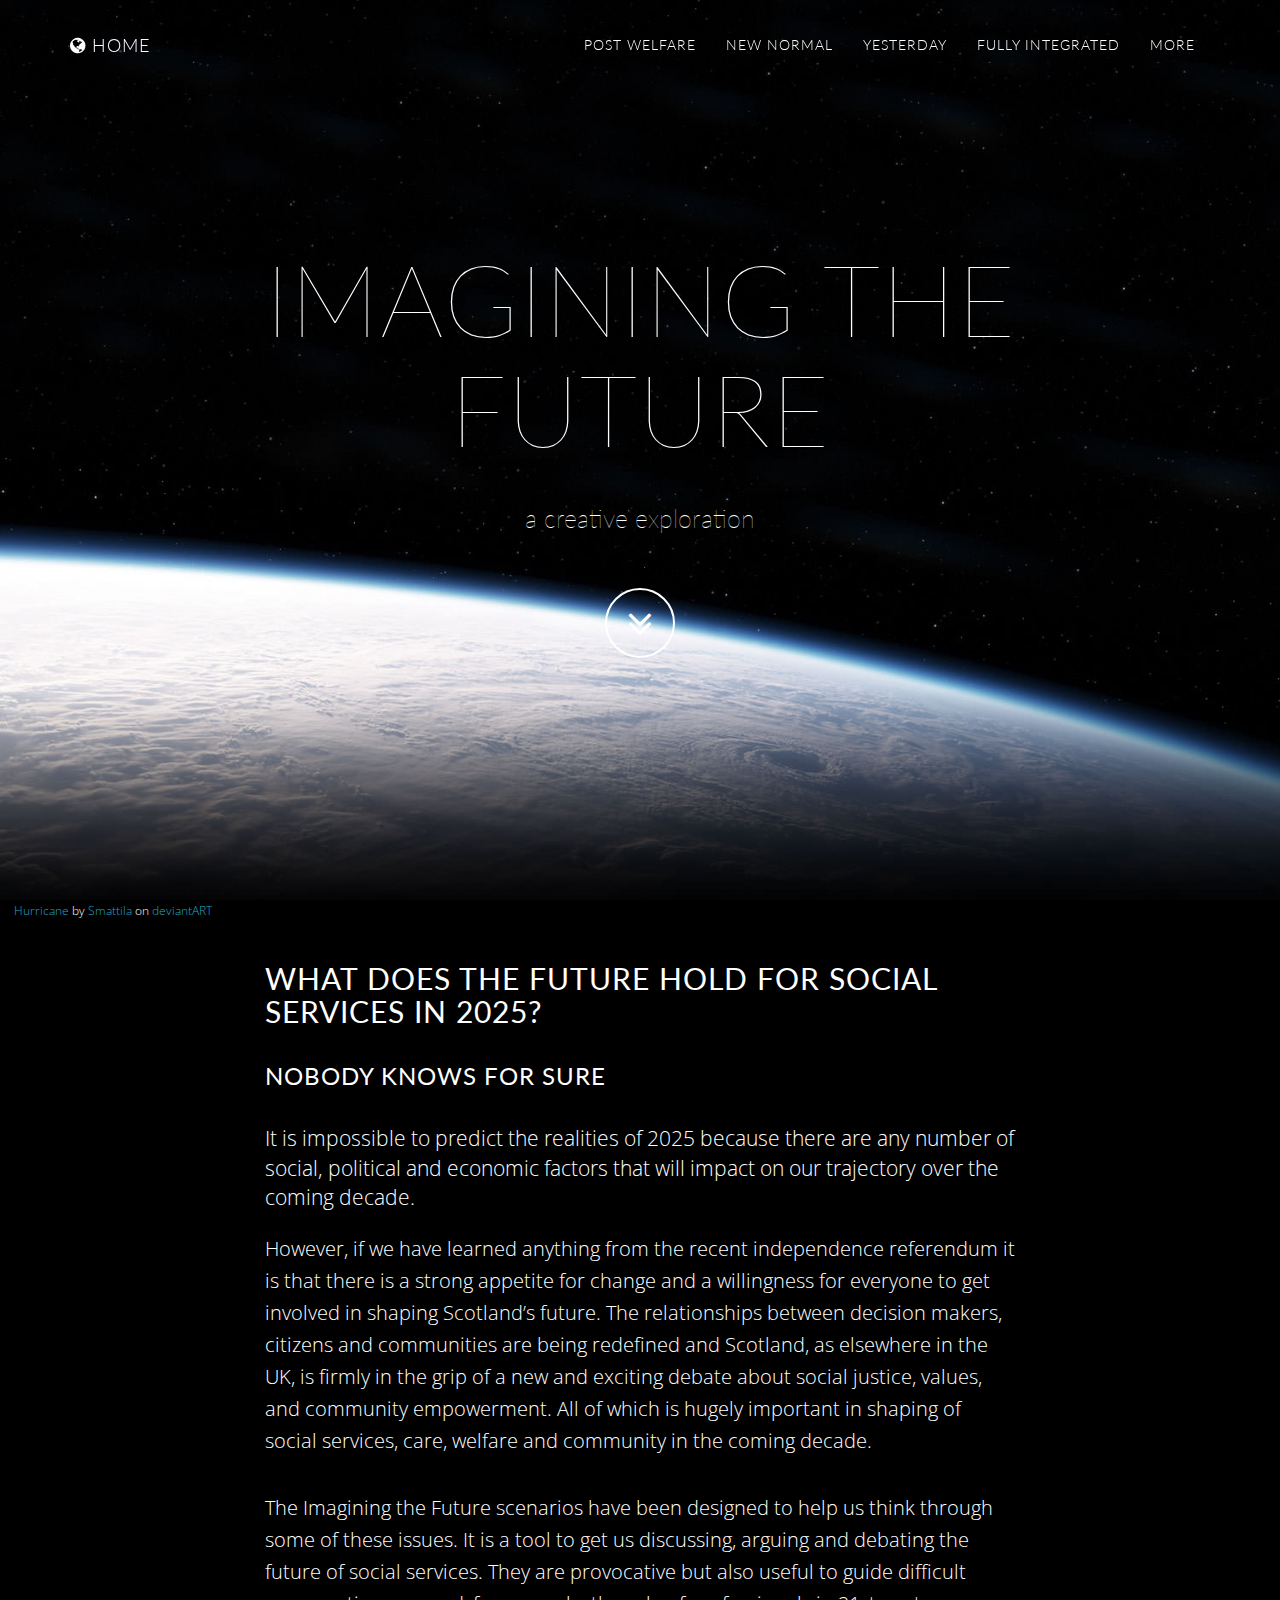
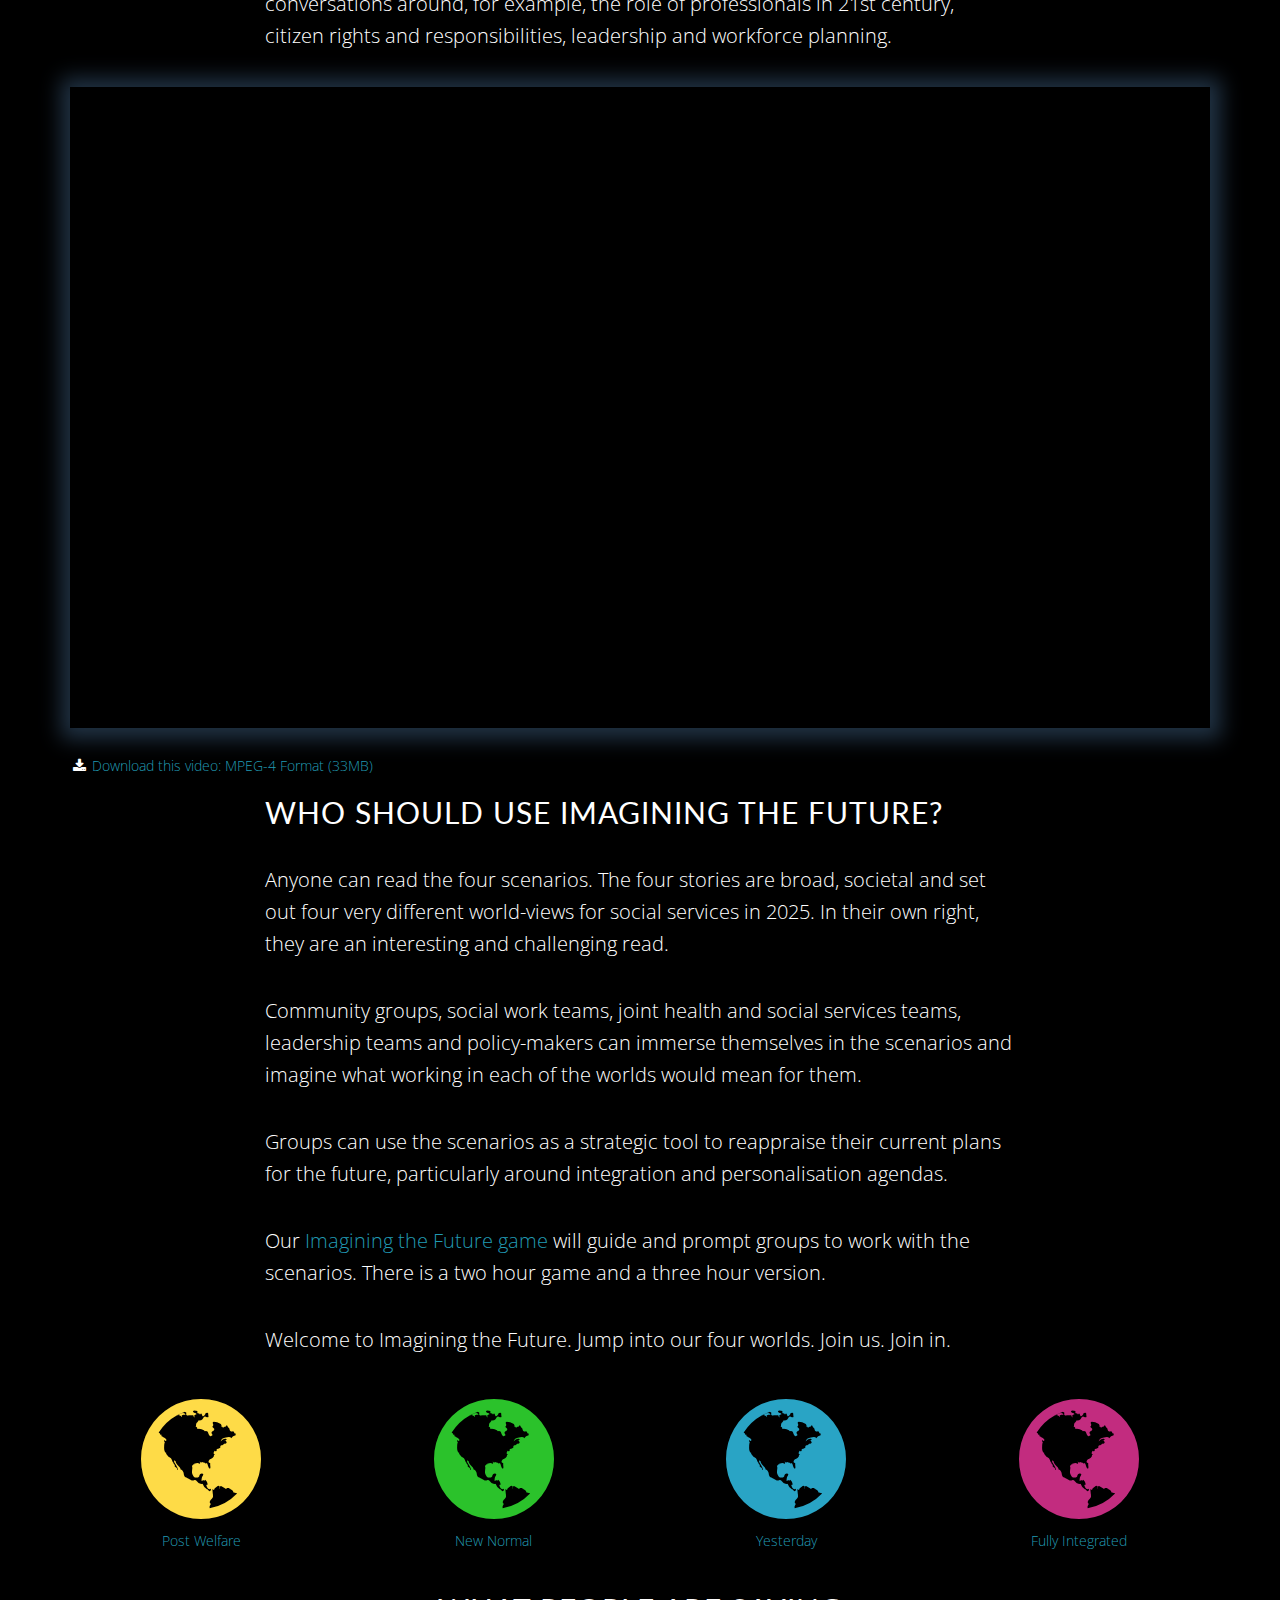
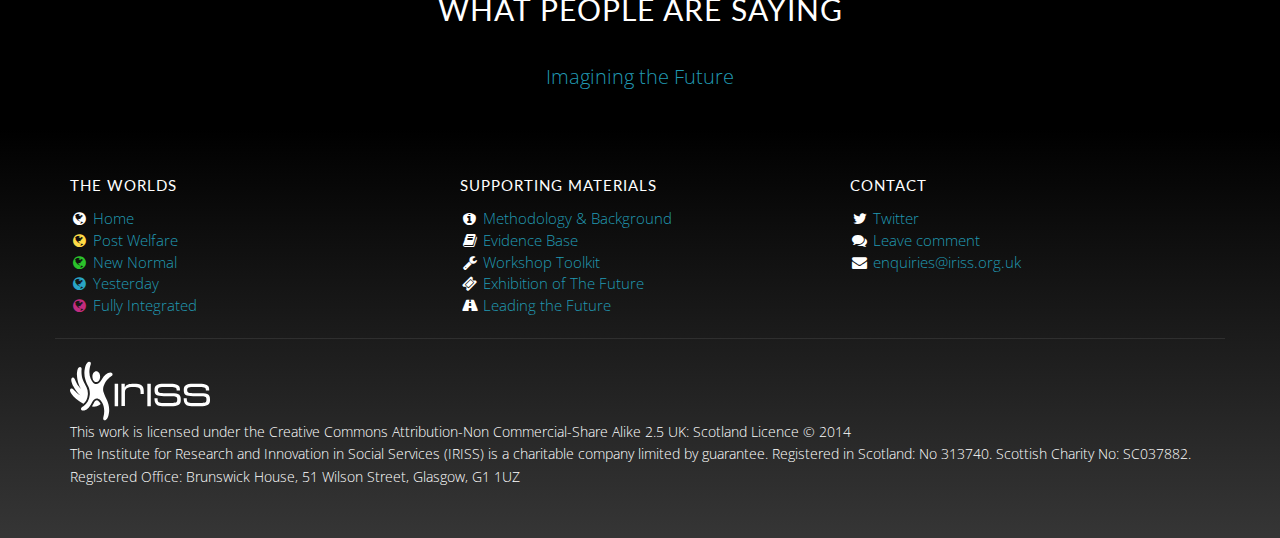
<file: index.html>
<!DOCTYPE html>
<html lang="en">
	<head>
		<meta charset="utf-8">
		<meta http-equiv="X-UA-Compatible" content="IE=edge">
		<meta name="viewport" content="width=device-width, initial-scale=1">
		<meta name="description" content="What will social care, support and community be like in Scotland 2025? Drawing on research, opinion and other sources, Imagining the Future shows how four very contrasting worlds might emerge, and why.">
		<meta name="author" content="The Institute for Research and Innovation in Social Services (IRISS)">
		
		<!--	TWITTER CARD	-->
		<meta name="twitter:card" content="summary_large_image">
		<meta name="twitter:site" content="@irissorg">
		<meta name="twitter:creator" content="@irissorg">
		<meta name="twitter:title" content="Imagining the Future - a creative exploration">
		<meta name="twitter:description" content="What will social care, support and community be like in Scotland 2025? Drawing on research, opinion and other sources, Imagining the Future shows how four very contrasting worlds might emerge, and why.">
		<meta name="twitter:image:src" content="http://content.iriss.org.uk/2025/img/intro-bg.jpg">
		<!--	FACEBOOK OPENGRAPH		-->
		<meta property="og:site_name" content="Imagining the Future of support and social services in 2025" />
		<meta property="og:title" content="Imagining the Future - a creative exploration" />
		<meta property="og:type" content="article" />
		<meta property="og:url" content="http://content.iriss.org.uk/2025" />
		<meta property="og:image" content="http://content.iriss.org.uk/2025/img/intro-bg.jpg" />
		<!--	GOOGLE		-->
		<script type="application/ld+json"> { "@context" : "http://schema.org", "@type" : "Article", "name" : "Imagining the Future a creative exploration", "author" : { "@type" : "Person", "name" : "Robert Rae" }, "datePublished" : "2014-11-13", "image" : "http://content.iriss.org.uk/2025/img/intro-bg.jpg", "url" : "http://content.iriss.org.uk/2025/", "publisher" : { "@type" : "Organization", "name" : "The Institute for Research and Innovation in Social Services (IRISS)" } } </script>
		<title>Imagining the Future of support and social services in 2025 | a creative exploration</title>
		<link href="css/bootstrap.min.css" rel="stylesheet">
		<link href="css/custom.css" rel="stylesheet">
		<link href="css/font-awesome.min.css" rel="stylesheet" type="text/css">
		<!-- <link href='http://fonts.googleapis.com/css?family=Lato:700,400,300,100' rel='stylesheet' type='text/css'>
		<link href='http://fonts.googleapis.com/css?family=Open+Sans' rel='stylesheet' type='text/css'> -->
		<link href='http://fonts.googleapis.com/css?family=Open+Sans%7CLato:400,100,300,700' rel='stylesheet' type='text/css'>
		<link rel="stylesheet" href="css/print.css" type="text/css" media="print">
				<!--[if lt IE 9]>
				<style>
					.content-section {padding-top: 1em;}
					.img-reponsive{width:100%;}
				</style>
				<script src="https://oss.maxcdn.com/libs/html5shiv/3.7.0/html5shiv.js"></script>
				<script src="https://oss.maxcdn.com/libs/respond.js/1.4.2/respond.min.js"></script>
				<![endif]-->
			</head>
			<body id="page-top" data-spy="scroll" data-target=".navbar-fixed-top">
				<!-- Navigation -->
				<nav class="navbar navbar-custom navbar-fixed-top" role="navigation">
					<div class="container">
						<div class="navbar-header">
							<button type="button" class="navbar-toggle" data-toggle="collapse" data-target=".navbar-main-collapse">
							<i class="fa fa-bars"></i>
							</button>
							<a class="navbar-brand page-scroll" href="index.html#page-top">
								<i class="fa fa-globe"></i> Home
							</a>
						</div>
						<!-- Collect the nav links, forms, and other content for toggling -->
						<div class="collapse navbar-collapse navbar-right navbar-main-collapse">
							<ul class="nav navbar-nav">
								<!-- Hidden li included to remove active class from about link when scrolled up past about section -->
								<li class="hidden">
									<a href="index.html#page-top"></a>
								</li>
								<li class="postwelfare"><a href="post.html">Post Welfare</a>
							</li>
							<li class="newnormal"><a href="newnormal.html">New Normal</a>
						</li>
						<li class="yesterday"><a href="yesterday.html">Yesterday</a>
					</li>
					<li class="fullyintegrated"><a href="fullyintegrated.html">Fully Integrated</a>
				</li>
				<li class="supportingmaterial"><a href="supportingmaterial.html">More</a>
			</li>
		</ul>
	</div>
	<!-- /.navbar-collapse -->
</div>
<!-- /.container -->
</nav>
<!-- Intro Header -->
<header class="intro home-intro">
<div class="intro-body">
	<div class="container">
		<div class="row">
			<div class="col-md-12">
				<h1 class="brand-heading">Imagining the Future</h1>
				<p class="intro-text">a creative exploration</p>
				<a href="#intro" class="btn btn-circle page-scroll">
					<i class="fa fa-angle-double-down animated"></i>
				</a>
			</div>
		</div>
	</div>
</div>
</header>
<div class="headercredithome"><small><a href="http://smattila.deviantart.com/art/Hurricane-154411446">Hurricane</a> by <a href="http://smattila.deviantart.com/"> Smattila</a>  on <a href="http://www.deviantart.com">deviantART</a></small></div>
<section id="intro" class="container content-section">
<div class="row">
	<div class="col-lg-8 col-lg-offset-2">
		<h2>What does the future hold for social services in 2025?</h2>
		<h3>Nobody knows for sure</h3>
		<p class="lead">It is impossible to predict the realities of 2025 because there are any number of social, political and economic factors that will impact on our trajectory over the coming decade.</p>
		<p>However, if we have learned anything from the recent independence referendum it is that there is a strong appetite for change and a willingness for everyone to get involved in shaping Scotland’s future. The relationships between decision makers, citizens and communities are being redefined and Scotland, as elsewhere in the UK, is firmly in the grip of a new and exciting debate about social justice, values, and community empowerment. All of which is hugely important in shaping of social services, care, welfare and community in the coming decade.</p>
		<p>The Imagining the Future scenarios have been designed to help us think through some of these issues. It is a tool to get us discussing, arguing and debating the future of social services. They are provocative but also useful to guide difficult conversations around, for example, the role of professionals in 21st century, citizen rights and responsibilities, leadership and workforce planning.</p>
	</div></div>
	<div class="row">
		<div class="col-lg-12">
			<div class="embed-responsive embed-responsive-16by9 videoplayer" id="universe">
				<iframe class="embed-responsive-item" src="//player.vimeo.com/video/110375025?title=0&amp;byline=0&amp;portrait=0"></iframe>
			</div>
			<i class="fa fa-download fa-fw"></i> <a href="img/iriss-itf-2014.mp4">Download this video: MPEG-4 Format (33MB)</a>
		</div></div>
		<div class="row">
			<div class="col-lg-8 col-lg-offset-2">
				<br>
				<h2>Who should use Imagining the Future?</h2>
				<p>Anyone can read the four scenarios. The four stories are broad, societal and set out four very different world-views for social services in 2025. In their own right, they are an interesting and challenging read.</p>
				<p>Community groups, social work teams, joint health and social services teams, leadership teams and policy-makers can immerse themselves in the scenarios and imagine what working in each of the worlds would mean for them.</p>
				<p>Groups can use the scenarios as a strategic tool to reappraise their current plans for the future, particularly around integration and personalisation agendas.</p>
				<p>Our <a href="workshop.html">Imagining the Future game</a> will guide and prompt groups to work with the scenarios. There is a two hour game and a three hour version.</p>
				<p>Welcome to Imagining the Future. Jump into our four worlds. Join us. Join in.</p>
			</div>
		</div>

		<div class="row text-center globenav">
			<div class="col-xs-3 text-center"><a href="post.html"><i class="fa fa-globe fa-fw postwelfareglobe"></i><br>Post Welfare</a></div>
			<div class="col-xs-3 text-center"><a href="newnormal.html"><i class="fa fa-globe fa-fw newnormalglobe"></i><br>New Normal</a></div>
			<div class="col-xs-3 text-center"><a href="yesterday.html"><i class="fa fa-globe fa-fw yesterdayglobe"></i><br>Yesterday</a></div>
			<div class="col-xs-3 text-center"><a href="fullyintegrated.html"><i class="fa fa-globe fa-fw integratedglobe"></i><br>Fully Integrated</a></div>
		</div>
		
	</section>

	<section id="activity" class="container content-section">
		<div class="row">
			<div class="col-lg-8 col-lg-offset-2 text-center">
				<h2>What people are saying</h2><p>
				<a class="twitter-timeline" href="/irissorg/timelines/532459935528157184" data-widget-id="532462367536209921">Imagining the Future</a> <script>!function(d,s,id){var js,fjs=d.getElementsByTagName(s)[0],p=/^http:/.test(d.location)?'http':'https';if(!d.getElementById(id)){js=d.createElement(s);js.id=id;js.src=p+"://platform.twitter.com/widgets.js";fjs.parentNode.insertBefore(js,fjs);}}(document,"script","twitter-wjs");</script></p>
			</div>
		</div>
	</section>
	
	<!-- Footer -->
	<footer>
		<div class="container">
			<div class="row subfooter">
				<div class="col-sm-4">
					<h2>The Worlds</h2>
					<ul class="list-unstyled">
						<li><i class="fa fa-globe fa-fw" aria-hidden="true"></i><a href="index.html"> Home</a></li>
						<li><i class="fa fa-globe fa-fw postwelfareglobe-small" aria-hidden="true"></i><a href="post.html"> Post Welfare</a></li>
						<li><i class="fa fa-globe fa-fw newnormalglobe-small" aria-hidden="true"></i><a href="newnormal.html"> New Normal</a></li>
						<li><i class="fa fa-globe fa-fw yesterdayglobe-small" aria-hidden="true"></i><a href="yesterday.html"> Yesterday</a></li>
						<li><i class="fa fa-globe fa-fw integratedglobe-small" aria-hidden="true"></i><a href="fullyintegrated.html"> Fully Integrated</a></li>
					</ul>
				</div>
				
				<div class="col-sm-4">
					<h2>Supporting Materials</h2>
					<ul class="list-unstyled">
						<li><i class="fa fa-info-circle fa-fw" aria-hidden="true"></i> <a href="method.html">Methodology &amp; Background</a></li>
						<li><i class="fa fa-book fa-fw" aria-hidden="true"></i> <a href="evidence.html">Evidence Base</a></li>
						<li><i class="fa fa-wrench fa-fw" aria-hidden="true"></i> <a href="workshop.html">Workshop Toolkit</a></li>
						<li><i class="fa fa-ticket fa-fw" aria-hidden="true"></i> <a href="exhibition.html">Exhibition of The Future</a></li>
						<li><i class="fa fa-road fa-fw" aria-hidden="true"></i> <a href="leading.html">Leading the Future</a></li>
					</ul>
				</div>

				<div class="col-sm-4">
					<h2>Contact</h2>
					<ul class="list-unstyled">
						<li><i class="fa fa-twitter fa-fw" aria-hidden="true"></i> <a href="https://twitter.com/hashtag/itfiriss?src=hash">Twitter</a></li>
						<li><i class="fa fa-comments fa-fw" aria-hidden="true"></i> <a href="workshop.html#feedback">Leave comment</a></li>
						<li><i class="fa fa-envelope fa-fw" aria-hidden="true"></i> <a href="mailto:enquiries@iriss.org.uk">enquiries@iriss.org.uk</a></li>
					</ul>
				</div>
				
			</div>
			
			<div class="row">
				<div class="col-lg-12">
					<a href="http://www.iriss.org.uk" class="hidden-print">
						<img width="140" height="60" title="Visit the IRISS website" alt="Institute for Research and Innovation in the Social Services" src="img/logo-iriss.svg" class="hidden-print" />
					</a>
					<img width="140" height="60" title="Visit the IRISS website" alt="Institute for Research and Innovation in the Social Services" src="img/logo-iriss-black.svg" class="visible-print-inline" />
					<p>This work is licensed under the Creative Commons Attribution-Non Commercial-Share Alike 2.5 UK: Scotland Licence &copy; 2014</p>
					<p>The Institute for Research and Innovation in Social Services (IRISS) is a charitable company limited by guarantee. Registered in Scotland: No 313740. Scottish Charity No: SC037882. Registered Office: Brunswick House, 51 Wilson Street, Glasgow, G1 1UZ</p>
				</div></div>
			</div>
		</footer>
<script src="js/jquery-1.11.1.min.js"></script>
<script async src="js/bootstrap.min.js"></script>
<!-- <script async src="js/jquery.easing.min.js"></script> -->
<!-- <script src="js/svgeezy.min.js"></script> -->
<script async src="js/custom.js"></script>
<script>
(function(i,s,o,g,r,a,m){i['GoogleAnalyticsObject']=r;i[r]=i[r]||function(){
(i[r].q=i[r].q||[]).push(arguments)},i[r].l=1*new Date();a=s.createElement(o),
m=s.getElementsByTagName(o)[0];a.async=1;a.src=g;m.parentNode.insertBefore(a,m)
})(window,document,'script','//www.google-analytics.com/analytics.js','ga');
ga('create', 'UA-814723-1', 'auto');
ga('send', 'pageview');
</script>
</body>
</html>
</file>
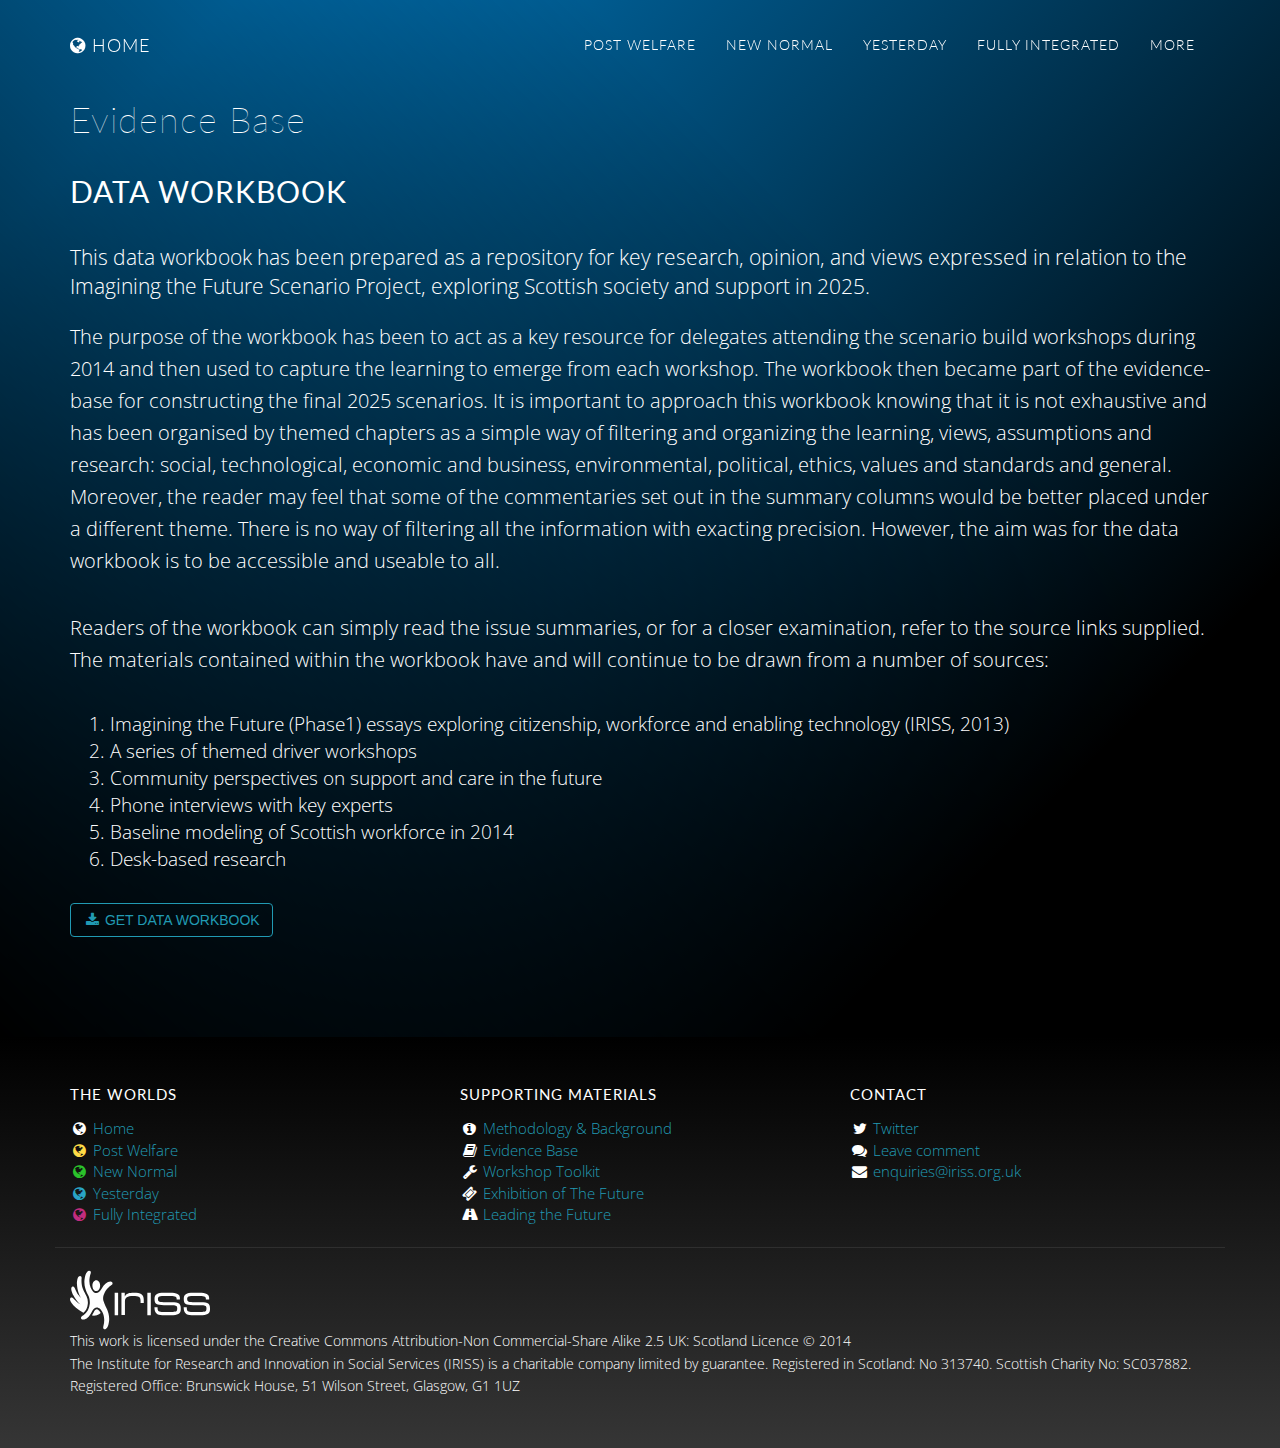
<file: evidence.html>
<!DOCTYPE html>
<html lang="en">
	<head>
		<meta charset="utf-8">
		<meta http-equiv="X-UA-Compatible" content="IE=edge">
		<meta name="viewport" content="width=device-width, initial-scale=1">
		<meta name="description" content="The evidence base for Imagining the Future.">
		<meta name="author" content="The Institute for Research and Innovation in Social Services (IRISS)">
		
		<!--	TWITTER CARD	-->
		<meta name="twitter:card" content="summary_large_image">
		<meta name="twitter:site" content="@irissorg">
		<meta name="twitter:creator" content="@irissorg">
		<meta name="twitter:title" content="Imagining the Future - Evidence Base">
		<meta name="twitter:description" content="The evidence base for Imagining the Future.">
		<meta name="twitter:image:src" content="http://content.iriss.org.uk/2025/img/intro-bg.jpg">
		<!--	FACEBOOK OPENGRAPH		-->
		<meta property="og:site_name" content="Imagining the Future of support and social services in 2025" />
		<meta property="og:title" content="Imagining the Future - Evidence Base" />
		<meta property="og:type" content="article" />
		<meta property="og:url" content="http://content.iriss.org.uk/2025/evidence.html" />
		<meta property="og:image" content="http://content.iriss.org.uk/2025/img/intro-bg.jpg" />
		<!--	GOOGLE		-->
		<script type="application/ld+json"> { "@context" : "http://schema.org", "@type" : "Article", "name" : "Imagining the Future - Evidence Base", "author" : { "@type" : "Person", "name" : "Robert Rae" }, "datePublished" : "2014-11-13", "image" : "http://content.iriss.org.uk/2025/img/intro-bg.jpg", "url" : "http://content.iriss.org.uk/2025/evidence.html", "publisher" : { "@type" : "Organization", "name" : "The Institute for Research and Innovation in Social Services (IRISS)" } } </script>
		<title>Imagining the Future of support and social services in 2025 | Evidence Base</title>
		<link href="css/bootstrap.min.css" rel="stylesheet">
		<link href="css/custom.css" rel="stylesheet">
		<link href="css/font-awesome.min.css" rel="stylesheet" type="text/css">
		<!-- <link href='http://fonts.googleapis.com/css?family=Lato:700,400,300,100' rel='stylesheet' type='text/css'>
		<link href='http://fonts.googleapis.com/css?family=Open+Sans' rel='stylesheet' type='text/css'> -->
		<link href='http://fonts.googleapis.com/css?family=Open+Sans%7CLato:400,100,300,700' rel='stylesheet' type='text/css'>
		<link rel="stylesheet" href="css/print.css" type="text/css" media="print">
				<!--[if lt IE 9]>
				<script src="https://oss.maxcdn.com/libs/html5shiv/3.7.0/html5shiv.js"></script>
				<script src="https://oss.maxcdn.com/libs/respond.js/1.4.2/respond.min.js"></script>
				<![endif]-->
			</head>
			<body id="page-top" data-spy="scroll" data-target=".navbar-fixed-top" class="landed extra dark">
				<!-- Navigation -->
				<nav class="navbar navbar-custom navbar-fixed-top" role="navigation">
					<div class="container">
						<div class="navbar-header">
							<button type="button" class="navbar-toggle" data-toggle="collapse" data-target=".navbar-main-collapse">
							<i class="fa fa-bars"></i>
							</button>
							<a class="navbar-brand page-scroll" href="index.html">
								<i class="fa fa-globe"></i> Home
							</a>
						</div>
						<!-- Collect the nav links, forms, and other content for toggling -->
						<div class="collapse navbar-collapse navbar-right navbar-main-collapse">
							<ul class="nav navbar-nav">
								<!-- Hidden li included to remove active class from about link when scrolled up past about section -->
								<li class="hidden">
									<a href="index.html#page-top"></a>
								</li>
								<li class="postwelfare"><a href="post.html">Post Welfare</a>
							</li>
							<li class="newnormal"><a href="newnormal.html">New Normal</a>
						</li>
						<li class="yesterday"><a href="yesterday.html">Yesterday</a>
					</li>
					<li class="fullyintegrated"><a href="fullyintegrated.html">Fully Integrated</a>
				</li>
				<li class="supportingmaterial"><a href="supportingmaterial.html">More</a>
			</li>
		</ul>
	</div>
	<!-- /.navbar-collapse -->
</div>
<!-- /.container -->
</nav>
<!-- Intro Header -->
<header class="intro-alt yesterday-grad">
<div class="intro-body">
	<div class="container">
		<div class="row">
			<div class="col-md-12">
				<h1>Evidence Base</h1>
				<h2>Data Workbook</h2>
				<p class="lead">This data workbook has been prepared as a repository for key research, opinion, and views expressed in relation to the Imagining the Future Scenario Project, exploring Scottish society and support in 2025.</p>
				<p>The purpose of the workbook has been to act as a key resource for delegates attending the scenario build workshops during 2014 and then used to capture the learning to emerge from each workshop. The workbook then became part of the evidence-base for constructing the final 2025 scenarios. It is important to approach this workbook knowing that it is not exhaustive and has been organised by themed chapters as a simple way of filtering and organizing the learning, views, assumptions and research: social, technological, economic and business, environmental, political, ethics, values and standards and general. Moreover, the reader may feel that some of the commentaries set out in the summary columns would be better placed under a different theme. There is no way of filtering all the information with exacting precision. However, the aim was for the data workbook is to be accessible and useable to all. </p>
				<p>Readers of the workbook can simply read the issue summaries, or for a closer examination, refer to the source links supplied. The materials contained within the workbook have and will continue to be drawn from a number of sources:</p>
				<ol>
					<li>Imagining the Future (Phase1) essays exploring citizenship, workforce and enabling technology (IRISS, 2013)</li>
					<li>A series of themed driver workshops</li>
					<li>Community perspectives on support and care in the future</li>
					<li>Phone interviews with key experts</li>
					<li> Baseline modeling of Scottish workforce in 2014</li>
					<li>Desk-based research</li>
				</ol><br>
					<a href="img/imagining-the-future-dataworkbook-2014.pdf" class="btn btn-default"><i class="fa fa-download fa-fw"></i> <span class="network-name">Get Data workbook</span></a>
			</div>
		</div>
	</div>
</div>
</header>

<!-- Footer -->
	<footer>
		<div class="container">
			<div class="row subfooter">
				<div class="col-sm-4">
					<h2>The Worlds</h2>
					<ul class="list-unstyled">
						<li><i class="fa fa-globe fa-fw" aria-hidden="true"></i><a href="index.html"> Home</a></li>
						<li><i class="fa fa-globe fa-fw postwelfareglobe-small" aria-hidden="true"></i><a href="post.html"> Post Welfare</a></li>
						<li><i class="fa fa-globe fa-fw newnormalglobe-small" aria-hidden="true"></i><a href="newnormal.html"> New Normal</a></li>
						<li><i class="fa fa-globe fa-fw yesterdayglobe-small" aria-hidden="true"></i><a href="yesterday.html"> Yesterday</a></li>
						<li><i class="fa fa-globe fa-fw integratedglobe-small" aria-hidden="true"></i><a href="fullyintegrated.html"> Fully Integrated</a></li>
					</ul>
				</div>
				
				<div class="col-sm-4">
					<h2>Supporting Materials</h2>
					<ul class="list-unstyled">
						<li><i class="fa fa-info-circle fa-fw" aria-hidden="true"></i> <a href="method.html">Methodology &amp; Background</a></li>
						<li><i class="fa fa-book fa-fw" aria-hidden="true"></i> <a href="evidence.html">Evidence Base</a></li>
						<li><i class="fa fa-wrench fa-fw" aria-hidden="true"></i> <a href="workshop.html">Workshop Toolkit</a></li>
						<li><i class="fa fa-ticket fa-fw" aria-hidden="true"></i> <a href="exhibition.html">Exhibition of The Future</a></li>
						<li><i class="fa fa-road fa-fw" aria-hidden="true"></i> <a href="leading.html">Leading the Future</a></li>
					</ul>
				</div>

				<div class="col-sm-4">
					<h2>Contact</h2>
					<ul class="list-unstyled">
						<li><i class="fa fa-twitter fa-fw" aria-hidden="true"></i> <a href="https://twitter.com/hashtag/itfiriss?src=hash">Twitter</a></li>
						<li><i class="fa fa-comments fa-fw" aria-hidden="true"></i> <a href="workshop.html#feedback">Leave comment</a></li>
						<li><i class="fa fa-envelope fa-fw" aria-hidden="true"></i> <a href="mailto:enquiries@iriss.org.uk">enquiries@iriss.org.uk</a></li>
					</ul>
				</div>
				
			</div>
			
			<div class="row">
				<div class="col-lg-12">
					<a href="http://www.iriss.org.uk" class="hidden-print">
						<img width="140" height="60" title="Visit the IRISS website" alt="Institute for Research and Innovation in the Social Services" src="img/logo-iriss.svg" class="hidden-print" />
					</a>
					<img width="140" height="60" title="Visit the IRISS website" alt="Institute for Research and Innovation in the Social Services" src="img/logo-iriss-black.svg" class="visible-print-inline" />
					<p>This work is licensed under the Creative Commons Attribution-Non Commercial-Share Alike 2.5 UK: Scotland Licence &copy; 2014</p>
					<p>The Institute for Research and Innovation in Social Services (IRISS) is a charitable company limited by guarantee. Registered in Scotland: No 313740. Scottish Charity No: SC037882. Registered Office: Brunswick House, 51 Wilson Street, Glasgow, G1 1UZ</p>
				</div></div>
			</div>
		</footer>
<script src="js/jquery-1.11.1.min.js"></script>
<script async src="js/bootstrap.min.js"></script>

<!-- <script src="js/svgeezy.min.js"></script> -->
<script async src="js/custom.js"></script>
<script>
(function(i,s,o,g,r,a,m){i['GoogleAnalyticsObject']=r;i[r]=i[r]||function(){
(i[r].q=i[r].q||[]).push(arguments)},i[r].l=1*new Date();a=s.createElement(o),
m=s.getElementsByTagName(o)[0];a.async=1;a.src=g;m.parentNode.insertBefore(a,m)
})(window,document,'script','//www.google-analytics.com/analytics.js','ga');
ga('create', 'UA-814723-1', 'auto');
ga('send', 'pageview');
</script>
</body>
</html>
</file>
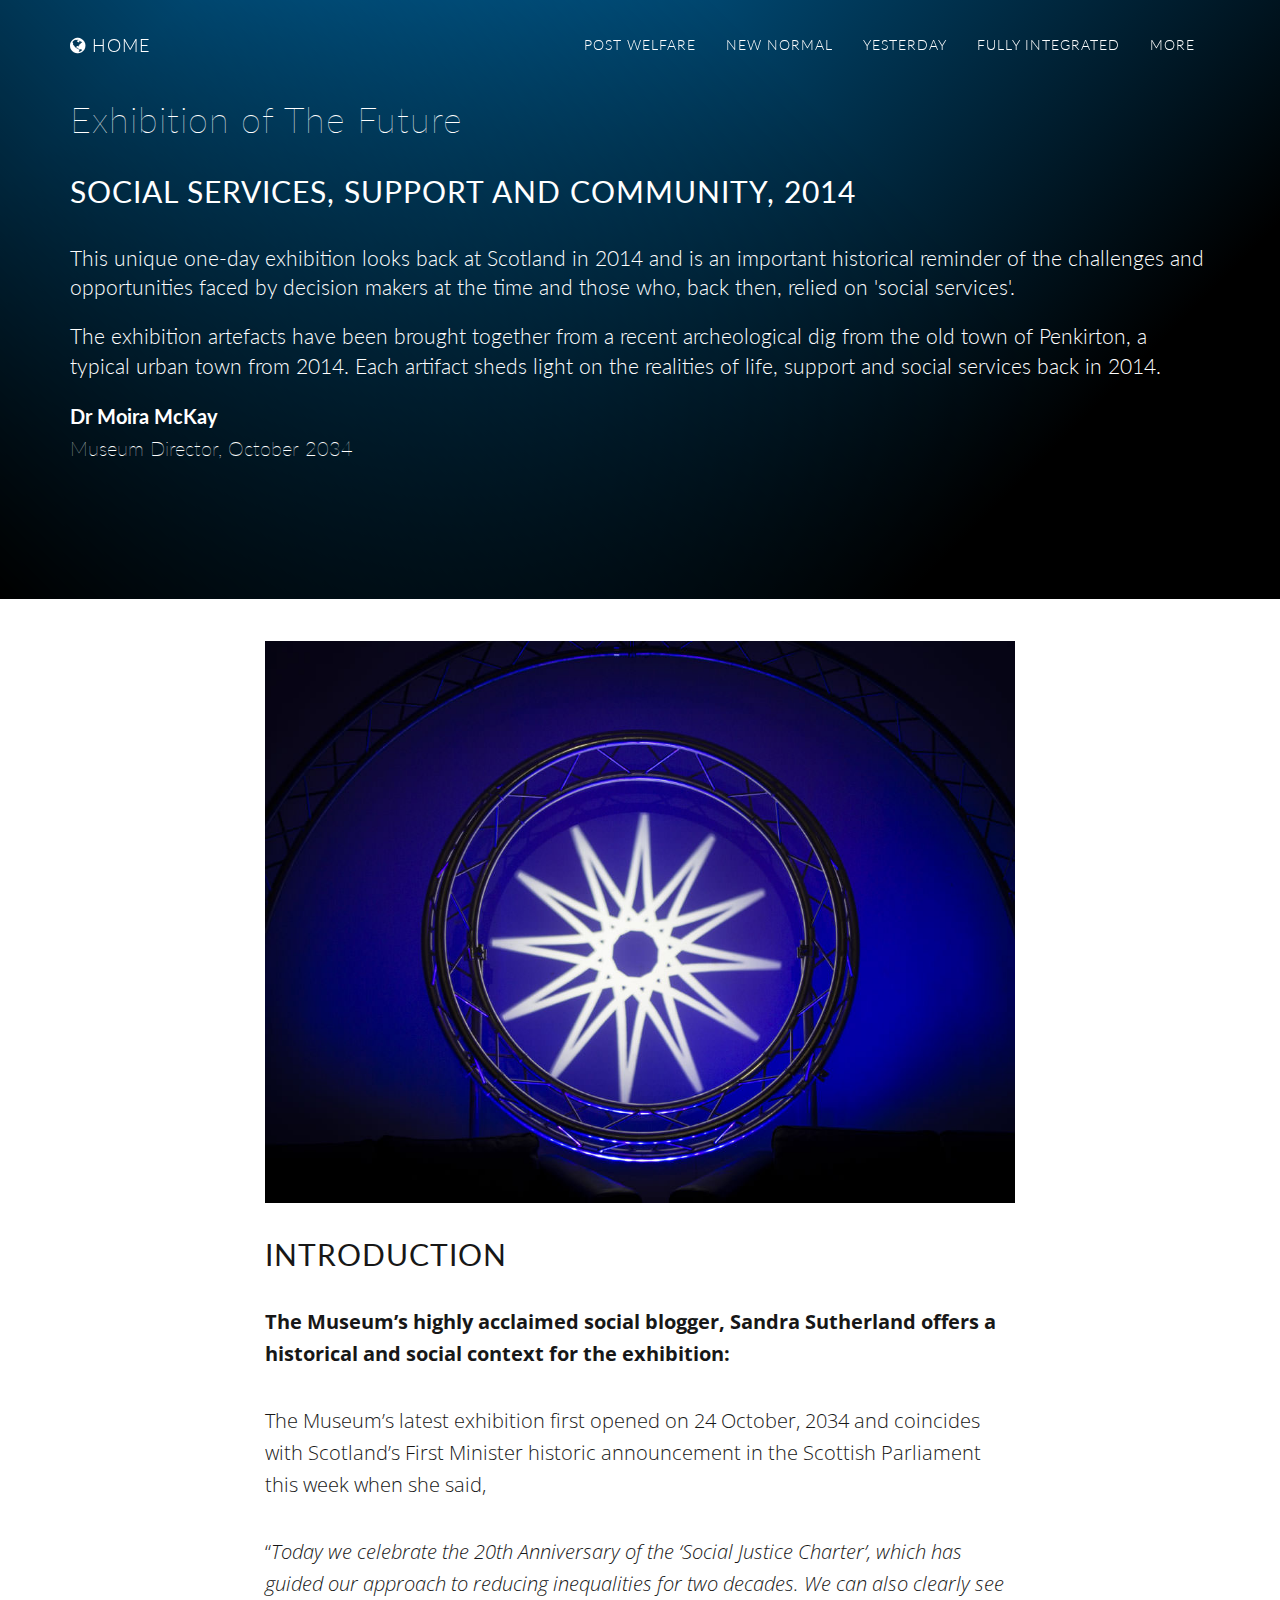
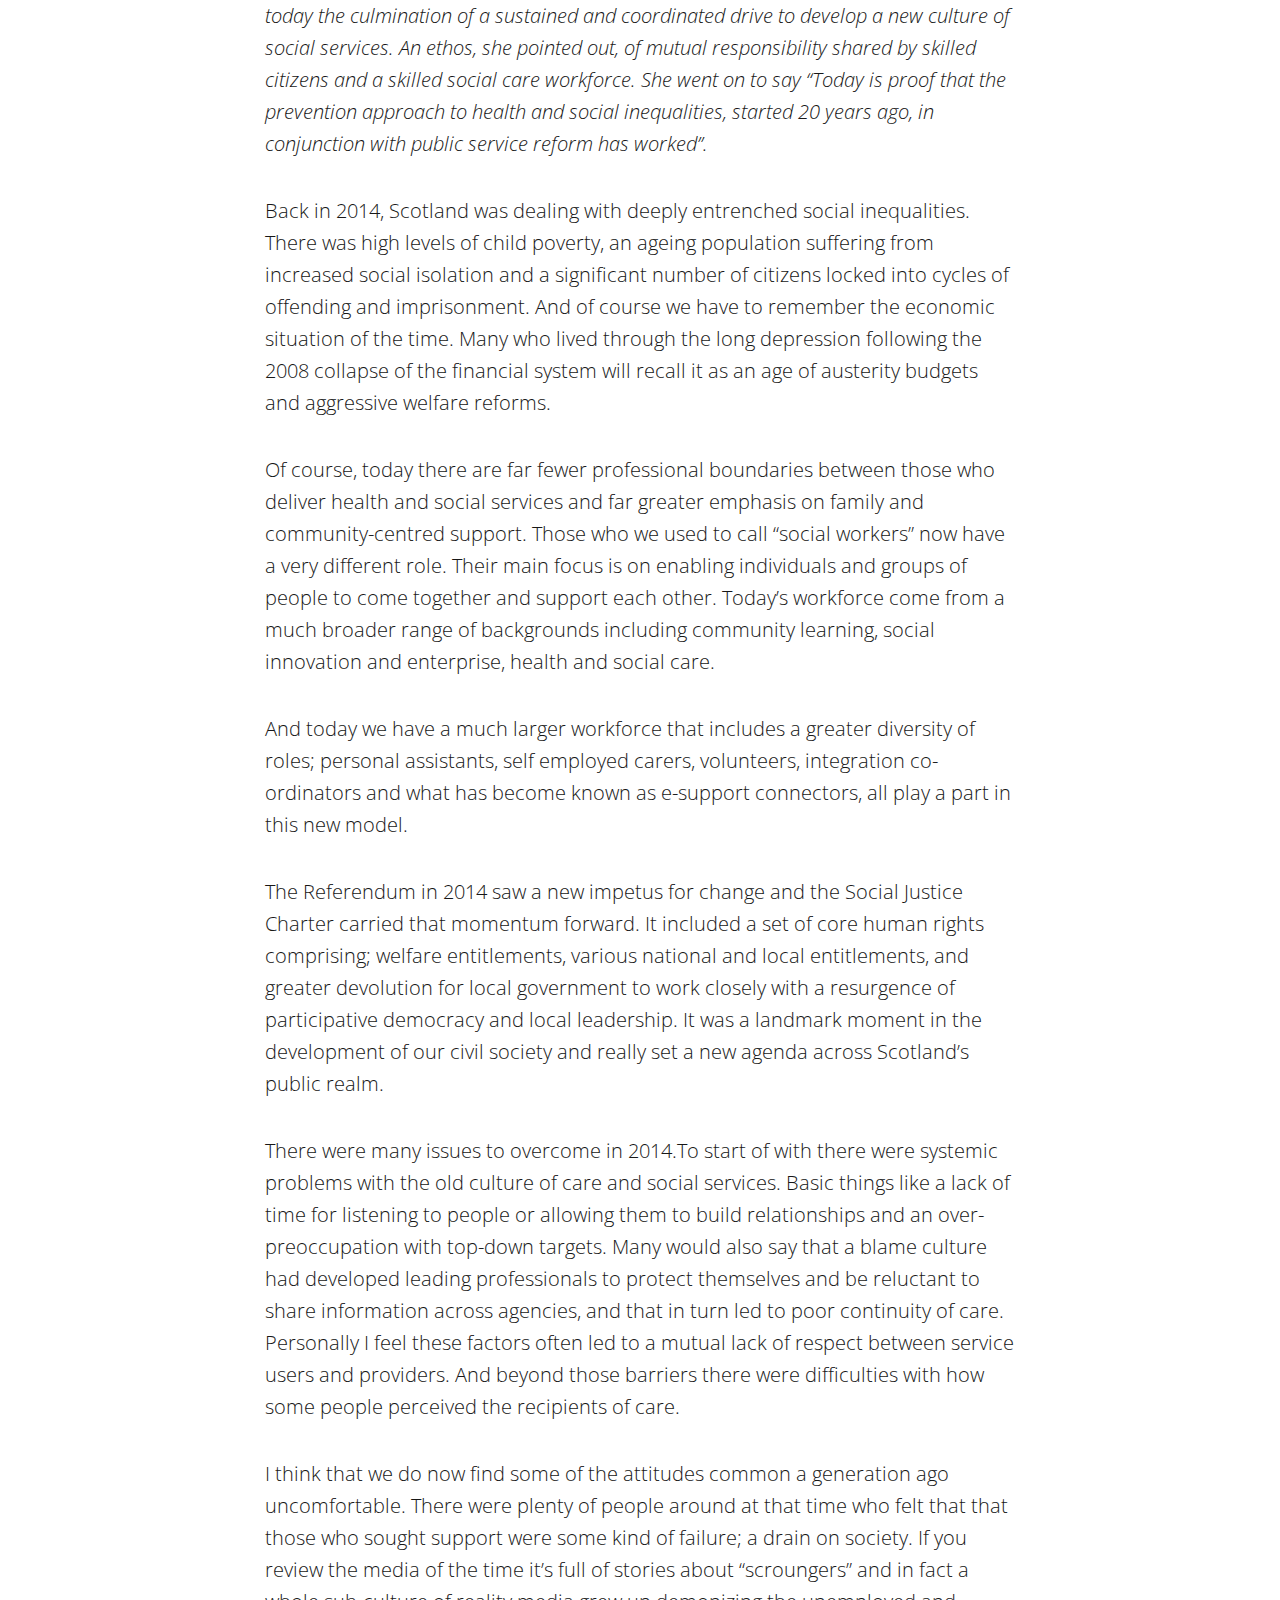
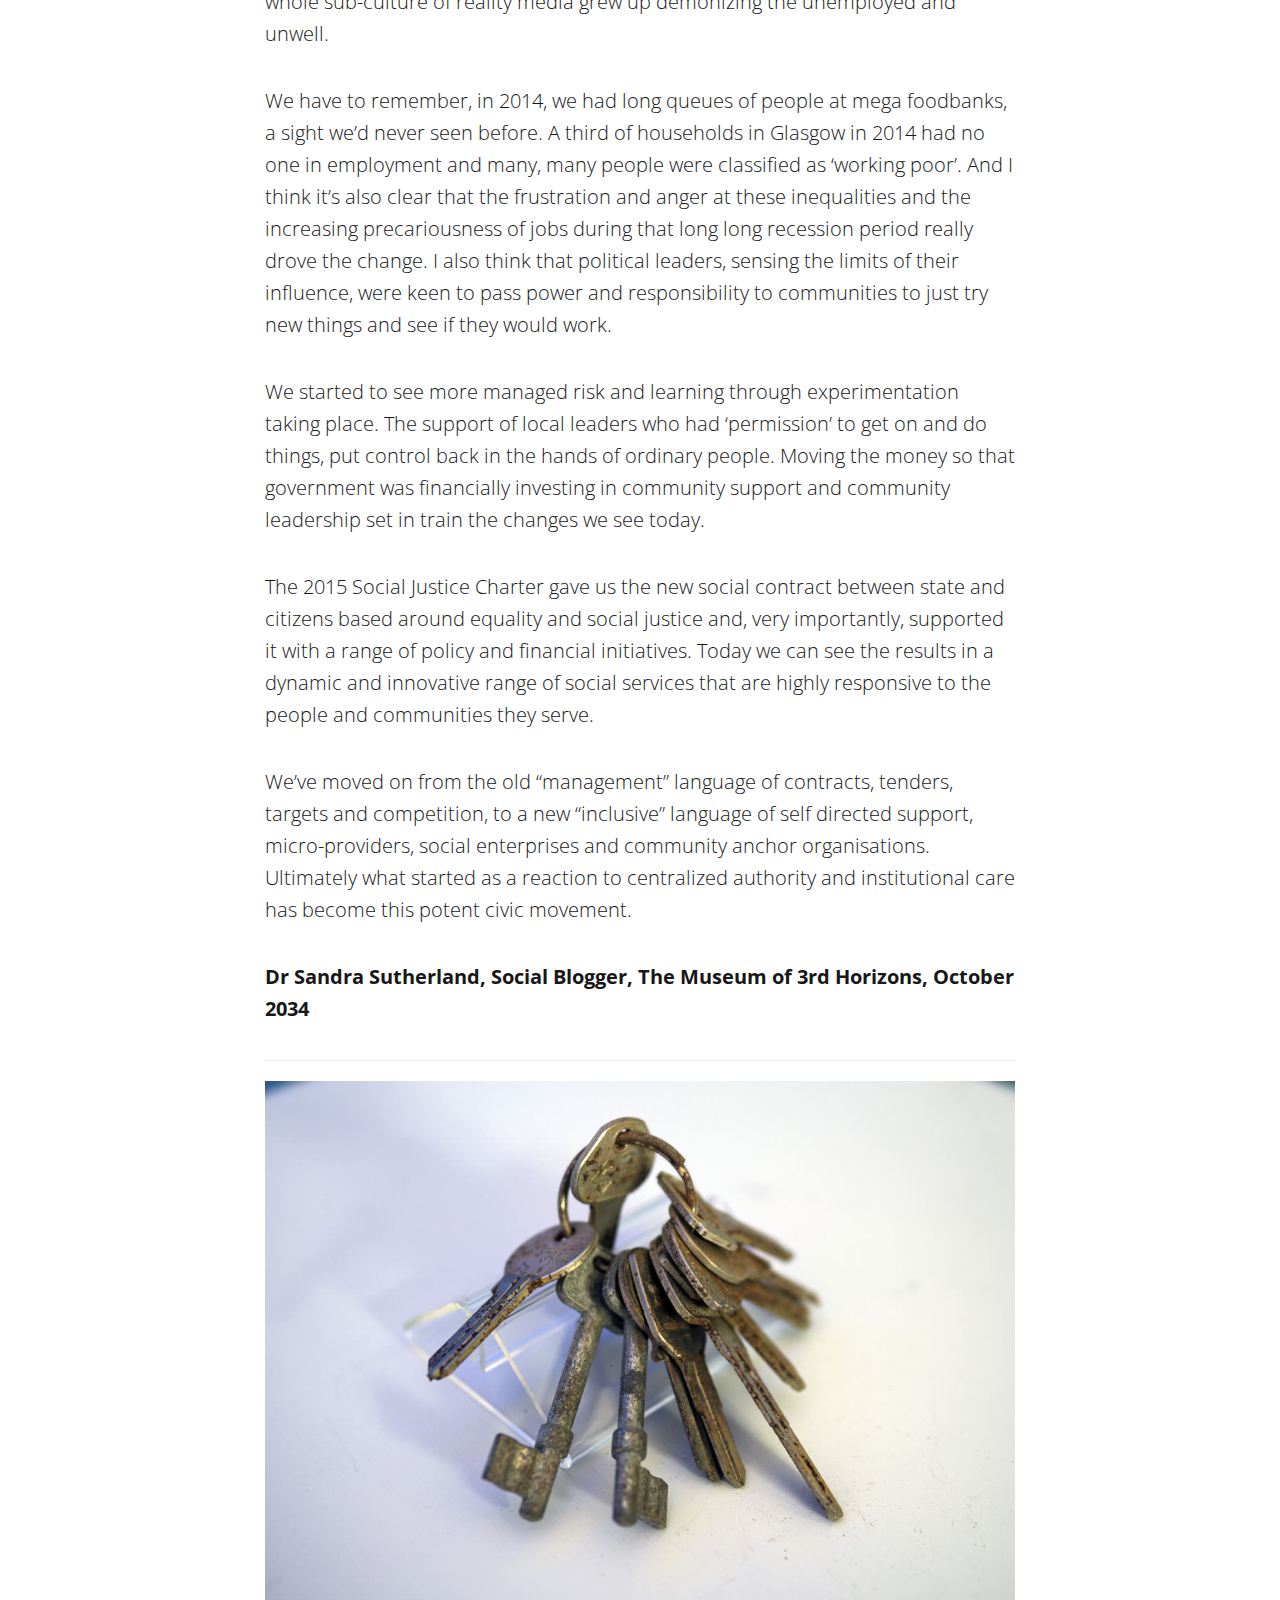
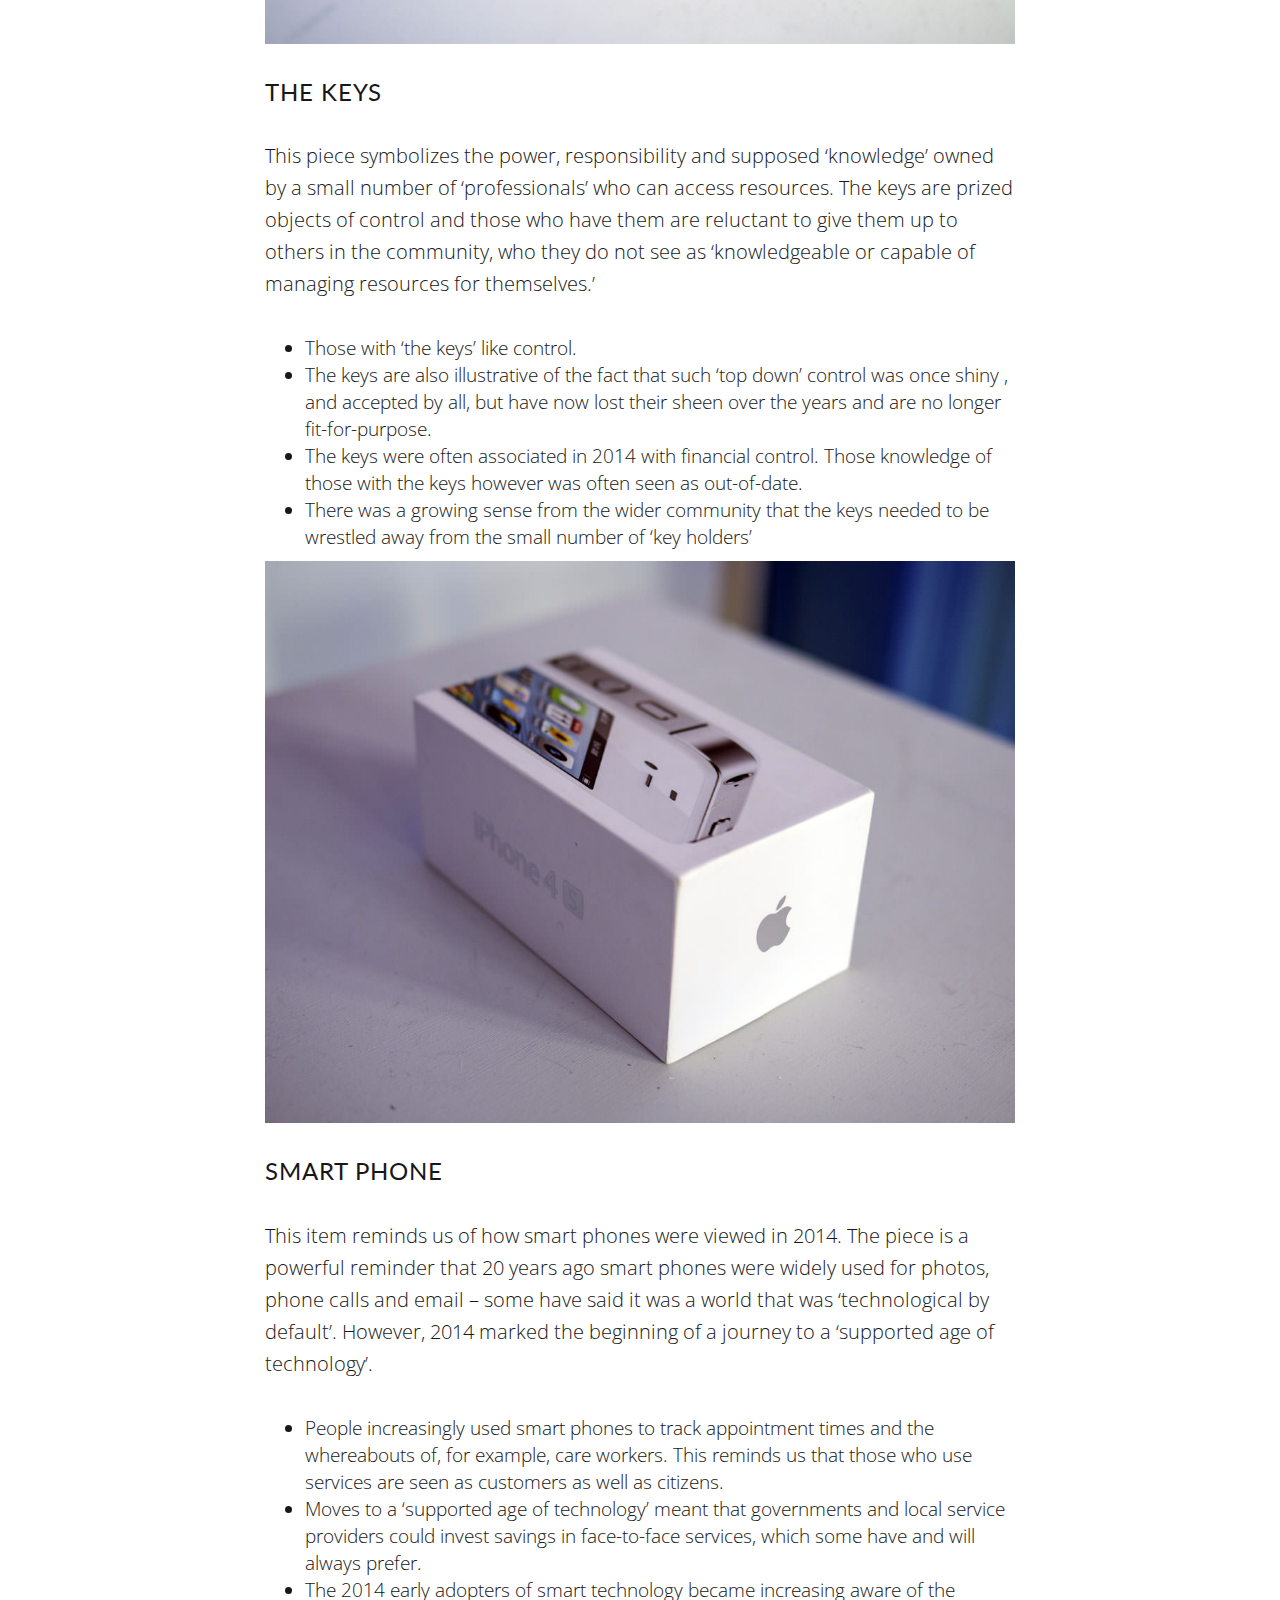
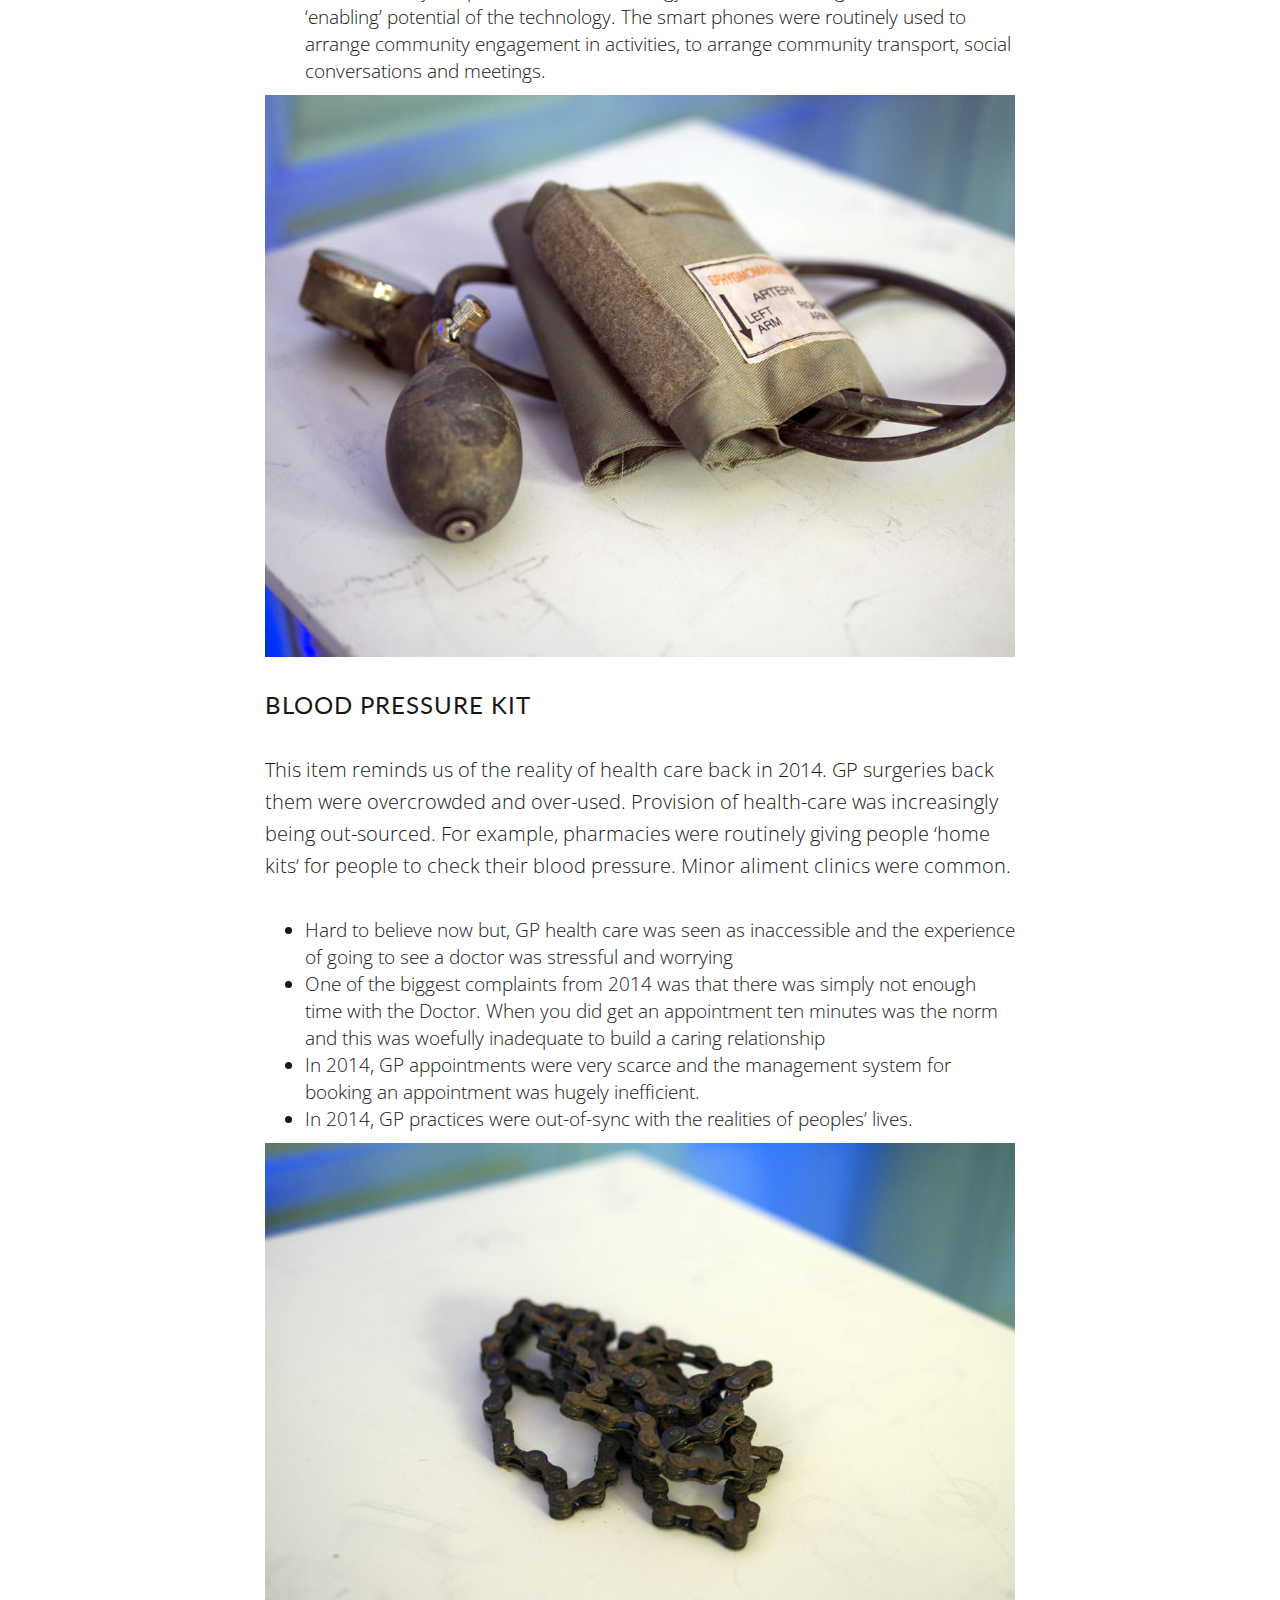
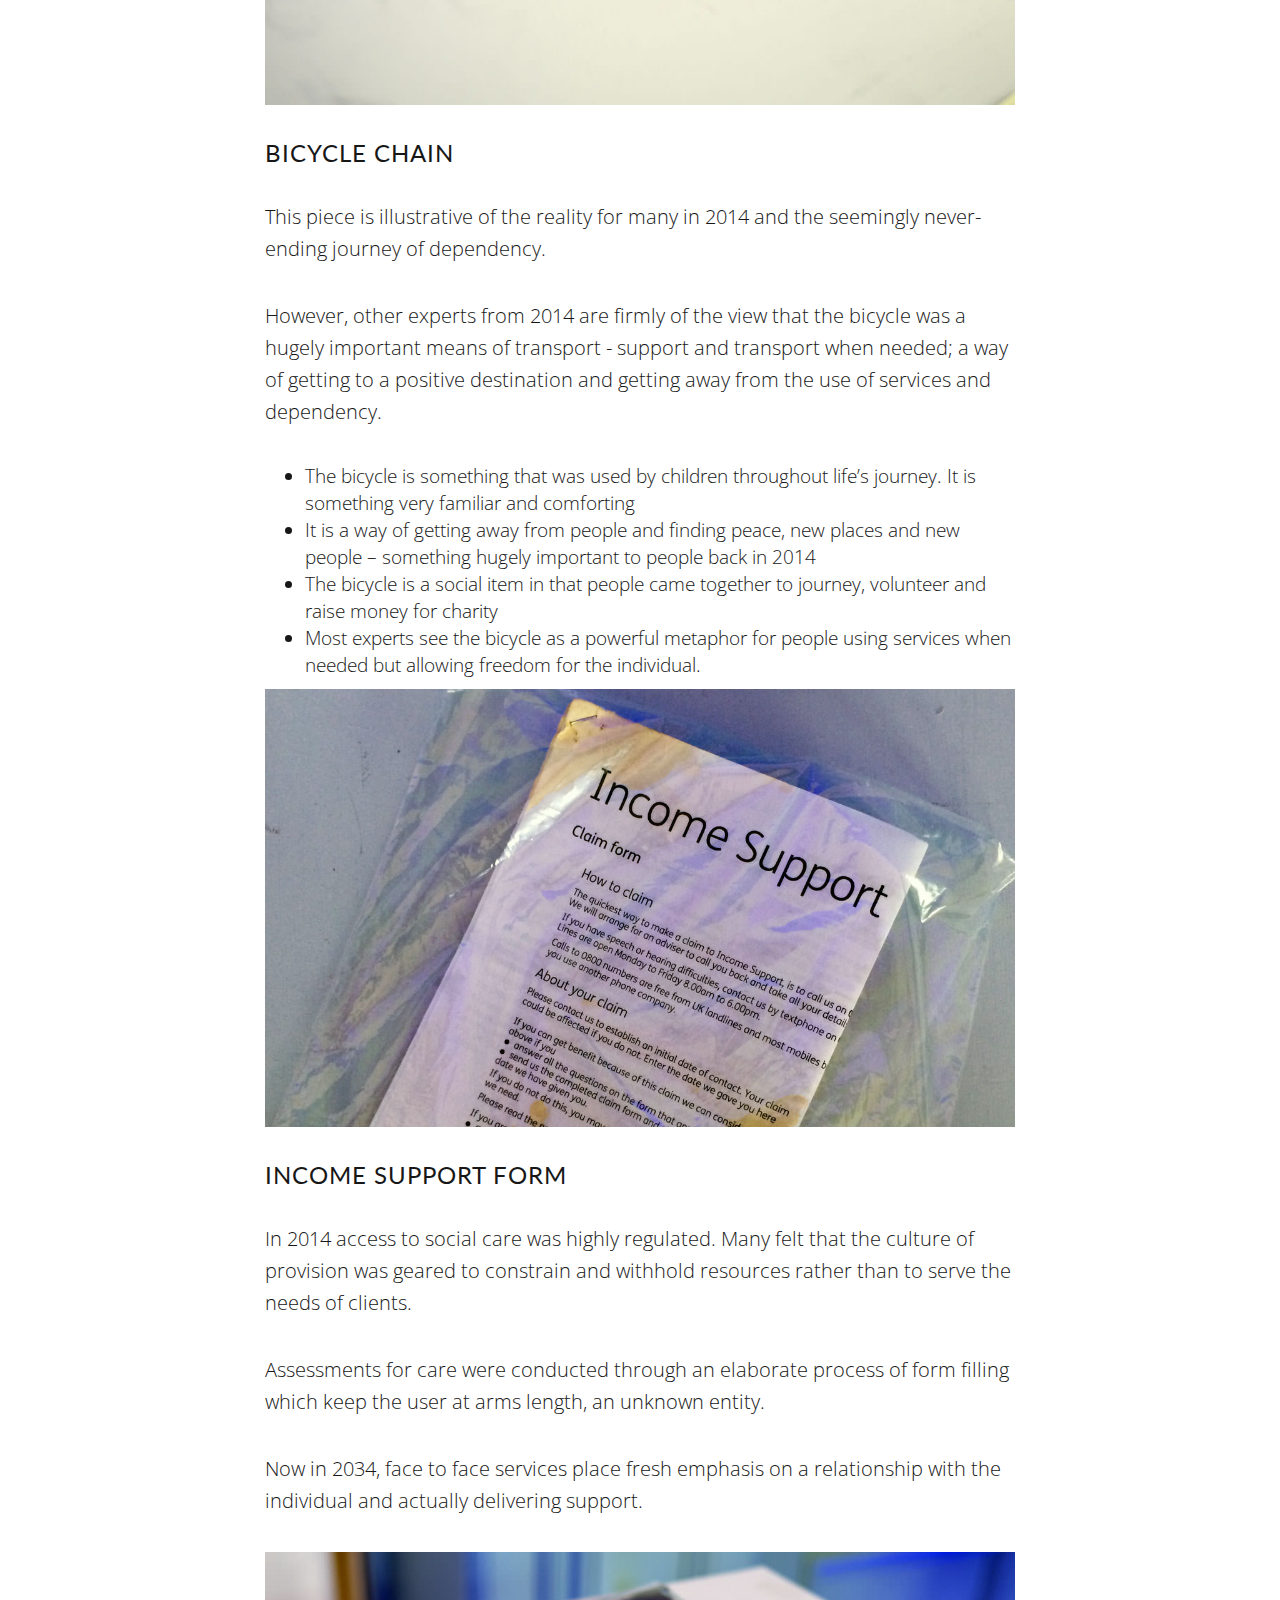
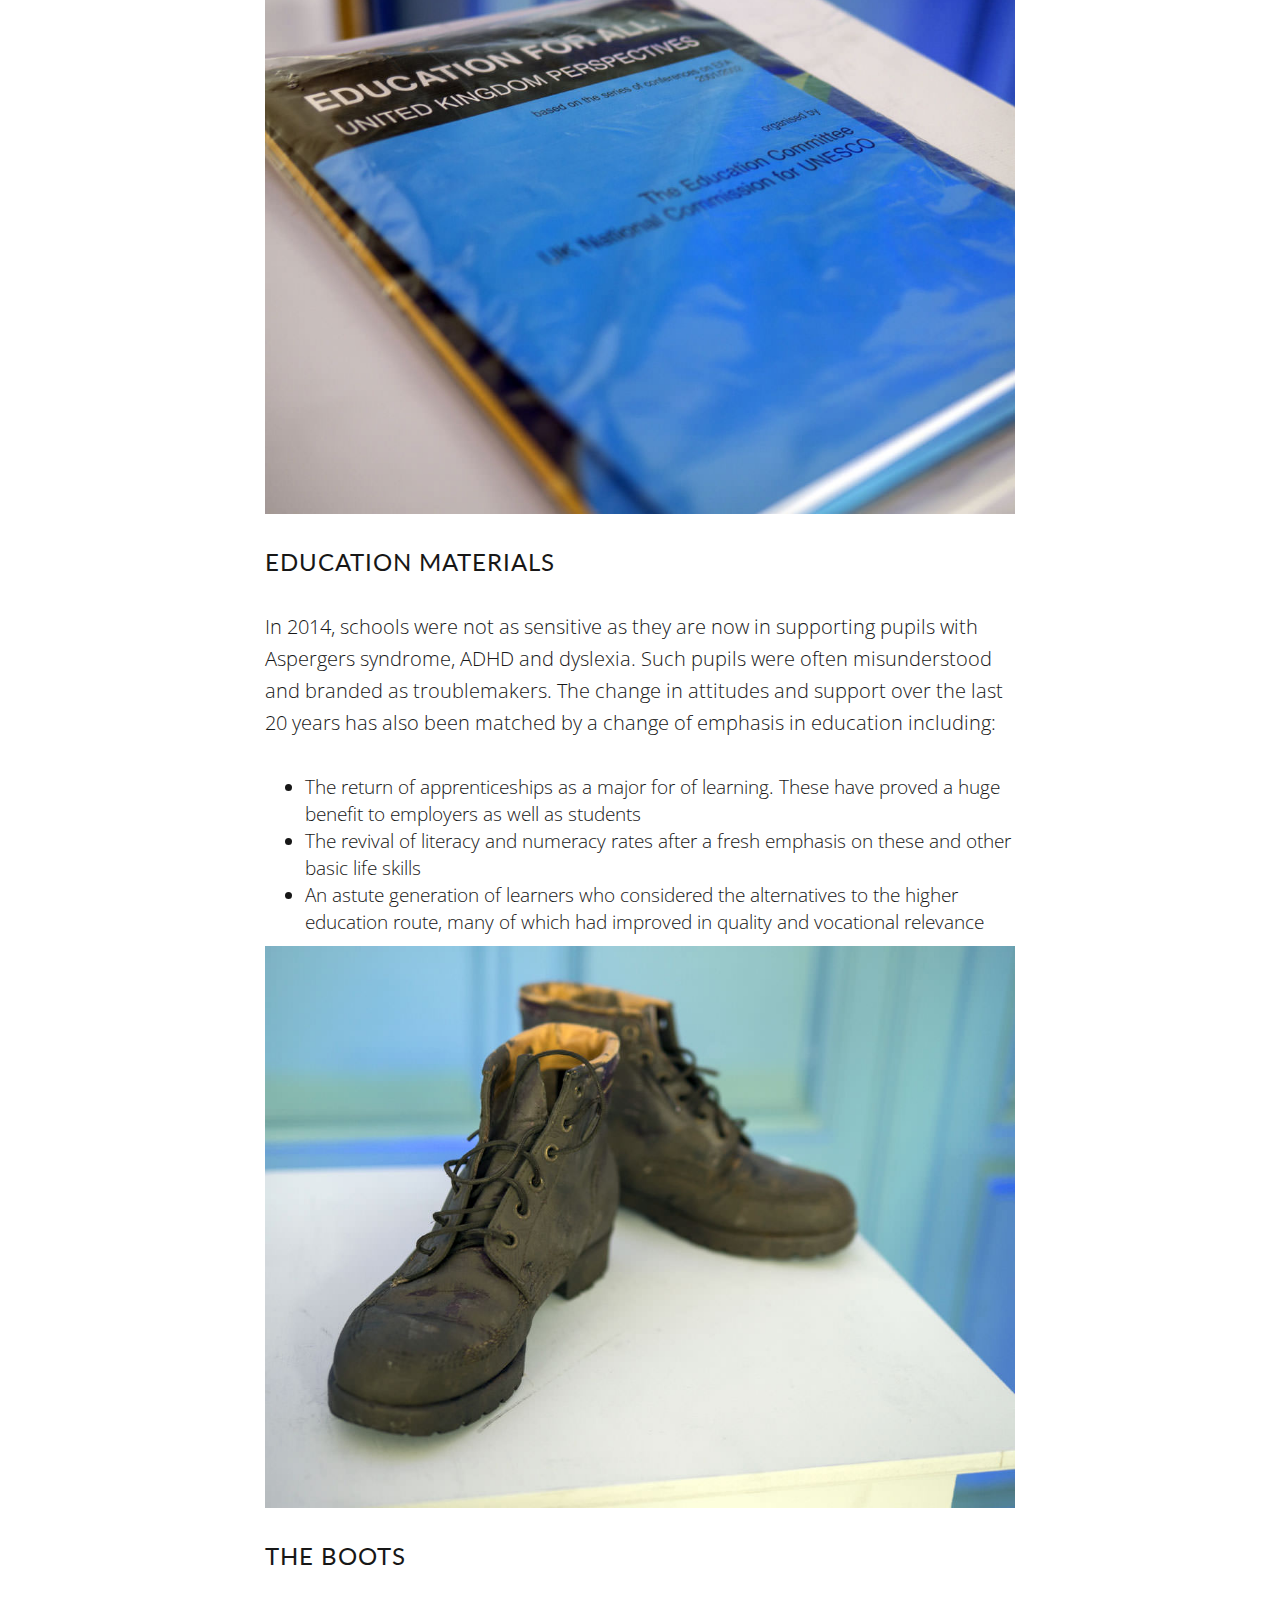
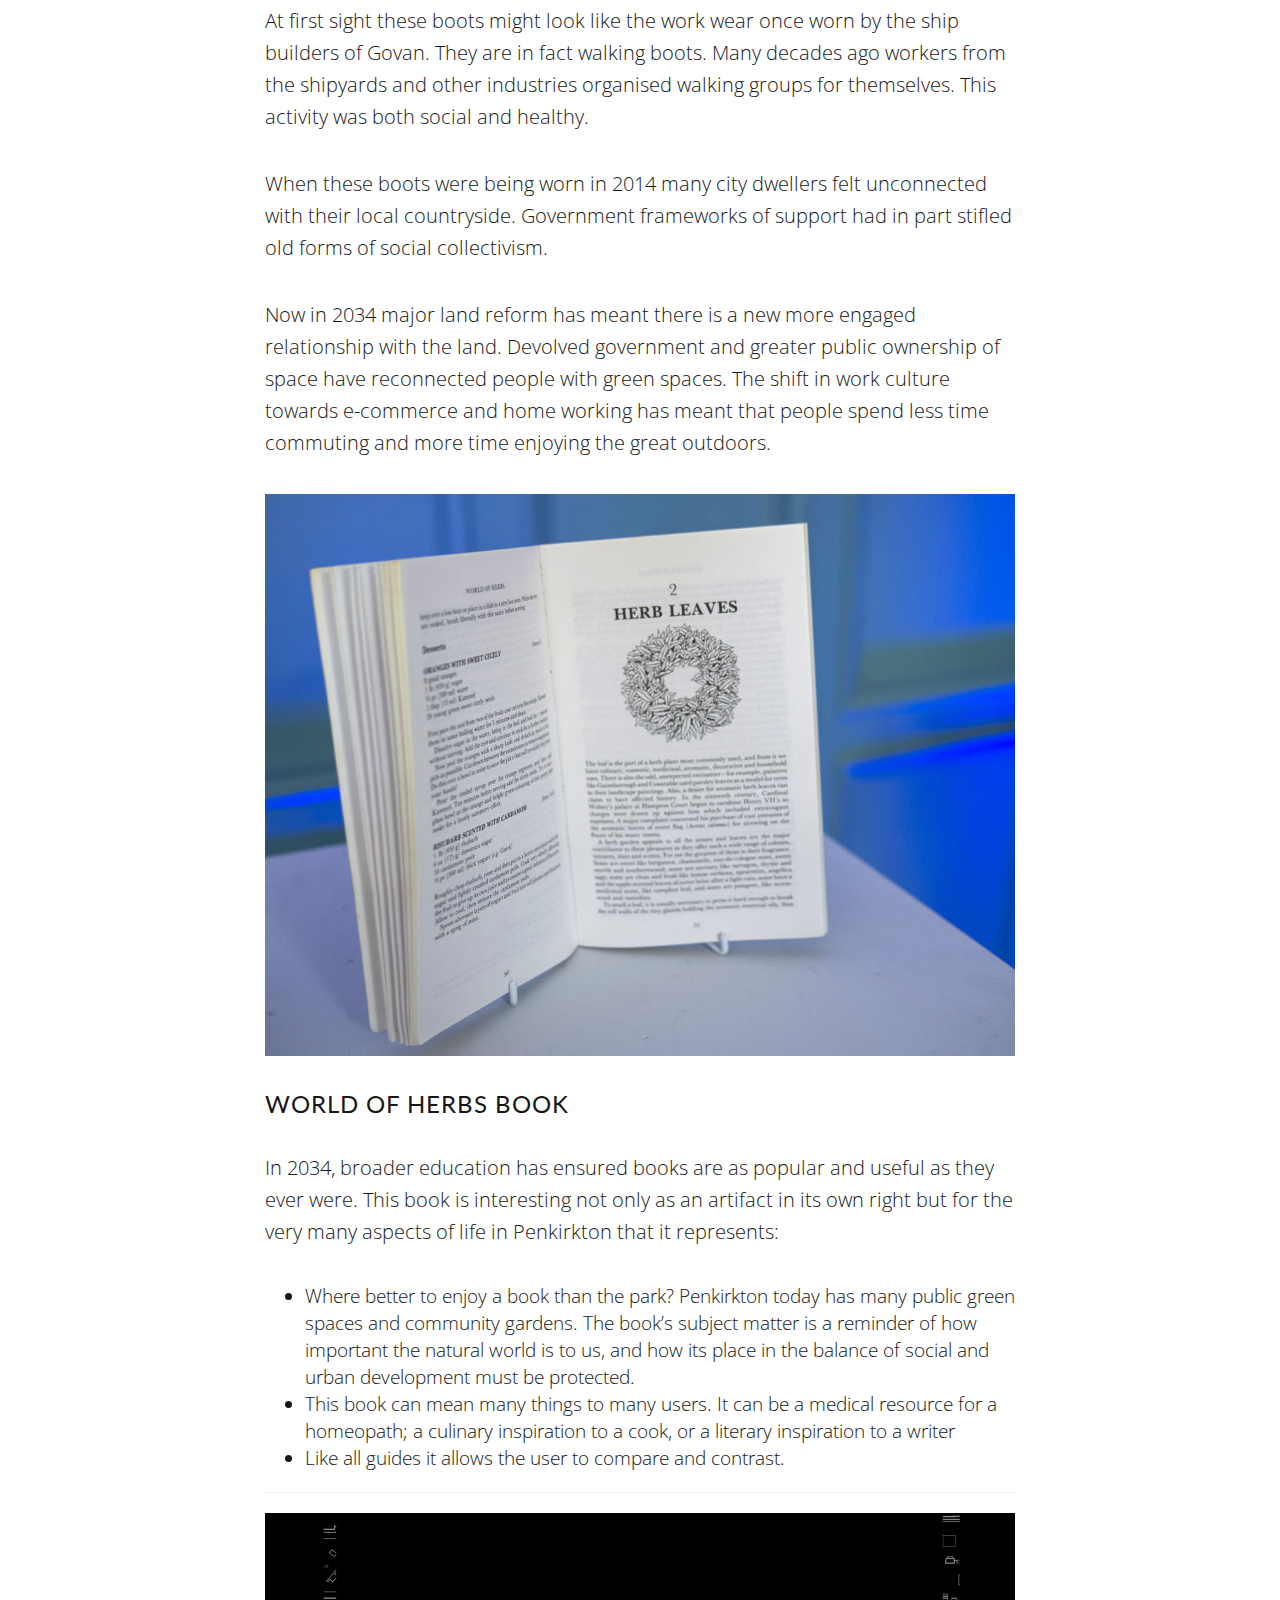
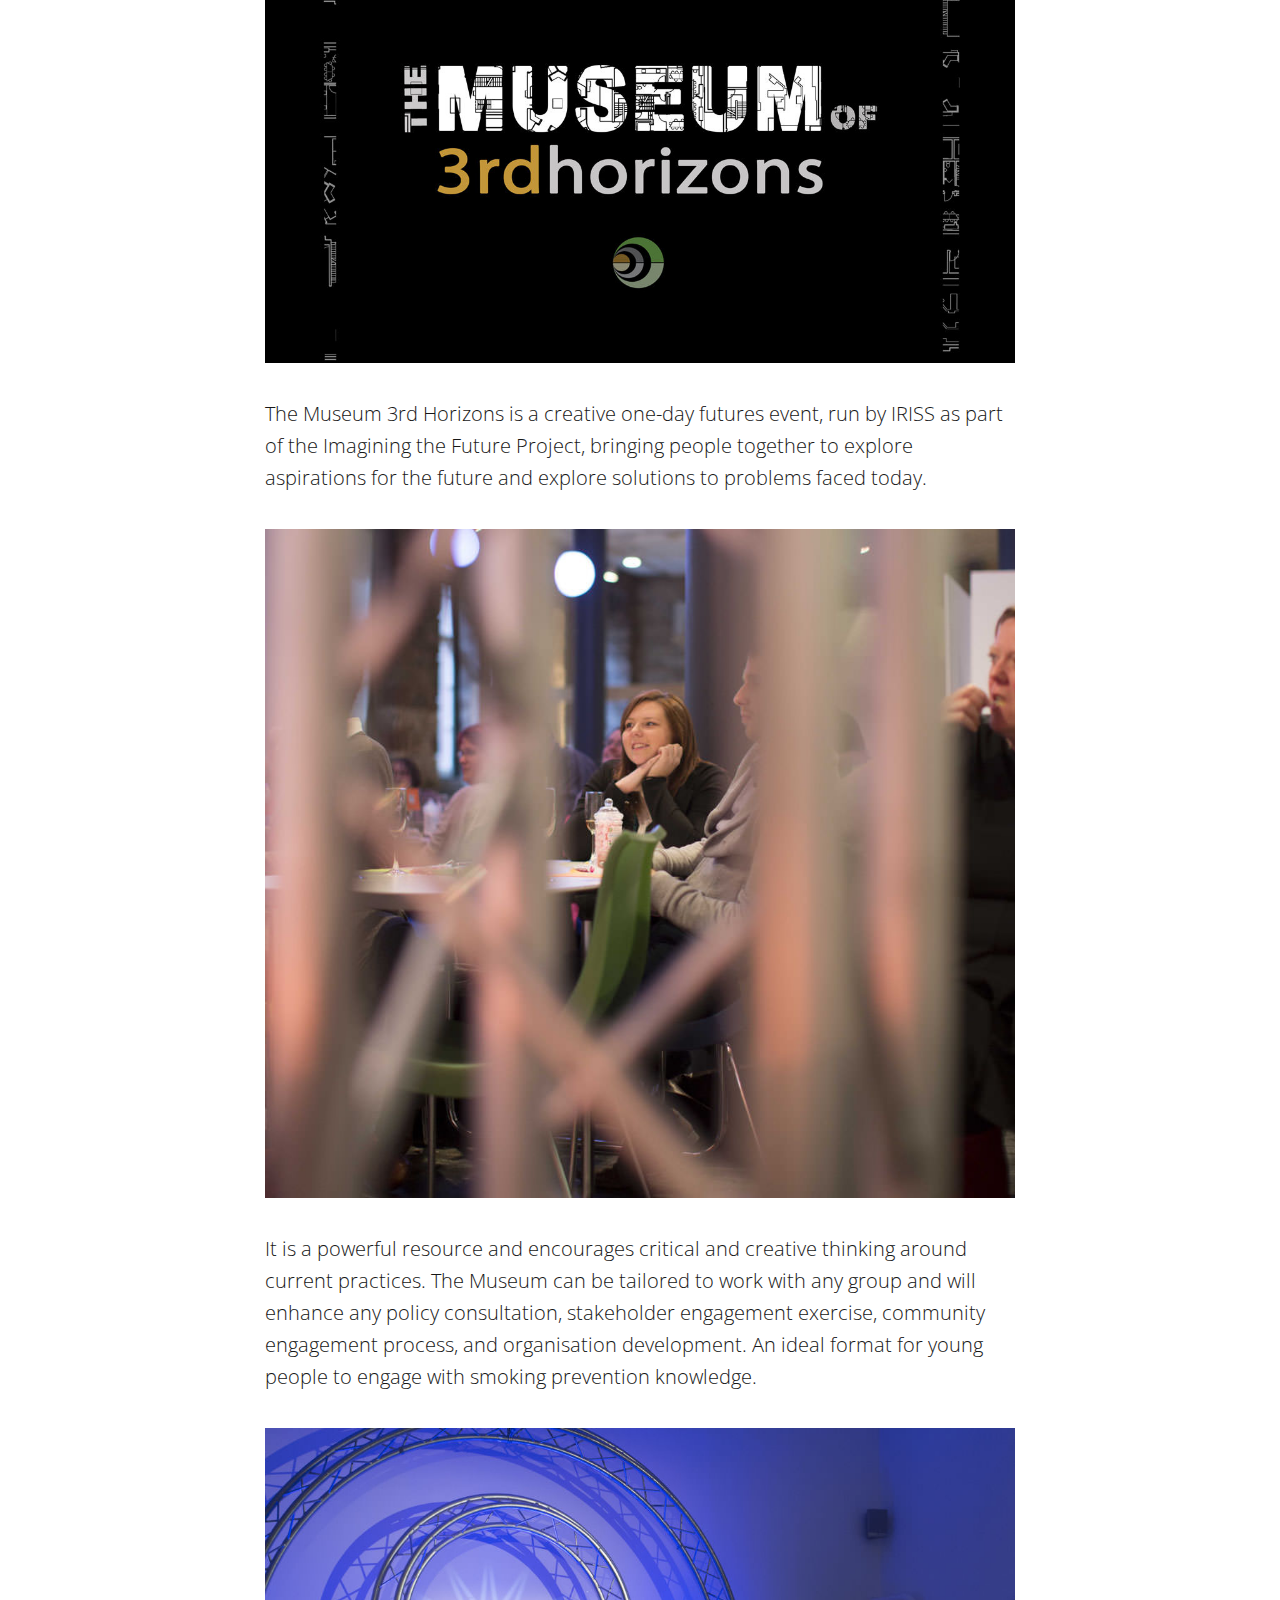
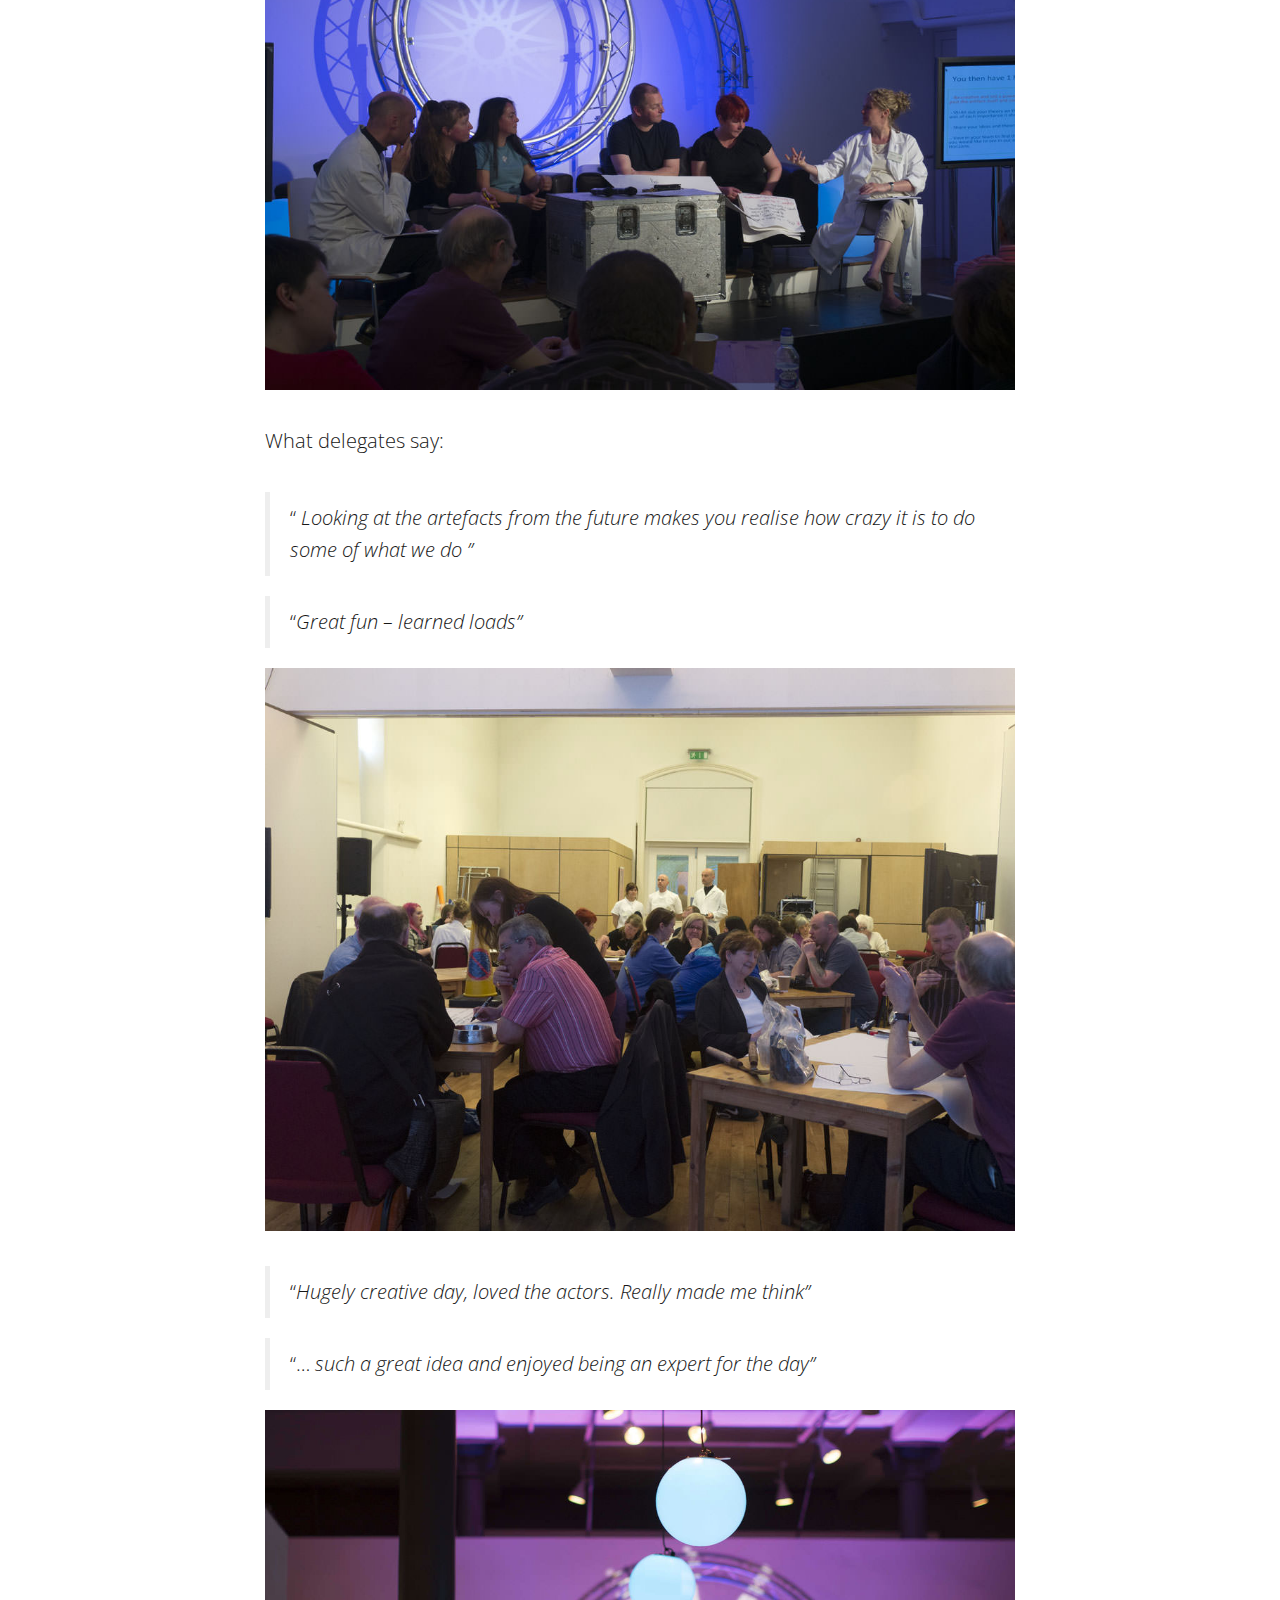
<file: exhibition.html>
<!DOCTYPE html>
<html lang="en">
	<head>
		<meta charset="utf-8">
		<meta http-equiv="X-UA-Compatible" content="IE=edge">
		<meta name="viewport" content="width=device-width, initial-scale=1">
		<meta name="description" content="This exhibition looks back at Scotland 2014 & is an important historical reminder of the challenges & opportunities faced by people at the time & those who, back then, relied on social services.">
		<meta name="author" content="The Institute for Research and Innovation in Social Services (IRISS)">
		<!--	TWITTER CARD	-->
		<meta name="twitter:card" content="summary_large_image">
		<meta name="twitter:site" content="@irissorg">
		<meta name="twitter:creator" content="@irissorg">
		<meta name="twitter:title" content="Imagining the Future - Exhibition of The Future">
		<meta name="twitter:description" content="This exhibition looks back at Scotland 2014 & is an important historical reminder of the challenges & opportunities faced by people at the time & those who, back then, relied on social services.">
		<meta name="twitter:image:src" content="http://content.iriss.org.uk/2025/img/exhibition/star.jpg">
		<!--	FACEBOOK OPENGRAPH		-->
		<meta property="og:site_name" content="Imagining the Future of support and social services in 2025" />
		<meta property="og:title" content="Imagining the Future - Exhibition of The Future" />
		<meta property="og:type" content="article" />
		<meta property="og:url" content="http://content.iriss.org.uk/2025/exhibition.html" />
		<meta property="og:image" content="http://content.iriss.org.uk/2025/img/exhibition/star.jpg" />
		<!--	GOOGLE		-->
		<script type="application/ld+json"> { "@context" : "http://schema.org", "@type" : "Article", "name" : "Imagining the Future - Exhibition of The Future", "author" : { "@type" : "Person", "name" : "Robert Rae" }, "datePublished" : "2014-11-13", "image" : "http://content.iriss.org.uk/2025/img/exhibition/star.jpg", "url" : "http://content.iriss.org.uk/2025/exhibition.html", "publisher" : { "@type" : "Organization", "name" : "The Institute for Research and Innovation in Social Services (IRISS)" } } </script>
		<title>Imagining the Future of support and social services in 2025 | Exhibition of The Future</title>
		<link href="css/bootstrap.min.css" rel="stylesheet">
		<link href="css/custom.css" rel="stylesheet">
		<link href="css/font-awesome.min.css" rel="stylesheet" type="text/css">
		<!-- <link href='http://fonts.googleapis.com/css?family=Lato:700,400,300,100' rel='stylesheet' type='text/css'>
		<link href='http://fonts.googleapis.com/css?family=Open+Sans' rel='stylesheet' type='text/css'> -->
		<link href='http://fonts.googleapis.com/css?family=Open+Sans%7CLato:400,100,300,700' rel='stylesheet' type='text/css'>
		<link rel="stylesheet" href="css/print.css" type="text/css" media="print">
				<!--[if lt IE 9]>
				<style>
					.content-section {padding-top: 1em;}
					.img-reponsive{width:100%;}
				</style>
				<script src="https://oss.maxcdn.com/libs/html5shiv/3.7.0/html5shiv.js"></script>
				<script src="https://oss.maxcdn.com/libs/respond.js/1.4.2/respond.min.js"></script>
				<![endif]-->
			</head>
			<body id="page-top" data-spy="scroll" data-target=".navbar-fixed-top" class="landed yesterday">
				<!-- Navigation -->
				<nav class="navbar navbar-custom navbar-fixed-top" role="navigation">
					<div class="container">
						<div class="navbar-header">
							<button type="button" class="navbar-toggle" data-toggle="collapse" data-target=".navbar-main-collapse">
							<i class="fa fa-bars"></i>
							</button>
							<a class="navbar-brand page-scroll" href="index.html">
								<i class="fa fa-globe"></i> Home
							</a>
						</div>
						<!-- Collect the nav links, forms, and other content for toggling -->
						<div class="collapse navbar-collapse navbar-right navbar-main-collapse">
							<ul class="nav navbar-nav">
								<!-- Hidden li included to remove active class from about link when scrolled up past about section -->
								<li class="hidden">
									<a href="index.html#page-top"></a>
								</li>
								<li class="postwelfare"><a href="post.html">Post Welfare</a>
							</li>
							<li class="newnormal"><a href="newnormal.html">New Normal</a>
						</li>
						<li class="yesterday"><a href="yesterday.html">Yesterday</a>
					</li>
					<li class="fullyintegrated"><a href="fullyintegrated.html">Fully Integrated</a>
				</li>
				<li class="supportingmaterial"><a href="supportingmaterial.html">More</a>
			</li>
		</ul>
	</div>
	<!-- /.navbar-collapse -->
</div>
<!-- /.container -->
</nav>
<!-- Intro Header -->
<header class="intro-alt yesterday-grad">
<div class="intro-body">
	<div class="container">
		<div class="row">
			<div class="col-md-12">
				<h1>Exhibition of The Future</h1>
				<div class="intro-text">
					<h2>Social Services, Support and Community, 2014</h2>
					<p class="lead">This unique one-day exhibition looks back at Scotland in 2014 and is an important historical reminder of the challenges and opportunities faced by decision makers at the time and those who, back then, relied on 'social services'.</p>
					<p class="lead">The exhibition artefacts have been brought together from a recent archeological dig from the old town of Penkirton, a typical urban town from 2014. Each artifact sheds light on the realities of life, support and social services back in 2014.</p>
					<p>
					<strong>Dr Moira McKay</strong>
					<br>Museum Director, October 2034
					</p>
				</div>
			</div>
		</div>
	</div>
</div>
</header>
<section class="container content-section">
<div class="row">
	<div class="col-lg-8 col-lg-offset-2">
		<p>
		<img src="img/exhibition/star.jpg" alt="projected star at exhibition" class="img-responsive">
		</p>
		<h2>Introduction</h2>
		<p><strong>The Museum&rsquo;s highly acclaimed social blogger, Sandra Sutherland offers a historical and social context for the exhibition:</strong>
		</p>
		<p>The Museum&rsquo;s latest exhibition first opened on 24 October, 2034 and coincides with Scotland&rsquo;s First Minister historic announcement in the Scottish Parliament this week when she said,</p>
		<p>&ldquo;<em>Today we celebrate the 20</em><em>th</em><em> Anniversary of the &lsquo;Social Justice Charter&rsquo;, which has guided our approach to reducing inequalities for two decades. We can also clearly see today the culmination of a sustained and coordinated drive to develop a new culture of social services. An ethos, she pointed out, of mutual responsibility shared by skilled citizens and a skilled social care workforce. She went on to say &ldquo;Today is proof that the prevention approach to health and social inequalities, started 20 years ago, in conjunction with public service reform has worked&rdquo;.</em>
		</p>
		<p>Back in 2014, Scotland was dealing with deeply entrenched social inequalities. There was high levels of child poverty, an ageing population suffering from increased social isolation and a significant number of citizens locked into cycles of offending and imprisonment. And of course we have to remember the economic situation of the time. Many who lived through the long depression following the 2008 collapse of the financial system will recall it as an age of austerity budgets and aggressive welfare reforms.</p>
		<p>Of course, today there are far fewer professional boundaries between those who deliver health and social services and far greater emphasis on family and community-centred support. Those who we used to call &ldquo;social workers&rdquo; now have a very different role. Their main focus is on enabling individuals and groups of people to come together and support each other. Today&rsquo;s workforce come from a much broader range of backgrounds including community learning, social innovation and enterprise, health and social care.</p>
		<p>And today we have a much larger workforce that includes a greater diversity of roles; personal assistants, self employed carers, volunteers, integration co-ordinators and what has become known as e-support connectors, all play a part in this new model.</p>
		<p>The Referendum in 2014 saw a new impetus for change and the Social Justice Charter carried that momentum forward. It included a set of core human rights comprising; welfare entitlements, various national and local entitlements, and greater devolution for local government to work closely with a resurgence of participative democracy and local leadership. It was a landmark moment in the development of our civil society and really set a new agenda across Scotland&rsquo;s public realm.</p>
		<p>There were many issues to overcome in 2014.To start of with there were systemic problems with the old culture of care and social services. Basic things like a lack of time for listening to people or allowing them to build relationships and an over-preoccupation with top-down targets. Many would also say that a blame culture had developed leading professionals to protect themselves and be reluctant to share information across agencies, and that in turn led to poor continuity of care. Personally I feel these factors often led to a mutual lack of respect between service users and providers. And beyond those barriers there were difficulties with how some people perceived the recipients of care.</p>
		<p>I think that we do now find some of the attitudes common a generation ago uncomfortable. There were plenty of people around at that time who felt that that those who sought support were some kind of failure; a drain on society. If you review the media of the time it&rsquo;s full of stories about &ldquo;scroungers&rdquo; and in fact a whole sub-culture of reality media grew up demonizing the unemployed and unwell.</p>
		<p>We have to remember, in 2014, we had long queues of people at mega foodbanks, a sight we&rsquo;d never seen before. A third of households in Glasgow in 2014 had no one in employment and many, many people were classified as &lsquo;working poor&rsquo;. And I think it&rsquo;s also clear that the frustration and anger at these inequalities and the increasing precariousness of jobs during that long long recession period really drove the change. I also think that political leaders, sensing the limits of their influence, were keen to pass power and responsibility to communities to just try new things and see if they would work.</p>
		<p>We started to see more managed risk and learning through experimentation taking place. The support of local leaders who had &lsquo;permission&rsquo; to get on and do things, put control back in the hands of ordinary people. Moving the money so that government was financially investing in community support and community leadership set in train the changes we see today.</p>
		<p>The 2015 Social Justice Charter gave us the new social contract between state and citizens based around equality and social justice and, very importantly, supported it with a range of policy and financial initiatives. Today we can see the results in a dynamic and innovative range of social services that are highly responsive to the people and communities they serve.
		</p>
		<p>We&rsquo;ve moved on from the old &ldquo;management&rdquo; language of contracts, tenders, targets and competition, to a new &ldquo;inclusive&rdquo; language of self directed support, micro-providers, social enterprises and community anchor organisations. Ultimately what started as a reaction to centralized authority and institutional care has become this potent civic movement.
		</p>
		<p><strong>Dr Sandra Sutherland, Social Blogger, The Museum of 3rd Horizons, October 2034</strong></p>
		<hr>
		<p>
		<img src="img/exhibition/keys.jpg" alt="set of keys" class="img-responsive">
		</p>
		<h3>The Keys</h3>
		<p>This piece symbolizes the power, responsibility and supposed &lsquo;knowledge&rsquo; owned by a small number of &lsquo;professionals&rsquo; who can access resources. The keys are prized objects of control and those who have them are reluctant to give them up to others in the community, who they do not see as &lsquo;knowledgeable or capable of managing resources for themselves.&rsquo;</p>
		<ul>
			<li>Those with &lsquo;the keys&rsquo; like control.</li>
			<li>The keys are also illustrative of the fact that such &lsquo;top down&rsquo; control was once shiny , and accepted by all, but have now lost their sheen over the years and are no longer fit-for-purpose.</li>
			<li>The keys were often associated in 2014 with financial control. Those knowledge of those with the keys however was often seen as out-of-date.</li>
			<li>There was a growing sense from the wider community that the keys needed to be wrestled away from the small number of &lsquo;key holders&rsquo;</li>
		</ul>
		<p>
		<img src="img/exhibition/smartphone.jpg" alt="smartphone box" class="img-responsive">
		</p>
		<h3>Smart Phone</h3>
		<p>This item reminds us of how smart phones were viewed in 2014. The piece is a powerful reminder that 20 years ago smart phones were widely used for photos, phone calls and email – some have said it was a world that was &lsquo;technological by default&rsquo;. However, 2014 marked the beginning of a journey to a &lsquo;supported age of technology&rsquo;.</p>
		<ul>
			<li>People increasingly used smart phones to track appointment times and the whereabouts of, for example, care workers. This reminds us that those who use services are seen as customers as well as citizens.</li>
			<li>Moves to a &lsquo;supported age of technology&rsquo; meant that governments and local service providers could invest savings in face-to-face services, which some have and will always prefer.</li>
			<li>The 2014 early adopters of smart technology became increasing aware of the &lsquo;enabling&rsquo; potential of the technology. The smart phones were routinely used to arrange community engagement in activities, to arrange community transport, social conversations and meetings.</li>
		</ul>
		<p>
		<img src="img/exhibition/bloodpressure.jpg" alt="blood pressure kit" class="img-responsive">
		</p>
		<h3>Blood pressure kit</h3>
		<p>This item reminds us of the reality of health care back in 2014. GP surgeries back them were overcrowded and over-used. Provision of health-care was increasingly being out-sourced. For example, pharmacies were routinely giving people &lsquo;home kits&rsquo; for people to check their blood pressure. Minor aliment clinics were common.</p>
		<ul>
			<li>Hard to believe now but, GP health care was seen as inaccessible and the experience of going to see a doctor was stressful and worrying</li>
			<li>One of the biggest complaints from 2014 was that there was simply not enough time with the Doctor. When you did get an appointment ten minutes was the norm and this was woefully inadequate to build a caring relationship</li>
			<li>In 2014, GP appointments were very scarce and the management system for booking an appointment was hugely inefficient.</li>
			<li>In 2014, GP practices were out-of-sync with the realities of peoples&rsquo; lives.</li>
		</ul>
		<p>
		<img src="img/exhibition/chain.jpg" alt="rusty bicycle chain" class="img-responsive">
		</p>
		<h3>Bicycle Chain </h3>
		<p>This piece is illustrative of the reality for many in 2014 and the seemingly never-ending journey of dependency.</p>
		<p>However, other experts from 2014 are firmly of the view that the bicycle was a hugely important means of transport - support and transport when needed; a way of getting to a positive destination and getting away from the use of services and dependency.</p>
		<ul>
			<li>The bicycle is something that was used by children throughout life&rsquo;s journey. It is something very familiar and comforting</li>
			<li>It is a way of getting away from people and finding peace, new places and new people – something hugely important to people back in 2014</li>
			<li>The bicycle is a social item in that people came together to journey, volunteer and raise money for charity</li>
			<li>Most experts see the bicycle as a powerful metaphor for people using services when needed but allowing freedom for the individual.</li>
		</ul>
		
		<p><img src="img/exhibition/incomesupport.jpg" alt="income support form" class="img-responsive"></p>
		<h3>Income Support form</h3>
		<p>In 2014 access to social care was highly regulated. Many felt that the culture of provision was geared to constrain and withhold resources rather than to serve the needs of clients.</p>
		<p>Assessments for care were conducted through an elaborate process of form filling which keep the user at arms length, an unknown entity.</p>
		<p>Now in 2034, face to face services place fresh emphasis on a relationship with the individual and actually delivering support.</p>
		<p>
		<img src="img/exhibition/education.jpg" alt="educational materials in plasic bag" class="img-responsive">
		</p>
		<h3>Education materials</h3>
		<p>In 2014, schools were not as sensitive as they are now in supporting pupils with Aspergers syndrome, ADHD and dyslexia. Such pupils were often misunderstood and branded as troublemakers. The change in attitudes and support over the last 20 years has also been matched by a change of emphasis in education including:</p>
		<ul>
			<li>The return of apprenticeships as a major for of learning. These have proved a huge benefit to employers as well as students</li>
			<li>The revival of literacy and numeracy rates after a fresh emphasis on these and other basic life skills</li>
			<li>An astute generation of learners who considered the alternatives to the higher education route, many of which had improved in quality and vocational relevance</li>
		</ul>
		<p>
		<img src="img/exhibition/boots.jpg" alt="pair of boots" class="img-responsive">
		</p>
		<h3>The Boots</h3>
		<p>At first sight these boots might look like the work wear once worn by the ship builders of Govan. They are in fact walking boots. Many decades ago workers from the shipyards and other industries organised walking groups for themselves. This activity was both social and healthy.</p>
		<p>When these boots were being worn in 2014 many city dwellers felt unconnected with their local countryside. Government frameworks of support had in part stifled old forms of social collectivism.</p>
		<p>Now in 2034 major land reform has meant there is a new more engaged relationship with the land. Devolved government and greater public ownership of space have reconnected people with green spaces. The shift in work culture towards e-commerce and home working has meant that people spend less time commuting and more time enjoying the great outdoors.</p>
		<p>
		<img src="img/exhibition/herbs.jpg" alt="book of herbs" class="img-responsive">
		</p>
		<h3>World of Herbs Book</h3>
		<p>In 2034, broader education has ensured books are as popular and useful as they ever were. This book is interesting not only as an artifact in its own right but for the very many aspects of life in Penkirkton that it represents:</p>
		<ul>
			<li>Where better to enjoy a book than the park? Penkirkton today has many public green spaces and community gardens. The book&rsquo;s subject matter is a reminder of how important the natural world is to us, and how its place in the balance of social and urban development must be protected.</li>
			<li>This book can mean many things to many users. It can be a medical resource for a homeopath; a culinary inspiration to a cook, or a literary inspiration to a writer</li>
			<li>Like all guides it allows the user to compare and contrast.</li>
		</ul>
		<hr>
		<p>
		<img src="img/exhibition/3rdhorizonslogo.jpg" alt="The Museum 3rd Horizons" class="img-responsive">
		</p>
		<p>The Museum 3rd Horizons is a creative one-day futures event, run by IRISS as part of the Imagining the Future Project, bringing people together to explore aspirations for the future and explore solutions to problems faced today.</p>
		<p>
		<img src="img/exhibition/people.jpg" alt="people at exhibition" class="img-responsive">
		</p>
		<p>It is a powerful resource and encourages critical and creative thinking around current practices. The Museum can be tailored to work with any group and will enhance any policy consultation, stakeholder engagement exercise, community engagement process, and organisation development. An ideal format for young people to engage with smoking prevention knowledge.</p>
		<p>
		<img src="img/exhibition/stage.jpg" alt="" class="img-responsive">
		</p>
		<p>What delegates say:</p>
		<blockquote>
			<p>&ldquo; <em>Looking at the artefacts from the future makes you realise how crazy it is to do some of what we do &rdquo;</em>
			</p>
		</blockquote>
		<blockquote>
			<p>&ldquo;<em>Great fun – learned loads&rdquo;</em>
			</p>
		</blockquote>
		<p>
		<img src="img/exhibition/crowd.jpg" alt="" class="img-responsive">
		</p>
		<blockquote>
			<p>&ldquo;<em>Hugely creative day, loved the actors. Really made me think&rdquo;</em>
			</p>
		</blockquote>
		<blockquote>
			<p>&ldquo;… <em>such a great idea and enjoyed being an expert for the day&rdquo;</em>
			</p>
		</blockquote>
		<p>
		<img src="img/exhibition/empty.jpg" alt="" class="img-responsive">
		</p>
	</div>
</div>
</section>
<!-- Footer -->
	<footer>
		<div class="container">
			<div class="row subfooter">
				<div class="col-sm-4">
					<h2>The Worlds</h2>
					<ul class="list-unstyled">
						<li><i class="fa fa-globe fa-fw" aria-hidden="true"></i><a href="index.html"> Home</a></li>
						<li><i class="fa fa-globe fa-fw postwelfareglobe-small" aria-hidden="true"></i><a href="post.html"> Post Welfare</a></li>
						<li><i class="fa fa-globe fa-fw newnormalglobe-small" aria-hidden="true"></i><a href="newnormal.html"> New Normal</a></li>
						<li><i class="fa fa-globe fa-fw yesterdayglobe-small" aria-hidden="true"></i><a href="yesterday.html"> Yesterday</a></li>
						<li><i class="fa fa-globe fa-fw integratedglobe-small" aria-hidden="true"></i><a href="fullyintegrated.html"> Fully Integrated</a></li>
					</ul>
				</div>
				
				<div class="col-sm-4">
					<h2>Supporting Materials</h2>
					<ul class="list-unstyled">
						<li><i class="fa fa-info-circle fa-fw" aria-hidden="true"></i> <a href="method.html">Methodology &amp; Background</a></li>
						<li><i class="fa fa-book fa-fw" aria-hidden="true"></i> <a href="evidence.html">Evidence Base</a></li>
						<li><i class="fa fa-wrench fa-fw" aria-hidden="true"></i> <a href="workshop.html">Workshop Toolkit</a></li>
						<li><i class="fa fa-ticket fa-fw" aria-hidden="true"></i> <a href="exhibition.html">Exhibition of The Future</a></li>
						<li><i class="fa fa-road fa-fw" aria-hidden="true"></i> <a href="leading.html">Leading the Future</a></li>
					</ul>
				</div>

				<div class="col-sm-4">
					<h2>Contact</h2>
					<ul class="list-unstyled">
						<li><i class="fa fa-twitter fa-fw" aria-hidden="true"></i> <a href="https://twitter.com/hashtag/itfiriss?src=hash">Twitter</a></li>
						<li><i class="fa fa-comments fa-fw" aria-hidden="true"></i> <a href="workshop.html#feedback">Leave comment</a></li>
						<li><i class="fa fa-envelope fa-fw" aria-hidden="true"></i> <a href="mailto:enquiries@iriss.org.uk">enquiries@iriss.org.uk</a></li>
					</ul>
				</div>
				
			</div>
			
			<div class="row">
				<div class="col-lg-12">
					<a href="http://www.iriss.org.uk" class="hidden-print">
						<img width="140" height="60" title="Visit the IRISS website" alt="Institute for Research and Innovation in the Social Services" src="img/logo-iriss.svg" class="hidden-print" />
					</a>
					<img width="140" height="60" title="Visit the IRISS website" alt="Institute for Research and Innovation in the Social Services" src="img/logo-iriss-black.svg" class="visible-print-inline" />
					<p>This work is licensed under the Creative Commons Attribution-Non Commercial-Share Alike 2.5 UK: Scotland Licence &copy; 2014</p>
					<p>The Institute for Research and Innovation in Social Services (IRISS) is a charitable company limited by guarantee. Registered in Scotland: No 313740. Scottish Charity No: SC037882. Registered Office: Brunswick House, 51 Wilson Street, Glasgow, G1 1UZ</p>
				</div></div>
			</div>
		</footer>
<script src="js/jquery-1.11.1.min.js"></script>
<script async src="js/bootstrap.min.js"></script>

<!-- <script src="js/svgeezy.min.js"></script> -->
<script async src="js/custom.js"></script>
<script>
(function(i,s,o,g,r,a,m){i['GoogleAnalyticsObject']=r;i[r]=i[r]||function(){
(i[r].q=i[r].q||[]).push(arguments)},i[r].l=1*new Date();a=s.createElement(o),
m=s.getElementsByTagName(o)[0];a.async=1;a.src=g;m.parentNode.insertBefore(a,m)
})(window,document,'script','//www.google-analytics.com/analytics.js','ga');
ga('create', 'UA-814723-1', 'auto');
ga('send', 'pageview');
</script>
</body>
</html>
</file>
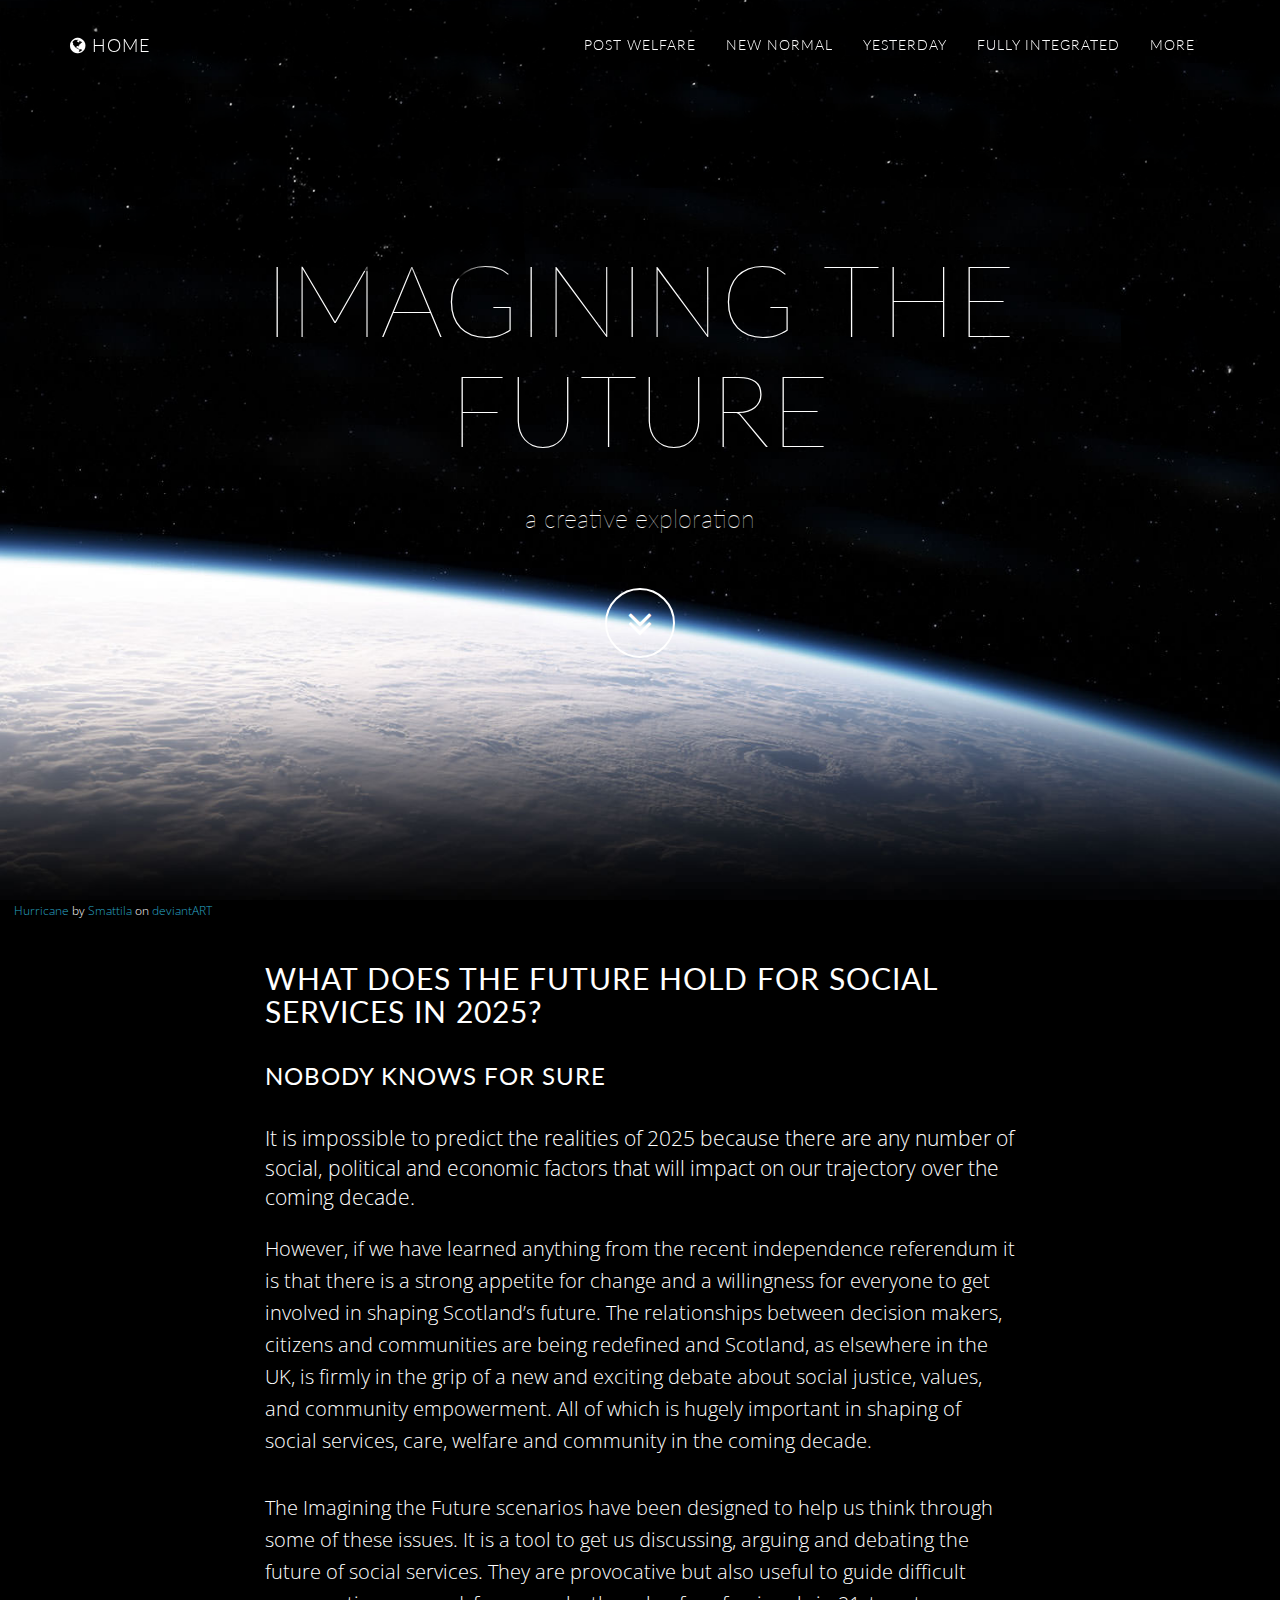
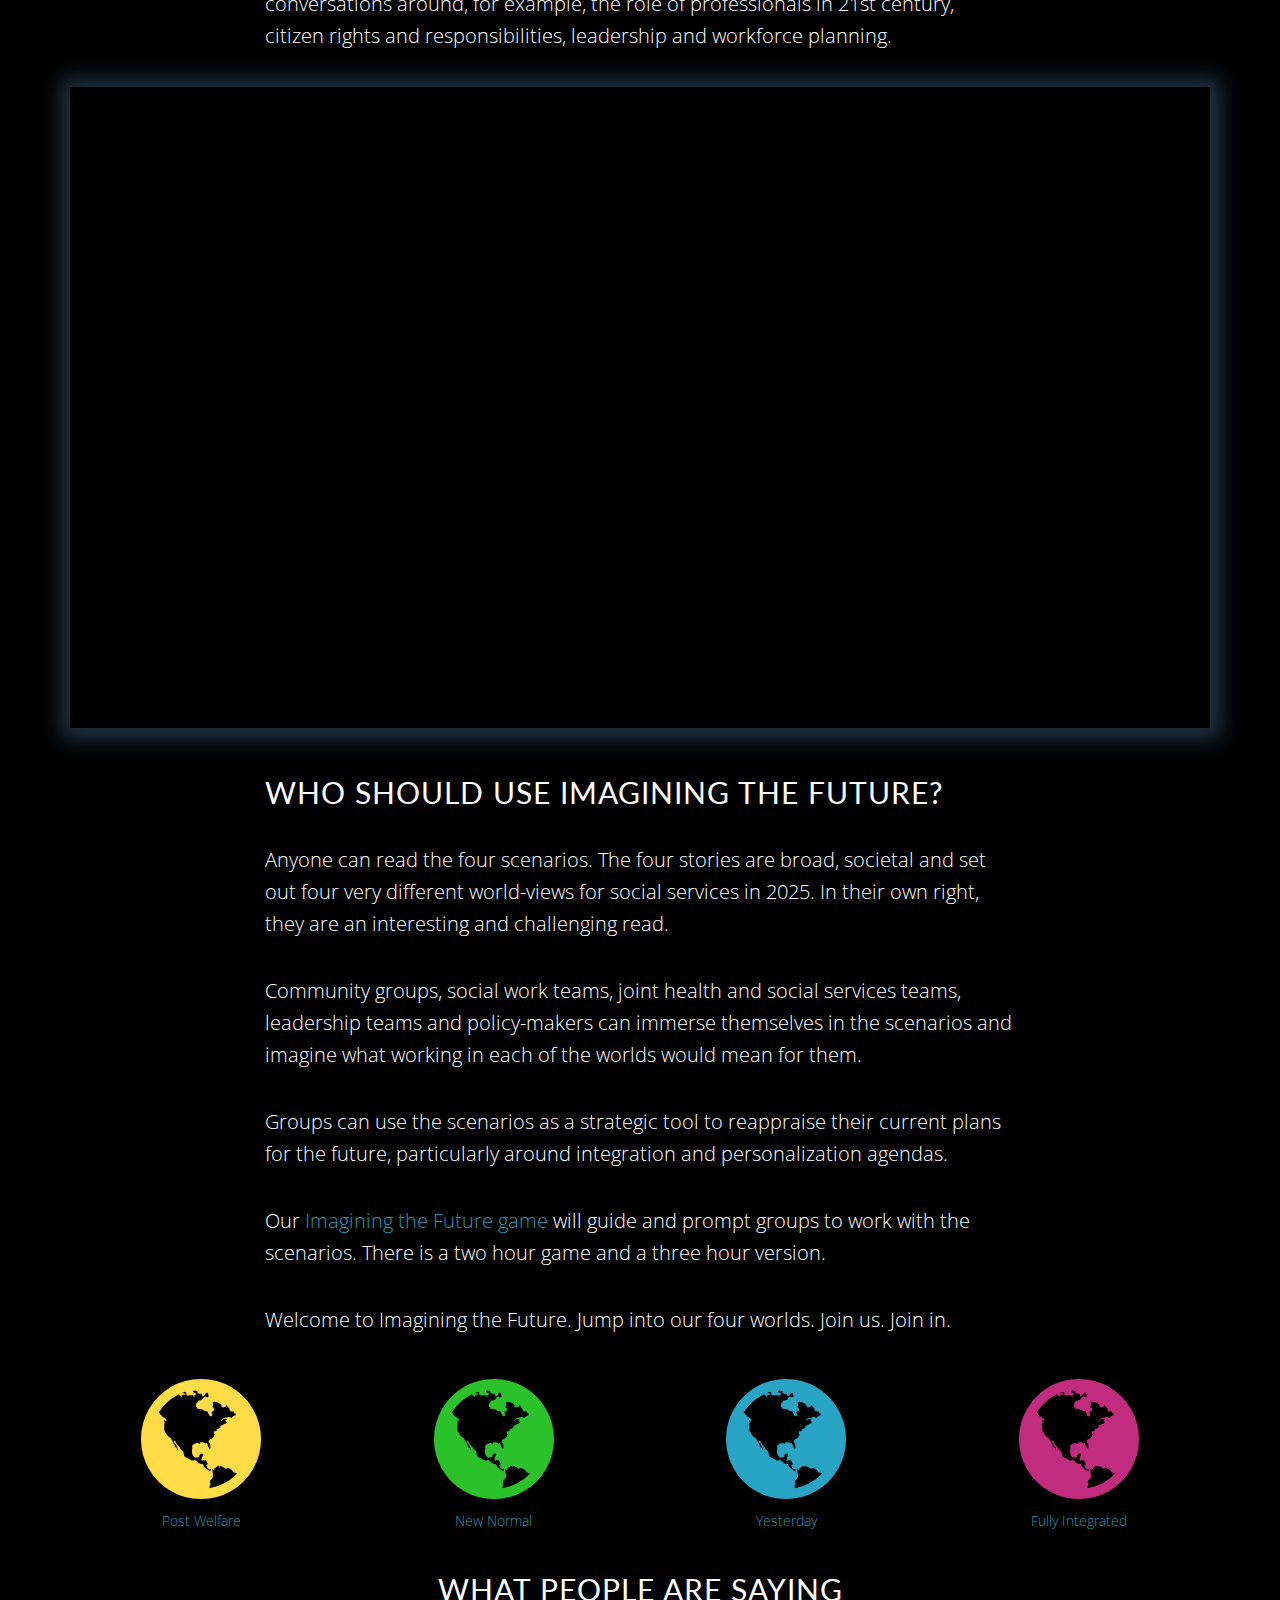
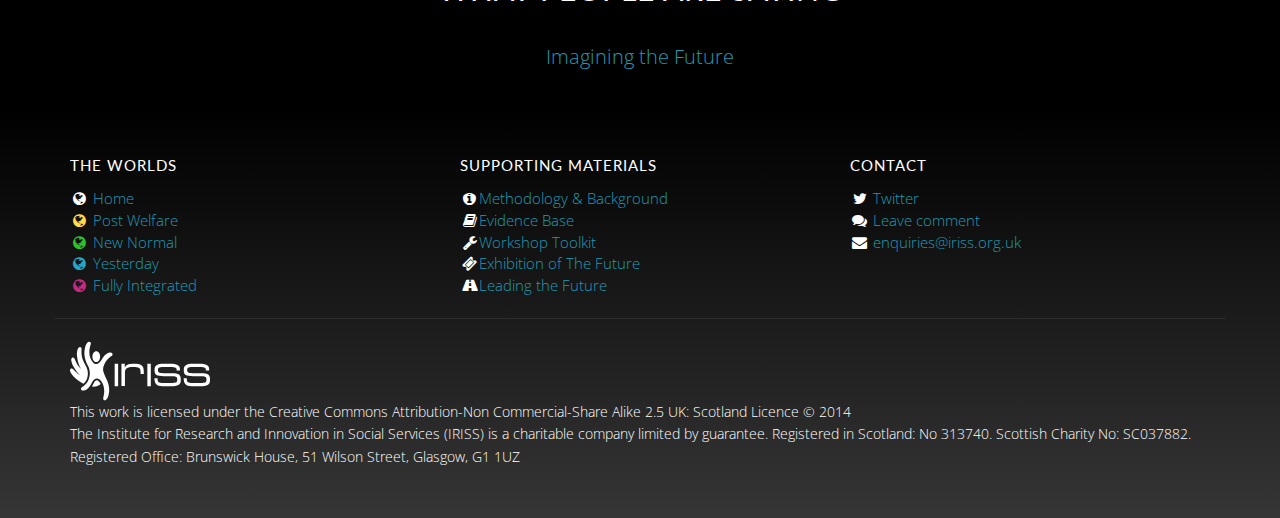
<file: index-animated.html>
<!DOCTYPE html>
<html lang="en">
	<head>
		<meta charset="utf-8">
		<meta http-equiv="X-UA-Compatible" content="IE=edge">
		<meta name="viewport" content="width=device-width, initial-scale=1">
		<meta name="description" content="What will social care, support and community be like in Scotland 2025? Drawing on research, opinion and other sources, Imagining the Future shows how four very contrasting worlds might emerge, and why.">
		<meta name="author" content="The Institute for Research and Innovation in Social Services (IRISS)">
		
		<!--	TWITTER CARD	-->
		<meta name="twitter:card" content="summary_large_image">
		<meta name="twitter:site" content="@irissorg">
		<meta name="twitter:creator" content="@irissorg">
		<meta name="twitter:title" content="Imagining the Future - a creative exploration">
		<meta name="twitter:description" content="What will social care, support and community be like in Scotland 2025? Drawing on research, opinion and other sources, Imagining the Future shows how four very contrasting worlds might emerge, and why.">
		<meta name="twitter:image:src" content="http://content.iriss.org.uk/2025/img/intro-bg.jpg">
		<!--	FACEBOOK OPENGRAPH		-->
		<meta property="og:site_name" content="Imagining the Future of support and social services in 2025" />
		<meta property="og:title" content="Imagining the Future - a creative exploration" />
		<meta property="og:type" content="article" />
		<meta property="og:url" content="http://content.iriss.org.uk/2025" />
		<meta property="og:image" content="http://content.iriss.org.uk/2025/img/intro-bg.jpg" />
		<!--	GOOGLE		-->
		<script type="application/ld+json"> { "@context" : "http://schema.org", "@type" : "Article", "name" : "Imagining the Future a creative exploration", "author" : { "@type" : "Person", "name" : "Robert Rae" }, "datePublished" : "2014-11-13", "image" : "http://content.iriss.org.uk/2025/img/intro-bg.jpg", "url" : "http://content.iriss.org.uk/2025/", "publisher" : { "@type" : "Organization", "name" : "The Institute for Research and Innovation in Social Services (IRISS)" } } </script>
		<title>Imagining the Future of support and social services in 2025 | a creative exploration</title>
		<link href="css/bootstrap.min.css" rel="stylesheet">
		<link href="css/custom.css" rel="stylesheet">
		<link href="css/font-awesome.min.css" rel="stylesheet" type="text/css">
		<!-- <link href='http://fonts.googleapis.com/css?family=Lato:700,400,300,100' rel='stylesheet' type='text/css'>
		<link href='http://fonts.googleapis.com/css?family=Open+Sans' rel='stylesheet' type='text/css'> -->
		<link href='http://fonts.googleapis.com/css?family=Open+Sans%7CLato:400,100,300,700' rel='stylesheet' type='text/css'>
		<link rel="stylesheet" href="css/print.css" type="text/css" media="print">
				<!--[if lt IE 9]>
				<style>
					.content-section {padding-top: 1em;}
					.img-reponsive{width:100%;}
				</style>
				<script src="https://oss.maxcdn.com/libs/html5shiv/3.7.0/html5shiv.js"></script>
				<script src="https://oss.maxcdn.com/libs/respond.js/1.4.2/respond.min.js"></script>
				<![endif]-->
			</head>
			<body id="page-top" data-spy="scroll" data-target=".navbar-fixed-top">
				<!-- Navigation -->
				<nav class="navbar navbar-custom navbar-fixed-top" role="navigation">
					<div class="container">
						<div class="navbar-header">
							<button type="button" class="navbar-toggle" data-toggle="collapse" data-target=".navbar-main-collapse">
							<i class="fa fa-bars"></i>
							</button>
							<a class="navbar-brand page-scroll" href="index.html#page-top">
								<i class="fa fa-globe"></i> Home
							</a>
						</div>
						<!-- Collect the nav links, forms, and other content for toggling -->
						<div class="collapse navbar-collapse navbar-right navbar-main-collapse">
							<ul class="nav navbar-nav">
								<!-- Hidden li included to remove active class from about link when scrolled up past about section -->
								<li class="hidden">
									<a href="index.html#page-top"></a>
								</li>
								<li class="postwelfare"><a href="post.html">Post Welfare</a>
							</li>
							<li class="newnormal"><a href="newnormal.html">New Normal</a>
						</li>
						<li class="yesterday"><a href="yesterday.html">Yesterday</a>
					</li>
					<li class="fullyintegrated"><a href="fullyintegrated.html">Fully Integrated</a>
				</li>
				<li class="supportingmaterial"><a href="supportingmaterial.html">More</a>
			</li>
		</ul>
	</div>
	<!-- /.navbar-collapse -->
</div>
<!-- /.container -->
</nav>
<!-- Intro Header -->
<header class="intro home-intro">
<div class="stars hidden-print visible-md-block visible-lg-block"></div>
<div class="twinkling hidden-print visible-md-block visible-lg-block"></div>
<div class="intro-body">
	<div class="container">
		<div class="row">
			<div class="col-md-12">
				<h1 class="brand-heading">Imagining the Future</h1>
				<p class="intro-text">a creative exploration</p>
				<a href="#intro" class="btn btn-circle page-scroll">
					<i class="fa fa-angle-double-down animated"></i>
				</a>
			</div>
		</div>
	</div>
</div>
</header>
<div class="headercredithome"><small><a href="http://smattila.deviantart.com/art/Hurricane-154411446">Hurricane</a> by <a href="http://smattila.deviantart.com/"> Smattila</a>  on <a href="http://www.deviantart.com">deviantART</a></small></div>
<section id="intro" class="container content-section">
<div class="row">
	<div class="col-lg-8 col-lg-offset-2">
		<h2>What does the future hold for social services in 2025?</h2>
		<h3>Nobody knows for sure</h3>
		<p class="lead">It is impossible to predict the realities of 2025 because there are any number of social, political and economic factors that will impact on our trajectory over the coming decade.</p>
		<p>However, if we have learned anything from the recent independence referendum it is that there is a strong appetite for change and a willingness for everyone to get involved in shaping Scotland’s future. The relationships between decision makers, citizens and communities are being redefined and Scotland, as elsewhere in the UK, is firmly in the grip of a new and exciting debate about social justice, values, and community empowerment. All of which is hugely important in shaping of social services, care, welfare and community in the coming decade.</p>
		<p>The Imagining the Future scenarios have been designed to help us think through some of these issues. It is a tool to get us discussing, arguing and debating the future of social services. They are provocative but also useful to guide difficult conversations around, for example, the role of professionals in 21st century, citizen rights and responsibilities, leadership and workforce planning.</p>
	</div></div>
	<div class="row">
		<div class="col-lg-12">
			<div class="embed-responsive embed-responsive-16by9 videoplayer" id="universe">
				<iframe class="embed-responsive-item" src="//player.vimeo.com/video/110375025?title=0&amp;byline=0&amp;portrait=0"></iframe>
			</div>
		</div></div>
		<div class="row">
			<div class="col-lg-8 col-lg-offset-2">
				<br>
				<h2>Who should use Imagining the Future?</h2>
				<p>Anyone can read the four scenarios. The four stories are broad, societal and set out four very different world-views for social services in 2025. In their own right, they are an interesting and challenging read.</p>
				<p>Community groups, social work teams, joint health and social services teams, leadership teams and policy-makers can immerse themselves in the scenarios and imagine what working in each of the worlds would mean for them.</p>
				<p>Groups can use the scenarios as a strategic tool to reappraise their current plans for the future, particularly around integration and personalization agendas.</p>
				<p>Our <a href="workshop.html">Imagining the Future game</a> will guide and prompt groups to work with the scenarios. There is a two hour game and a three hour version.</p>
				<p>Welcome to Imagining the Future. Jump into our four worlds. Join us. Join in.</p>
			</div>
		</div>

		<div class="row text-center globenav">
			<div class="col-xs-3 text-center"><a href="post.html"><i class="fa fa-globe fa-fw postwelfareglobe"></i><br>Post Welfare</a></div>
			<div class="col-xs-3 text-center"><a href="newnormal.html"><i class="fa fa-globe fa-fw newnormalglobe"></i><br>New Normal</a></div>
			<div class="col-xs-3 text-center"><a href="yesterday.html"><i class="fa fa-globe fa-fw yesterdayglobe"></i><br>Yesterday</a></div>
			<div class="col-xs-3 text-center"><a href="fullyintegrated.html"><i class="fa fa-globe fa-fw integratedglobe"></i><br>Fully Integrated</a></div>
		</div>
		
	</section>

	<section id="activity" class="container content-section">
		<div class="row">
			<div class="col-lg-8 col-lg-offset-2 text-center">
				<h2>What people are saying</h2><p>
				<a class="twitter-timeline" href="/irissorg/timelines/532459935528157184" data-widget-id="532462367536209921">Imagining the Future</a> <script>!function(d,s,id){var js,fjs=d.getElementsByTagName(s)[0],p=/^http:/.test(d.location)?'http':'https';if(!d.getElementById(id)){js=d.createElement(s);js.id=id;js.src=p+"://platform.twitter.com/widgets.js";fjs.parentNode.insertBefore(js,fjs);}}(document,"script","twitter-wjs");</script></p>
			</div>
		</div>
	</section>
	
	<!-- Footer -->
	<footer>
		<div class="container">
			<div class="row subfooter">
				<div class="col-sm-4">
					<h2>The Worlds</h2>
					<ul class="list-unstyled">
						<li><i class="fa fa-globe fa-fw" aria-hidden="true"></i><a href="index.html"> Home</a></li>
						<li><i class="fa fa-globe fa-fw postwelfareglobe-small" aria-hidden="true"></i><a href="post.html"> Post Welfare</a></li>
						<li><i class="fa fa-globe fa-fw newnormalglobe-small" aria-hidden="true"></i><a href="newnormal.html"> New Normal</a></li>
						<li><i class="fa fa-globe fa-fw yesterdayglobe-small" aria-hidden="true"></i><a href="yesterday.html"> Yesterday</a></li>
						<li><i class="fa fa-globe fa-fw integratedglobe-small" aria-hidden="true"></i><a href="fullyintegrated.html"> Fully Integrated</a></li>
					</ul>
				</div>
				
				<div class="col-sm-4">
					<h2>Supporting Materials</h2>
					<ul class="list-unstyled">
						<li><i class="fa fa-info-circle fa-fw" aria-hidden="true"></i><a href="method.html">Methodology &amp; Background</a></li>
						<li><i class="fa fa-book fa-fw" aria-hidden="true"></i><a href="evidence.html">Evidence Base</a></li>
						<li><i class="fa fa-wrench fa-fw" aria-hidden="true"></i><a href="workshop.html">Workshop Toolkit</a></li>
						<li><i class="fa fa-ticket fa-fw" aria-hidden="true"></i><a href="exhibition.html">Exhibition of The Future</a></li>
						<li><i class="fa fa-road fa-fw" aria-hidden="true"></i><a href="leading.html">Leading the Future</a></li>
					</ul>
				</div>

				<div class="col-sm-4">
					<h2>Contact</h2>
					<ul class="list-unstyled">
						<li><i class="fa fa-twitter fa-fw" aria-hidden="true"></i> <a href="https://twitter.com/hashtag/itfiriss?src=hash">Twitter</a></li>
						<li><i class="fa fa-comments fa-fw" aria-hidden="true"></i> <a href="workshop.html#feedback">Leave comment</a></li>
						<li><i class="fa fa-envelope fa-fw" aria-hidden="true"></i> <a href="mailto:enquiries@iriss.org.uk">enquiries@iriss.org.uk</a></li>
					</ul>
				</div>
				
			</div>
			
			<div class="row">
				<div class="col-lg-12">
					<a href="http://www.iriss.org.uk" class="hidden-print">
						<img width="140" height="60" title="Visit the IRISS website" alt="Institute for Research and Innovation in the Social Services" src="img/logo-iriss.svg" class="hidden-print" />
					</a>
					<img width="140" height="60" title="Visit the IRISS website" alt="Institute for Research and Innovation in the Social Services" src="img/logo-iriss-black.svg" class="visible-print-inline" />
					<p>This work is licensed under the Creative Commons Attribution-Non Commercial-Share Alike 2.5 UK: Scotland Licence &copy; 2014</p>
					<p>The Institute for Research and Innovation in Social Services (IRISS) is a charitable company limited by guarantee. Registered in Scotland: No 313740. Scottish Charity No: SC037882. Registered Office: Brunswick House, 51 Wilson Street, Glasgow, G1 1UZ</p>
				</div></div>
			</div>
		</footer>
<script src="js/jquery-1.11.1.min.js"></script>
<script async src="js/bootstrap.min.js"></script>
<script async src="js/jquery.easing.min.js"></script>
<script src="js/svgeezy.min.js"></script>
<script async src="js/custom.min.js"></script>
<script>
(function(i,s,o,g,r,a,m){i['GoogleAnalyticsObject']=r;i[r]=i[r]||function(){
(i[r].q=i[r].q||[]).push(arguments)},i[r].l=1*new Date();a=s.createElement(o),
m=s.getElementsByTagName(o)[0];a.async=1;a.src=g;m.parentNode.insertBefore(a,m)
})(window,document,'script','//www.google-analytics.com/analytics.js','ga');
ga('create', 'UA-814723-1', 'auto');
ga('send', 'pageview');
</script>
</body>
</html>
</file>
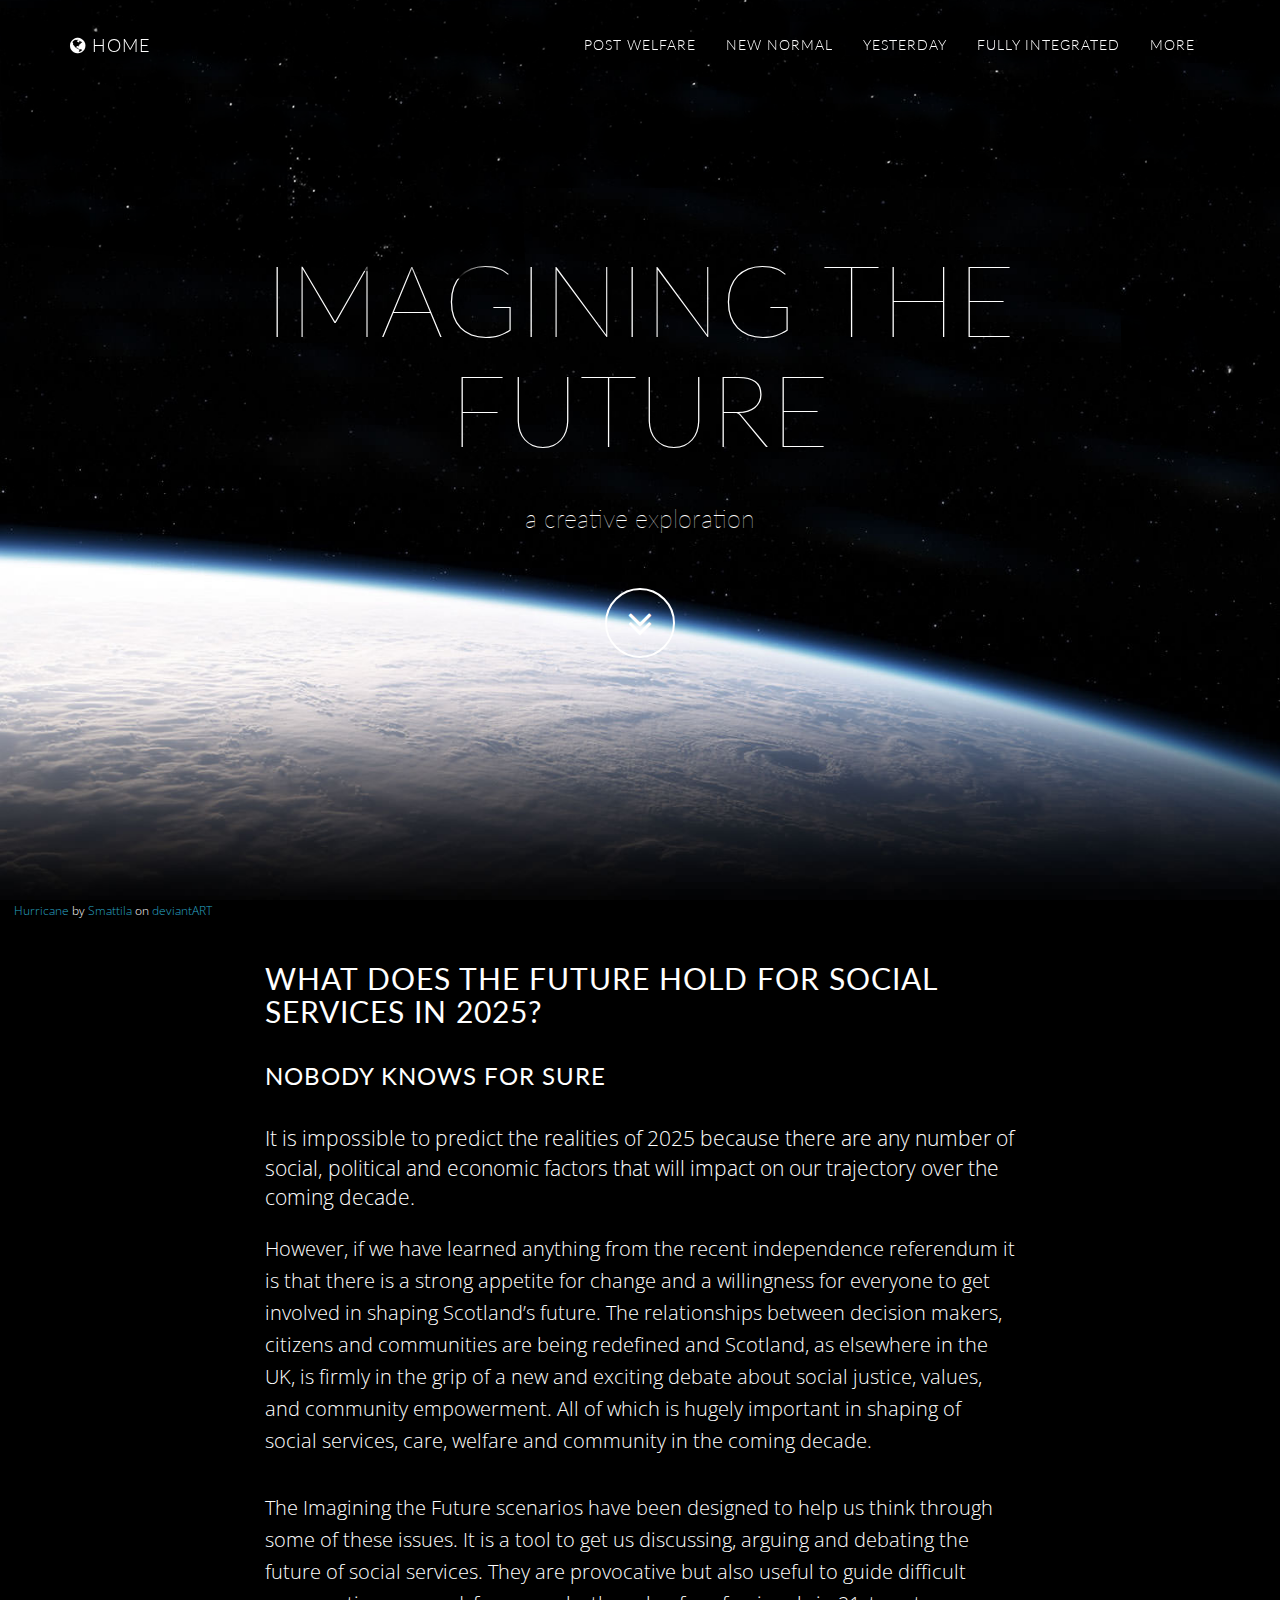
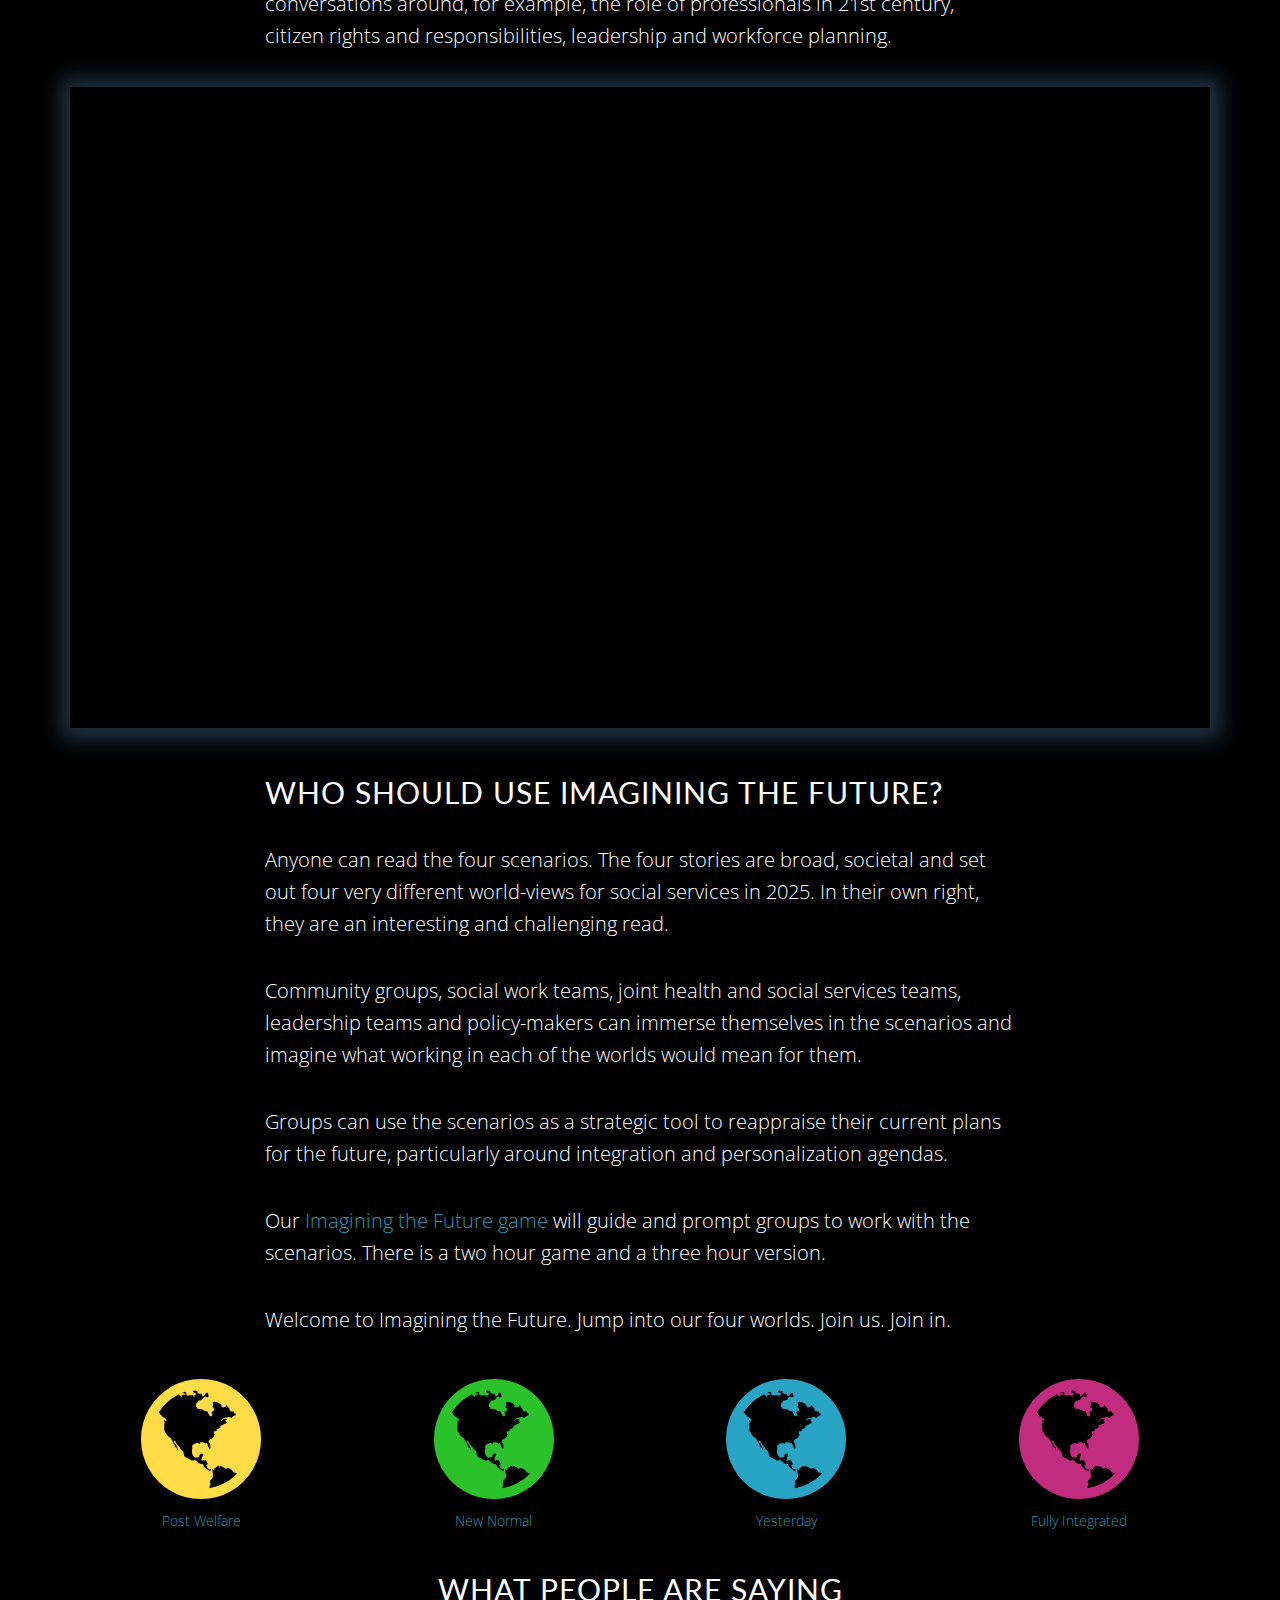
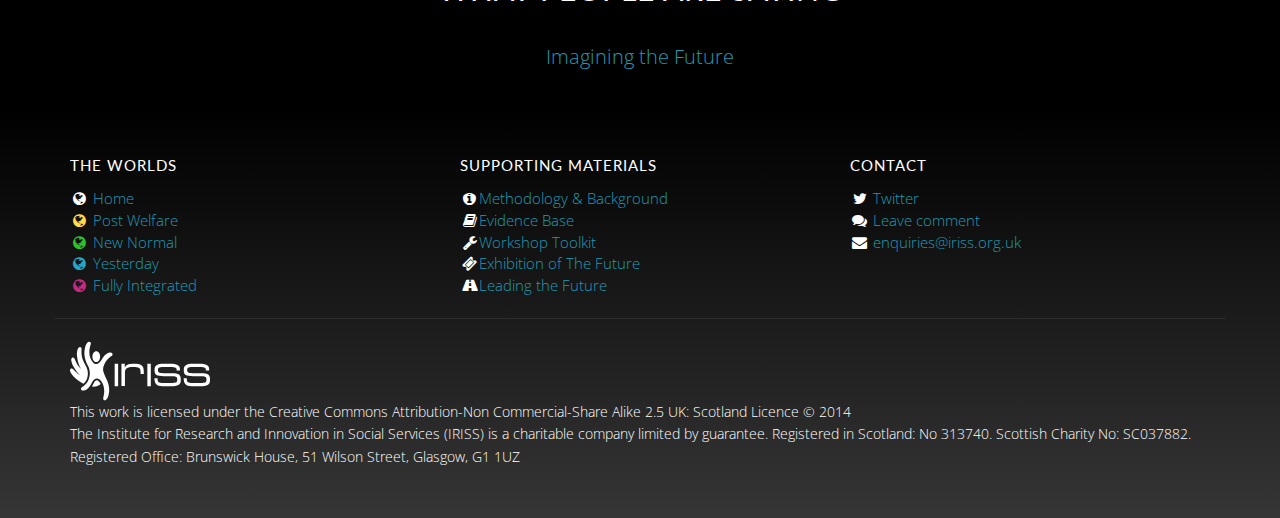
<file: index2.html>
<!DOCTYPE html>
<html lang="en">
	<head>
		<meta charset="utf-8">
		<meta http-equiv="X-UA-Compatible" content="IE=edge">
		<meta name="viewport" content="width=device-width, initial-scale=1">
		<meta name="description" content="What will social care, support and community be like in Scotland 2025? Drawing on research, opinion and other sources, Imagining the Future shows how four very contrasting worlds might emerge, and why.">
		<meta name="author" content="The Institute for Research and Innovation in Social Services (IRISS)">
		
		<!--	TWITTER CARD	-->
		<meta name="twitter:card" content="summary_large_image">
		<meta name="twitter:site" content="@irissorg">
		<meta name="twitter:creator" content="@irissorg">
		<meta name="twitter:title" content="Imagining the Future - a creative exploration">
		<meta name="twitter:description" content="What will social care, support and community be like in Scotland 2025? Drawing on research, opinion and other sources, Imagining the Future shows how four very contrasting worlds might emerge, and why.">
		<meta name="twitter:image:src" content="http://content.iriss.org.uk/2025/img/intro-bg.jpg">
		<!--	FACEBOOK OPENGRAPH		-->
		<meta property="og:site_name" content="Imagining the Future of support and social services in 2025" />
		<meta property="og:title" content="Imagining the Future - a creative exploration" />
		<meta property="og:type" content="article" />
		<meta property="og:url" content="http://content.iriss.org.uk/2025" />
		<meta property="og:image" content="http://content.iriss.org.uk/2025/img/intro-bg.jpg" />
		<!--	GOOGLE		-->
		<script type="application/ld+json"> { "@context" : "http://schema.org", "@type" : "Article", "name" : "Imagining the Future a creative exploration", "author" : { "@type" : "Person", "name" : "Robert Rae" }, "datePublished" : "2014-11-13", "image" : "http://content.iriss.org.uk/2025/img/intro-bg.jpg", "url" : "http://content.iriss.org.uk/2025/", "publisher" : { "@type" : "Organization", "name" : "The Institute for Research and Innovation in Social Services (IRISS)" } } </script>
		<title>Imagining the Future of support and social services in 2025 | a creative exploration</title>
		<link href="css/bootstrap.min.css" rel="stylesheet">
		<link href="css/custom.css" rel="stylesheet">
		<link href="css/font-awesome.min.css" rel="stylesheet" type="text/css">
		<!-- <link href='http://fonts.googleapis.com/css?family=Lato:700,400,300,100' rel='stylesheet' type='text/css'>
		<link href='http://fonts.googleapis.com/css?family=Open+Sans' rel='stylesheet' type='text/css'> -->
		<link href='http://fonts.googleapis.com/css?family=Open+Sans%7CLato:400,100,300,700' rel='stylesheet' type='text/css'>
		<link rel="stylesheet" href="css/print.css" type="text/css" media="print">
				<!--[if lt IE 9]>
				<style>
					.content-section {padding-top: 1em;}
					.img-reponsive{width:100%;}
				</style>
				<script src="https://oss.maxcdn.com/libs/html5shiv/3.7.0/html5shiv.js"></script>
				<script src="https://oss.maxcdn.com/libs/respond.js/1.4.2/respond.min.js"></script>
				<![endif]-->
			</head>
			<body id="page-top" data-spy="scroll" data-target=".navbar-fixed-top">
				<!-- Navigation -->
				<nav class="navbar navbar-custom navbar-fixed-top" role="navigation">
					<div class="container">
						<div class="navbar-header">
							<button type="button" class="navbar-toggle" data-toggle="collapse" data-target=".navbar-main-collapse">
							<i class="fa fa-bars"></i>
							</button>
							<a class="navbar-brand page-scroll" href="index.html#page-top">
								<i class="fa fa-globe"></i> Home
							</a>
						</div>
						<!-- Collect the nav links, forms, and other content for toggling -->
						<div class="collapse navbar-collapse navbar-right navbar-main-collapse">
							<ul class="nav navbar-nav">
								<!-- Hidden li included to remove active class from about link when scrolled up past about section -->
								<li class="hidden">
									<a href="index.html#page-top"></a>
								</li>
								<li class="postwelfare"><a href="post.html">Post Welfare</a>
							</li>
							<li class="newnormal"><a href="newnormal.html">New Normal</a>
						</li>
						<li class="yesterday"><a href="yesterday.html">Yesterday</a>
					</li>
					<li class="fullyintegrated"><a href="fullyintegrated.html">Fully Integrated</a>
				</li>
				<li class="supportingmaterial"><a href="supportingmaterial.html">More</a>
			</li>
		</ul>
	</div>
	<!-- /.navbar-collapse -->
</div>
<!-- /.container -->
</nav>
<!-- Intro Header -->
<header class="intro home-intro">
<div class="stars hidden-print visible-md-block visible-lg-block"></div>
<div class="twinkling hidden-print visible-md-block visible-lg-block"></div>
<div class="intro-body">
	<div class="container">
		<div class="row">
			<div class="col-md-12">
				<h1 class="brand-heading">Imagining the Future</h1>
				<p class="intro-text">a creative exploration</p>
				<a href="#intro" class="btn btn-circle page-scroll">
					<i class="fa fa-angle-double-down animated"></i>
				</a>
			</div>
		</div>
	</div>
</div>
</header>
<div class="headercredithome"><small><a href="http://smattila.deviantart.com/art/Hurricane-154411446">Hurricane</a> by <a href="http://smattila.deviantart.com/"> Smattila</a>  on <a href="http://www.deviantart.com">deviantART</a></small></div>
<section id="intro" class="container content-section">
<div class="row">
	<div class="col-lg-8 col-lg-offset-2">
		<h2>What does the future hold for social services in 2025?</h2>
		<h3>Nobody knows for sure</h3>
		<p class="lead">It is impossible to predict the realities of 2025 because there are any number of social, political and economic factors that will impact on our trajectory over the coming decade.</p>
		<p>However, if we have learned anything from the recent independence referendum it is that there is a strong appetite for change and a willingness for everyone to get involved in shaping Scotland’s future. The relationships between decision makers, citizens and communities are being redefined and Scotland, as elsewhere in the UK, is firmly in the grip of a new and exciting debate about social justice, values, and community empowerment. All of which is hugely important in shaping of social services, care, welfare and community in the coming decade.</p>
		<p>The Imagining the Future scenarios have been designed to help us think through some of these issues. It is a tool to get us discussing, arguing and debating the future of social services. They are provocative but also useful to guide difficult conversations around, for example, the role of professionals in 21st century, citizen rights and responsibilities, leadership and workforce planning.</p>
	</div></div>
	<div class="row">
		<div class="col-lg-12">
			<div class="embed-responsive embed-responsive-16by9 videoplayer" id="universe">
				<iframe class="embed-responsive-item" src="//player.vimeo.com/video/110375025?title=0&amp;byline=0&amp;portrait=0"></iframe>
			</div>
		</div></div>
		<div class="row">
			<div class="col-lg-8 col-lg-offset-2">
				<br>
				<h2>Who should use Imagining the Future?</h2>
				<p>Anyone can read the four scenarios. The four stories are broad, societal and set out four very different world-views for social services in 2025. In their own right, they are an interesting and challenging read.</p>
				<p>Community groups, social work teams, joint health and social services teams, leadership teams and policy-makers can immerse themselves in the scenarios and imagine what working in each of the worlds would mean for them.</p>
				<p>Groups can use the scenarios as a strategic tool to reappraise their current plans for the future, particularly around integration and personalization agendas.</p>
				<p>Our <a href="workshop.html">Imagining the Future game</a> will guide and prompt groups to work with the scenarios. There is a two hour game and a three hour version.</p>
				<p>Welcome to Imagining the Future. Jump into our four worlds. Join us. Join in.</p>
			</div>
		</div>

		<div class="row text-center globenav">
			<div class="col-xs-3 text-center"><a href="post.html"><i class="fa fa-globe fa-fw postwelfareglobe"></i><br>Post Welfare</a></div>
			<div class="col-xs-3 text-center"><a href="newnormal.html"><i class="fa fa-globe fa-fw newnormalglobe"></i><br>New Normal</a></div>
			<div class="col-xs-3 text-center"><a href="yesterday.html"><i class="fa fa-globe fa-fw yesterdayglobe"></i><br>Yesterday</a></div>
			<div class="col-xs-3 text-center"><a href="fullyintegrated.html"><i class="fa fa-globe fa-fw integratedglobe"></i><br>Fully Integrated</a></div>
		</div>
		
	</section>

	<section id="activity" class="container content-section">
		<div class="row">
			<div class="col-lg-8 col-lg-offset-2 text-center">
				<h2>What people are saying</h2><p>
				<a class="twitter-timeline" href="/irissorg/timelines/532459935528157184" data-widget-id="532462367536209921">Imagining the Future</a> <script>!function(d,s,id){var js,fjs=d.getElementsByTagName(s)[0],p=/^http:/.test(d.location)?'http':'https';if(!d.getElementById(id)){js=d.createElement(s);js.id=id;js.src=p+"://platform.twitter.com/widgets.js";fjs.parentNode.insertBefore(js,fjs);}}(document,"script","twitter-wjs");</script></p>
			</div>
		</div>
	</section>
	
	<!-- Footer -->
	<footer>
		<div class="container">
			<div class="row subfooter">
				<div class="col-sm-4">
					<h2>The Worlds</h2>
					<ul class="list-unstyled">
						<li><i class="fa fa-globe fa-fw" aria-hidden="true"></i><a href="index.html"> Home</a></li>
						<li><i class="fa fa-globe fa-fw postwelfareglobe-small" aria-hidden="true"></i><a href="post.html"> Post Welfare</a></li>
						<li><i class="fa fa-globe fa-fw newnormalglobe-small" aria-hidden="true"></i><a href="newnormal.html"> New Normal</a></li>
						<li><i class="fa fa-globe fa-fw yesterdayglobe-small" aria-hidden="true"></i><a href="yesterday.html"> Yesterday</a></li>
						<li><i class="fa fa-globe fa-fw integratedglobe-small" aria-hidden="true"></i><a href="fullyintegrated.html"> Fully Integrated</a></li>
					</ul>
				</div>
				
				<div class="col-sm-4">
					<h2>Supporting Materials</h2>
					<ul class="list-unstyled">
						<li><i class="fa fa-info-circle fa-fw" aria-hidden="true"></i><a href="method.html">Methodology &amp; Background</a></li>
						<li><i class="fa fa-book fa-fw" aria-hidden="true"></i><a href="evidence.html">Evidence Base</a></li>
						<li><i class="fa fa-wrench fa-fw" aria-hidden="true"></i><a href="workshop.html">Workshop Toolkit</a></li>
						<li><i class="fa fa-ticket fa-fw" aria-hidden="true"></i><a href="exhibition.html">Exhibition of The Future</a></li>
						<li><i class="fa fa-road fa-fw" aria-hidden="true"></i><a href="leading.html">Leading the Future</a></li>
					</ul>
				</div>

				<div class="col-sm-4">
					<h2>Contact</h2>
					<ul class="list-unstyled">
						<li><i class="fa fa-twitter fa-fw" aria-hidden="true"></i> <a href="https://twitter.com/hashtag/itfiriss?src=hash">Twitter</a></li>
						<li><i class="fa fa-comments fa-fw" aria-hidden="true"></i> <a href="workshop.html#feedback">Leave comment</a></li>
						<li><i class="fa fa-envelope fa-fw" aria-hidden="true"></i> <a href="mailto:enquiries@iriss.org.uk">enquiries@iriss.org.uk</a></li>
					</ul>
				</div>
				
			</div>
			
			<div class="row">
				<div class="col-lg-12">
					<a href="http://www.iriss.org.uk" class="hidden-print">
						<img width="140" height="60" title="Visit the IRISS website" alt="Institute for Research and Innovation in the Social Services" src="img/logo-iriss.svg" class="hidden-print" />
					</a>
					<img width="140" height="60" title="Visit the IRISS website" alt="Institute for Research and Innovation in the Social Services" src="img/logo-iriss-black.svg" class="visible-print-inline" />
					<p>This work is licensed under the Creative Commons Attribution-Non Commercial-Share Alike 2.5 UK: Scotland Licence &copy; 2014</p>
					<p>The Institute for Research and Innovation in Social Services (IRISS) is a charitable company limited by guarantee. Registered in Scotland: No 313740. Scottish Charity No: SC037882. Registered Office: Brunswick House, 51 Wilson Street, Glasgow, G1 1UZ</p>
				</div></div>
			</div>
		</footer>
<script src="js/jquery-1.11.1.min.js"></script>
<script async src="js/bootstrap.min.js"></script>
<script async src="js/jquery.easing.min.js"></script>
<script src="js/svgeezy.min.js"></script>
<script async src="js/custom.min.js"></script>
<script>
(function(i,s,o,g,r,a,m){i['GoogleAnalyticsObject']=r;i[r]=i[r]||function(){
(i[r].q=i[r].q||[]).push(arguments)},i[r].l=1*new Date();a=s.createElement(o),
m=s.getElementsByTagName(o)[0];a.async=1;a.src=g;m.parentNode.insertBefore(a,m)
})(window,document,'script','//www.google-analytics.com/analytics.js','ga');
ga('create', 'UA-814723-1', 'auto');
ga('send', 'pageview');
</script>
</body>
</html>
</file>
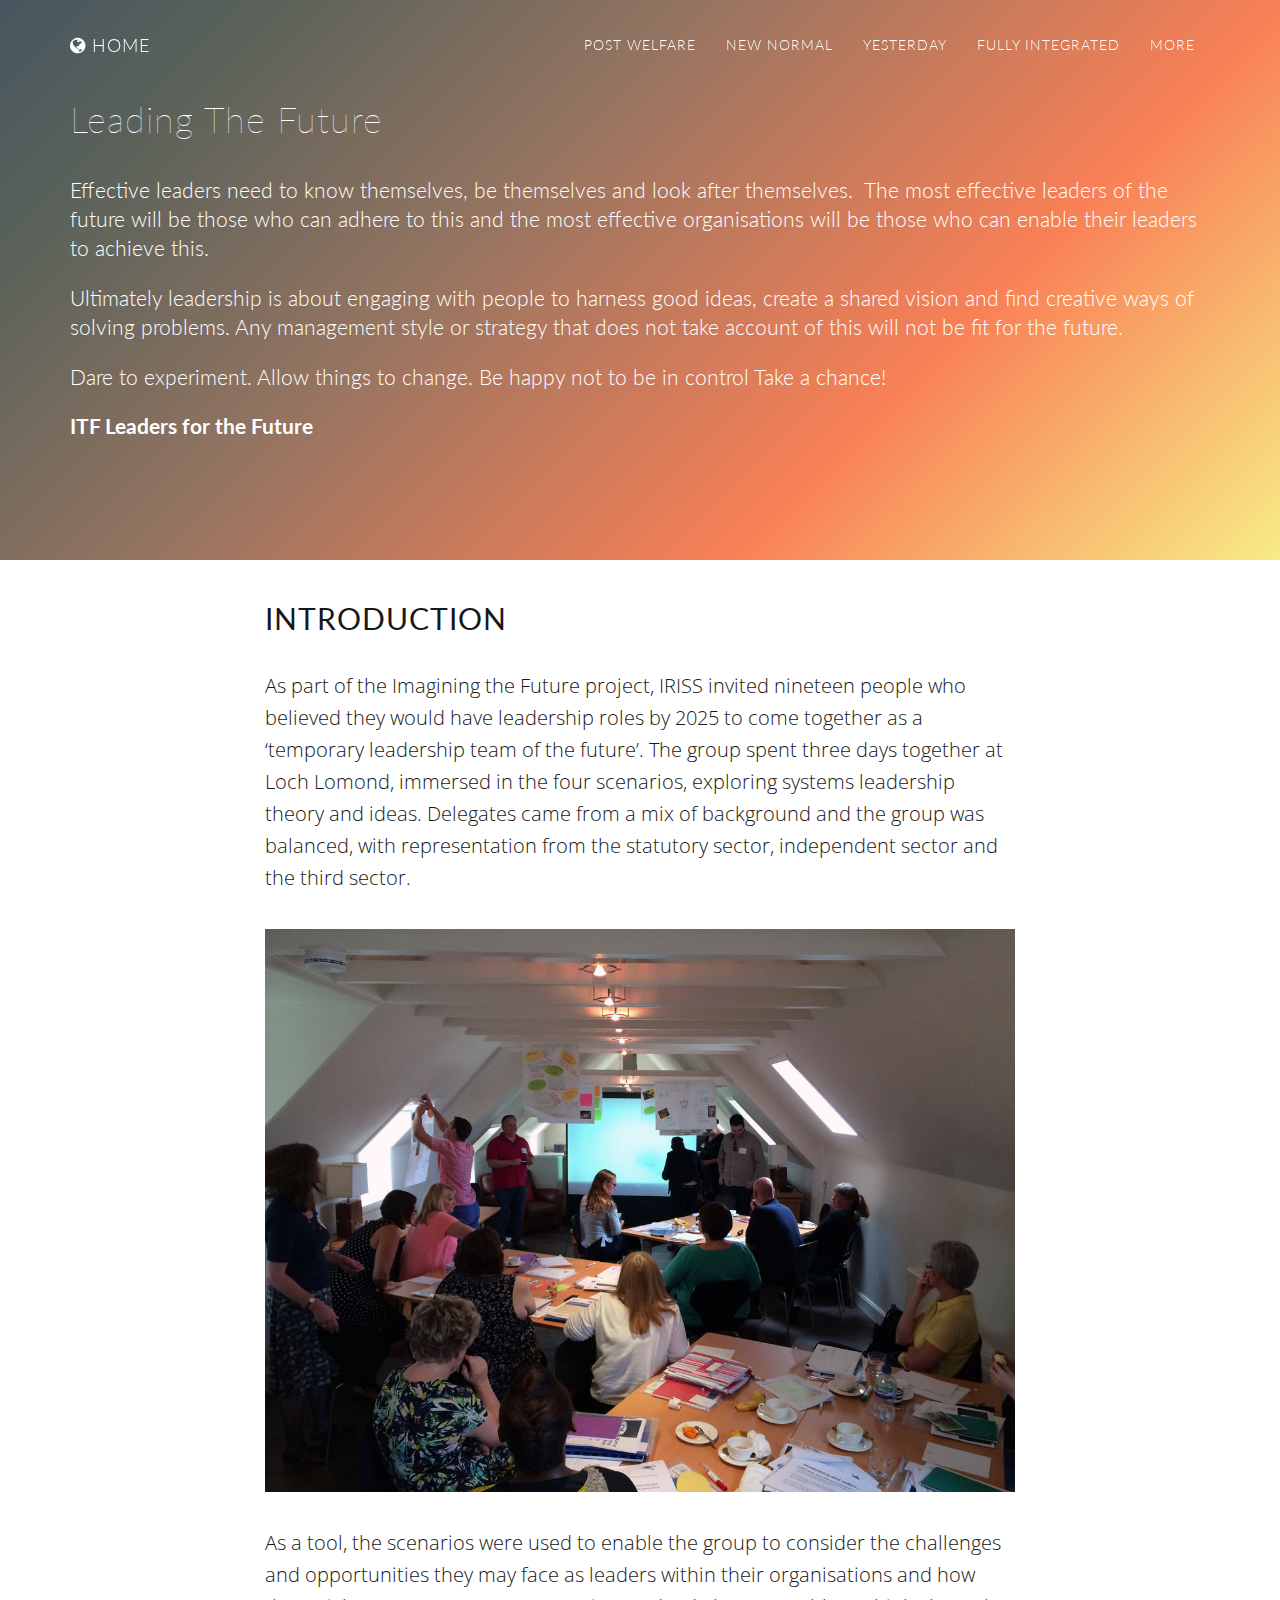
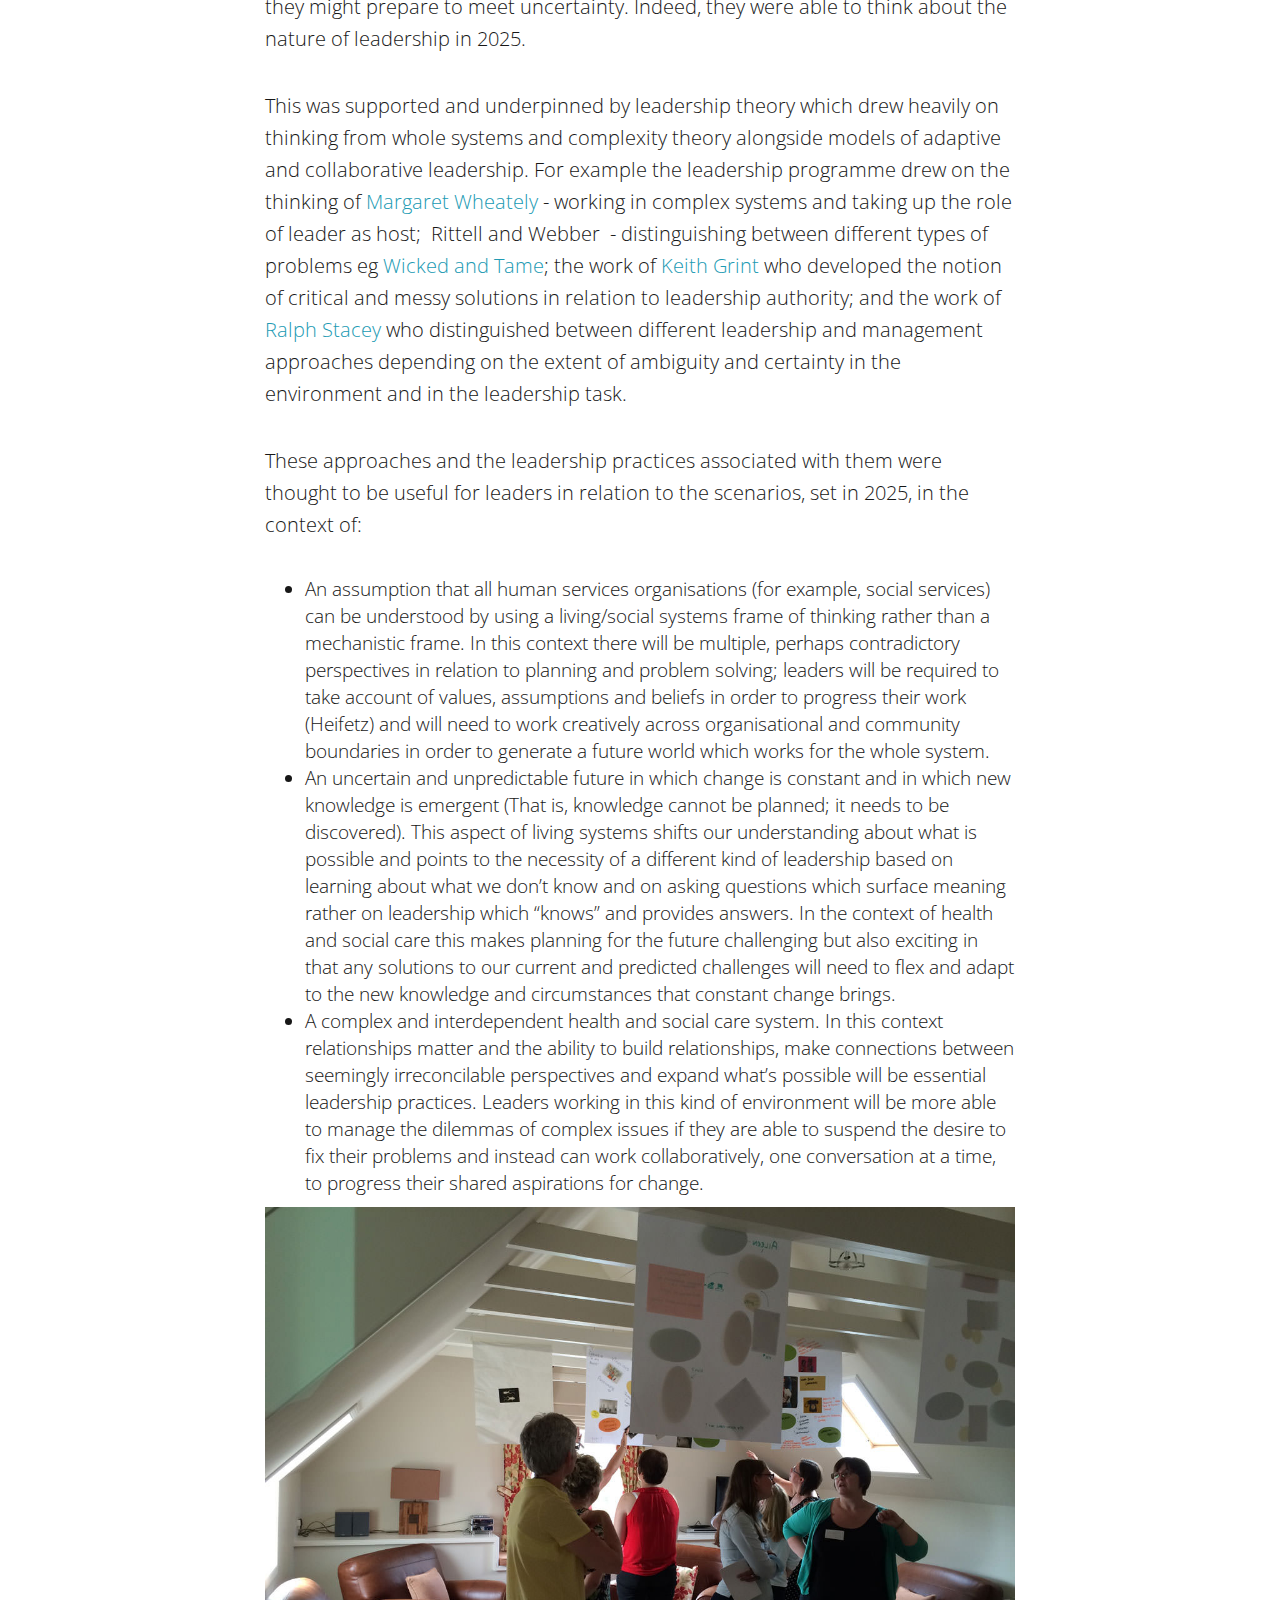
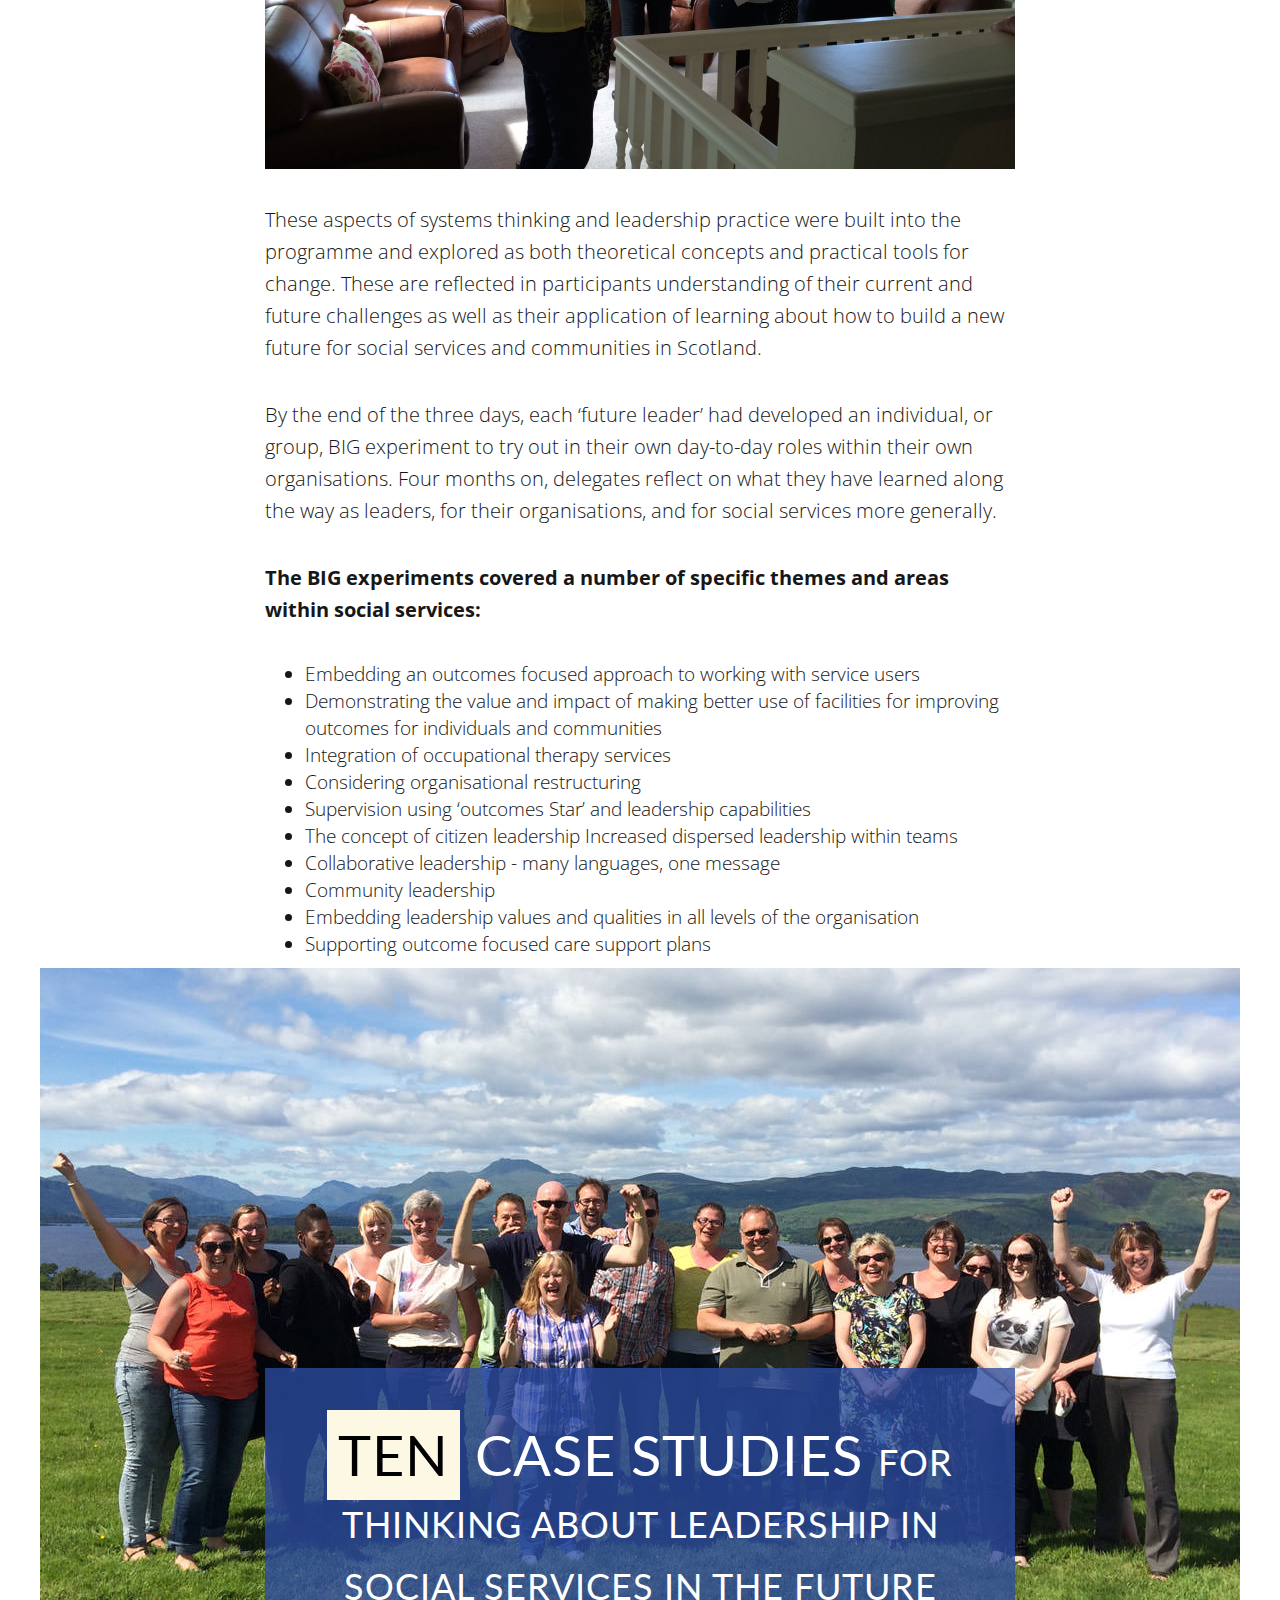
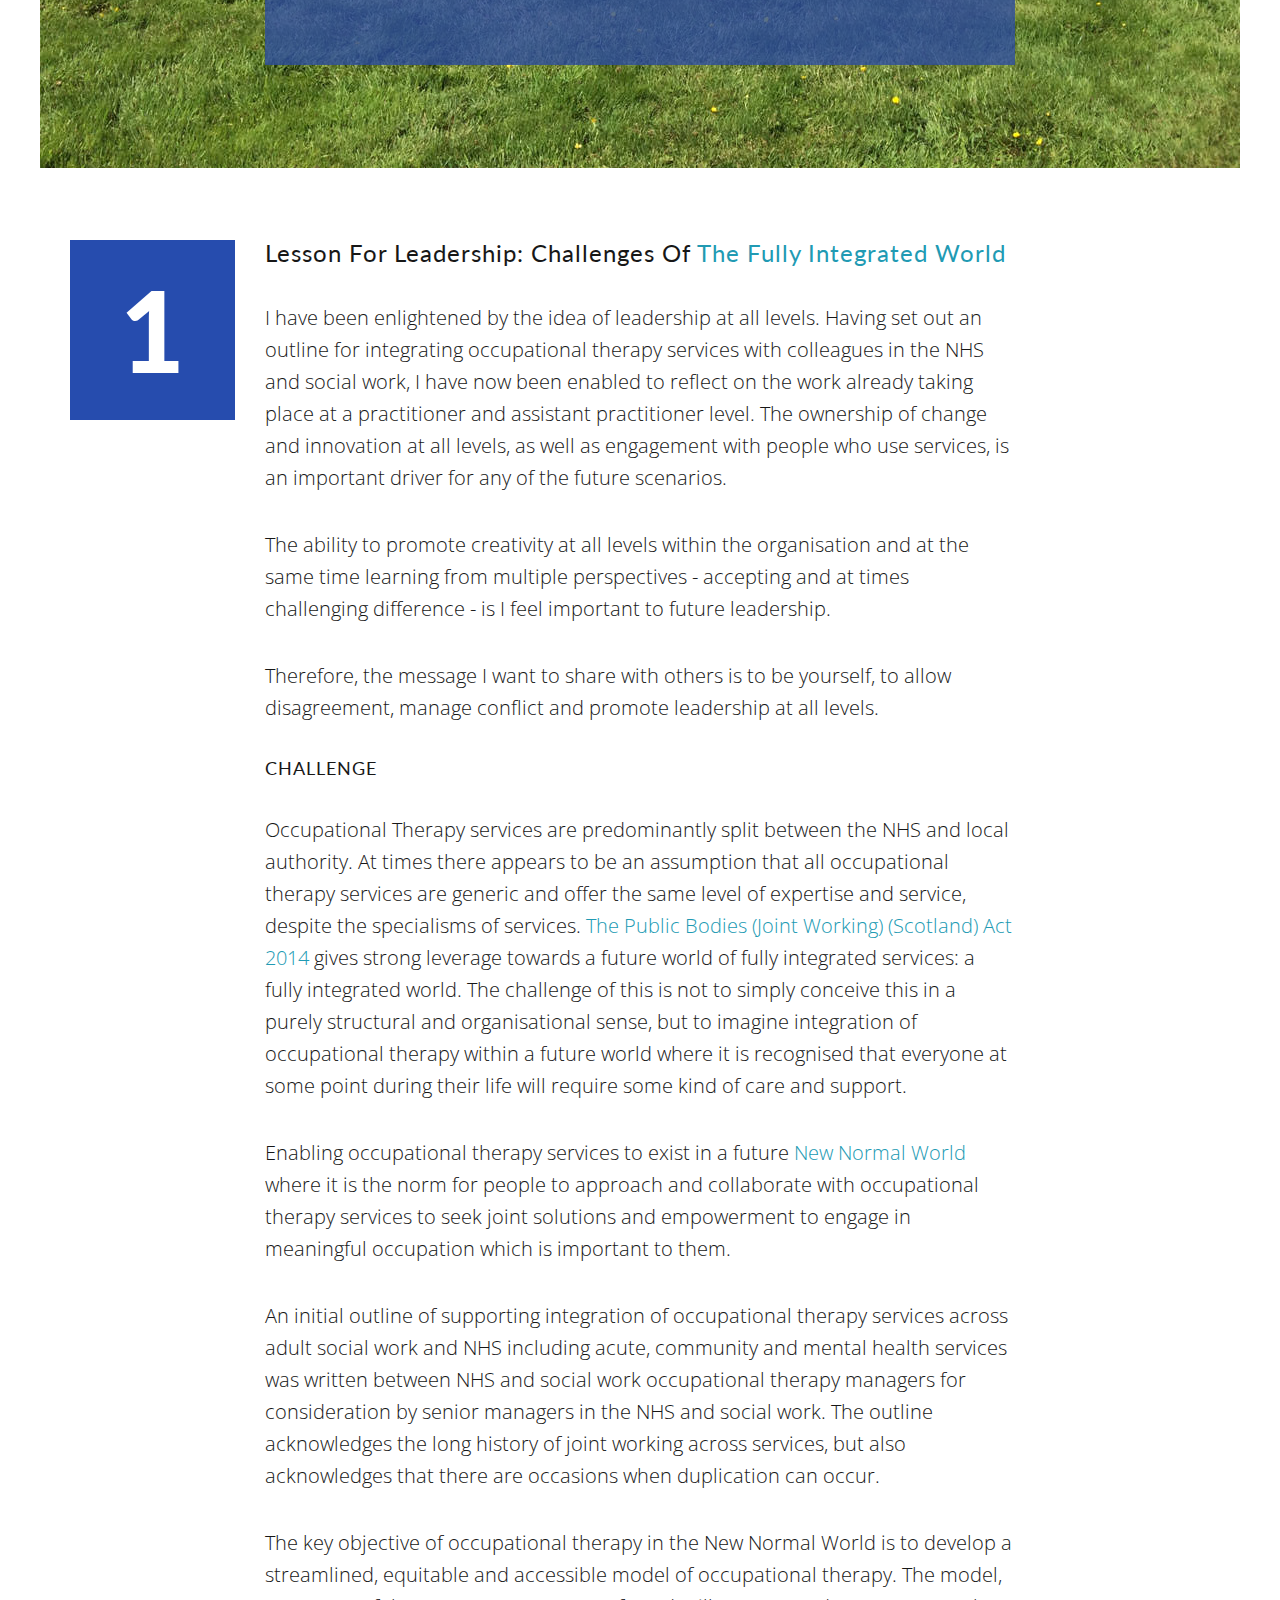
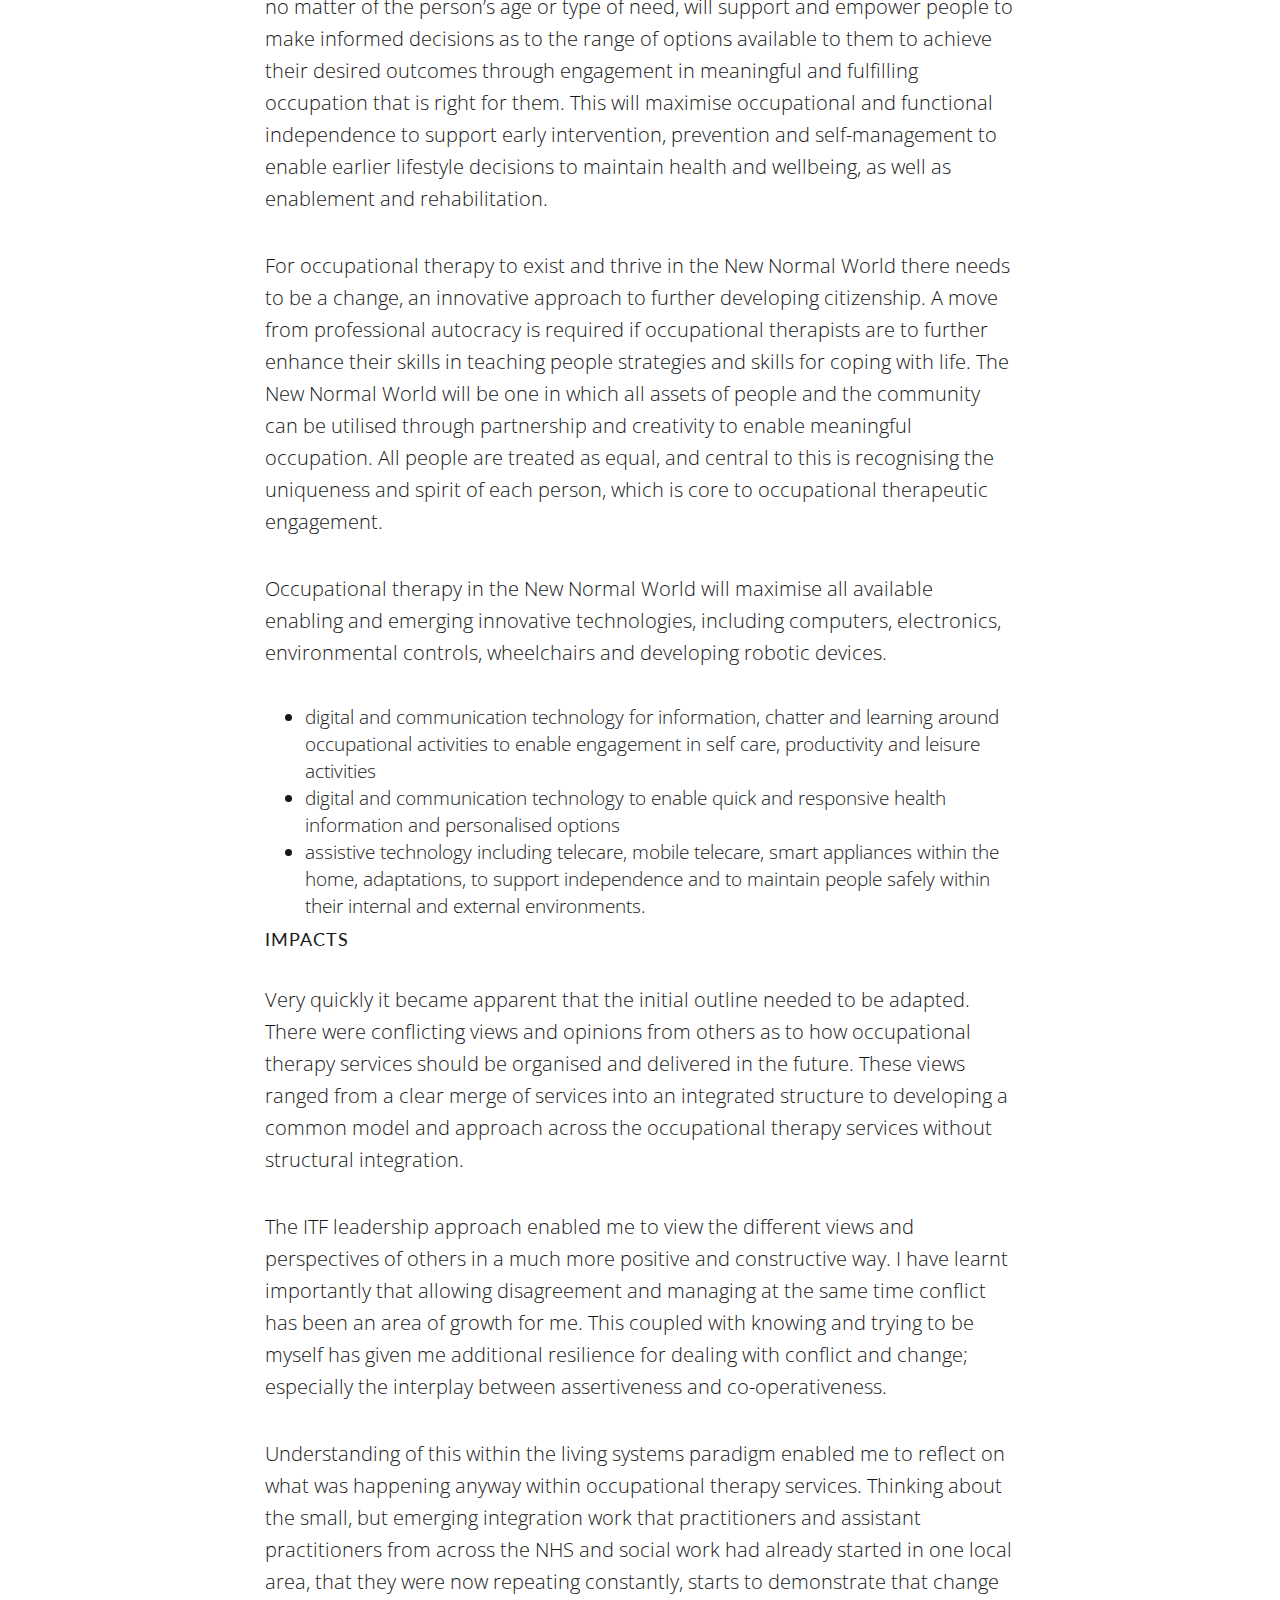
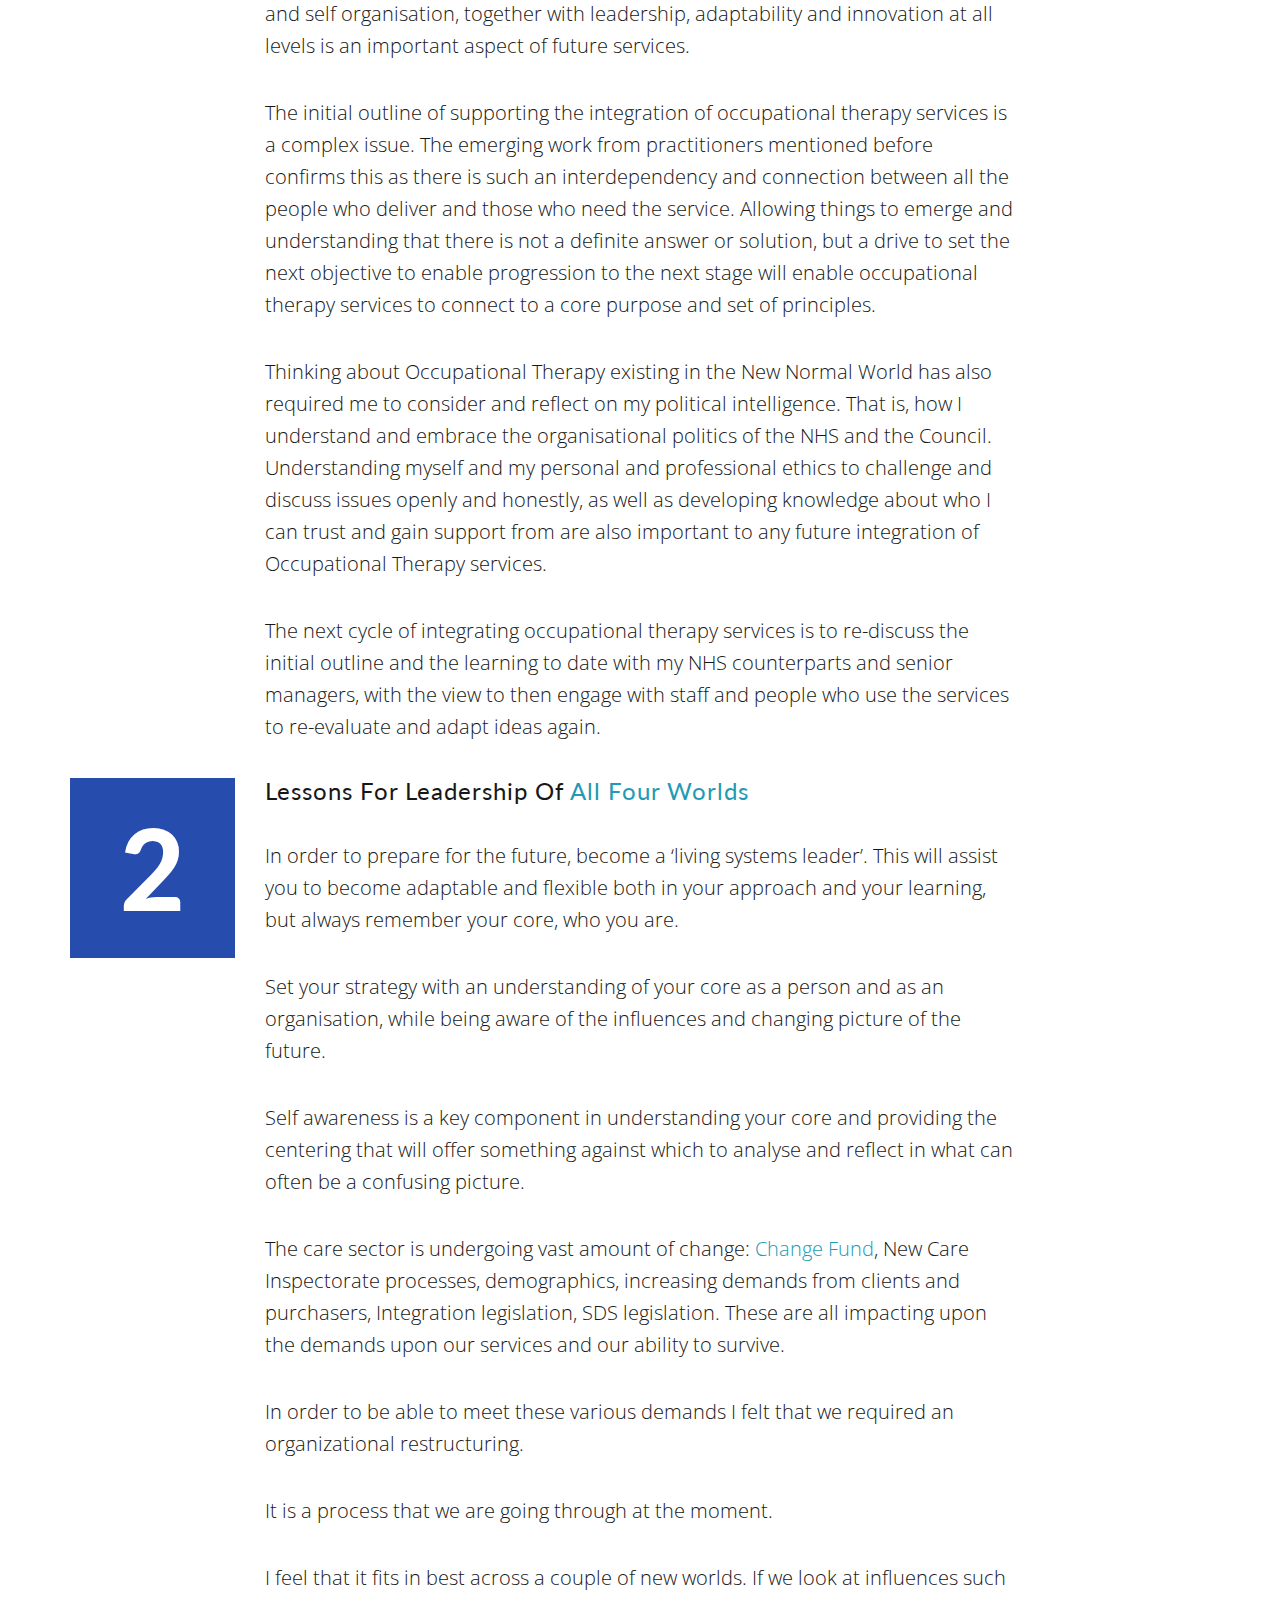
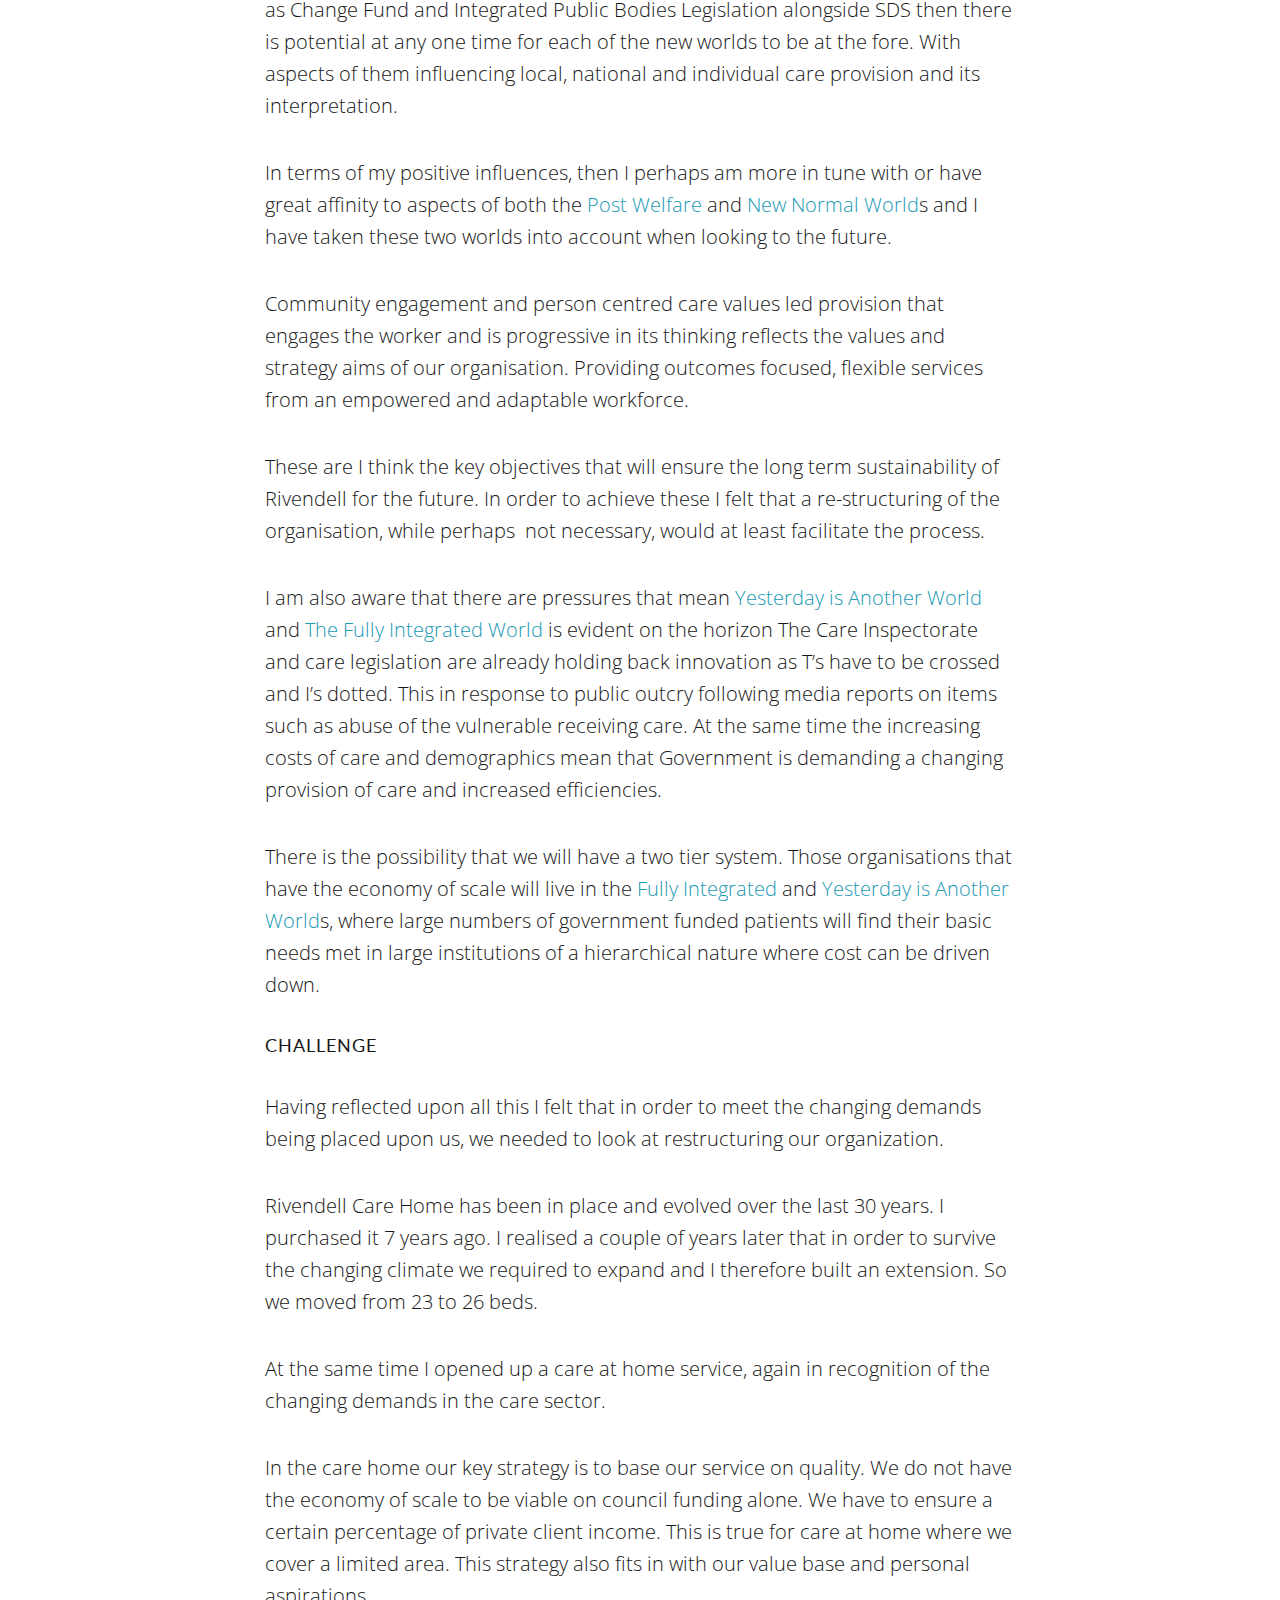
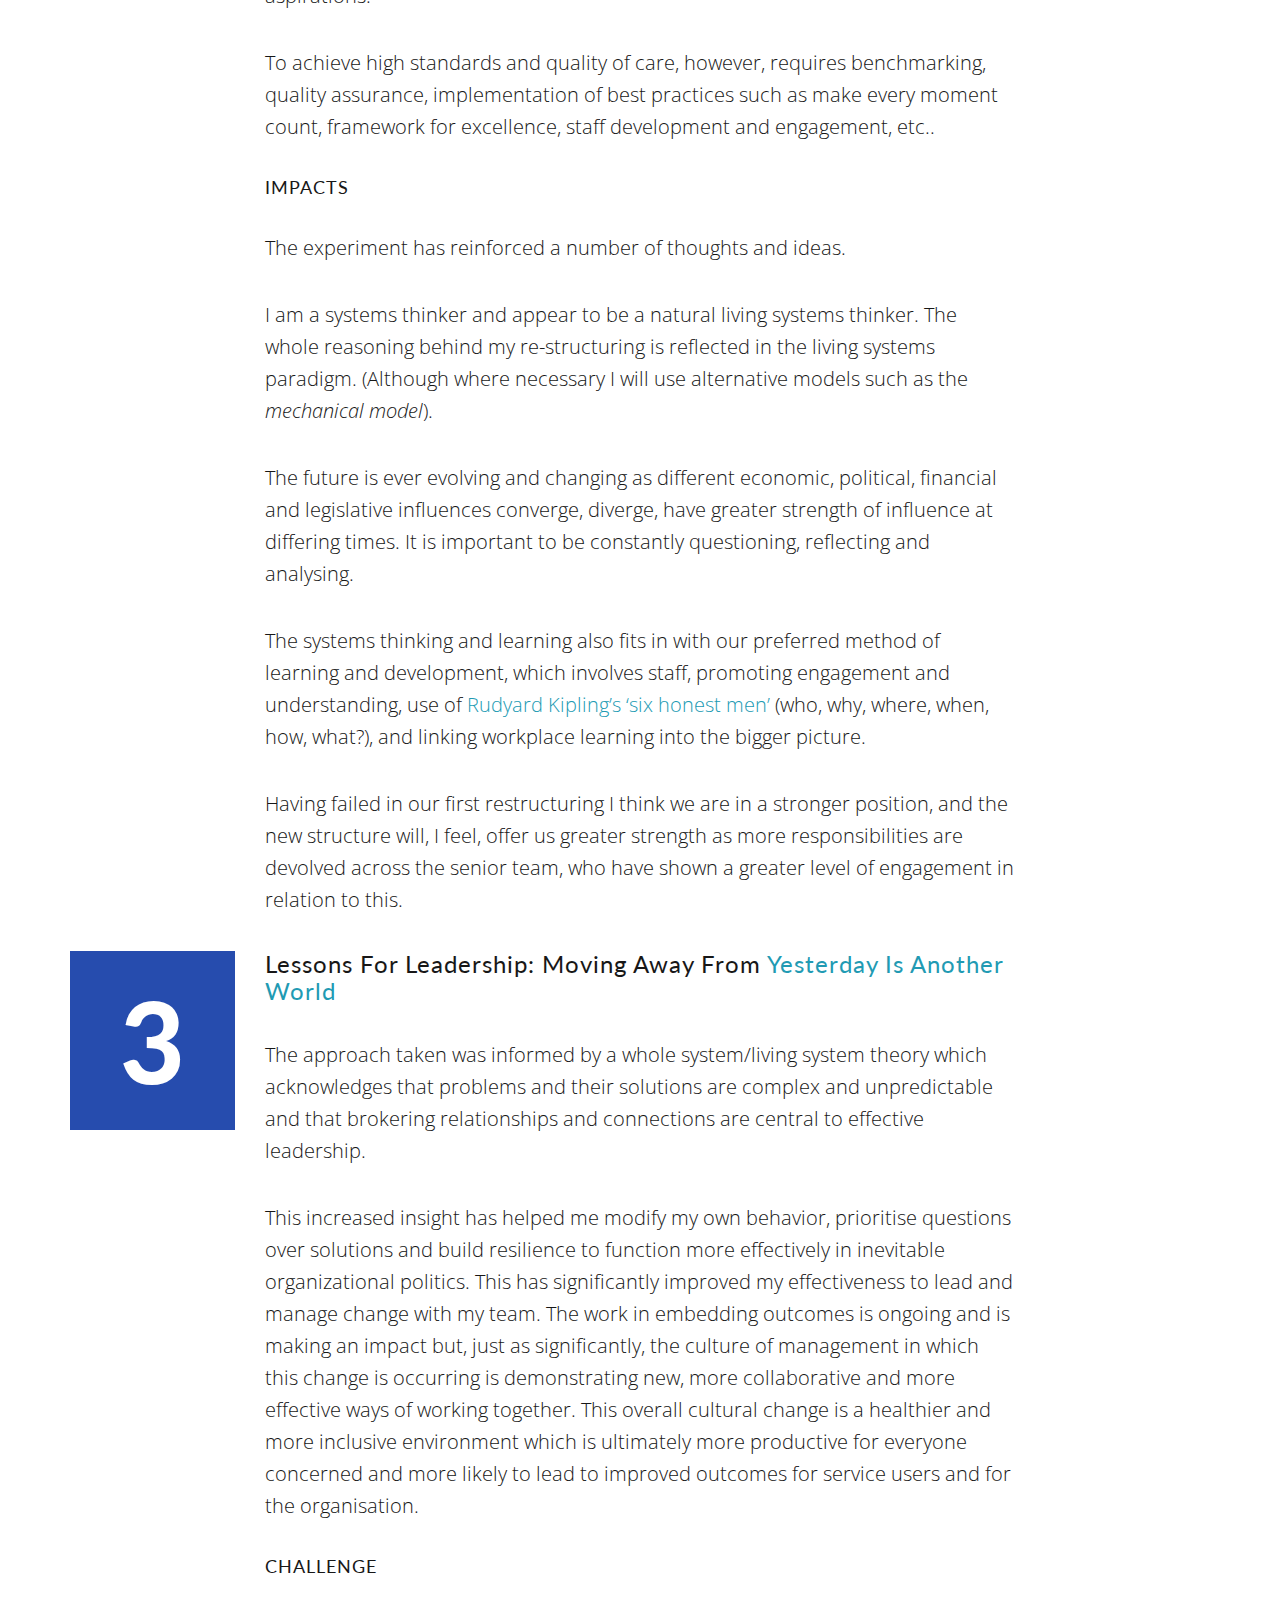
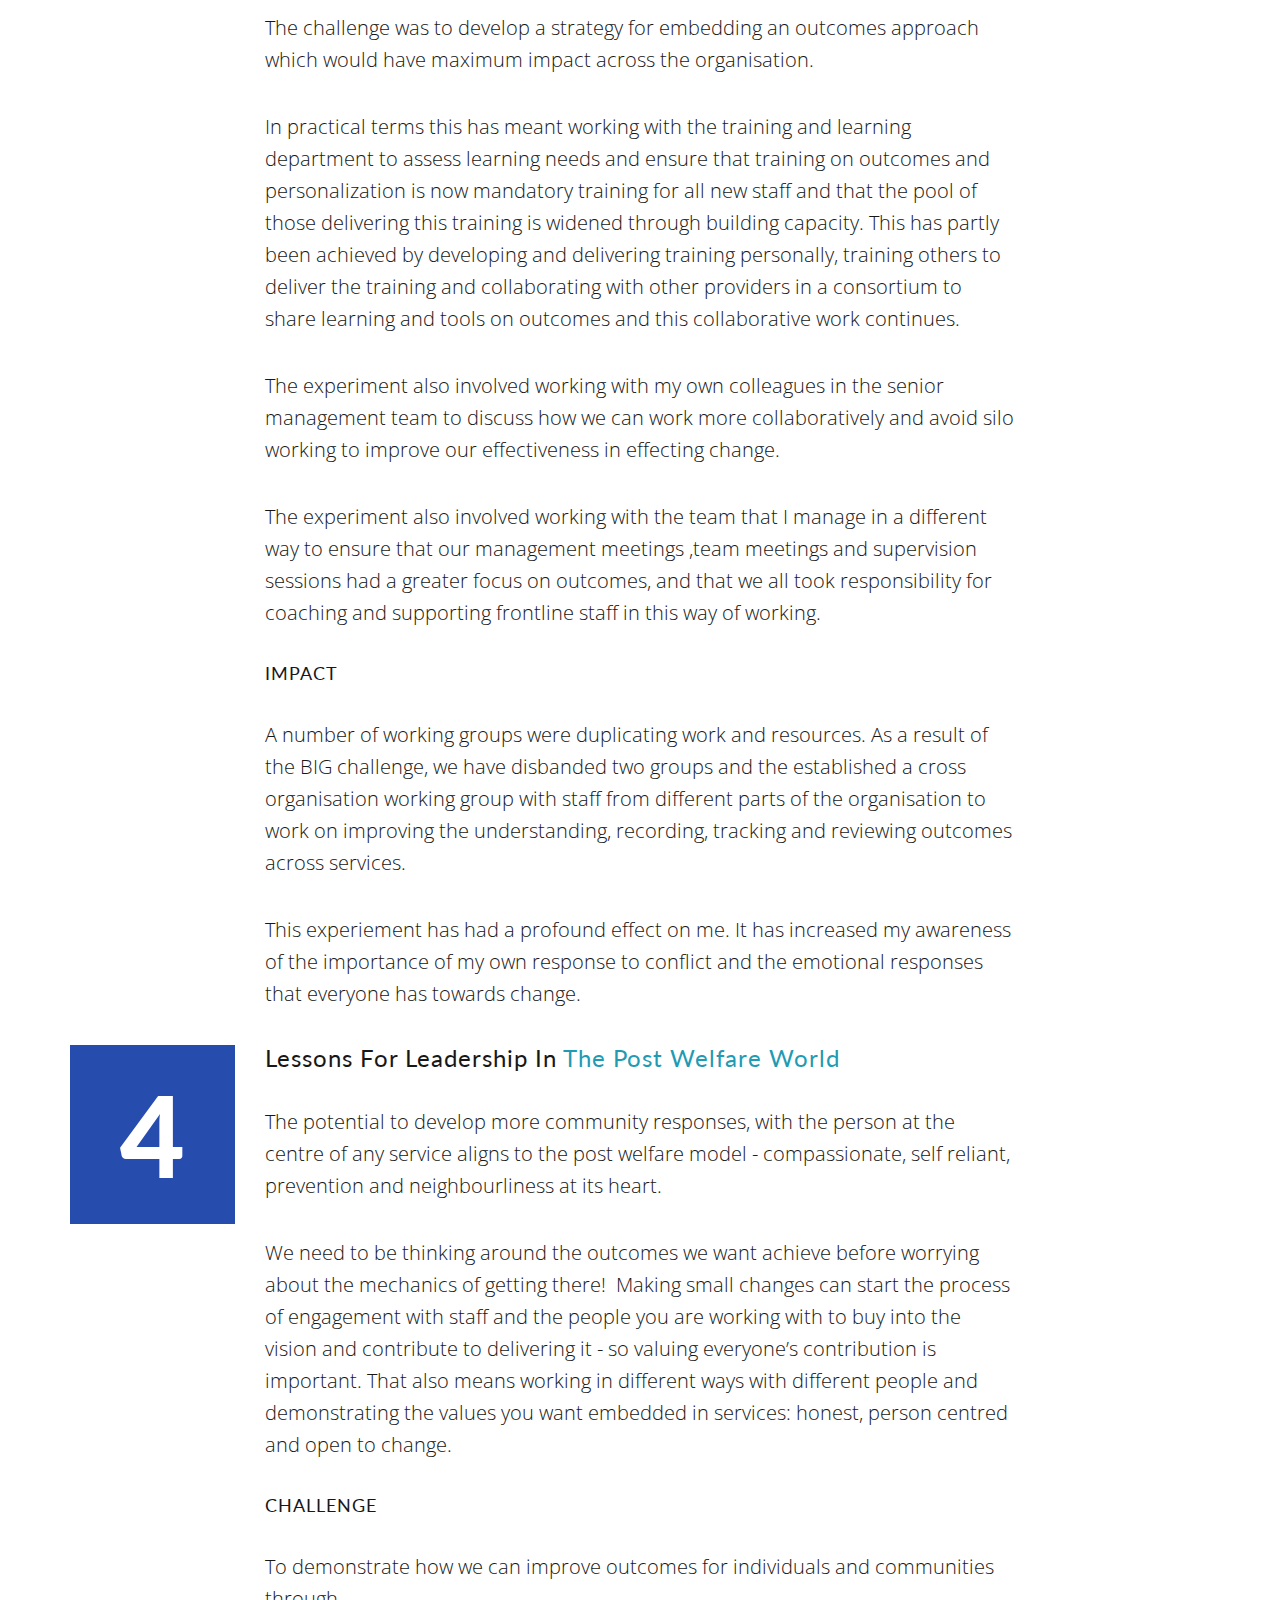
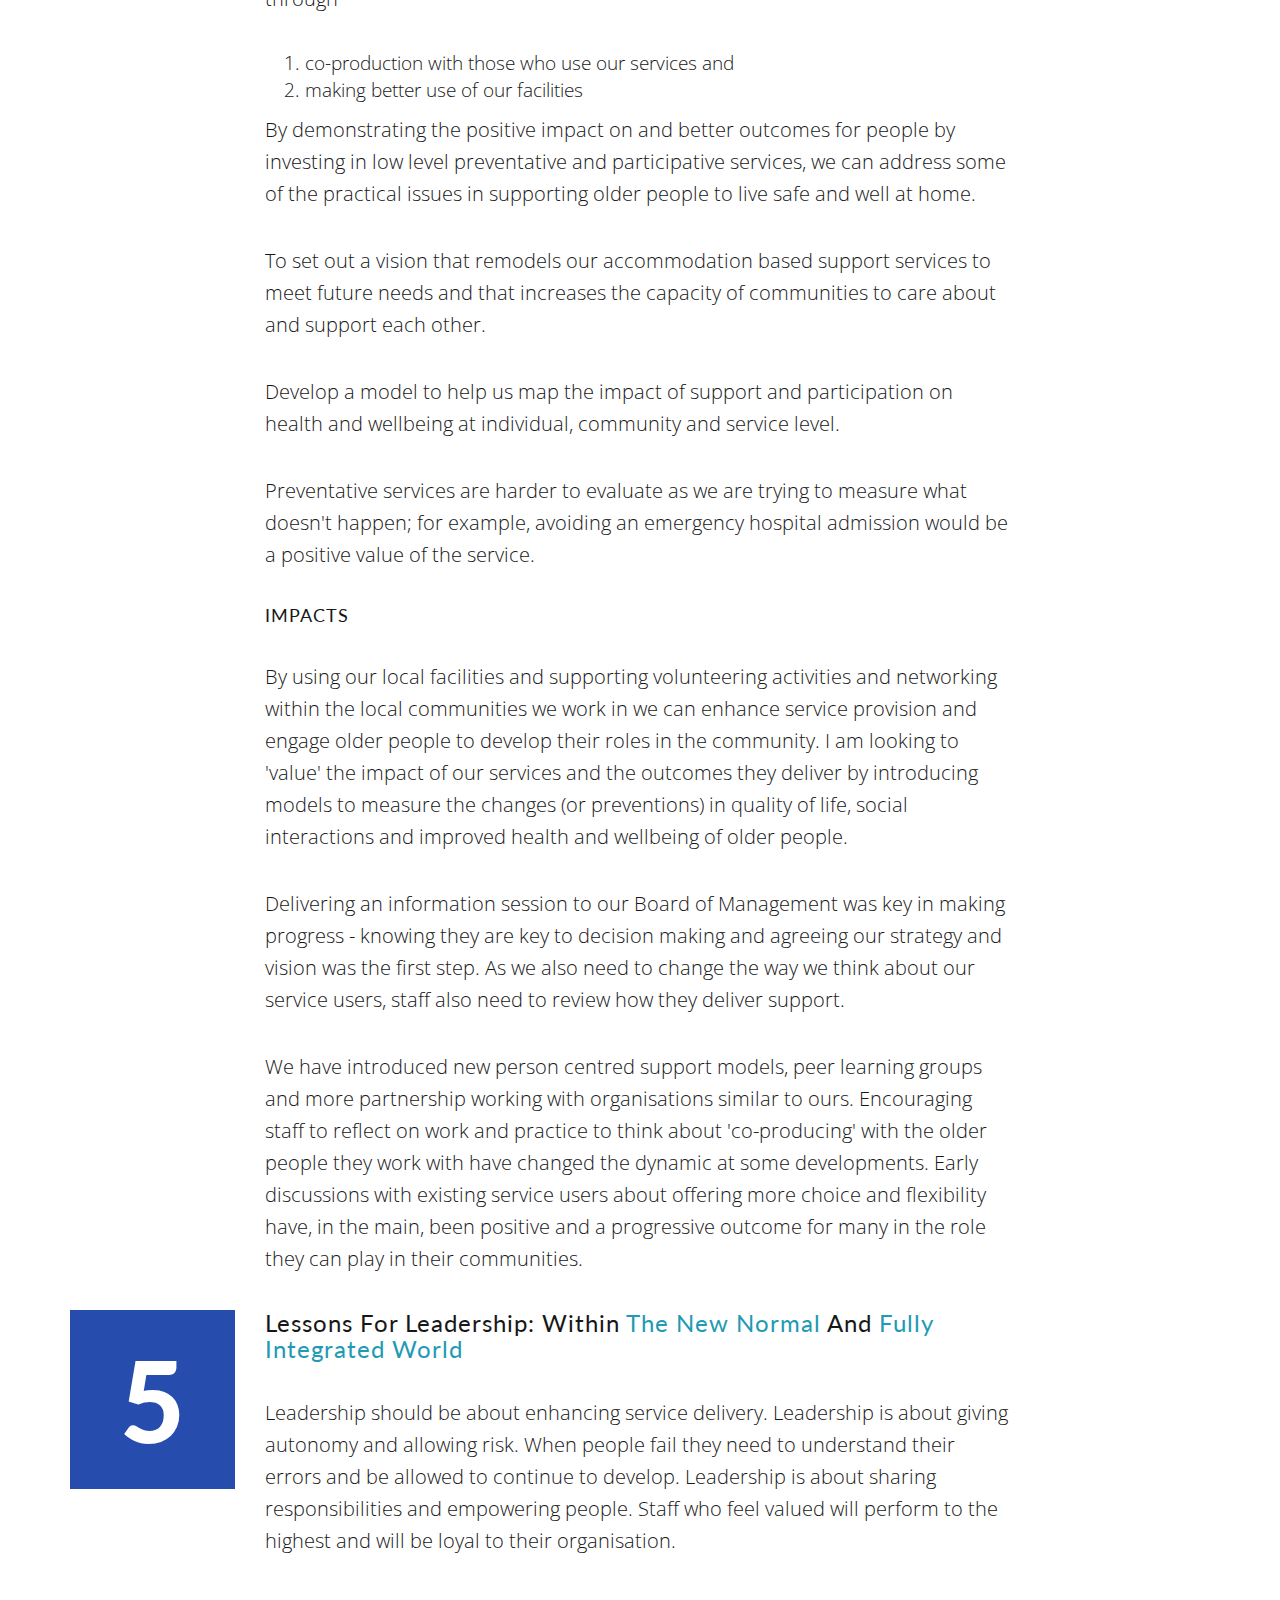
<file: leading.html>
<!DOCTYPE html>
<html lang="en">
	<head>
		<meta charset="utf-8">
		<meta http-equiv="X-UA-Compatible" content="IE=edge">
		<meta name="viewport" content="width=device-width, initial-scale=1">
		<meta name="description" content="The most effective leaders of the future will be those who can adhere to this and the most effective organisations will be those who can enable their leaders to achieve this.">
		<meta name="author" content="The Institute for Research and Innovation in Social Services (IRISS)">
		<!--	TWITTER CARD	-->
		<meta name="twitter:card" content="summary_large_image">
		<meta name="twitter:site" content="@irissorg">
		<meta name="twitter:creator" content="@irissorg">
		<meta name="twitter:title" content="Imagining the Future - Leading The Future">
		<meta name="twitter:description" content="The most effective leaders of the future will be those who can adhere to this and the most effective organisations will be those who can enable their leaders to achieve this.">
		<meta name="twitter:image:src" content="http://content.iriss.org.uk/2025/img/ardoch-02.jpg">
		<!--	FACEBOOK OPENGRAPH		-->
		<meta property="og:site_name" content="Imagining the Future of support and social services in 2025" />
		<meta property="og:title" content="Imagining the Future - Leading The Future" />
		<meta property="og:type" content="article" />
		<meta property="og:url" content="http://content.iriss.org.uk/2025/leading.html" />
		<meta property="og:image" content="http://content.iriss.org.uk/2025/img/ardoch-02.jpg" />
		<!--	GOOGLE		-->
		<script type="application/ld+json"> { "@context" : "http://schema.org", "@type" : "Article", "name" : "Imagining the Future - Leading The Future", "author" : { "@type" : "Person", "name" : "Robert Rae" }, "datePublished" : "2014-11-13", "image" : "http://content.iriss.org.uk/2025/img/intro-bg.jpg", "url" : "http://content.iriss.org.uk/2025/leading.html", "publisher" : { "@type" : "Organization", "name" : "The Institute for Research and Innovation in Social Services (IRISS)" } } </script>
		<title>Imagining the Future of support and social services in 2025 | Leading the Future</title>
		<link href="css/bootstrap.min.css" rel="stylesheet">
		<link href="css/custom.css" rel="stylesheet">
		<link href="css/font-awesome.min.css" rel="stylesheet" type="text/css">
		<!-- <link href='http://fonts.googleapis.com/css?family=Lato:700,400,300,100' rel='stylesheet' type='text/css'>
		<link href='http://fonts.googleapis.com/css?family=Open+Sans' rel='stylesheet' type='text/css'> -->
		<link href='http://fonts.googleapis.com/css?family=Open+Sans%7CLato:400,100,300,700' rel='stylesheet' type='text/css'>
		<link rel="stylesheet" href="css/print.css" type="text/css" media="print">
				<!--[if lt IE 9]>
				<style>
					.content-section {padding-top: 1em;}
					.img-reponsive{width:100%;}
				</style>
				<script src="https://oss.maxcdn.com/libs/html5shiv/3.7.0/html5shiv.js"></script>
				<script src="https://oss.maxcdn.com/libs/respond.js/1.4.2/respond.min.js"></script>
				<![endif]-->
			</head>
			<body id="page-top" data-spy="scroll" data-target=".navbar-fixed-top" class="landed leading">
				<!-- Navigation -->
				<nav class="navbar navbar-custom navbar-fixed-top" role="navigation">
					<div class="container">
						<div class="navbar-header">
							<button type="button" class="navbar-toggle" data-toggle="collapse" data-target=".navbar-main-collapse">
							<i class="fa fa-bars"></i>
							</button>
							<a class="navbar-brand page-scroll" href="index.html">
								<i class="fa fa-globe"></i> Home
							</a>
						</div>
						<!-- Collect the nav links, forms, and other content for toggling -->
						<div class="collapse navbar-collapse navbar-right navbar-main-collapse">
							<ul class="nav navbar-nav">
								<!-- Hidden li included to remove active class from about link when scrolled up past about section -->
								<li class="hidden">
									<a href="index.html#page-top"></a>
								</li>
								<li class="postwelfare"><a href="post.html">Post Welfare</a>
							</li>
							<li class="newnormal"><a href="newnormal.html">New Normal</a>
						</li>
						<li class="yesterday"><a href="yesterday.html">Yesterday</a>
					</li>
					<li class="fullyintegrated"><a href="fullyintegrated.html">Fully Integrated</a>
				</li>
				<li class="supportingmaterial"><a href="supportingmaterial.html">More</a>
			</li>
		</ul>
	</div>
	<!-- /.navbar-collapse -->
</div>
<!-- /.container -->
</nav>
<!-- Intro Header -->
<header class="intro-alt sutro">
<div class="intro-body">
	<div class="container">
		<div class="row">
			<div class="col-md-12">
				<h1>Leading The Future</h1>
				<div class="intro-text">
					<p class="lead">Effective leaders need to know themselves, be themselves and look after themselves. &nbsp;The most effective leaders of the future will be those who can adhere to this and the most effective organisations will be those who can enable their leaders to achieve this.</p>
					<p class="lead">Ultimately leadership is about engaging with people to harness good ideas, create a shared vision and find creative ways of solving problems. Any management style or strategy that does not take account of this will not be fit for the future.</p>
					<p class="lead">Dare to experiment. Allow things to change. Be happy not to be in control Take a chance!</p>
					<p class="lead"><strong>ITF Leaders for the Future</strong></p>
				</div>
			</div>
		</div>
	</div>
</div>
</header>
<section class="container content-section leading">
<div class="row">
	<div class="col-lg-8 col-lg-offset-2">
		
		
		<h2 id="leadintro">Introduction</h2>
		<p>As part of the Imagining the Future project, IRISS invited nineteen people who believed they would have leadership roles by 2025 to come together as a &lsquo;temporary leadership team of the future&rsquo;. The group spent three days together at Loch Lomond, immersed in the four scenarios, exploring systems leadership theory and ideas. Delegates came from a mix of background and the group was balanced, with representation from the statutory sector, independent sector and the third sector.</p>
		<p><img src="img/ardoch-01.jpg" alt="ardoch leadership team, busy in a workshop" class="img-responsive"></p>
		<p>As a tool, the scenarios were used to enable the group to consider the challenges and opportunities they may face as leaders within their organisations and how they might prepare to meet uncertainty. Indeed, they were able to think about the nature of leadership in 2025.</p>
		<p>This was supported and underpinned by leadership theory which drew heavily on thinking from whole systems and complexity theory alongside models of adaptive and collaborative leadership. For example the leadership programme drew on the thinking of <a href="http://en.wikipedia.org/wiki/Margaret_J._Wheatley">Margaret Wheately</a> - working in complex systems and taking up the role of leader as host; &nbsp;Rittell and Webber &nbsp;- distinguishing between different types of problems eg <a href="http://assets.highways.gov.uk.s3.amazonaws.com/specialist-information/roads-academy-ra-masterclasses/Keith_Grint_Wicked_Problems_Clumsy_Solutions_presentation.pdf">Wicked and Tame</a>; the work of <a href="http://www.wbs.ac.uk/about/person/keith-grint/">Keith Grint</a> who developed the notion of critical and messy solutions in relation to leadership authority; and the work of <a href="http://en.wikipedia.org/wiki/Ralph_Douglas_Stacey">Ralph Stacey</a> who distinguished between different leadership and management approaches depending on the extent of ambiguity and certainty in the environment and in the leadership task.</p>
		<p>These approaches and the leadership practices associated with them were thought to be useful for leaders in relation to the scenarios, set in 2025, in the context of:</p>
		<ul>
			<li>An assumption that all human services organisations (for example, social services) can be understood by using a living/social systems frame of thinking rather than a mechanistic frame. In this context there will be multiple, perhaps contradictory perspectives in relation to planning and problem solving; leaders will be required to take account of values, assumptions and beliefs in order to progress their work (Heifetz) and will need to work creatively across organisational and community boundaries in order to generate a future world which works for the whole system.</li>
			<li>An uncertain and unpredictable future in which change is constant and in which new knowledge is emergent (That is, knowledge cannot be planned; it needs to be discovered). This aspect of living systems shifts our understanding about what is possible and points to the necessity of a different kind of leadership based on learning about what we don&rsquo;t know and on asking questions which surface meaning rather on leadership which &ldquo;knows&rdquo; and provides answers. In the context of health and social care this makes planning for the future challenging but also exciting in that any solutions to our current and predicted challenges will need to flex and adapt to the new knowledge and circumstances that constant change brings. </li>
			<li>A complex and interdependent health and social care system. In this context relationships matter and the ability to build relationships, make connections between seemingly irreconcilable perspectives and expand what&rsquo;s possible will be essential leadership practices. Leaders working in this kind of environment will be more able to manage the dilemmas of complex issues if they are able to suspend the desire to fix their problems and instead can work collaboratively, one conversation at a time, to progress their shared aspirations for change.</li>
		</ul>
		<p><img src="img/ardoch-03.jpg" alt="ardoch leadership team, busy in a workshop" class="img-responsive"></p>
		
		<p>These aspects of systems thinking and leadership practice were built into the programme and explored as both theoretical concepts and practical tools for change. These are reflected in participants understanding of their current and future challenges as well as their application of learning about how to build a new future for social services and communities in Scotland.</p>
		<p>By the end of the three days, each &lsquo;future leader&rsquo; had developed an individual, or group, BIG experiment to try out in their own day-to-day roles within their own organisations. Four months on, delegates reflect on what they have learned along the way as leaders, for their organisations, and for social services more generally.</p>
		<p><strong>The BIG experiments covered a number of specific themes and areas within social services:</strong></p>
		<ul>
			<li>Embedding an outcomes focused approach to working with service users</li>
			<li>Demonstrating the value and impact of making better use of facilities for improving outcomes for individuals and communities</li>
			<li>Integration of occupational therapy services</li>
			<li>Considering organisational restructuring</li>
			<li>Supervision using &lsquo;outcomes Star&rsquo; and leadership capabilities</li>
			<li>The concept of citizen leadership Increased dispersed leadership within teams </li>
			<li>Collaborative leadership - many languages, one message</li>
			<li>Community leadership</li>
			<li>Embedding leadership values and qualities in all levels of the organisation </li>
			<li>Supporting outcome focused care support plans</li>
		</ul>
	</div>
</div>
</section>
<div class="jumbotron ardoch">
<div class="container">
	<div class="row">
		<div class="col-lg-8 col-lg-offset-2">
			<h2 class="text-center"><mark>Ten</mark> case studies <small>for thinking about leadership in social services in the future</small></h2>
		</div>
	</div>
</div>
</div>
<section class="container content-section">
<!--		CASE STUDY 1		-->
<div class="row">
	
	<div class="col-md-2"><p class="casestudy fullyintegrated">1</p></div>
	<div class="col-md-8">
		<h3 id="cs1" class="text-capitalize">Lesson for Leadership: Challenges of <a href="fullyintegrated.html">The Fully Integrated World</a></h3>
		<p>I have been enlightened by the idea of leadership at all levels. Having set out an outline for integrating occupational therapy services with colleagues in the NHS and social work, I have now been enabled to reflect on the work already taking place at a practitioner and assistant practitioner level. The ownership of change and innovation at all levels, as well as engagement with people who use services, is an important driver for any of the future scenarios.</p>
		<p>The ability to promote creativity at all levels within the organisation and at the same time learning from multiple perspectives - accepting and at times challenging difference - is I feel important to future leadership.</p>
		<p>Therefore, the message I want to share with others is to be yourself, to allow disagreement, manage conflict and promote leadership at all levels.</p>
		<h4>Challenge</h4>
		<p>Occupational Therapy services are predominantly split between the NHS and local authority. At times there appears to be an assumption that all occupational therapy services are generic and offer the same level of expertise and service, despite the specialisms of services. <a href="http://www.scottish.parliament.uk/parliamentarybusiness/Bills/63845.aspx">The Public Bodies (Joint Working) (Scotland) Act 2014</a> gives strong leverage towards a future world of fully integrated services: a fully integrated world. The challenge of this is not to simply conceive this in a purely structural and organisational sense, but to imagine integration of occupational therapy within a future world where it is recognised that everyone at some point during their life will require some kind of care and support.</p>
		<p>Enabling occupational therapy services to exist in a future <a href="newnormal.html">New Normal World</a> where it is the norm for people to approach and collaborate with occupational therapy services to seek joint solutions and empowerment to engage in meaningful occupation which is important to them.  &nbsp; &nbsp;</p>
		<p>An initial outline of supporting integration of occupational therapy services across adult social work and NHS including acute, community and mental health services was written between NHS and social work occupational therapy managers for consideration by senior managers in the NHS and social work. The outline acknowledges the long history of joint working across services, but also acknowledges that there are occasions when duplication can occur.</p>
		<p>The key objective of occupational therapy in the New Normal World is to develop a streamlined, equitable and accessible model of occupational therapy. The model, no matter of the person&rsquo;s age or type of need, will support and empower people to make informed decisions as to the range of options available to them to achieve their desired outcomes through engagement in meaningful and fulfilling occupation that is right for them. This will maximise occupational and functional independence to support early intervention, prevention and self-management to enable earlier lifestyle decisions to maintain health and wellbeing, as well as enablement and rehabilitation.</p>
		<p>For occupational therapy to exist and thrive in the New Normal World there needs to be a change, an innovative approach to further developing citizenship. A move from professional autocracy is required if occupational therapists are to further enhance their skills in teaching people strategies and skills for coping with life. The New Normal World will be one in which all assets of people and the community can be utilised through partnership and creativity to enable meaningful occupation. All people are treated as equal, and central to this is recognising the uniqueness and spirit of each person, which is core to occupational therapeutic engagement.</p>
		<p>Occupational therapy in the New Normal World will maximise all available enabling and emerging innovative technologies, including computers, electronics, environmental controls, wheelchairs and developing robotic devices.</p>
		<ul>
			<li>digital and communication technology for information, chatter and learning around occupational activities to enable engagement in self care, productivity and leisure activities</li>
			<li>digital and communication technology to enable quick and responsive health information and personalised options</li>
			<li>assistive technology including telecare, mobile telecare, smart appliances within the home, adaptations, to support independence and to maintain people safely within their internal and external environments.</li>
		</ul>
		<h4>Impacts</h4>
		<p>Very quickly it became apparent that the initial outline needed to be adapted. There were conflicting views and opinions from others as to how occupational therapy services should be organised and delivered in the future. These views ranged from a clear merge of services into an integrated structure to developing a common model and approach across the occupational therapy services without structural integration.</p>
		<p>The ITF leadership approach enabled me to view the different views and perspectives of others in a much more positive and constructive way. I have learnt importantly that allowing disagreement and managing at the same time conflict has been an area of growth for me. This coupled with knowing and trying to be myself has given me additional resilience for dealing with conflict and change; especially the interplay between assertiveness and co-operativeness.</p>
		<p>Understanding of this within the living systems paradigm enabled me to reflect on what was happening anyway within occupational therapy services. Thinking about the small, but emerging integration work that practitioners and assistant practitioners from across the NHS and social work had already started in one local area, that they were now repeating constantly, starts to demonstrate that change and self organisation, together with leadership, adaptability and innovation at all levels is an important aspect of future services.</p>
		<p>The initial outline of supporting the integration of occupational therapy services is a complex issue. The emerging work from practitioners mentioned before confirms this as there is such an interdependency and connection between all the people who deliver and those who need the service. Allowing things to emerge and understanding that there is not a definite answer or solution, but a drive to set the next objective to enable progression to the next stage will enable occupational therapy services to connect to a core purpose and set of principles.</p>
		<p>Thinking about Occupational Therapy existing in the New Normal World has also required me to consider and reflect on my political intelligence. That is, how I understand and embrace the organisational politics of the NHS and the Council. Understanding myself and my personal and professional ethics to challenge and discuss issues openly and honestly, as well as developing knowledge about who I can trust and gain support from are also important to any future integration of Occupational Therapy services.</p>
		<p>The next cycle of integrating occupational therapy services is to re-discuss the initial outline and the learning to date with my NHS counterparts and senior managers, with the view to then engage with staff and people who use the services to re-evaluate and adapt ideas again.</p>
		
	</div>
</div>
<!--		CASE STUDY 2		-->
<div class="row">
	
	<div class="col-md-2"><p class="casestudy fullyintegrated">2</p></div>
	<div class="col-md-8">
		<h3 id="cs2"  class="text-capitalize">Lessons for Leadership of <a href="index.html">all four Worlds</a></h3>
		<p>In order to prepare for the future, become a &lsquo;living systems leader&rsquo;. This will assist you to become adaptable and flexible both in your approach and your learning, but always remember your core, who you are.</p>
		<p>Set your strategy with an understanding of your core as a person and as an organisation, while being aware of the influences and changing picture of the future.</p>
		<p>Self awareness is a key component in understanding your core and providing the centering that will offer something against which to analyse and reflect in what can often be a confusing picture.</p>
		<p>The care sector is undergoing vast amount of change: <a href="http://jitscotland.whitespacers.com/action-areas/reshaping-care-for-older-people/change-fund-plans/">Change Fund</a>, New Care Inspectorate processes, demographics, increasing demands from clients and purchasers, Integration legislation, SDS legislation. These are all impacting upon the demands upon our services and our ability to survive.</p>
		<p>In order to be able to meet these various demands I felt that we required an organizational restructuring.</p>
		<p>It is a process that we are going through at the moment.</p>
		<p>I feel that it fits in best across a couple of new worlds. If we look at influences such as Change Fund and Integrated Public Bodies Legislation alongside SDS then there is potential at any one time for each of the new worlds to be at the fore. With aspects of them influencing local, national and individual care provision and its interpretation.</p>
		<p>In terms of my positive influences, then I perhaps am more in tune with or have great affinity to aspects of both the <a href="post.html">Post Welfare</a> and <a href="newnormal.html">New Normal World</a>s and I have taken these two worlds into account when looking to the future.</p>
		<p>Community engagement and person centred care values led provision that engages the worker and is progressive in its thinking reflects the values and strategy aims of our organisation. Providing outcomes focused, flexible services from an empowered and adaptable workforce.</p>
		<p>These are I think the key objectives that will ensure the long term sustainability of Rivendell for the future. In order to achieve these I felt that a re-structuring of the organisation, while perhaps &nbsp;not necessary, would at least facilitate the process.</p>
		<p>I am also aware that there are pressures that mean <a href="yesterday.html">Yesterday is Another World</a> and <a href="fullyintegrated.html">The Fully Integrated World</a> is evident on the horizon The Care Inspectorate and care legislation are already holding back innovation as T&rsquo;s have to be crossed and I&rsquo;s dotted. This in response to public outcry following media reports on items such as abuse of the vulnerable receiving care. At the same time the increasing costs of care and demographics mean that Government is demanding a changing provision of care and increased efficiencies.</p>
		<p>There is the possibility that we will have a two tier system. Those organisations that have the economy of scale will live in the <a href="fullyintegrated.html">Fully Integrated</a> and <a href="yesterday.html">Yesterday is Another World</a>s, where large numbers of government funded patients will find their basic needs met in large institutions of a hierarchical nature where cost can be driven down.</p>
		<h4>Challenge</h4>
		<p>Having reflected upon all this I felt that in order to meet the changing demands being placed upon us, we needed to look at restructuring our organization.</p>
		<p>Rivendell Care Home has been in place and evolved over the last 30 years. I purchased it 7 years ago. I realised a couple of years later that in order to survive the changing climate we required to expand and I therefore built an extension. So we moved from 23 to 26 beds.</p>
		<p>At the same time I opened up a care at home service, again in recognition of the changing demands in the care sector.</p>
		<p>In the care home our key strategy is to base our service on quality. We do not have the economy of scale to be viable on council funding alone. We have to ensure a certain percentage of private client income. This is true for care at home where we cover a limited area. This strategy also fits in with our value base and personal aspirations.</p>
		<p>To achieve high standards and quality of care, however, requires benchmarking, quality assurance, implementation of best practices such as make every moment count, framework for excellence, staff development and engagement, etc..</p>
		<h4>Impacts</h4>
		<p>The experiment has reinforced a number of thoughts and ideas.</p>
		<p>I am a systems thinker and appear to be a natural living systems thinker. The whole reasoning behind my re-structuring is reflected in the living systems paradigm. (Although where necessary I will use alternative models such as the <em>mechanical model</em>).</p>
		<p>The future is ever evolving and changing as different economic, political, financial and legislative influences converge, diverge, have greater strength of influence at differing times. It is important to be constantly questioning, reflecting and analysing.</p>
		<p>The systems thinking and learning also fits in with our preferred method of learning and development, which involves staff, promoting engagement and understanding, use of <a href="http://www.kiplingsociety.co.uk/poems_serving.htm">Rudyard Kipling&rsquo;s &lsquo;six honest men&rsquo;</a> (who, why, where, when, how, what?), and linking workplace learning into the bigger picture.</p>
		<p>Having failed in our first restructuring I think we are in a stronger position, and the new structure will, I feel, offer us greater strength as more responsibilities are devolved across the senior team, who have shown a greater level of engagement in relation to this.</p>
	</div>
</div>
<!--		CASE STUDY 3		-->
<div class="row">
	
	<div class="col-md-2"><p class="casestudy fullyintegrated">3</p></div>
	<div class="col-md-8">
		<h3 id="cs3"  class="text-capitalize">Lessons for leadership: moving away from <a href="yesterday.html">Yesterday is Another World</a></h3>
		<p>The approach taken was informed by a whole system/living system theory which acknowledges that problems and their solutions are complex and unpredictable and that brokering relationships and connections are central to effective leadership. </p>
		<p>This increased insight has helped me modify my own behavior, prioritise questions over solutions and build resilience to function more effectively in inevitable organizational politics. This has significantly improved my effectiveness to lead and manage change with my team. The work in embedding outcomes is ongoing and is making an impact but, just as significantly, the culture of management in which this change is occurring is demonstrating new, more collaborative and more effective ways of working together. This overall cultural change is a healthier and more inclusive environment which is ultimately more productive for everyone concerned and more likely to lead to improved outcomes for service users and for the organisation.</p>
		<h4>Challenge</h4>
		<p>The challenge was to develop a strategy for embedding an outcomes approach which would have maximum impact across the organisation.</p>
		<p>In practical terms this has meant working with the training and learning department to assess learning needs and ensure that training on outcomes and personalization is now mandatory training for all new staff and that the pool of those delivering this training is widened through building capacity. This has partly been achieved by developing and delivering training personally, training others to deliver the training and collaborating with other providers in a consortium to share learning and tools on outcomes and this collaborative work continues.</p>
		<p>The experiment also involved working with my own colleagues in the senior management team to discuss how we can work more collaboratively and avoid silo working to improve our effectiveness in effecting change.</p>
		<p>The experiment also involved working with the team that I manage in a different way to ensure that our management meetings ,team meetings and supervision sessions had a greater focus on outcomes, and that we all took responsibility for coaching and supporting frontline staff in this way of working.</p>
		<h4>Impact</h4>
		<p>A number of working groups were duplicating work and resources. As a result of the BIG challenge, we have disbanded two groups and the established a cross organisation working group with staff from different parts of the organisation to work on improving the understanding, recording, tracking and reviewing outcomes across services.</p>
		<p>This experiement has had a profound effect on me. It has increased my awareness of the importance of my own response to conflict and the emotional responses that everyone has towards change.</p>
	</div>
</div>
<!--		CASE STUDY 4		-->
<div class="row">
	
	<div class="col-md-2"><p class="casestudy fullyintegrated">4</p></div>
	<div class="col-md-8">
		<h3 id="cs4"  class="text-capitalize">Lessons for Leadership in <a href="post.html">The Post Welfare World</a></h3>
		<p>The potential to develop more community responses, with the person at the centre of any service aligns to the post welfare model - compassionate, self reliant, prevention and neighbourliness at its heart.</p>
		<p>We need to be thinking around the outcomes we want achieve before worrying about the mechanics of getting there! &nbsp;Making small changes can start the process of engagement with staff and the people you are working with to buy into the vision and contribute to delivering it - so valuing everyone&rsquo;s contribution is important. That also means working in different ways with different people and demonstrating the values you want embedded in services: honest, person centred and open to change.</p>
		<h4>Challenge</h4>
		<p>To demonstrate how we can improve outcomes for individuals and communities through</p>
		<ol>
			<li>co-production with those who use our services and</li>
			<li>making better use of our facilities</li>
		</ol>
		<p>By demonstrating the positive impact on and better outcomes for people by investing in low level preventative and participative services, we can address some of the practical issues in supporting older people to live safe and well at home.</p>
		<p>To set out a vision that remodels our accommodation based support services to meet future needs and that increases the capacity of communities to care about and support each other.</p>
		<p>Develop a model to help us map the impact of support and participation on health and wellbeing at individual, community and service level.</p>
		<p>Preventative services are harder to evaluate as we are trying to measure what doesn&#39;t happen; for example, avoiding an emergency hospital admission would be a positive value of the service.</p>
		<h4>Impacts</h4>
		<p>By using our local facilities and supporting volunteering activities and networking within the local communities we work in we can enhance service provision and engage older people to develop their roles in the community. I am looking to &#39;value&#39; the impact of our services and the outcomes they deliver by introducing models to measure the changes (or preventions) in quality of life, social interactions and improved health and wellbeing of older people.</p>
		<p>Delivering an information session to our Board of Management was key in making progress - knowing they are key to decision making and agreeing our strategy and vision was the first step. As we also need to change the way we think about our service users, staff also need to review how they deliver support. </p>
		<p>We have introduced new person centred support models, peer learning groups and more partnership working with organisations similar to ours. Encouraging staff to reflect on work and practice to think about &#39;co-producing&#39; with the older people they work with have changed the dynamic at some developments. Early discussions with existing service users about offering more choice and flexibility have, in the main, been positive and a progressive outcome for many in the role they can play in their communities.</p>
	</div>
</div>
<!--		CASE STUDY 5		-->
<div class="row">
	
	<div class="col-md-2"><p class="casestudy fullyintegrated">5</p></div>
	<div class="col-md-8">
		<h3 id="cs5"  class="text-capitalize">Lessons for leadership: within <a href="newnormal.html">The New Normal</a> and <a href="fullyintegrated.html">Fully Integrated World</a></h3>
		<p>Leadership should be about enhancing service delivery. Leadership is about giving autonomy and allowing risk. When people fail they need to understand their errors and be allowed to continue to develop. Leadership is about sharing responsibilities and empowering people. Staff who feel valued will perform to the highest and will be loyal to their organisation.</p>
		<p>Staff who have proven leadership capabilities deliver better outcomes and that&rsquo;s evident. It gives people opportunities for involvement and development being open to change and learning. It&rsquo;s about empowering others and acknowledging when you are being empowered. It&rsquo;s about being willing to go beyond your own boundaries.</p>
		<p>Managers who empower their staff will benefit in so many ways including time management, no one should be scared to allow people to lead.</p>
		<p>Leadership is a concept that many organisations in care are fearful of and I want to change this in order to improve the quality of service delivery. I have first hand proof of how our organisation has benefited from adopting this culture. We have been awarded grades of 6 by the Care inspectorate for our leadership and participation of staff.</p>
		<p>If what we are doing changes or improves people&rsquo;s lives in a positive way then we are achieving outcomes, for me it&rsquo;s about always remembering what our purpose is.</p>
		<h4>Challenge</h4>
		<p>To devise a supervision template that could be used in conjunction with the <a href="http://www.stepintoleadership.info/">Step into Leadership</a> capabilities and the existing &lsquo;<a href="http://www.outcomesstar.org.uk/">Outcomes Star</a>&rsquo;.</p>
		<p>I wanted to incorporate all six leadership capabilities using the Star as a visual tool. The idea is that staff will initially self evaluate their knowledge of all six capabilities and grade themselves between (1 and 5) they then choose two capabilities and set themselves goals/tasks to achieve by the next supervision session in line with the particular capability.</p>
		<p>The six capabilities are:</p>
		<ul>
			<li>Creativity and innovation</li>
			<li>Vision</li>
			<li>Self Leadership</li>
			<li>Motivating and Inspiring</li>
			<li>Empowering</li>
			<li>Collaborating and Influencing</li>
		</ul>
		<h4>Impact</h4>
		<p>The supervisions are getting great feedback and staff state they like the measurable and visual tool which enables them to fully participate in their career pathway. This will enhance the delivery of service to the customer and will empower the staff member to use their autonomy when making decisions in their daily role. It will be interesting to watch their journeys while they use this tool.</p>
	</div>
</div>
<!--		CASE STUDY 6		-->
<div class="row">
	
	<div class="col-md-2"><p class="casestudy fullyintegrated">6</p></div>
	<div class="col-md-8">
		<h3 id="cs6"  class="text-capitalize">Lessons for Leadership: Citizen Leadership and <a href="newnormal.html">The New Normal World</a></h3>
		<p>I realised while taking part in the programme that we should be providing leadership opportunities to the people who access our services as well as or instead of the people already in leadership positions. </p>
		<p>I identified with the New Normal world the most (although all have their flaws) and felt the model I was imagining fitted well with a citizen-led/citizen owned society.  This society would have all citizens as leaders of their own care/services (as imagined with the Self Directed Support Act).</p>
		<p>I have learned that we need to change the way we even think about problems or review our current practice, and find a new way to question what we&rsquo;re doing and why. In a consultation exercise on our sanctions system with community members, rather than just asking how can we change our sanctions system, we asked as a first question &lsquo;what is the purpose of the sanctions system?&rsquo; Then we posed &lsquo;what would other ways of meeting these purposes look like?&rsquo; This brought fantastic results to help people think outside the box and not just recreate a system that was disliked by all.</p>
		<p>I would like to encourage everyone to offer trust and empowerment to those we have so frequently deemed incapable of making decisions for themselves and offering their own solutions to their needs in life.  For those who have challenges with safety or communicating their needs we need to find better ways of including them and their carers in the decision making process and to avoid removal/isolation from community/family at all costs.</p>
		<h4>Challenge</h4>
		<p>I am looking to build the leadership capacity with the people who live in the accommodation I manage. The 16-30 year-olds I work with have experienced homelessness/at risk of homelessness, and have experienced a lot of disempowerment and limited control over their own lives. I am looking at ways to build their own ability to control their environment, create and lead their own plans for life as well as use the community&rsquo;s (<a href="http://www.cyrenians.org.uk">Cyrenians</a> supported accommodation) environment as a practice setting for decision making.</p>
		<p>Plans so far have included:</p>
		<p>Supporting community members to plan their own launch event for a film they made. Their work on this will also be submitted to Scottish Qualifications Authority so that they will gain a formal qualification. The aim is to begin with a small leadership challenge (i.e. event organising) and then encourage people to build on this for step two.</p>
		<p>The main idea is to empower the people I work with to organise events/conferences where all workshops/inputs are facilitated by people who have actually used services and to bring their expertise to the social services sector to impact real future change. </p>
		<p>Review of sanctions system for the two communities with a consultation which will lead to a new co-designed system of agreements to ensure safety and appropriate support. Overwhelming feedback stated that &lsquo;sanctions&rsquo; was neither supportive nor an adult/empowering way to ensure safety/support. We will be looking to a more peer led system, where community members will hold each other accountable and individuals who do not stick to agreements will have the option of having their situation reviewed by a peer led panel or a staff member. Also, appeals are to be heard through peer led panel or staff at the person&rsquo;s choice.</p>
		<p>I have also made a proposal to our CEO for a new service which enhances wider citizenship and looks at a more empowering way to support people detained under the Mental Health Act or Adult Protection legislation.</p>
		<h4>Impacts</h4>
		<p>The concept of the New Normal World has made me analyse most of my work and actions through a new lens. This lens allows me to consider how I support the people I work alongside to be able to invest in their own futures more and to create a society where more people will be invested in citizenship. I would also like to see a future where people are more often seen as the experts who can decide what support they need and source this more independently.</p>
		<p>We have realised we were replicating a societal attitude of punishment and sanctions rather than looking find alternative supports for people to learn about responsibility/citizenship and accountability.</p>
		<p>It has also encouraged me to think bigger and beyond what we do in the relatively small services I manage and think about how we change wider society and even influence legislation/politics.</p>
		<p>We arranged for several of our community members to be involved in the recent campaign to get all citizens signed up to vote in the referendum and organised workshops and TV interviews for this purpose. Most of our community members were registered to vote and a high percentage did actually vote on the day (although sadly not all). However, this was a significant change from previous years where no one has been registered or shown an interest in voting.</p>
	</div>
</div>
<!--		CASE STUDY 7		-->
<div class="row">
	
	<div class="col-md-2"><p class="casestudy fullyintegrated">7</p></div>
	<div class="col-md-8">
		<h3 id="cs7"  class="text-capitalize">Lessons for Leadership in <a href="newnormal.html">The New Normal World</a></h3>
		<p>We need to proactively move away from the view that managers are the sole leaders. We need to look at the strengths that &lsquo;service users&rsquo; and colleagues have in order to support the achievement of outcomes for individuals and communities.</p>
		<p>Leaders come in all shapes and sizes and all titles. Managers are not the only leaders; we (as managers) need to let go, don&rsquo;t be precious about your title; support your team; link everything you do to the shared overall purpose; live your values.</p>
		<p>Look after yourself so you can look after others.You are not acting in isolation &ndash; ensure you draw on the strengths of your team, community and &lsquo;service user&rsquo;. Be risk enabled &ndash; take measured risks. No one is beyond change. Small changes can definitely have a huge impact. You don&rsquo;t have to get to the &lsquo;end&rsquo;, there is no &lsquo;end&rsquo; - only progress. When you accept this your outlook changes.</p>
		<h4>Challenge</h4>
		<p>To increase dispersed leadership within my staff team in order to increase the ability to achieve positive, measurable outcomes for service users. With service users then being inspired to take a lead role in deciding how their care should be delivered to them.</p>
		<p>Increase understanding of staff, management, service user and organisational leadership capabilities.</p>
		<p>To do this I completed the following:</p>
		<p>Changed the supervision format for my team to incorporate the <a href="http://www.stepintoleadership.info/">SSSC Step into Leadership</a>. This also supports succession planning as well as being more streamline and focused on delivering outcomes. I changed the language I used when communicating with colleagues in order to influence a culture shift to allow for the team to be more open to change. I Introduced staff-led practice sessions in order for staff to actively reflect on their practice and to be engaged in learning from each other not just from me as the manager.</p>
		<p>I was not as readily available to take the responsibility for decision making when the responsibility should be with the staff member &ndash; no longer saying &lsquo;I will fix this&rsquo; but now saying &lsquo;how can I support you to achieve a more positive outcome&rsquo;. Giving myself permission that progress is positive and that its ok that it&rsquo;s not 100% as maybe the fact progress has been made is 100% - as long as moving forward. I role modelled good practice in relation to more positive work life balance; small things like taking a lunch break away from office space.</p>
		<p>I gave &lsquo;permission&rsquo; to the team to accept that autonomy is not tokenistic and supported the staff to take a lead role in planning contact time with service users for themselves rather than me doing this for the whole team. </p>
		<p>I took part in co-facilitating workshops to promote &lsquo;effective supervision for supporting leadership&rsquo; with <a href="http://www.ccpscotland.org">CCPS</a> and <a href="http://www.sssc.uk.com">SSSC</a>. I co-hosted two further workshops with SSSC at <a href="http://www.includem.org">Includem</a> Staff Conference in promoting the six leadership capabilities. Staff now keep a record of personal and professional development using reflective learning logs.</p>
		<p>I delivered a practice session focusing on the six leadership capabilities as outlined in Step into Leadership &nbsp;to my team; we also viewed the <a href="http://www.ted.com/talks/drew_dudley_everyday_leadership">TED TALK Lollipop Moments video.</a></p>
		<div class="embed-responsive embed-responsive-16by9 videoplayer">
			<iframe class="embed-responsive-item" src="https://embed-ssl.ted.com/talks/drew_dudley_everyday_leadership.html"></iframe>
		</div>
		<p>The team gave feedback on how they support our young people and families in increasing their own leadership (citizen leadership) and how they themselves practically demonstrate leadership qualities. The team discussed the difference between leadership and management and recognise these are not one in the same.</p>
		<h4>Impacts</h4>
		<p>There is currently a high level of change happening within my organisation: a salary review, management restructuring and recruitment of new staff.</p>
		<p>However I have noticed that this experiment and my time at Ardoch has undoubtedly supported me in reflecting on my own practice. I have been able to streamline my time and be more efficient &ndash; in practical terms by allowing staff to take the lead role for their own deployment I have given myself an average an extra 4 hours per week of time I can spend doing other work related tasks.</p>
		<p>This has also allowed the team to feel more in control of certain areas of their working week which has supported their feeling of ownership and accountability. Althought this was difficult to begin with, it has benefitted myself and the team.</p>
		<p>This small change has also impacted on service delivery as we can now notify families and young people as well as partner agencies of the plan to meet with them earlier than previously.</p>
		<p>The team are working together in a more efficient manner and verbalising that they feel more supported. Some of the feedback:</p>
		<ul>
			<li>I have been able to share my ideas via team meetings, practice sessions, general chats.</li>
			<li>I have been able to give young people/parents/carers a voice</li>
			<li>I have been able to support young people to spend more time with family members</li>
			<li>Young people are organising their own activities</li>
			<li>Create focus work to suit learning need of young person</li>
			<li>I have sign posted young people to access community groups, events and training</li>
			<li>I have the confidence now to challenge other agencies when opinions differ</li>
			<li>I have been able to share my experiences with the team about the importance of building relationships with young people/carers</li>
			<li>Taking advice from supervision and acting on it</li>
			<li>I share my knowledge to support positive outcomes for young people</li>
			<li>I take responsibility and control for my own learning</li>
			<li>I am more confident in challenging discriminatory practice</li>
			<li>I supported a young person to take leadership of the own sexual health</li>
			<li>I encourage young people to ask questions and seek advice</li>
			<li>I supported carers to know where seek advice</li>
			<li>I encourage young people and families to use their own strengths and resources</li>
			<li>Supervision has empowered me to take responsibility for young person cases and not to simply defer to lead worker</li>
			<li>My team manager gave me confidence in my practice</li>
			<li>My team and my team manger has empowered me in my practice</li>
			<li>I have made people aware of their rights</li>
			<li>I have empowered and motivated young people to take responsibility for their actions</li>
			<li>I have empowered a mum to change her historic patterns of behavior to enable her to care for her son consistently</li>
			<li>I have enabled young people to have confidence to be independent</li>
			<li>I have collaborated with team members to support young people achieve better outcomes</li>
			<li>I use my skills to influence young people to make better choices</li>
			<li>I have influenced and supported parents to build their confidence to fill out forms</li>
			<li>I encouraged a parent to be confident to influence decisions for young person</li>
			<li>I am motivated by the support and encouragement I get from colleagues</li>
			<li>I am inspired by my team in particular how organised one person is &ndash; I am now more organised</li>
			<li>I praise good practice when I see it now </li>
		</ul>
		<p>These comments alone I believe evidence a staff team that are motivated and committed to supporting some of Scotland&rsquo;s most isolated and vulnerable young people. This particular team is under difficult time constraints and have to balance busy personal lives.</p>
		<p>However through the small changes that I have been able to implement with a view of creating &lsquo;<a href="newnormal.html">A New Normal</a>&rsquo; this team appears to be managing themselves as a living, breathing, flexible team.</p>
	</div>
</div>
<!--		CASE STUDY 8		-->
<div class="row">
	
	<div class="col-md-2"><p class="casestudy fullyintegrated">8</p></div>
	<div class="col-md-8">
		<h3 id="cs8"  class="text-capitalize">Lessons for leadership in <a href="yesterday.html">Yesterday&rsquo;s Another World</a></h3>
		<p>There is massive uncertainty in the health and social care landscape as a consequence of the competing tensions around resource, demand and expectations, exacerbated by the potential paradigm shift from &lsquo;steps into the unknown&rsquo; e.g. the implementation of self-directed support.</p>
		<p>With the move to health and social care integration occurring at the same time as public finances become more constrained there is a real risk of the opportunities that could be derived being lost, as people struggle with &lsquo;running to stand still&rsquo;.</p>
		<p>In such a climate, the &lsquo;<a href="yesterday.html">Yesterday is another world</a>&rsquo; scenario becomes impossible to shift as there isn&rsquo;t a focus on challenging or dismantling the structures, cultures and behaviours that inform this scenario.</p>
		<p>In difficult times there is a risk that we regress to a very structured and hierarchical model of leadership, as this is familiar and offers the illusion of control in a landscape where so many things can be seen as unpredictable.</p>
		<p>The challenge of adapting to change while continuing to deliver services, within the constraints that exist, requires a different model however &ndash; a shared and valuing approach to leadership that recognises the need for leaders at various places and points in the dynamic of delivering health and social care.</p>
		<h4>Challenge</h4>
		<p>I have taken on management responsibility for a large service, bringing together previous disparate elements which were managed in a &lsquo;<a href="yesterday.html">Yesterday is another world</a>&rsquo; fashion.</p>
		<p>The big experiment is to start the process of moving to a more collaborative or horizontal leadership model, which would be more effective and efficient in addressing the issues we face while also offering greater opportunity to &lsquo;scenario-jump&rsquo;. First steps within this are identifying those who constitute the collaborative leadership and ensuring there is a concise and clearly-communicable vision about where the service is going over the next few years, across its disparate elements.</p>
		<h4>Impacts</h4>
		<p>The impact on people is significant &ndash; managers are having to consider their role and their impact in a much broader fashion and likewise having to consider others in the same regard, as well as adapting their practice and communication to reflect sign-up to that shared direction and vision.</p>
		
	</div>
</div>
<!--		CASE STUDY 9		-->
<div class="row">
	<div class="col-md-2"><p class="casestudy fullyintegrated">9</p></div>
	<div class="col-md-8">
		<h3 id="cs9"  class="text-capitalize">Lessons for Leadership in <a href="post.html">The Post Welfare World</a></h3>
		<p>My BIG experiment most relates to the <a href="post.html">Post Welfare World</a>. I view the this world as the most likely future scenario in 2025 given the fast pace of change in today&rsquo;s society and key drivers of shrinking public finances, changing risk appetites, an ageing population, and altering relationships between citizens and the state. It is not beyond reason to envisage a gradual collapse of overstretched services, replaced by active citizens and communities. </p>
		<p>I believe that many of the positive aspects of the PWW correspond to principles and values of my organisation, <a href="http://www.comas.org.uk/">Comas</a>. Our ideal has always been to develop and empower communities to look after themselves. This correlates to my understanding of a core aspect of the PWW &ndash; a society where there is little, if any, role for &lsquo;helping&rsquo; organisations.</p>
		<p>There is no doubt that I have a certain romantic notion attached to the PWW. It harks back to an age when people had time for each other, when helping another directly was not a chore but an honour and when community was important. I believe the conversion of essentially social relationships into monetised professional services necessitated by our economic system has now reached saturation and has been a mistake.</p>
	<p>In regards to the political intelligence elements of <abbr title="Imagining the Future" class="initialism">ITF</abbr>, I have attempted to become a wise owl in my endeavours. I have been clear in stating to all stakeholders a positive vision of the future where our community runs itself. Due to this I have been able to constantly relate actions back to the purpose and explain that my belief in this positive vision (that all agree with) is the driving force.</p>
	<p>Without professionals, without regulation, who will provide safeguards? Who will protect the vulnerable? Who will stop people slipping through the net? The answer, of course, is communities will do this themselves. My experiment aims to support conditions where this will be possible in my community.</p>
	<p>Dare to experiment. Allow things to change. Be happy not to be in control</p>
	<p>Take a chance!</p>
	<h4>Challenge</h4>
	<p>My big challenge involves essential steps necessary for the organisation to move towards the ideal of care coming exclusively from the community. It rests upon a guiding principle that those who know best about recovery are in recovery and is about strengthening our community further in order that it can really stand on its own two feet. My big challenge has two elements that will be needed to achieve a positive scenario in a future Post Welfare World &ndash; stronger community leaders and more able community supporters.</p>
	<ul>
		<li>Strengthening and development of the Caf&eacute; Steering Group.</li>
	</ul>
	<p>The Steering Group had been running for some time but with a checkered history. Meetings have been infrequent, membership has been volatile and at one point the group was disbanded due to infighting. Because of this the Steering Group had never quite lived up to its potential - a committee made up of community members (recovering addicts/alcoholics) directing matters pertaining to recovery, programming, the kind of projects to be taken forward (subject to funding)/direction the project should take, staffing and practical day to day policies at the organisation.</p>
	<p>Steps I have taken to develop, strengthen and invigorate the steering group include:</p>
	<ul>
		<li>Providing a clear vision of an independent recovery community, led by the steering group. </li>
		<li>Recruiting some more experienced community members in longer recovery to the group. Taking off unreliable members for non-attendance. Planning a trip away to increase cohesion.</li>
		<li>Formalising meetings: pre-arranged monthly meetings, minutes and agenda sent out in advance, agreement of minutes, making minutes publicly available in the caf&eacute;.</li>
		<li>More collaboration on actions &ndash; encouraging the steering group to provide assistance in achieving the goals it sets.</li>
		<li>Development of a Community Support Team</li>
	</ul>
	<p>The Community Support Team (CST) is a team of six community members who are able to provide support to other community members and volunteers who are struggling or vulnerable. Steps I have taken to develop the CST include.</p>
	<ul>
		<li>Providing a clear vision of a world where communities look after themselves and are not patronised by professionals and outsiders.</li>
		<li>Affirming that those who know best about recovery are in recovery. </li>
		<li>Stating that I believe the Post Welfare World is the future.</li>
		<li>Recruiting members to the CST.</li>
		<li>Providing training for CST members and including them in staff training.</li>
		<li>Enabling CST members to provide volunteer information sessions, volunteer inductions, volunteer reviews, assisting individuals having difficulty integrating, 1:1 community support and providing a welcome to new members.</li>
	</ul>
	<h4>Impacts</h4>
	<p>The initial impact was that the development of the Community Support Team took up much time. This is now paying dividends back, multiplied many times. The CST are taking up slack, increasing capacity and providing far better support and integration of vulnerable community members than staff could hope to do.</p>
	<p>Similarly strengthening the steering group has taken time. It has now led to fresh impetus and belief within our team and organisation that the community can lead itself.</p>
	<p>I think there has been some situational resistance to change, though mostly from our wider organisation. This has been more apparent from those with social work backgrounds. My articulating future visions of our organisation and wider social services has probably provoked anxiety and possibly contributed towards a threat to identity.</p>
	<p>I believe the experiment is enabling us to shift, away from a mechanical view of our community, moving towards something more &lsquo;new science&rsquo;. We can now better view our community as emergent, uncontrollable and living. It is more accepted that our community provides something magic that we are unable to quantify or replicate.</p>
</div>
</div>
<!--		CASE STUDY 10		-->
<div class="row">
<div class="col-md-2"><p class="casestudy fullyintegrated">10</p></div>
<div class="col-md-8">
	<h3 id="cs10"  class="text-capitalize">Lessons in Leadership from <a href="fullyintegrated.html">The Fully Integrated</a> and <a href="newnormal.html">New Normal Worlds</a></h3>
	<p> Good leadership skills will enable staff to embrace change, and work together to improve the lives of those we support in their own homes. Staff at all levels need to be confident, motivated, empowered, creative. They need to be leaders themselves, and mentors to others. The company needs a clear strategy with everyone understanding and buying into the vision.</p>
<p>With the introduction of SDS (Self Directed Support) giving more choice and control to people using services, those supporting them must understand and be confident to be able to support people receiving services, even if that means taking risks, as best they can. Staff, and especially those developing care and support plans, will need to work in new ways; working with other community based providers, helping people make decisions on how to spend their budgets in effective and appropriate ways, managing increasing expectations.</p>
<p>I believe that good leadership skills will provide staff the skills and knowledge to provide personalised outcome focused quality services for now and the future and to achieve the outcomes required by our service users and their families, our regulators and commissioners, our staff and ourselves.</p>
<h4>Challenge</h4>
<p>I realised that increasing the number of staff as well as empowering the staff to become better &quot;leaders&quot; was the way forward for the company. However, this meant I had to make a number of other significant changes to the management staff team before starting my challenge.</p>
<p>To introduce ‘leadership’ without the label, which often unnerves staff staff need to recognise that learning and development doesn't only happen in the training room, and that each and every one of us is a &quot;leader&quot; with the ability to have a positive effect on those we support, their families, our co-workers, the company and themselves.</p>
<p> As resources are limited we are proposing to run this alongside a 21-week Promoting Excellence for Dementia program which comprises of classroom based training alongside work based reflective practice. The skills, values and capabilities are easily transferable across all aspects of care and support.</p>
<p>The SSSC <a href="http://www.stepintoleadership.info">Step into Leadership</a> is an excellent free resource , however there are staff, training and management time costs which need to be borne by the company at a time when finances are already under intense pressure. Whilst  We need to ensure learning and development is encouraged at every opportunity, whether at home, or work or the training rooms, local authorities and Scottish Government must see  staff development and training (non induction training) as a compulsory element of the ‘care hour’ and ensure they properly fund this.</p>
<h4>Impacts</h4>
<p>A number of noticeable impacts have emerged:</p>
<ul>
  <li>more flexible outcome focused services</li>
  <li>increased staff engagement</li>
  <li>increased staff morale</li>
  <li>increased staff confidence and feeling of being part of a team</li>
  <li>improved staff retention</li>
  <li>reduced absence (none sickness related)</li>
  <li>increased willingness to learn and develop skills</li>
  <li>increased understanding of Leadership and the benefits of good leadership</li>
</ul>
<p>Until September we purchased our training from an external source. As this would not have given us the capacity to properly take this challenge on, we have now recruited a training manager who has fully embraced this challenge and will be pivotal to ensuring its success.</p>
<p> We are currently looking at ways to support the management of the company, helping them to become better leaders and support other staff. This will enable me to have more time to plan strategically and support everyone to take on this challenge. Both fully believe in the same values of staff development as myself which was vital. This will be an ongoing process, not a quick fix.</p>
	
</div>
</div>
</section>
<!-- Footer -->
	<footer>
		<div class="container">
			<div class="row subfooter">
				<div class="col-sm-4">
					<h2>The Worlds</h2>
					<ul class="list-unstyled">
						<li><i class="fa fa-globe fa-fw" aria-hidden="true"></i><a href="index.html"> Home</a></li>
						<li><i class="fa fa-globe fa-fw postwelfareglobe-small" aria-hidden="true"></i><a href="post.html"> Post Welfare</a></li>
						<li><i class="fa fa-globe fa-fw newnormalglobe-small" aria-hidden="true"></i><a href="newnormal.html"> New Normal</a></li>
						<li><i class="fa fa-globe fa-fw yesterdayglobe-small" aria-hidden="true"></i><a href="yesterday.html"> Yesterday</a></li>
						<li><i class="fa fa-globe fa-fw integratedglobe-small" aria-hidden="true"></i><a href="fullyintegrated.html"> Fully Integrated</a></li>
					</ul>
				</div>
				
				<div class="col-sm-4">
					<h2>Supporting Materials</h2>
					<ul class="list-unstyled">
						<li><i class="fa fa-info-circle fa-fw" aria-hidden="true"></i> <a href="method.html">Methodology &amp; Background</a></li>
						<li><i class="fa fa-book fa-fw" aria-hidden="true"></i> <a href="evidence.html">Evidence Base</a></li>
						<li><i class="fa fa-wrench fa-fw" aria-hidden="true"></i> <a href="workshop.html">Workshop Toolkit</a></li>
						<li><i class="fa fa-ticket fa-fw" aria-hidden="true"></i> <a href="exhibition.html">Exhibition of The Future</a></li>
						<li><i class="fa fa-road fa-fw" aria-hidden="true"></i> <a href="leading.html">Leading the Future</a></li>
					</ul>
				</div>

				<div class="col-sm-4">
					<h2>Contact</h2>
					<ul class="list-unstyled">
						<li><i class="fa fa-twitter fa-fw" aria-hidden="true"></i> <a href="https://twitter.com/hashtag/itfiriss?src=hash">Twitter</a></li>
						<li><i class="fa fa-comments fa-fw" aria-hidden="true"></i> <a href="workshop.html#feedback">Leave comment</a></li>
						<li><i class="fa fa-envelope fa-fw" aria-hidden="true"></i> <a href="mailto:enquiries@iriss.org.uk">enquiries@iriss.org.uk</a></li>
					</ul>
				</div>
				
			</div>
			
			<div class="row">
				<div class="col-lg-12">
					<a href="http://www.iriss.org.uk" class="hidden-print">
						<img width="140" height="60" title="Visit the IRISS website" alt="Institute for Research and Innovation in the Social Services" src="img/logo-iriss.svg" class="hidden-print" />
					</a>
					<img width="140" height="60" title="Visit the IRISS website" alt="Institute for Research and Innovation in the Social Services" src="img/logo-iriss-black.svg" class="visible-print-inline" />
					<p>This work is licensed under the Creative Commons Attribution-Non Commercial-Share Alike 2.5 UK: Scotland Licence &copy; 2014</p>
					<p>The Institute for Research and Innovation in Social Services (IRISS) is a charitable company limited by guarantee. Registered in Scotland: No 313740. Scottish Charity No: SC037882. Registered Office: Brunswick House, 51 Wilson Street, Glasgow, G1 1UZ</p>
				</div></div>
			</div>
		</footer>
<script src="js/jquery-1.11.1.min.js"></script>
<script async src="js/bootstrap.min.js"></script>

<!-- <script src="js/svgeezy.min.js"></script> -->
<script async src="js/custom.js"></script>
<script>
(function(i,s,o,g,r,a,m){i['GoogleAnalyticsObject']=r;i[r]=i[r]||function(){
(i[r].q=i[r].q||[]).push(arguments)},i[r].l=1*new Date();a=s.createElement(o),
m=s.getElementsByTagName(o)[0];a.async=1;a.src=g;m.parentNode.insertBefore(a,m)
})(window,document,'script','//www.google-analytics.com/analytics.js','ga');
ga('create', 'UA-814723-1', 'auto');
ga('send', 'pageview');
</script>
</body>
</html>
</file>
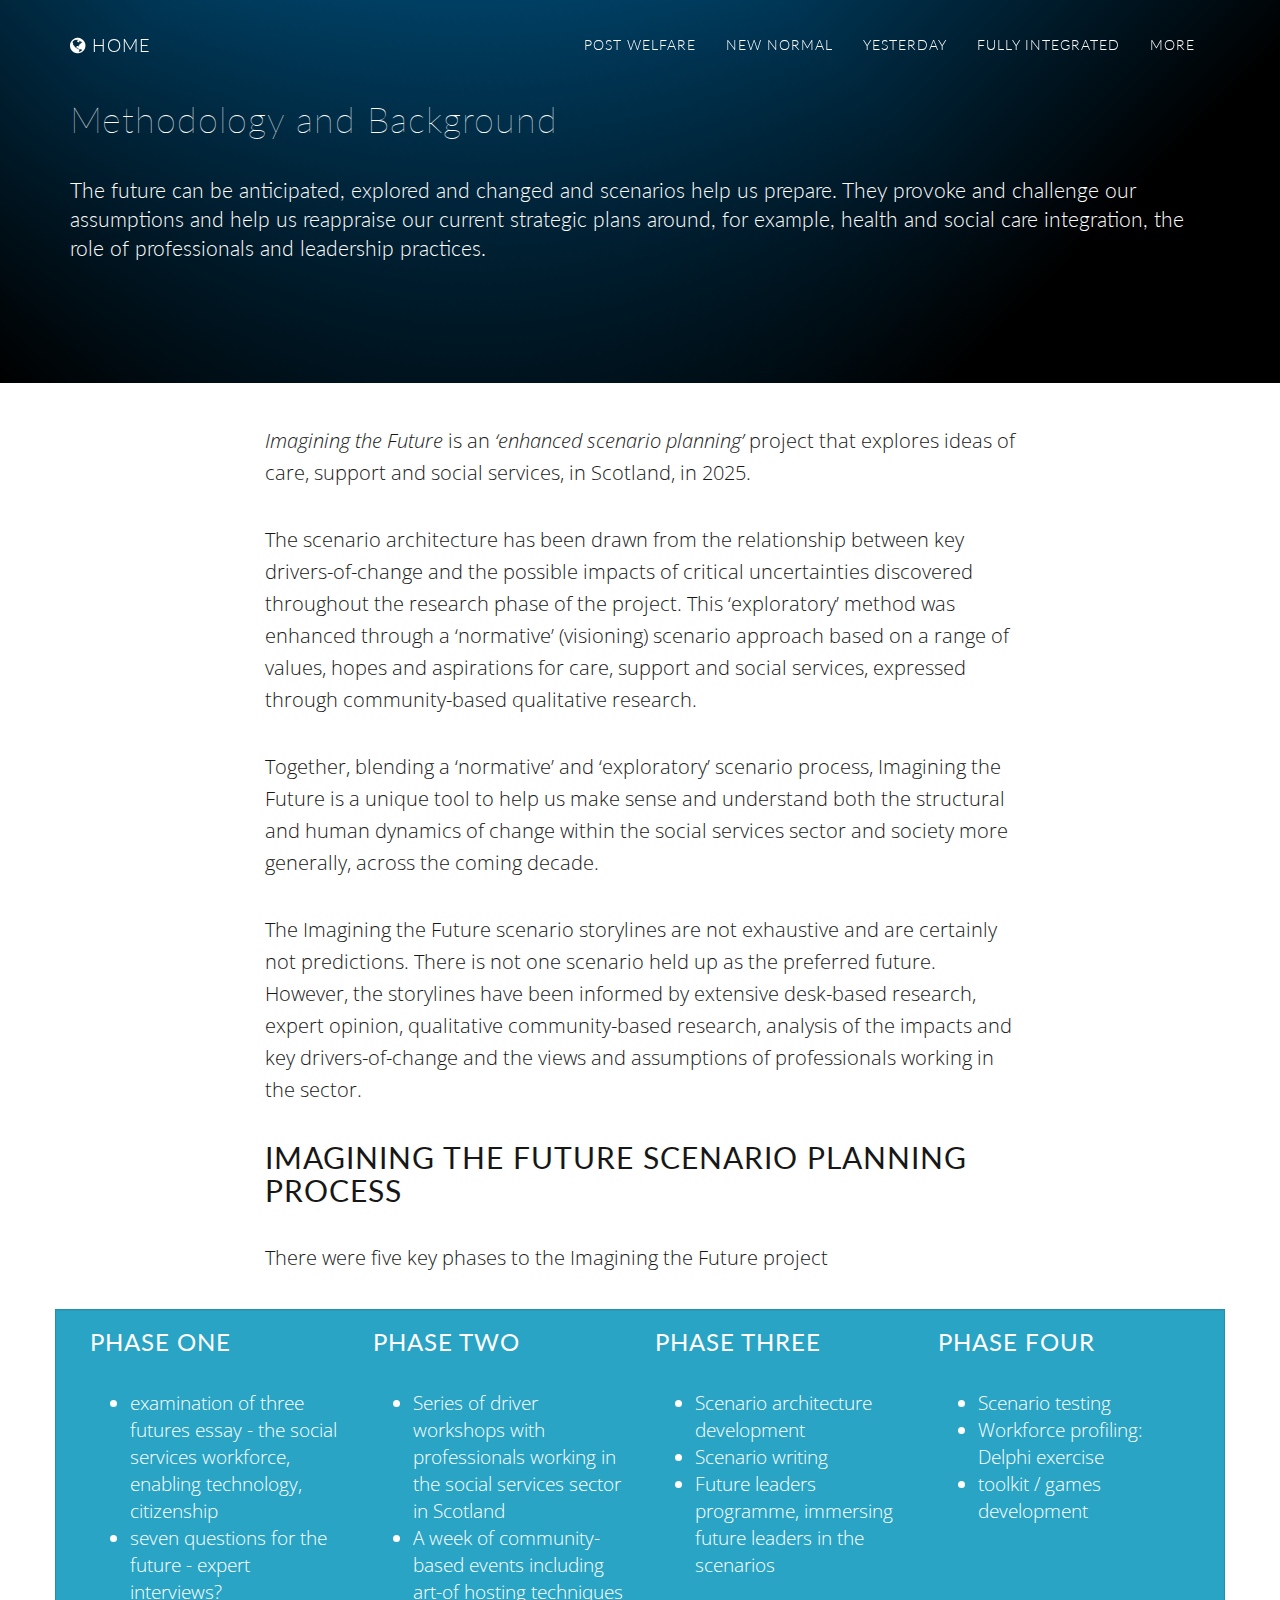
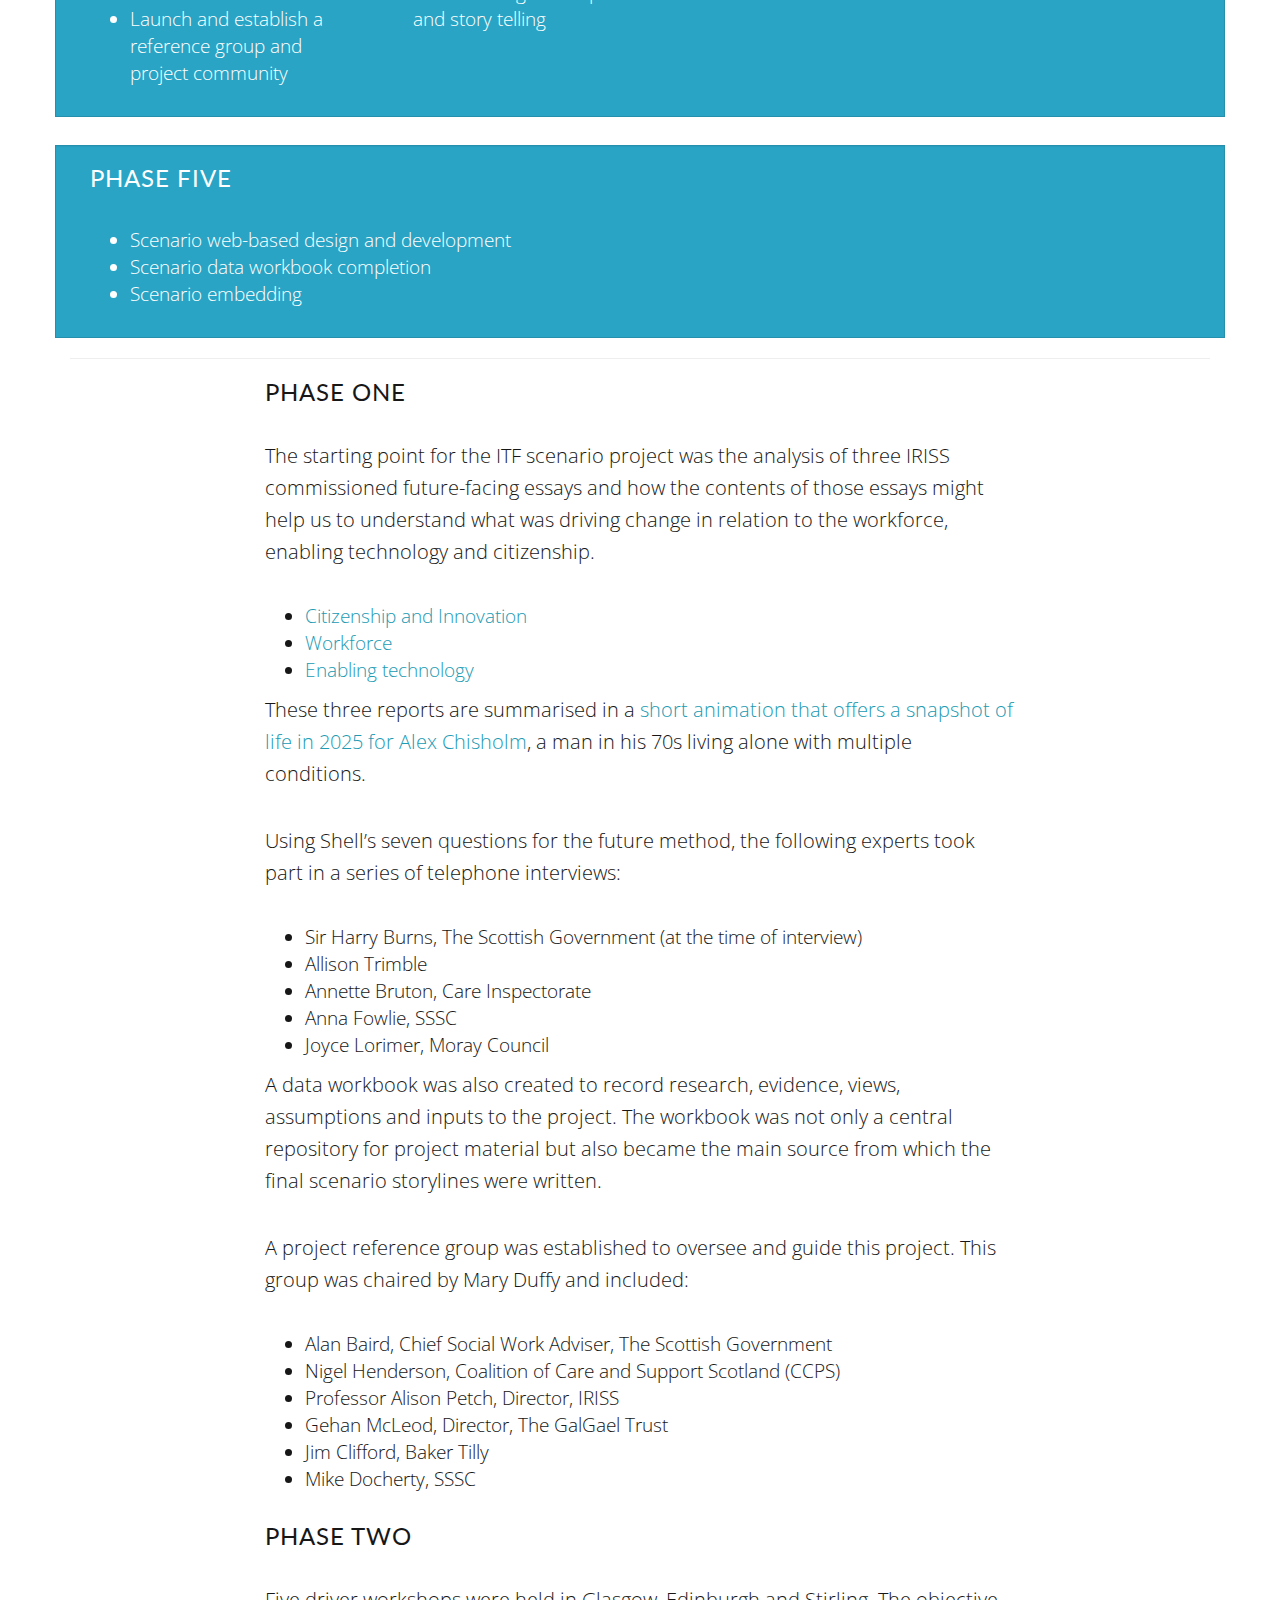
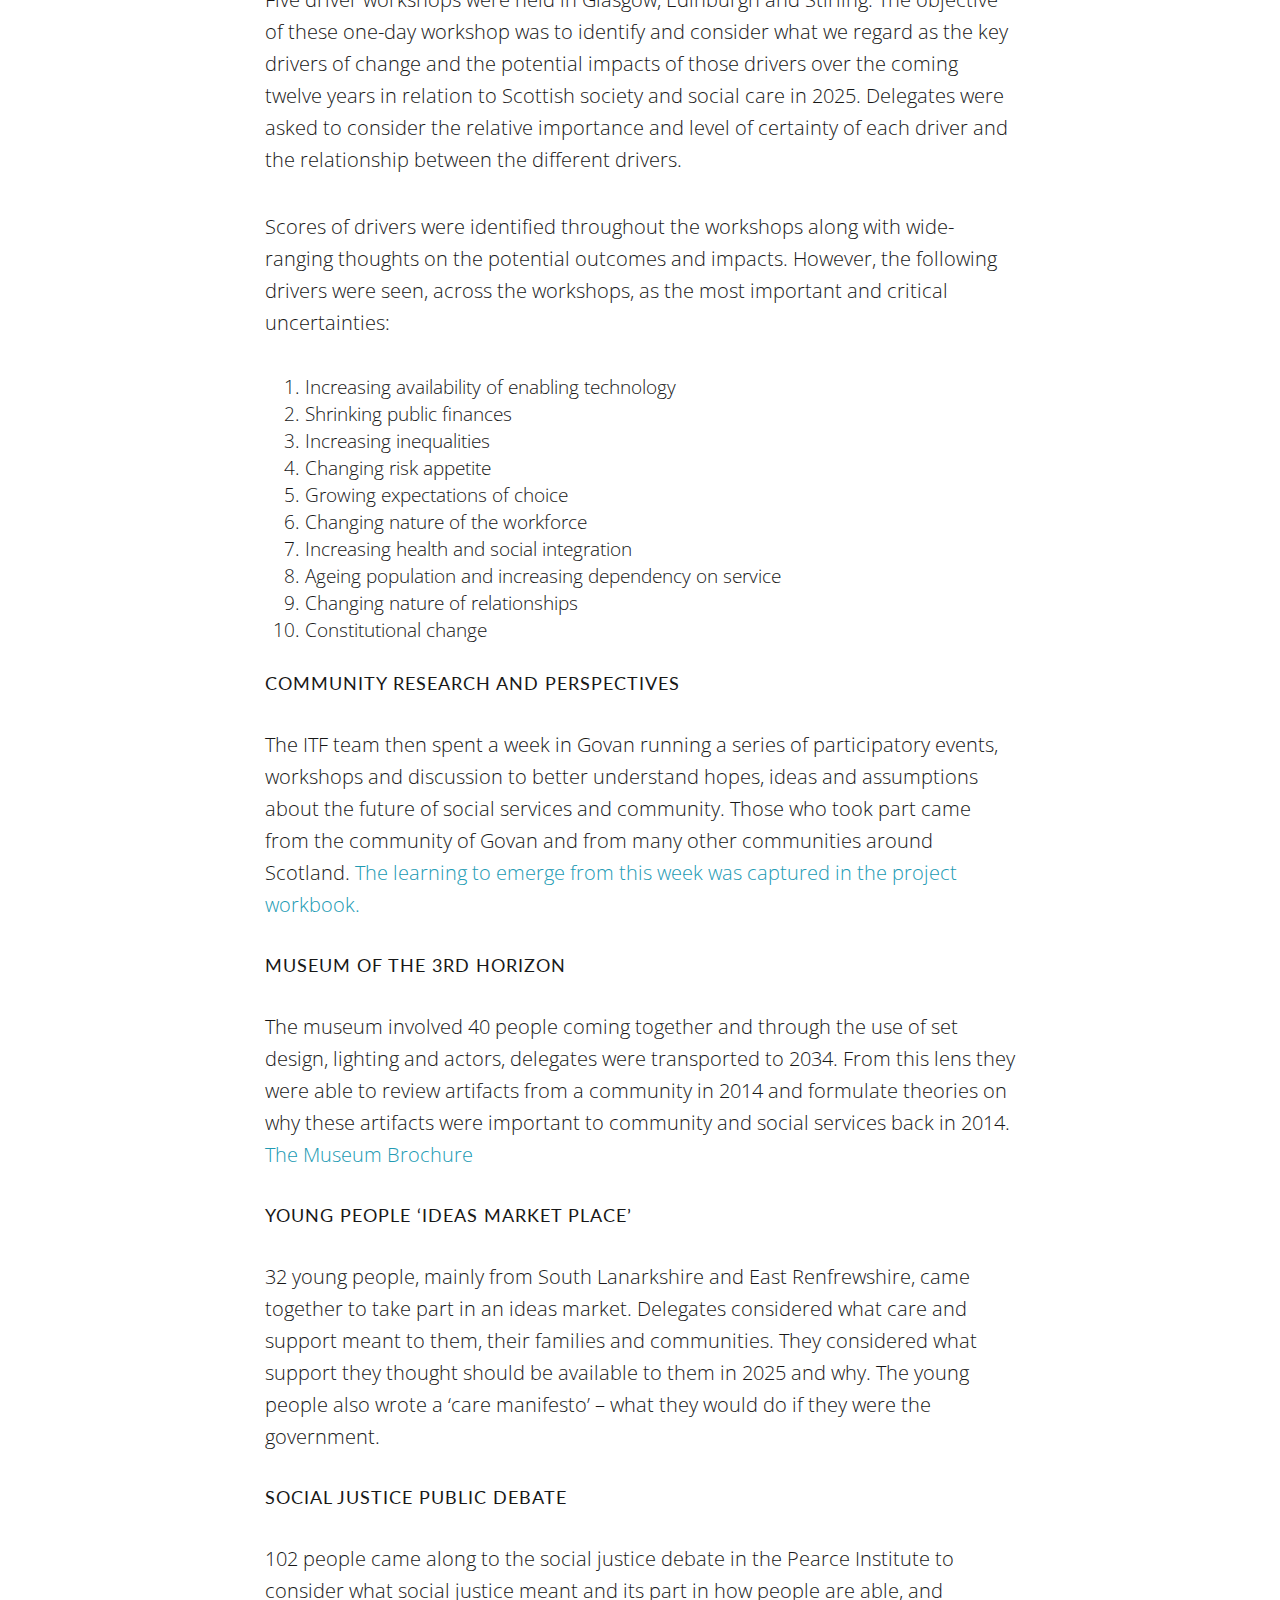
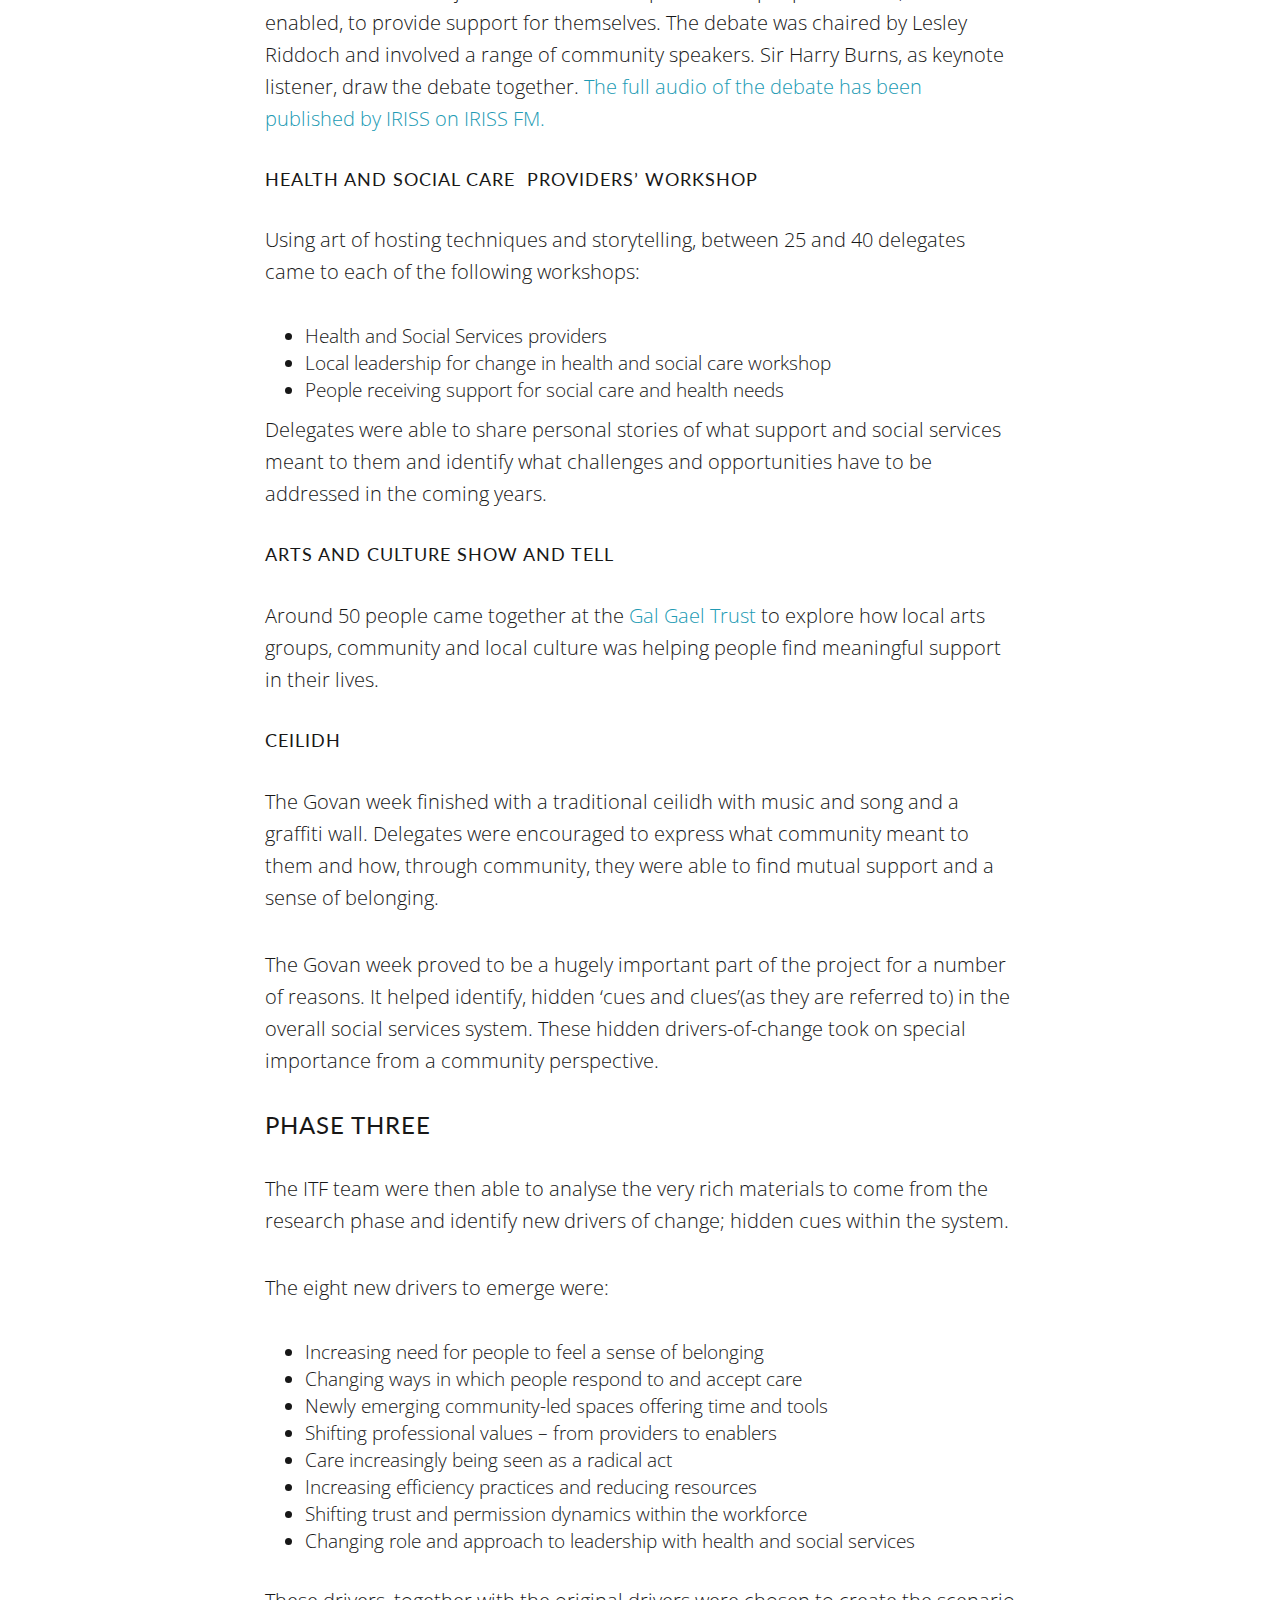
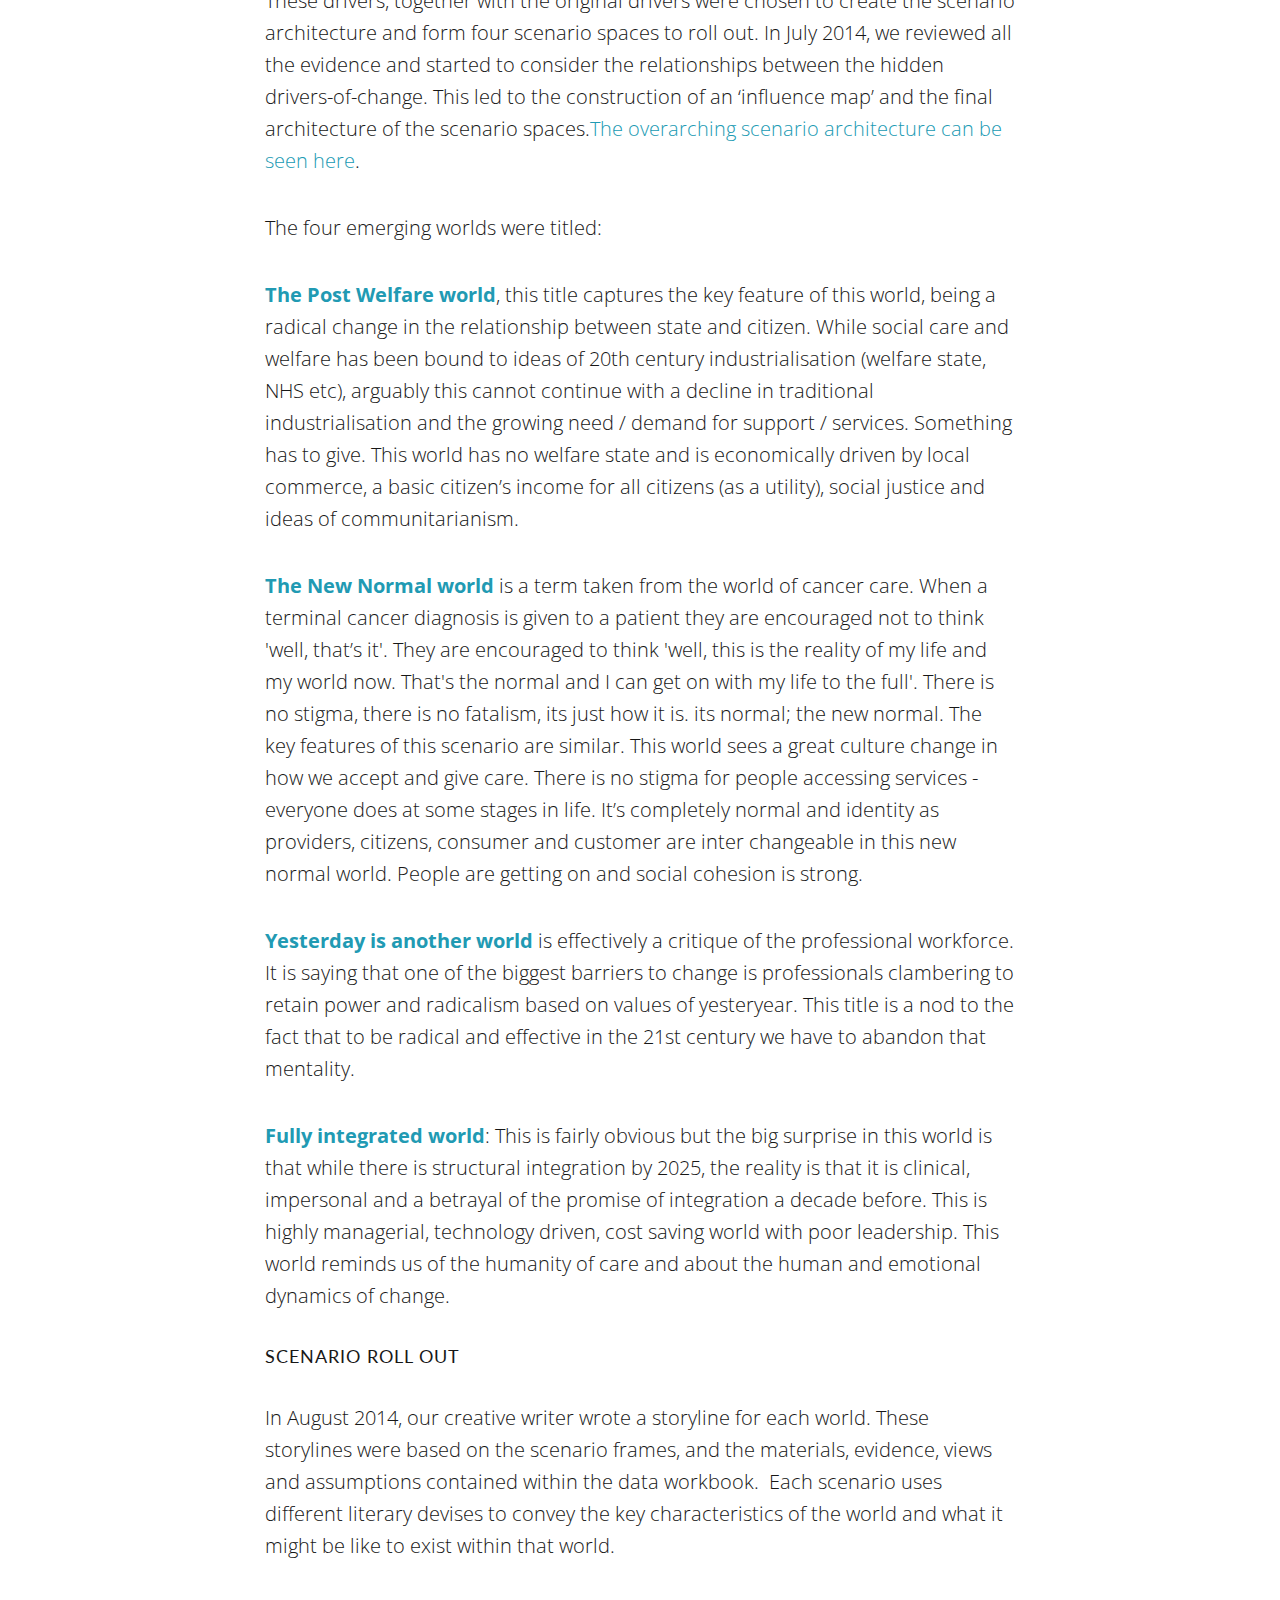
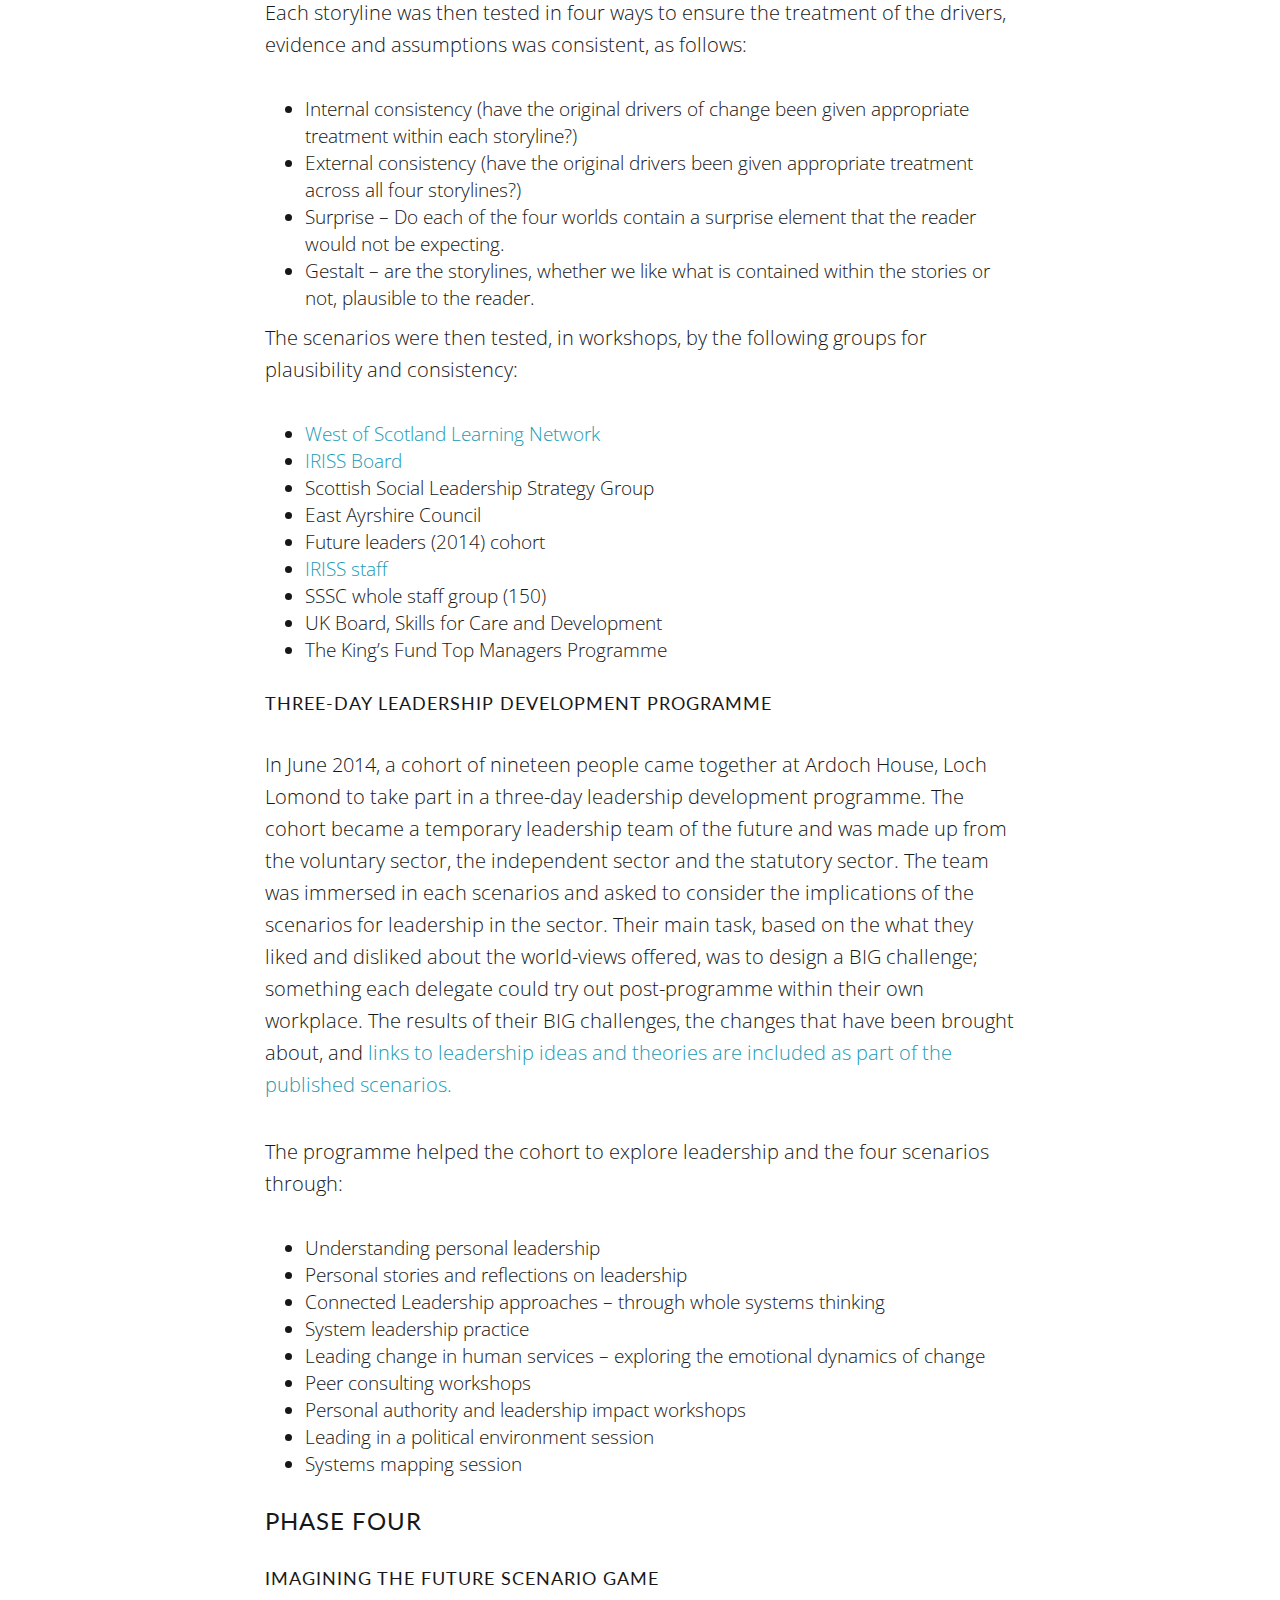
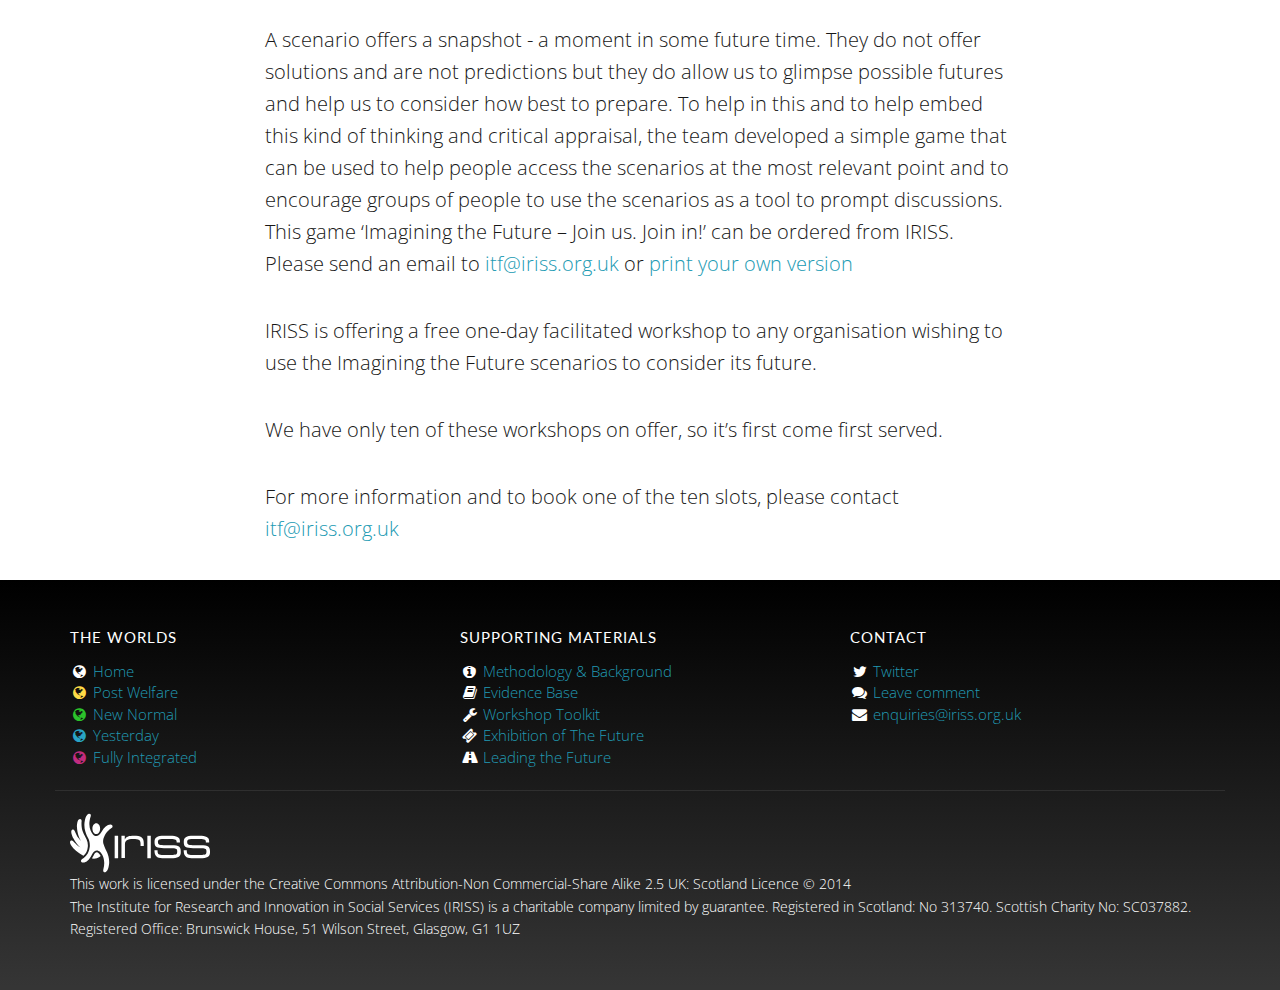
<file: method.html>
<!DOCTYPE html>
<html lang="en">
	<head>
		<meta charset="utf-8">
		<meta http-equiv="X-UA-Compatible" content="IE=edge">
		<meta name="viewport" content="width=device-width, initial-scale=1">
		<meta name="description" content="The methodology used to create the evidence base for Imagining the Future.">
		<meta name="author" content="The Institute for Research and Innovation in Social Services (IRISS)">
		
		<!--	TWITTER CARD	-->
		<meta name="twitter:card" content="summary_large_image">
		<meta name="twitter:site" content="@irissorg">
		<meta name="twitter:creator" content="@irissorg">
		<meta name="twitter:title" content="Imagining the Future - Methodology and Background">
		<meta name="twitter:description" content="The methodology used to create the evidence base for Imagining the Future.">
		<meta name="twitter:image:src" content="http://content.iriss.org.uk/2025/img/intro-bg.jpg">
		<!--	FACEBOOK OPENGRAPH		-->
		<meta property="og:site_name" content="Imagining the Future of support and social services in 2025" />
		<meta property="og:title" content="Imagining the Future - Methodology and Background" />
		<meta property="og:type" content="article" />
		<meta property="og:url" content="http://content.iriss.org.uk/2025/method.html" />
		<meta property="og:image" content="http://content.iriss.org.uk/2025/img/intro-bg.jpg" />
		<!--	GOOGLE		-->
		<script type="application/ld+json"> { "@context" : "http://schema.org", "@type" : "Article", "name" : "Imagining the Future - Methodology and Background", "author" : { "@type" : "Person", "name" : "Robert Rae" }, "datePublished" : "2014-11-13", "image" : "http://content.iriss.org.uk/2025/img/intro-bg.jpg", "url" : "http://content.iriss.org.uk/2025/method.html", "publisher" : { "@type" : "Organization", "name" : "The Institute for Research and Innovation in Social Services (IRISS)" } } </script>
		
		<title>Imagining the Future of support and social services in 2025 | Methodology and Background</title>
		<link href="css/bootstrap.min.css" rel="stylesheet">
		<link href="css/custom.css" rel="stylesheet">
		<link href="css/font-awesome.min.css" rel="stylesheet" type="text/css">
		<!-- <link href='http://fonts.googleapis.com/css?family=Lato:700,400,300,100' rel='stylesheet' type='text/css'>
		<link href='http://fonts.googleapis.com/css?family=Open+Sans' rel='stylesheet' type='text/css'> -->
		<link href='http://fonts.googleapis.com/css?family=Open+Sans%7CLato:400,100,300,700' rel='stylesheet' type='text/css'>
		<link rel="stylesheet" href="css/print.css" type="text/css" media="print">
				<!--[if lt IE 9]>
				<style>
					.content-section {padding-top: 1em;}
					.img-reponsive{width:100%;}
				</style>
				<script src="https://oss.maxcdn.com/libs/html5shiv/3.7.0/html5shiv.js"></script>
				<script src="https://oss.maxcdn.com/libs/respond.js/1.4.2/respond.min.js"></script>
				<![endif]-->
			</head>
			<body id="page-top" data-spy="scroll" data-target=".navbar-fixed-top" class="landed yesterday">
				<!-- Navigation -->
				<nav class="navbar navbar-custom navbar-fixed-top" role="navigation">
					<div class="container">
						<div class="navbar-header">
							<button type="button" class="navbar-toggle" data-toggle="collapse" data-target=".navbar-main-collapse">
							<i class="fa fa-bars"></i>
							</button>
							<a class="navbar-brand page-scroll" href="index.html">
								<i class="fa fa-globe"></i> Home
							</a>
						</div>
						<!-- Collect the nav links, forms, and other content for toggling -->
						<div class="collapse navbar-collapse navbar-right navbar-main-collapse">
							<ul class="nav navbar-nav">
								<!-- Hidden li included to remove active class from about link when scrolled up past about section -->
								<li class="hidden">
									<a href="index.html#page-top"></a>
								</li>
								<li class="postwelfare"><a href="post.html">Post Welfare</a>
							</li>
							<li class="newnormal"><a href="newnormal.html">New Normal</a>
						</li>
						<li class="yesterday"><a href="yesterday.html">Yesterday</a>
					</li>
					<li class="fullyintegrated"><a href="fullyintegrated.html">Fully Integrated</a>
				</li>
				<li class="supportingmaterial"><a href="supportingmaterial.html">More</a>
			</li>
		</ul>
	</div>
	<!-- /.navbar-collapse -->
</div>
<!-- /.container -->
</nav>
<!-- Intro Header -->
<header class="intro-alt yesterday-grad">
<div class="intro-body">
	<div class="container">
		<div class="row">
			<div class="col-md-12">
				<h1>Methodology and Background</h1>
				<div class="intro-text">
					<p class="lead">The future can be anticipated, explored and changed and scenarios help us prepare. They provoke and challenge our assumptions and help us reappraise our current strategic plans around, for example, health and social care integration, the role of professionals and leadership practices.</p>
				</div>
			</div>
		</div>
	</div>
</div>
</header>
<section id="method" class="container content-section">
<div class="row">
	<div class="col-lg-8 col-lg-offset-2">
		<p><em>Imagining the Future</em> is an <em>&lsquo;enhanced scenario planning&rsquo;</em> project that explores ideas of care, support and social services, in Scotland, in 2025.</p>
		<p>The scenario architecture has been drawn from the relationship between key drivers-of-change and the possible impacts of critical uncertainties discovered throughout the research phase of the project. This &lsquo;exploratory&rsquo; method was enhanced through a &lsquo;normative&rsquo; (visioning) scenario approach based on a range of values, hopes and aspirations for care, support and social services, expressed through community-based qualitative research.</p>
		<p>Together, blending a &lsquo;normative&rsquo; and &lsquo;exploratory&rsquo; scenario process, Imagining the Future is a unique tool to help us make sense and understand both the structural and human dynamics of change within the social services sector and society more generally, across the coming decade.</p>
		<p>The Imagining the Future scenario storylines are not exhaustive and are certainly not predictions. There is not one scenario held up as the preferred future. However, the storylines have been informed by extensive desk-based research, expert opinion, qualitative community-based research, analysis of the impacts and key drivers-of-change and the views and assumptions of professionals working in the sector.</p>
		
		<h2>Imagining the Future Scenario Planning Process</h2>
		<p>There were five key phases to the Imagining the Future project</p>
	</div></div>
	
	
	
	<div class="row well">
		<div class="col-lg-3">
			<h3>Phase one</h3>
			<ul>
				<li>examination of three futures essay - the social services workforce, enabling technology, citizenship</li>
				<li>seven questions for the future - expert interviews?</li>
				<li>Launch and establish a reference group and project community</li>
			</ul>
		</div>
		<div class="col-lg-3">
			<h3>Phase two</h3>
			<ul>
				<li>Series of driver workshops with professionals working in the social services sector in Scotland</li>
				<li>A week of community-based events including art-of hosting techniques and story telling</li>
			</ul>
		</div>
		<div class="col-lg-3">
			<h3>Phase three</h3>
			<ul>
				<li>Scenario architecture development</li>
				<li>Scenario writing</li>
				<li>Future leaders programme, immersing future leaders in the scenarios </li>
			</ul>
		</div>
		<div class="col-lg-3">
			<h3>Phase four</h3>
			<ul>
				<li>Scenario testing</li>
				<li>Workforce profiling: Delphi exercise</li>
				<li>toolkit / games development</li>
			</ul>
		</div>
	</div>
	
	
	<div class="row well" style="margin-top:2em;">
		<div class="col-lg-12">
			<h3>Phase five</h3>
			<ul>
				<li>Scenario web-based design and development</li>
				<li>Scenario data workbook completion</li>
				<li>Scenario embedding</li>
			</ul>
		</div></div>
		<hr>
		
		<div class="row">
			<div class="col-lg-8 col-lg-offset-2">
				<h3>Phase One</h3>
				<p>The starting point for the ITF scenario project was the analysis of three IRISS commissioned future-facing essays and how the contents of those essays might help us to understand what was driving change in relation to the workforce, enabling technology and citizenship.</p>
				<ul>
					<li><a href="http://www.iriss.org.uk/resources/imagining1">Citizenship and Innovation</a></li>
					<li><a href="http://www.iriss.org.uk/resources/imagining2">Workforce</a></li>
					<li><a href="http://www.iriss.org.uk/resources/imagining3">Enabling technology</a></li>
				</ul>

				<p>
					These three reports are summarised in a <a href="http://content.iriss.org.uk/itf/">short animation that offers a snapshot of life in 2025 for Alex Chisholm</a>, a man in his 70s living alone with multiple conditions.
				</p>


				<p>Using Shell&rsquo;s seven questions for the future method, the following experts took part in a series of telephone interviews:</p>
				<ul>
					<li>Sir Harry Burns, The Scottish Government (at the time of interview)</li>
					<li>Allison Trimble</li>
					<li>Annette Bruton, Care Inspectorate</li>
					<li>Anna Fowlie, SSSC</li>
					<li>Joyce Lorimer, Moray Council</li>
				</ul>
				<p>A data workbook was also created to record research, evidence, views, assumptions and inputs to the project. The workbook was not only a central repository for project material but also became the main source from which the final scenario storylines were written.</p>
				<p>A project reference group was established to oversee and guide this project. This group was chaired by Mary Duffy and included:</p>
				<ul>
					<li>Alan Baird, Chief Social Work Adviser, The Scottish Government</li>
					<li>Nigel Henderson, Coalition of Care and Support Scotland (CCPS)</li>
					<li>Professor Alison Petch, Director, IRISS</li>
					<li>Gehan McLeod, Director, The GalGael Trust</li>
					<li>Jim Clifford, Baker Tilly</li>
					<li>Mike Docherty, SSSC</li>
				</ul><br>
				<h3>Phase Two</h3>
				<p>Five driver workshops were held in Glasgow, Edinburgh and Stirling. The objective of these one-day workshop was to identify and consider what we regard as the key drivers of change and the potential impacts of those drivers over the coming twelve years in relation to Scottish society and social care in 2025. Delegates were asked to consider the relative importance and level of certainty of each driver and the relationship between the different drivers.</p>
				<p>Scores of drivers were identified throughout the workshops along with wide-ranging thoughts on the potential outcomes and impacts. However, the following drivers were seen, across the workshops, as the most important and critical uncertainties: </p>
				<ol>
					<li>Increasing availability of enabling technology</li>
					<li>Shrinking public finances</li>
					<li>Increasing inequalities</li>
					<li>Changing risk appetite</li>
					<li>Growing expectations of choice</li>
					<li>Changing nature of the workforce</li>
					<li>Increasing health and social integration</li>
					<li>Ageing population and increasing dependency on service</li>
					<li>Changing nature of relationships</li>
					<li>Constitutional change</li>
				</ol><br>
				<h4>Community research and perspectives</h4>
				<p>The ITF team then spent a week in Govan running a series of participatory events, workshops and discussion to better understand hopes, ideas and assumptions about the future of social services and community. Those who took part came from the community of Govan and from many other communities around Scotland. <a href="evidence.html">The learning to emerge from this week was captured in the project workbook.</a></p>
				<h4>Museum of the 3rd Horizon</h4>
				<p>The museum involved 40 people coming together and through the use of set design, lighting and actors, delegates were transported to&nbsp;2034. From this lens they were able to review artifacts from a community in 2014 and formulate theories on why these artifacts were important to community and social services back in 2014. <a href="exhibition.html">The Museum Brochure</a></p>
				<h4>Young people &lsquo;Ideas market place&rsquo;</h4>
				<p>32 young people, mainly from South Lanarkshire and East Renfrewshire, came together to take part in an ideas market. Delegates considered what care and support meant to them, their families and communities. They considered what support they thought should be available to them in 2025 and why. The young people also wrote a &lsquo;care manifesto&rsquo; – what they would do if they were the government.</p>
				<h4>Social justice public debate</h4>
				<p>102 people came along to the social justice debate in the Pearce Institute to consider what social justice meant and its part in how people are able, and enabled, to provide support for themselves. The debate was chaired by Lesley Riddoch and involved a range of community speakers. Sir Harry Burns, as keynote listener, draw the debate together. <a href="http://irissfm.iriss.org.uk/episode-category/imagining-future">The full audio of the debate has been published by IRISS on IRISS FM.</a></p>
				<h4>Health and social care &nbsp;providers&rsquo; workshop</h4>
				<p>Using art of hosting techniques and storytelling, between 25 and 40 delegates came to each of the following workshops:</p>
				<ul>
					<li>Health and Social Services providers</li>
					<li>Local leadership for change in health and social care workshop</li>
					<li>People receiving support for social care and health needs</li>
				</ul>
				<p>Delegates were able to share personal stories of what support and social services meant to them and identify what challenges and opportunities have to be addressed in the coming years.</p>
				<h4>Arts and culture show and tell</h4>
				<p>Around 50 people came together at the <a href="http://www.galgael.org/">Gal Gael Trust</a> to explore how local arts groups, community and local culture was helping people find meaningful support in their lives.</p>
				<h4>Ceilidh</h4>
				<p>The Govan week finished with a traditional ceilidh with music and song and a graffiti wall. Delegates were encouraged to express what community meant to them and how, through community, they were able to find mutual support and a sense of belonging.</p>
				<p>The Govan week proved to be a hugely important part of the project for a number of reasons. It helped identify, hidden &lsquo;cues and clues&rsquo;(as they are referred to) in the overall social services system. These hidden drivers-of-change took on special importance from a community perspective.</p>
				<h3>Phase three</h3>
				<p>The ITF team were then able to analyse the very rich materials to come from the research phase and identify new drivers of change; hidden cues within the system.</p>
				<p>The eight new drivers to emerge were:</p>
				<ul>
					<li>Increasing need for people to feel a sense of belonging</li>
					<li>Changing ways in which people respond to and accept care</li>
					<li>Newly emerging community-led spaces offering time and tools</li>
					<li>Shifting professional values – from providers to enablers</li>
					<li>Care increasingly being seen as a radical act</li>
					<li>Increasing efficiency practices and reducing resources</li>
					<li>Shifting trust and permission dynamics within the workforce</li>
					<li>Changing role and approach to leadership with health and social services</li>
				</ul><br>
				<p>These drivers, together with the original drivers were chosen to create the scenario architecture and form four scenario spaces to roll out. In July 2014, we reviewed all the evidence and started to consider the relationships between the hidden drivers-of-change. This led to the construction of an &lsquo;influence map&rsquo; and the final architecture of the scenario spaces.<a href="index.html#universe">The overarching scenario architecture can be seen here</a>.</p>
				<p>The four emerging worlds were titled:</p>
				<p><strong><a href="post.html">The Post Welfare world</a></strong>, this title captures the key feature of this world, being a radical change in the relationship between state and citizen. While social care and welfare has been bound to ideas of 20th century industrialisation (welfare state, NHS etc), arguably this cannot continue with a decline in traditional industrialisation and the growing need / demand for support / services. Something has to give. This world has no welfare state and is economically driven by local commerce, a basic citizen&rsquo;s income for all citizens (as a utility), social justice and ideas of communitarianism.</p>
				<p><strong><a href="newnormal.html">The New Normal world</a></strong> is a term taken from the world of cancer care. When a terminal cancer diagnosis is given to a patient they are encouraged not to think 'well, that&rsquo;s it'. They are encouraged to think 'well, this is the reality of my life and my world now. That's the normal and I can get on with my life to the full'. There is no stigma, there is no fatalism, its just how it is. its normal; the new normal. The key features of this scenario are similar. This world sees a great culture change in how we accept and give care. There is no stigma for people accessing services - everyone does at some stages in life. It&rsquo;s completely normal and identity as providers, citizens, consumer and customer are inter changeable in this new normal world. People are getting on and social cohesion is strong.</p>
				<p><strong><a href="yesterday.html">Yesterday is another world</a></strong> is effectively a critique of the professional workforce. It is saying that one of the biggest barriers to change is professionals clambering to retain power and radicalism based on values of yesteryear. This title is a nod to the fact that to be radical and effective in the 21st century we have to abandon that mentality.</p>
				<p><strong><a href="fullyintegrated.html">Fully integrated world</a></strong>: This is fairly obvious but the big surprise in this world is that while there is structural integration by 2025, the reality is that it is clinical, impersonal and a betrayal of the promise of integration a decade before. This is highly managerial, technology driven, cost saving world with poor leadership. This world reminds us of the humanity of care and about the human and emotional dynamics of change.</p>
				<h4>Scenario roll out</h4>
				<p>In August 2014, our creative writer wrote a storyline for each world. These storylines were based on the scenario frames, and the materials, evidence, views and assumptions contained within the data workbook. &nbsp;Each scenario uses different literary devises to convey the key characteristics of the world and what it might be like to exist within that world.</p>
				<p>Each storyline was then tested in four ways to ensure the treatment of the drivers, evidence and assumptions was consistent, as follows:</p>
				<ul>
					<li>Internal consistency (have the original drivers of change been given appropriate treatment within each storyline?)</li>
					<li>External consistency (have the original drivers been given appropriate treatment across all four storylines?)</li>
					<li>Surprise – Do each of the four worlds contain a surprise element that the reader would not be expecting.</li>
					<li>Gestalt – are the storylines, whether we like what is contained within the stories or not, plausible to the reader.</li>
				</ul>
				<p>The scenarios were then tested, in workshops, by the following groups for plausibility and consistency:</p>
				<ul>
					<li><a href="http://www.westlearningnetwork.org.uk">West of Scotland Learning Network</a></li>
					<li><a href="http://www.iriss.org.uk/about/governance">IRISS Board</a></li>
					<li>Scottish Social Leadership Strategy Group</li>
					<li>East Ayrshire Council</li>
					<li>Future leaders (2014) cohort</li>
					<li><a href="http://www.iriss.org.uk/about/team">IRISS staff</a></li>
					<li>SSSC whole staff group (150)</li>
					<li>UK Board, Skills for Care and Development</li>
					<li>The King&rsquo;s Fund Top Managers Programme</li>
				</ul><br>
				<h4>Three-day leadership development programme</h4>
				<p>In June 2014, a cohort of nineteen people came together at Ardoch House, Loch Lomond to take part in a three-day leadership development programme. The cohort became a temporary leadership team of the future and was made up from the voluntary sector, the independent sector and the statutory sector. The team was immersed in each scenarios and asked to consider the implications of the scenarios for leadership in the sector. Their main task, based on the what they liked and disliked about the world-views offered, was to design a BIG challenge; something each delegate could try out post-programme within their own workplace. The results of their BIG challenges, the changes that have been brought about, and <a href="leading.html">links to leadership ideas and theories are included as part of the published scenarios.</a></p>
				<p>The programme helped the cohort to explore leadership and the four scenarios through:</p>
				<ul>
					<li>Understanding personal leadership</li>
					<li>Personal stories and reflections on leadership</li>
					<li>Connected Leadership approaches – through whole systems thinking</li>
					<li>System leadership practice</li>
					<li>Leading change in human services – exploring the emotional dynamics of change</li>
					<li>Peer consulting workshops</li>
					<li>Personal authority and leadership impact workshops</li>
					<li>Leading in a political environment session</li>
					<li>Systems mapping session</li>
				</ul><br>
				<h3>Phase Four</h3>
				<h4>Imagining the Future Scenario Game</h4>
				<p>A scenario offers a snapshot - a moment in some future time. They do not offer solutions and are not predictions but they do allow us to glimpse possible futures and help us to consider how best to prepare. To help in this and to help embed this kind of thinking and critical appraisal, the team developed a simple game that can be used to help people access the scenarios at the most relevant point and to encourage groups of people to use the scenarios as a tool to prompt discussions. This game &lsquo;Imagining the Future – Join us. Join in!&rsquo; can be ordered from IRISS. Please send an email to <a href="mailto:itf@iriss.org.uk">itf@iriss.org.uk</a> or  <a href="workshop.html">print your own version</a></p>
				<p>IRISS is offering a free one-day facilitated workshop to any organisation wishing to use the Imagining the Future scenarios to consider its future.</p>
				<p>We have only ten of these workshops on offer, so it&rsquo;s first come first served.</p>
				<p>For more information and to book one of the ten slots, please contact <a href="mailto:itf@iriss.org.uk">itf@iriss.org.uk</a></p>
			</div>
		</div>
	</section>
	
	<!-- Footer -->
	<footer>
		<div class="container">
			<div class="row subfooter">
				<div class="col-sm-4">
					<h2>The Worlds</h2>
					<ul class="list-unstyled">
						<li><i class="fa fa-globe fa-fw" aria-hidden="true"></i><a href="index.html"> Home</a></li>
						<li><i class="fa fa-globe fa-fw postwelfareglobe-small" aria-hidden="true"></i><a href="post.html"> Post Welfare</a></li>
						<li><i class="fa fa-globe fa-fw newnormalglobe-small" aria-hidden="true"></i><a href="newnormal.html"> New Normal</a></li>
						<li><i class="fa fa-globe fa-fw yesterdayglobe-small" aria-hidden="true"></i><a href="yesterday.html"> Yesterday</a></li>
						<li><i class="fa fa-globe fa-fw integratedglobe-small" aria-hidden="true"></i><a href="fullyintegrated.html"> Fully Integrated</a></li>
					</ul>
				</div>
				
				<div class="col-sm-4">
					<h2>Supporting Materials</h2>
					<ul class="list-unstyled">
						<li><i class="fa fa-info-circle fa-fw" aria-hidden="true"></i> <a href="method.html">Methodology &amp; Background</a></li>
						<li><i class="fa fa-book fa-fw" aria-hidden="true"></i> <a href="evidence.html">Evidence Base</a></li>
						<li><i class="fa fa-wrench fa-fw" aria-hidden="true"></i> <a href="workshop.html">Workshop Toolkit</a></li>
						<li><i class="fa fa-ticket fa-fw" aria-hidden="true"></i> <a href="exhibition.html">Exhibition of The Future</a></li>
						<li><i class="fa fa-road fa-fw" aria-hidden="true"></i> <a href="leading.html">Leading the Future</a></li>
					</ul>
				</div>

				<div class="col-sm-4">
					<h2>Contact</h2>
					<ul class="list-unstyled">
						<li><i class="fa fa-twitter fa-fw" aria-hidden="true"></i> <a href="https://twitter.com/hashtag/itfiriss?src=hash">Twitter</a></li>
						<li><i class="fa fa-comments fa-fw" aria-hidden="true"></i> <a href="workshop.html#feedback">Leave comment</a></li>
						<li><i class="fa fa-envelope fa-fw" aria-hidden="true"></i> <a href="mailto:enquiries@iriss.org.uk">enquiries@iriss.org.uk</a></li>
					</ul>
				</div>
				
			</div>
			
			<div class="row">
				<div class="col-lg-12">
					<a href="http://www.iriss.org.uk" class="hidden-print">
						<img width="140" height="60" title="Visit the IRISS website" alt="Institute for Research and Innovation in the Social Services" src="img/logo-iriss.svg" class="hidden-print" />
					</a>
					<img width="140" height="60" title="Visit the IRISS website" alt="Institute for Research and Innovation in the Social Services" src="img/logo-iriss-black.svg" class="visible-print-inline" />
					<p>This work is licensed under the Creative Commons Attribution-Non Commercial-Share Alike 2.5 UK: Scotland Licence &copy; 2014</p>
					<p>The Institute for Research and Innovation in Social Services (IRISS) is a charitable company limited by guarantee. Registered in Scotland: No 313740. Scottish Charity No: SC037882. Registered Office: Brunswick House, 51 Wilson Street, Glasgow, G1 1UZ</p>
				</div></div>
			</div>
		</footer>
<script src="js/jquery-1.11.1.min.js"></script>
<script async src="js/bootstrap.min.js"></script>

<!-- <script src="js/svgeezy.min.js"></script> -->
<script async src="js/custom.js"></script>
<script>
(function(i,s,o,g,r,a,m){i['GoogleAnalyticsObject']=r;i[r]=i[r]||function(){
(i[r].q=i[r].q||[]).push(arguments)},i[r].l=1*new Date();a=s.createElement(o),
m=s.getElementsByTagName(o)[0];a.async=1;a.src=g;m.parentNode.insertBefore(a,m)
})(window,document,'script','//www.google-analytics.com/analytics.js','ga');
ga('create', 'UA-814723-1', 'auto');
ga('send', 'pageview');
</script>
</body>
</html>
</file>
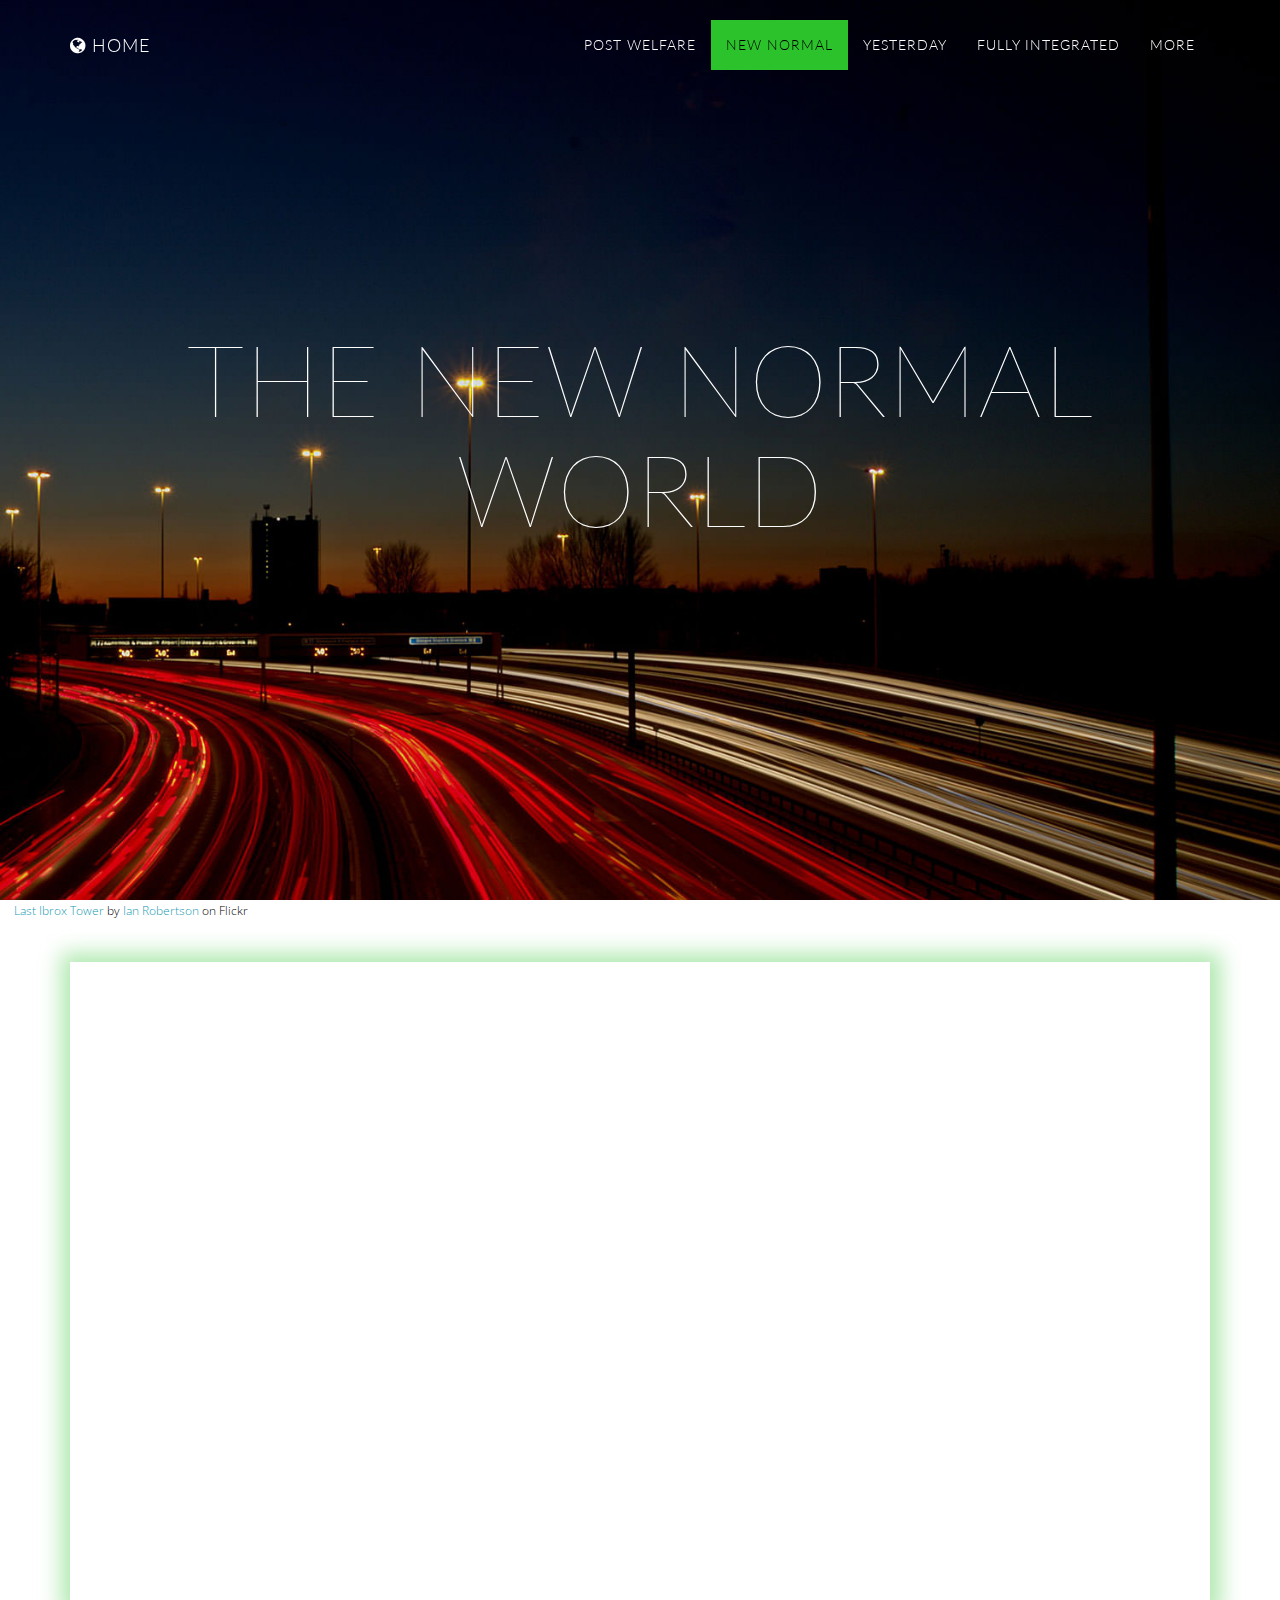
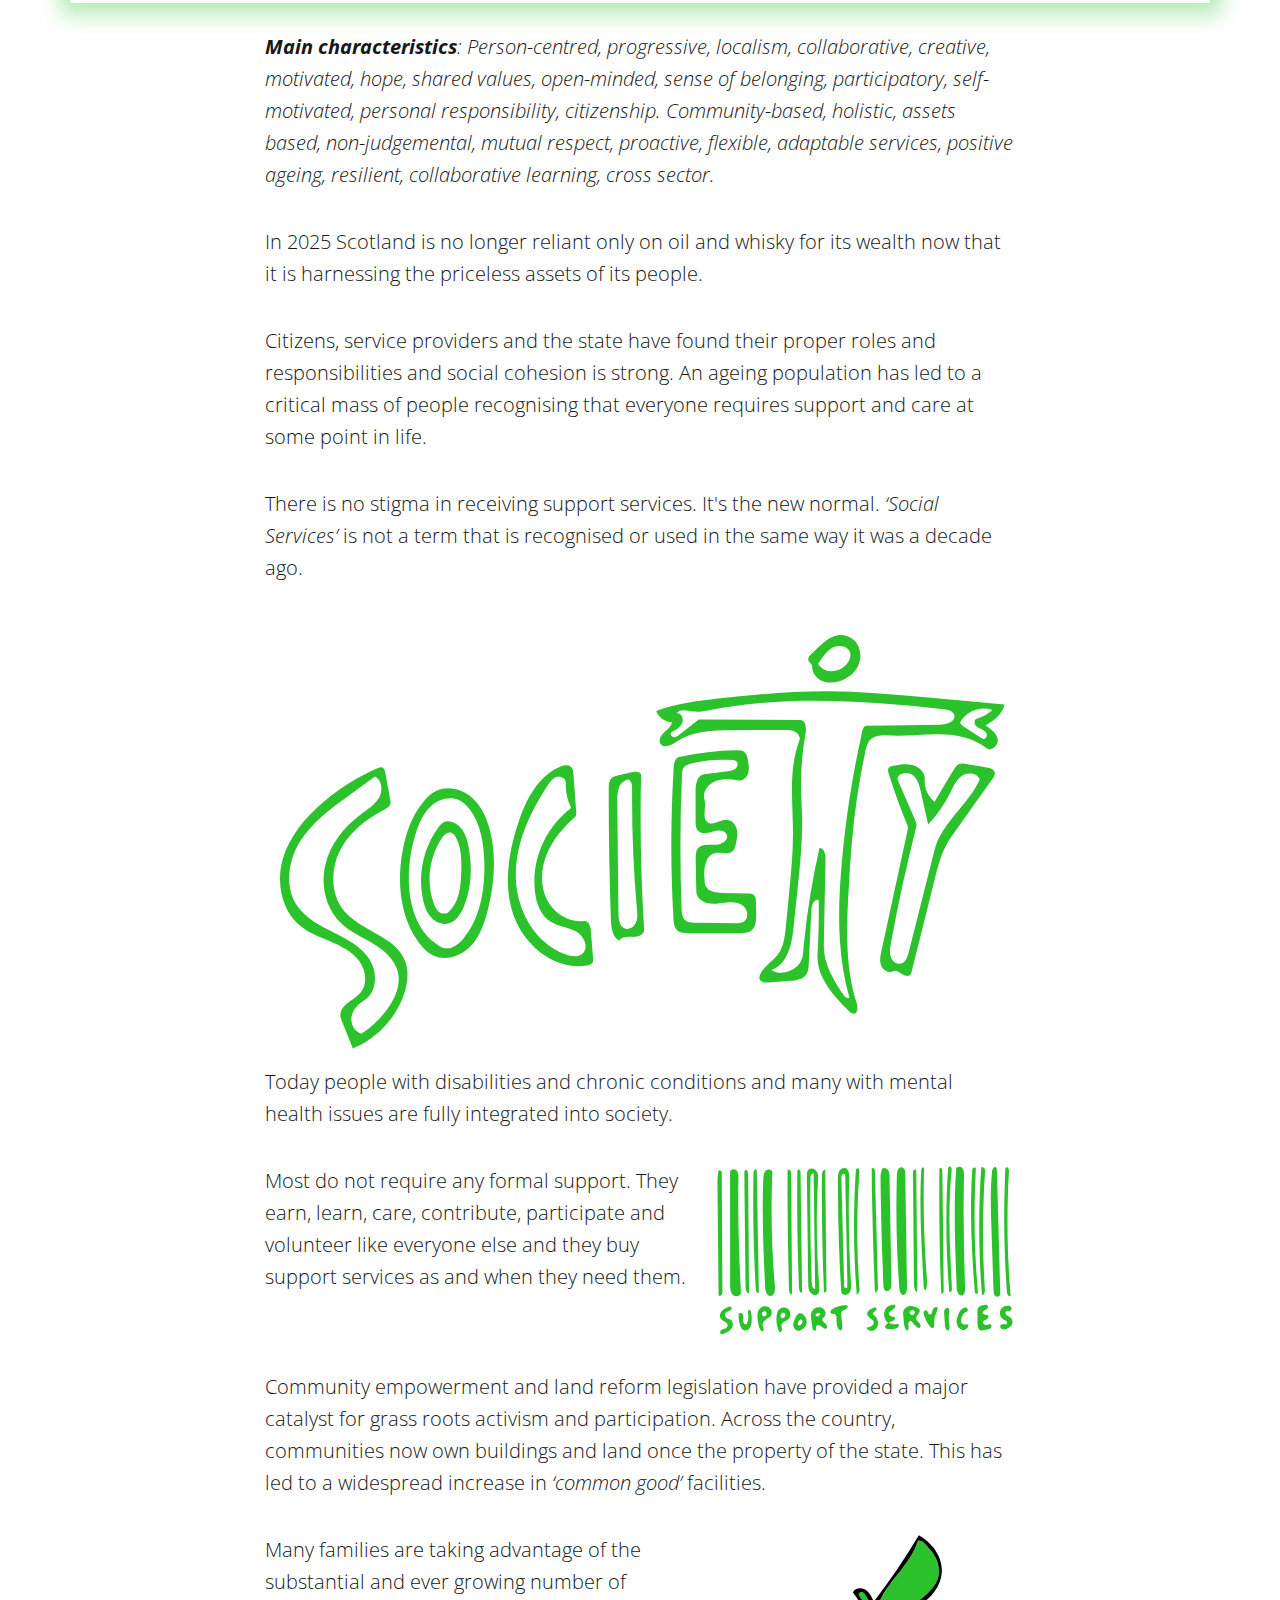
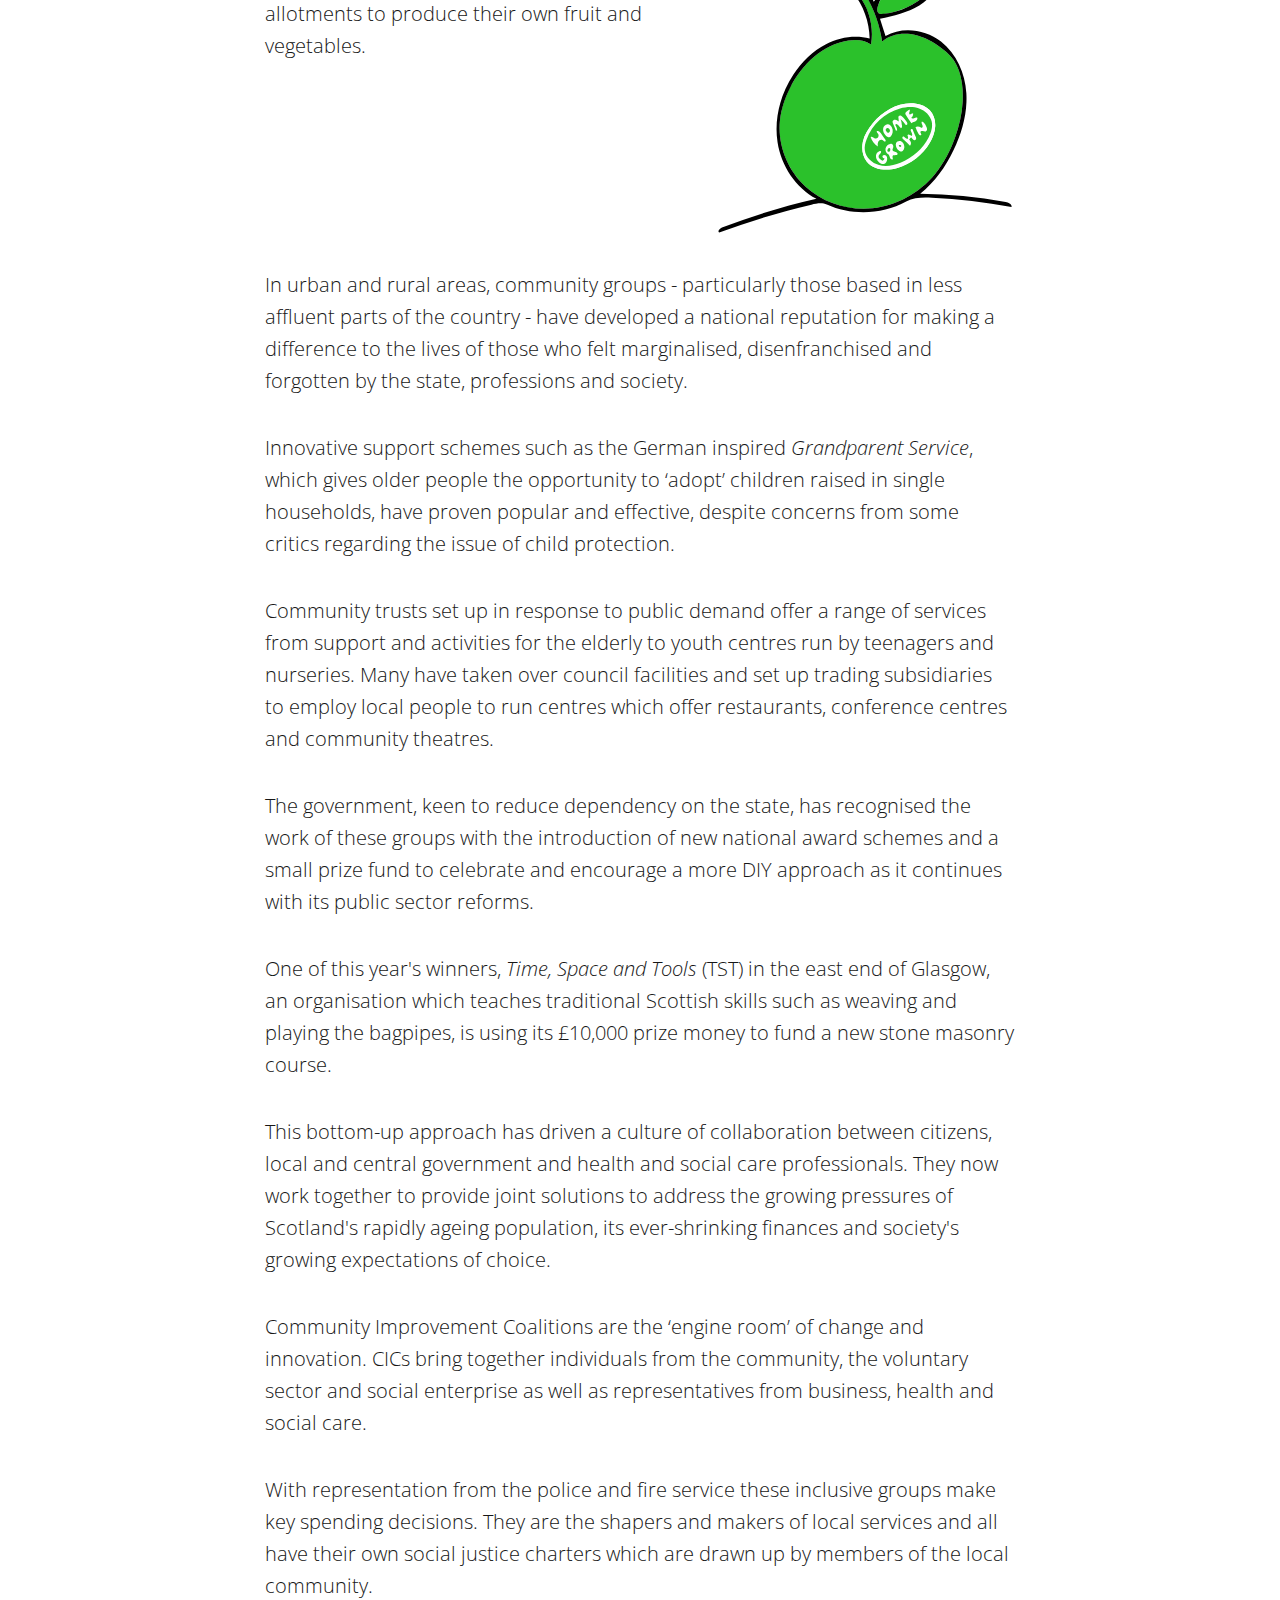
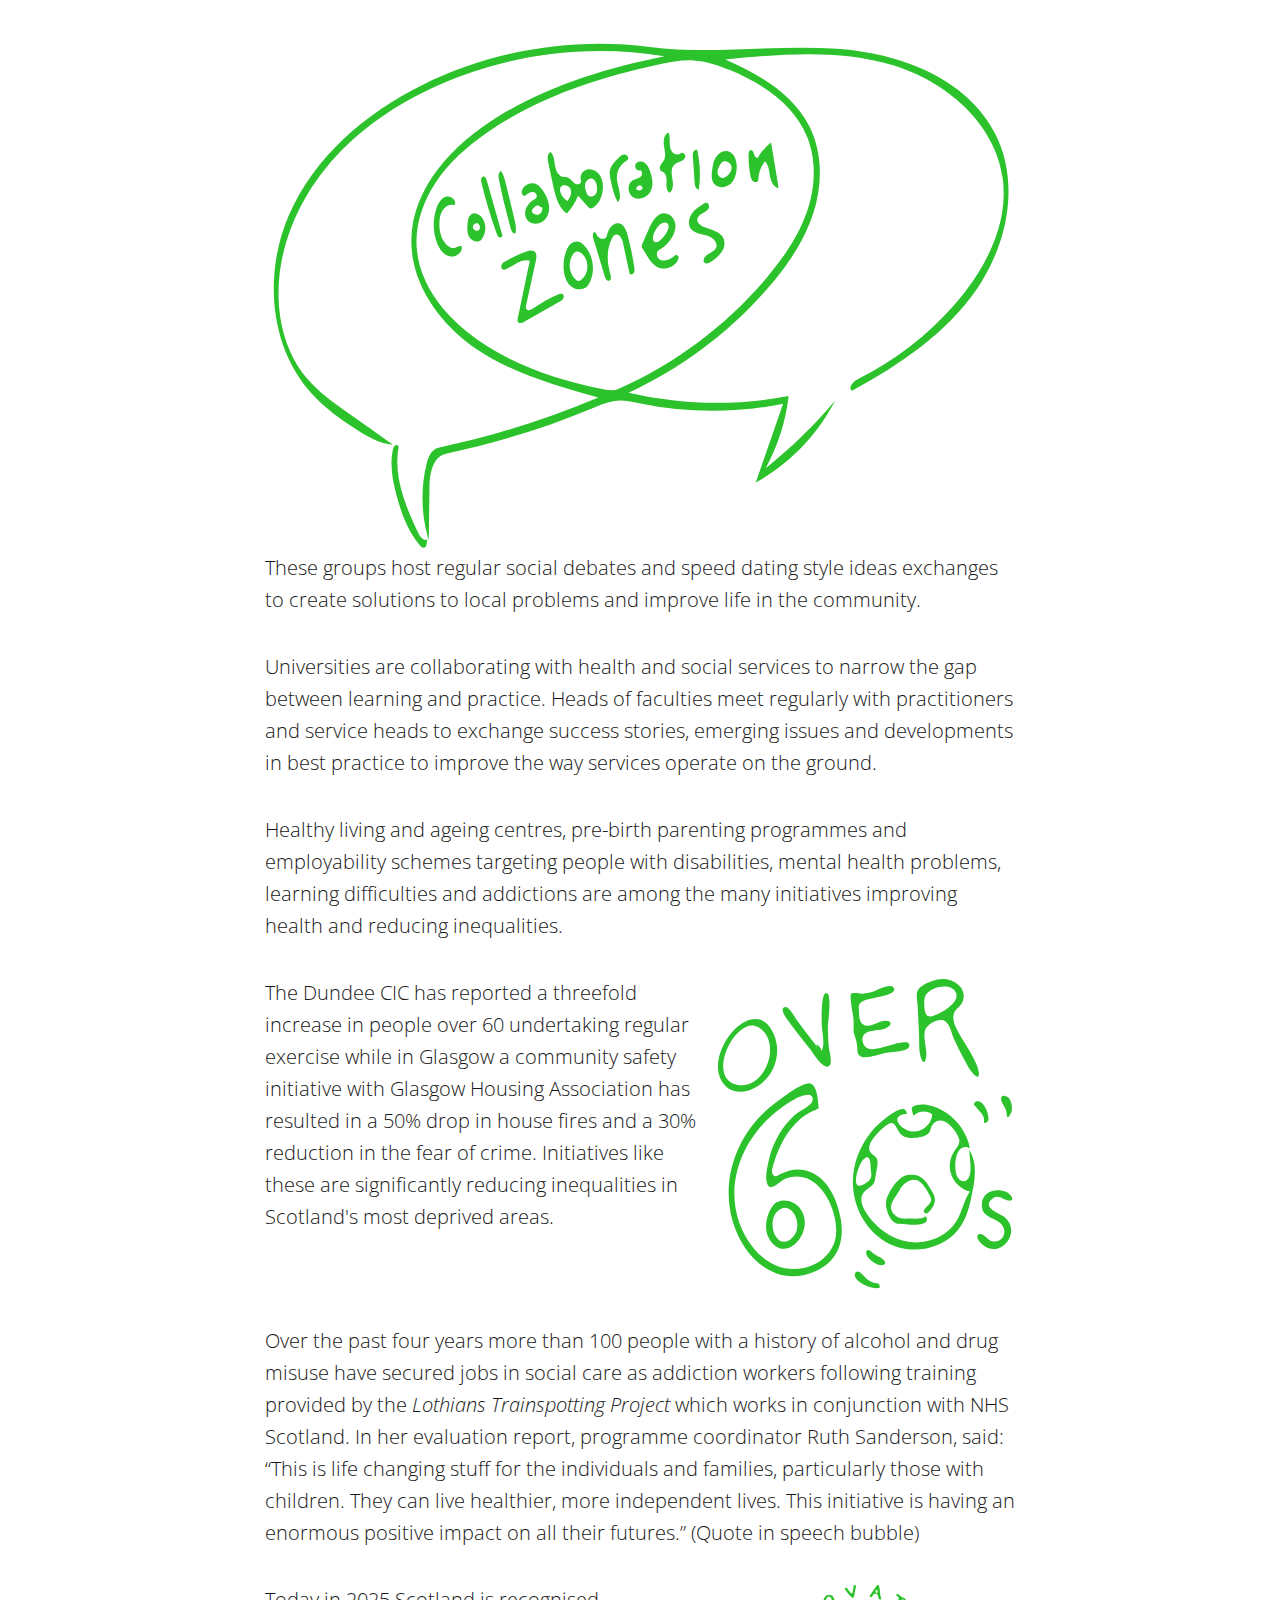
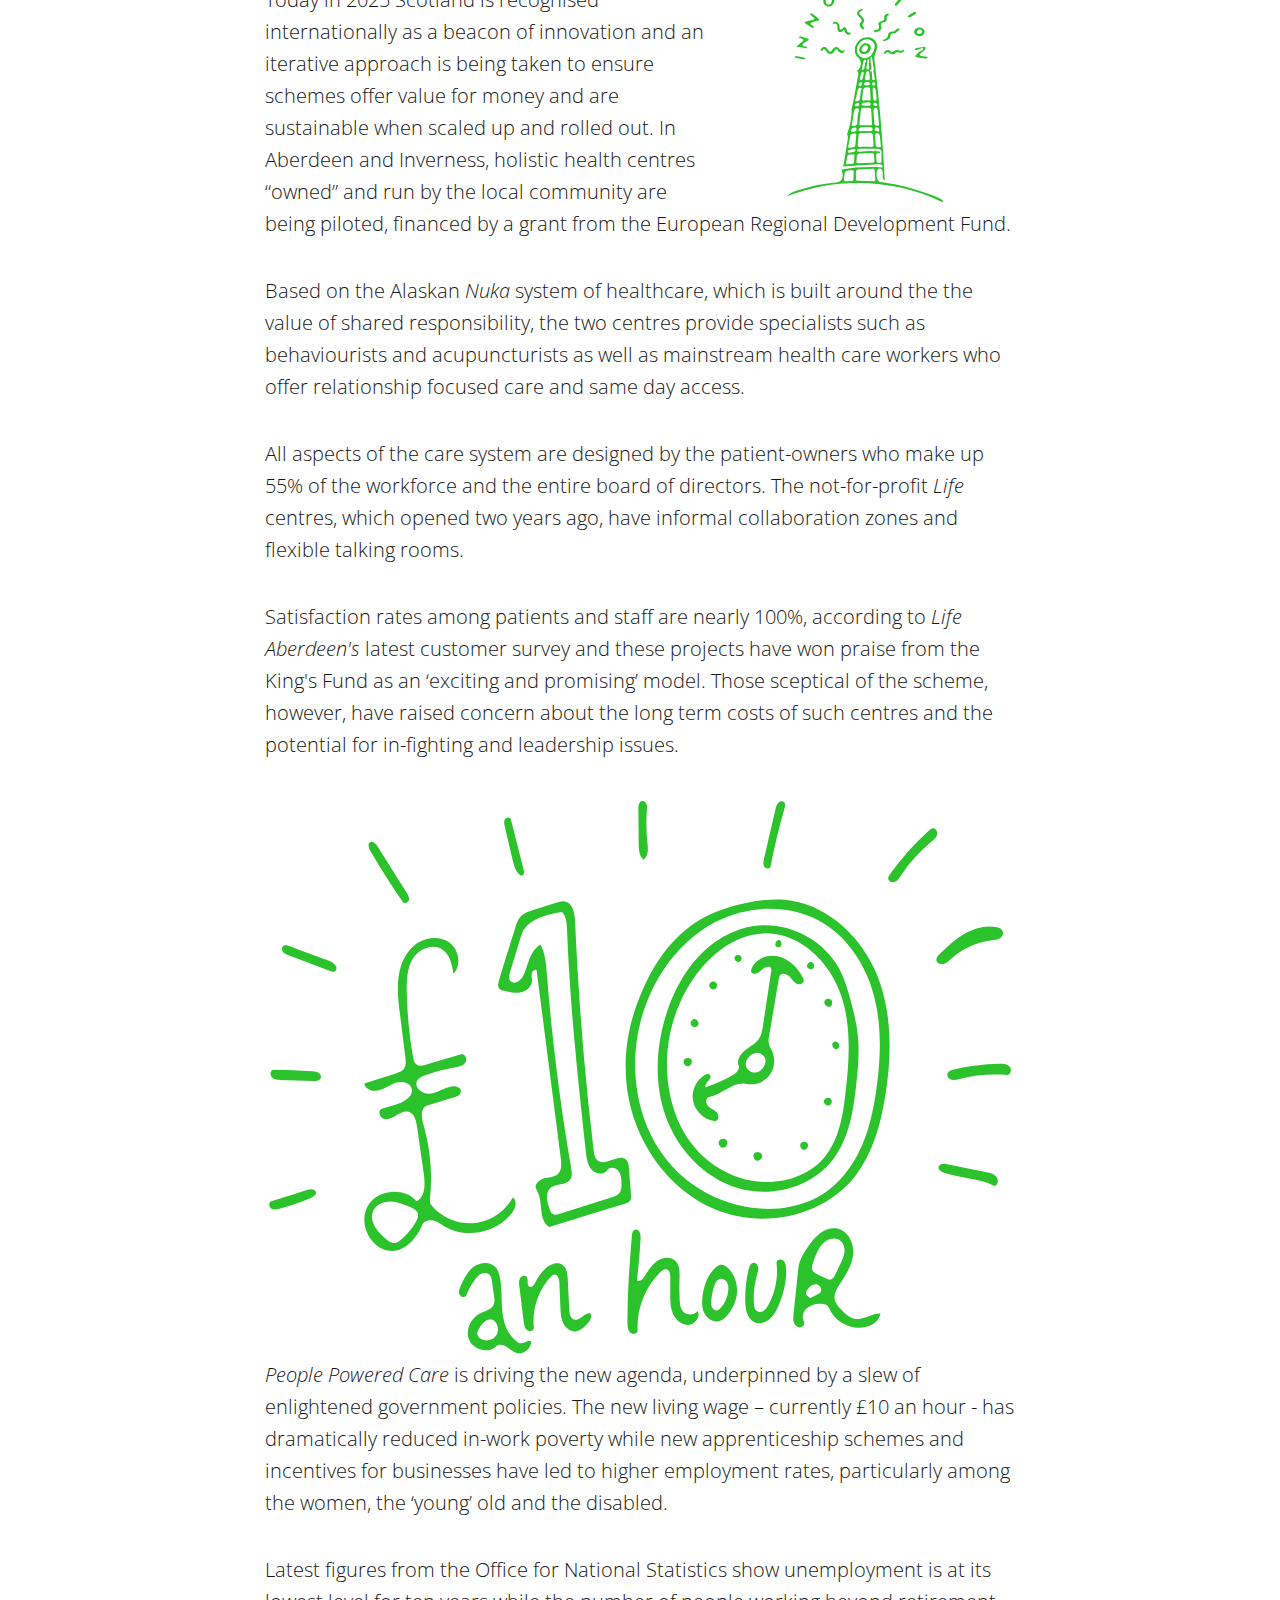
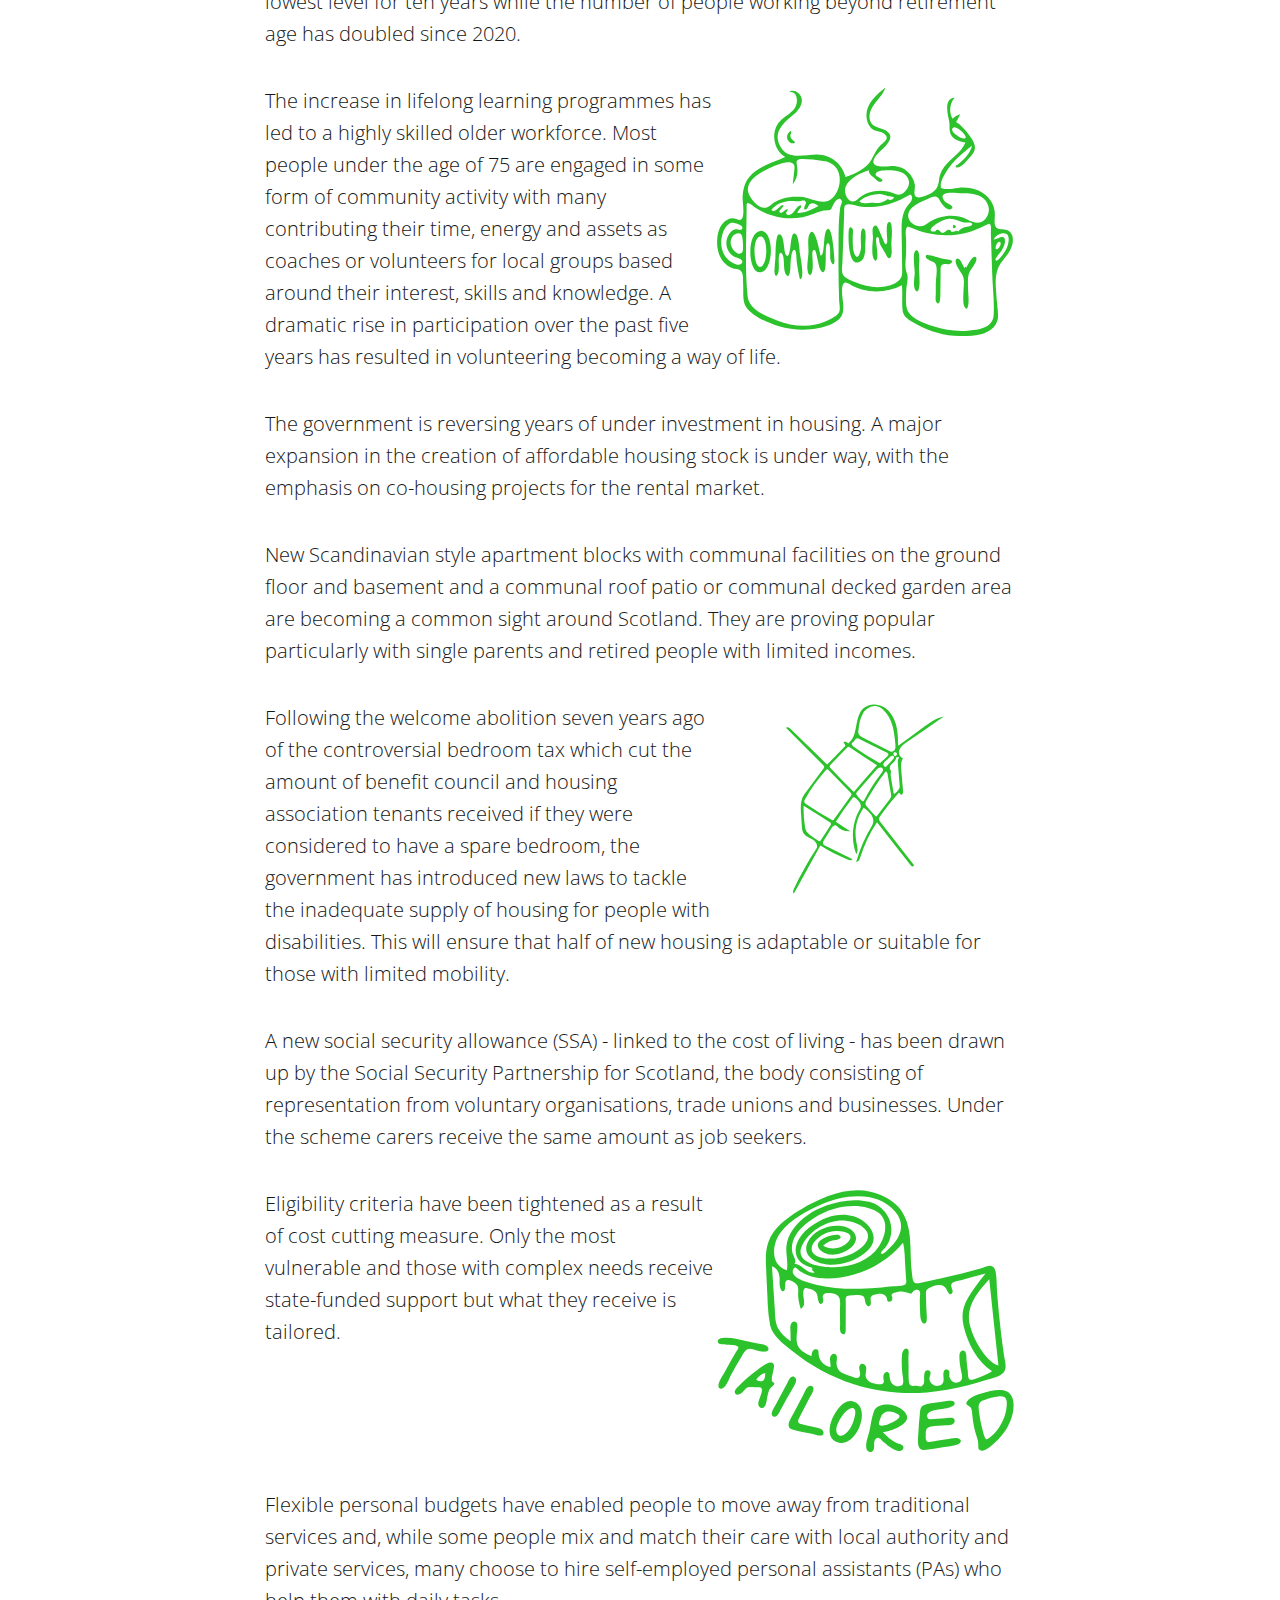
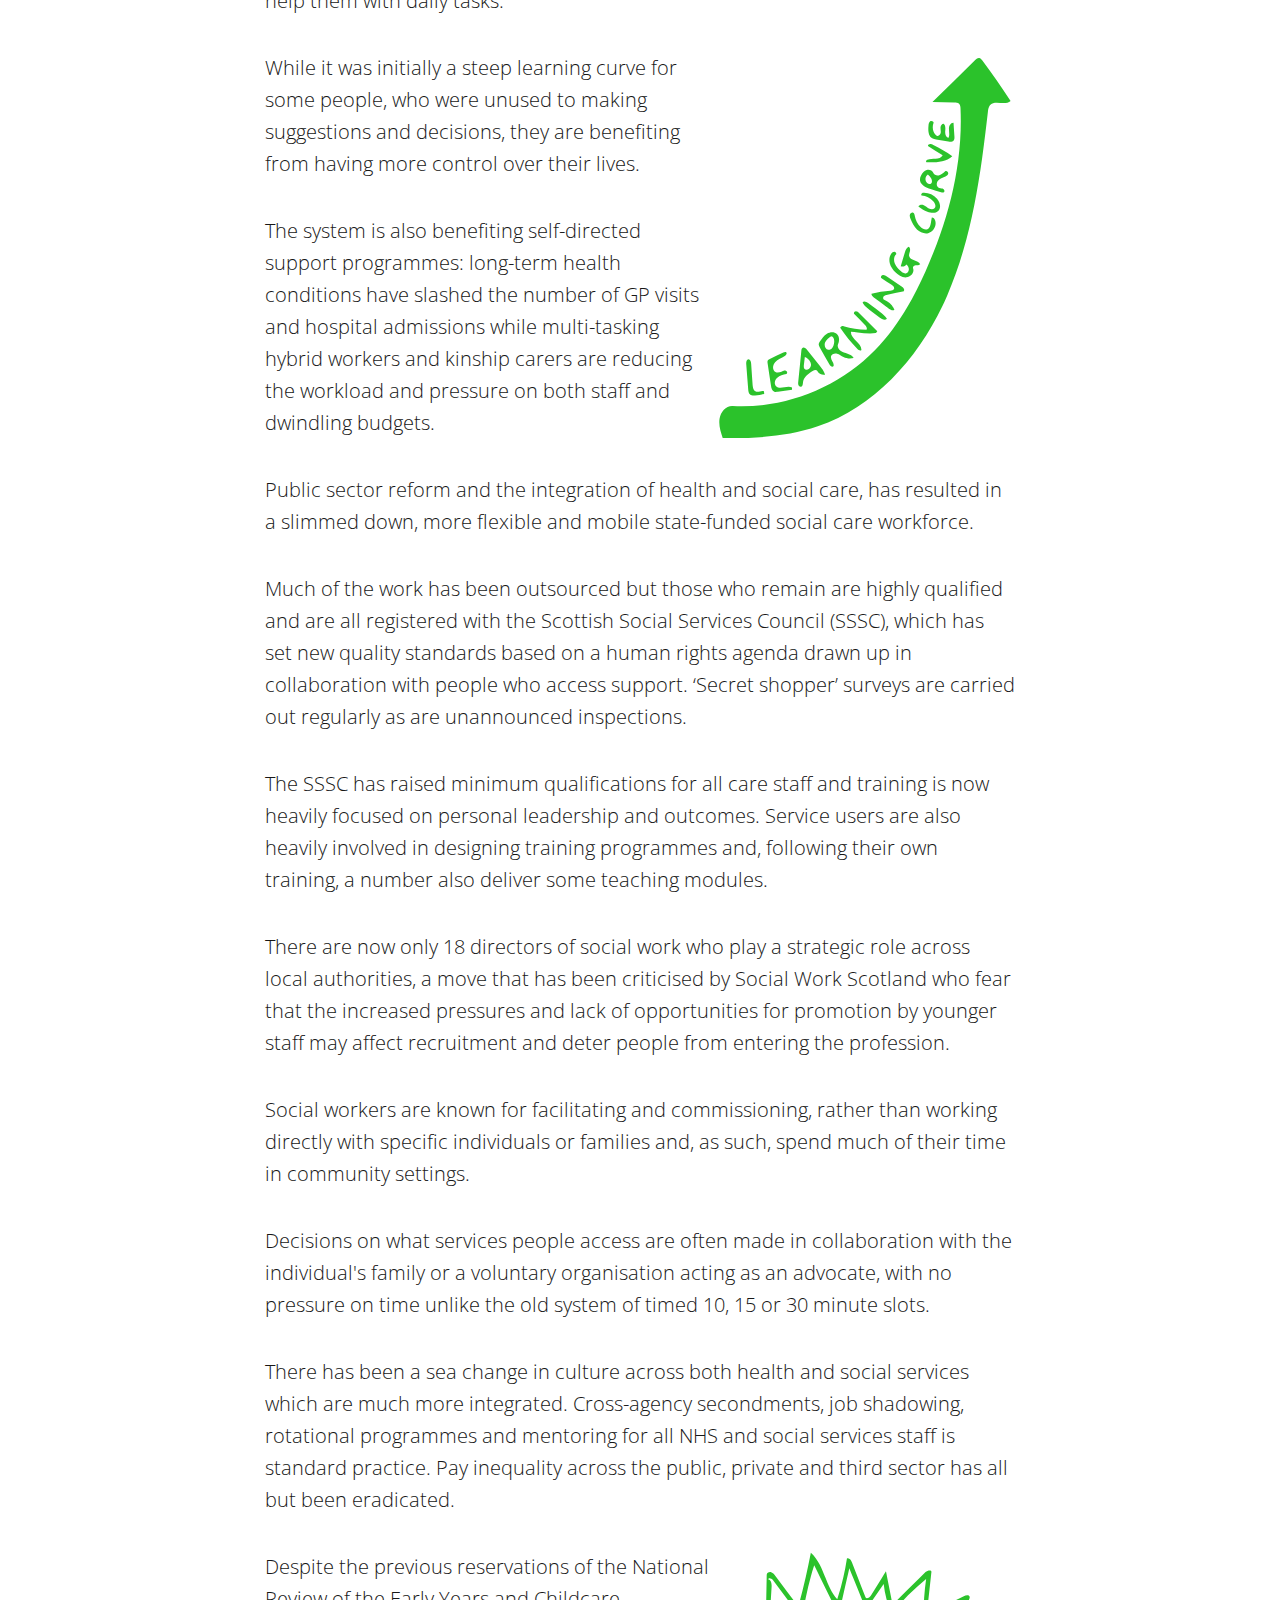
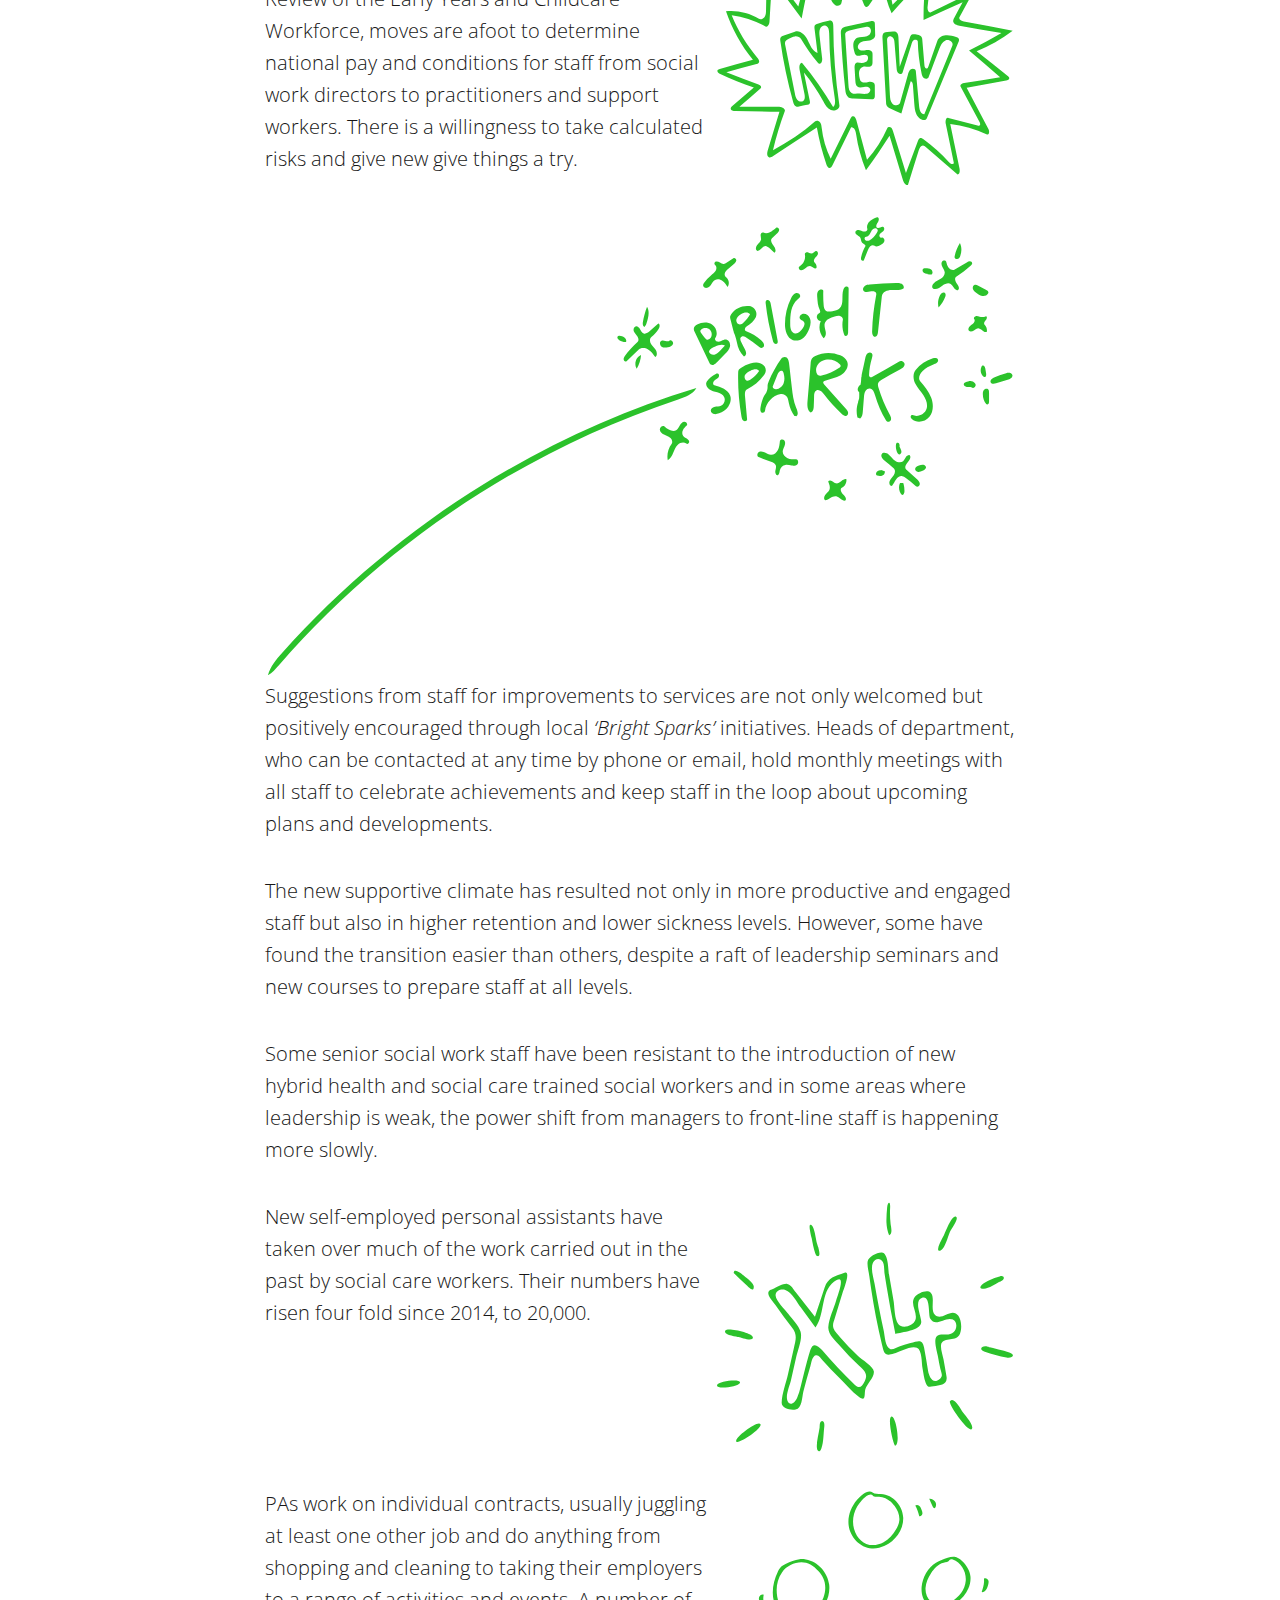
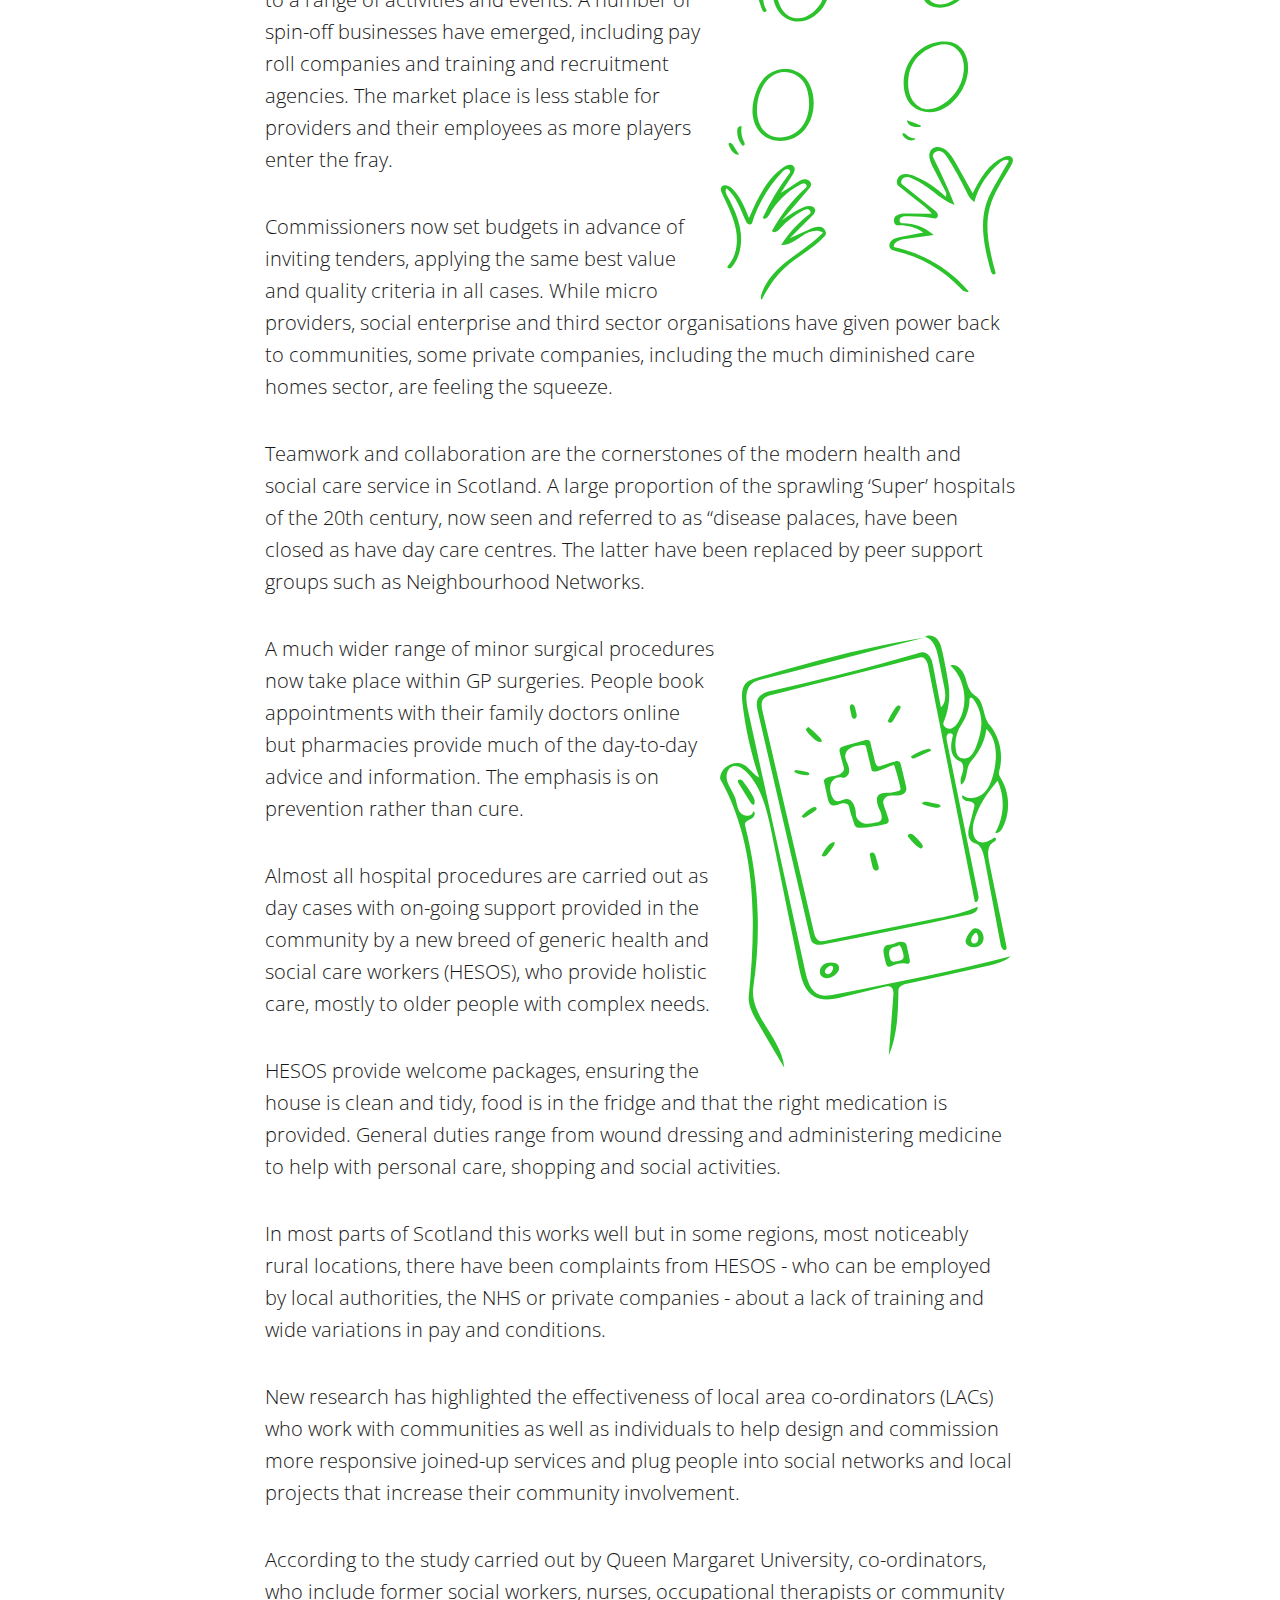
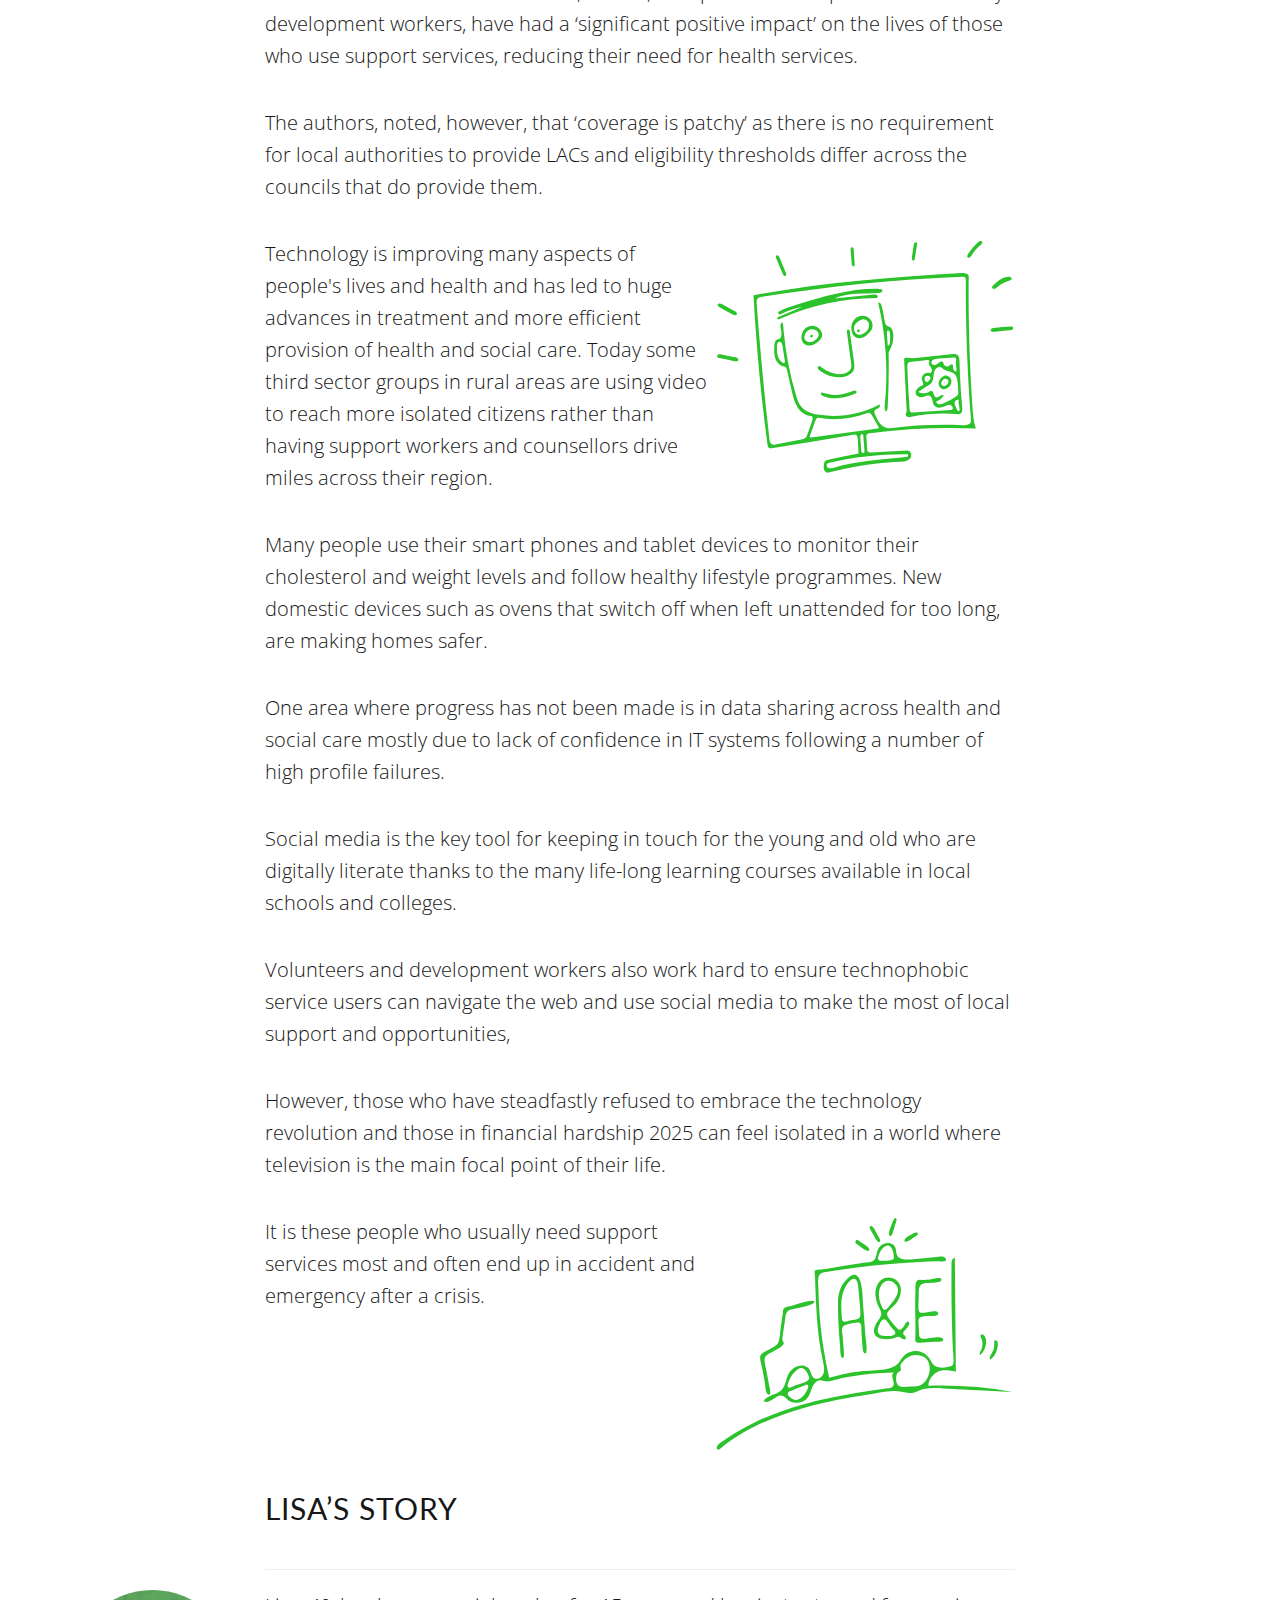
<file: newnormal.html>
<!DOCTYPE html>
<html lang="en">
	<head>
		<meta charset="utf-8">
		<meta http-equiv="X-UA-Compatible" content="IE=edge">
		<meta name="viewport" content="width=device-width, initial-scale=1">
		<meta name="description" content="Citizens, the state and service providers have found their proper roles and responsibilities. Social cohesion is strong and there’s no stigma attached to receiving care: it’s normal - the New Normal.">
		<meta name="author" content="The Institute for Research and Innovation in Social Services (IRISS)">
		
		
		<!--	TWITTER CARD	-->
		<meta name="twitter:card" content="summary_large_image">
		<meta name="twitter:site" content="@irissorg">
		<meta name="twitter:creator" content="@irissorg">
		<meta name="twitter:title" content="Imagining the Future - The New Normal World">
		<meta name="twitter:description" content="Citizens, the state and service providers have found their proper roles and responsibilities. Social cohesion is strong and there’s no stigma attached to receiving care: it’s normal - the New Normal.">
		<meta name="twitter:image:src" content="http://content.iriss.org.uk/2025/img/bg-newnormal.jpg">
		<!--	FACEBOOK OPENGRAPH		-->
		<meta property="og:site_name" content="Imagining the Future of support and social services in 2025" />
		<meta property="og:title" content="Imagining the Future - The New Normal World" />
		<meta property="og:type" content="article" />
		<meta property="og:url" content="http://content.iriss.org.uk/2025/newnormal.html" />
		<meta property="og:image" content="http://content.iriss.org.uk/2025/img/bg-newnormal.jpg" />
		<!--	GOOGLE		-->
		<script type="application/ld+json"> { "@context" : "http://schema.org", "@type" : "Article", "name" : "Imagining the Future - The New Normal World", "author" : { "@type" : "Person", "name" : "Robert Rae" }, "datePublished" : "2014-11-13", "image" : "http://content.iriss.org.uk/2025/img/bg-newnormal.jpg", "url" : "http://content.iriss.org.uk/2025/newnormal.html", "publisher" : { "@type" : "Organization", "name" : "The Institute for Research and Innovation in Social Services (IRISS)" } } </script>
		
		<title>Imagining the Future of support and social services in 2025 | The New Normal World</title>
		<link href="css/bootstrap.min.css" rel="stylesheet">
		<link href="css/custom.css" rel="stylesheet">
		<link href="css/font-awesome.min.css" rel="stylesheet" type="text/css">
		<!-- <link href='http://fonts.googleapis.com/css?family=Lato:700,400,300,100' rel='stylesheet' type='text/css'>
		<link href='http://fonts.googleapis.com/css?family=Open+Sans' rel='stylesheet' type='text/css'> -->
		<link href='http://fonts.googleapis.com/css?family=Open+Sans%7CLato:400,100,300,700' rel='stylesheet' type='text/css'>
		<link rel="stylesheet" href="css/print.css" type="text/css" media="print">
		
		<link rel="stylesheet" href="css/bar-ui.css" />
		<script type="text/javascript" src="js/soundmanager2-nodebug-jsmin.js"></script>
		<script src="js/bar-ui.js"></script>
				<!--[if lt IE 9]>
				<style>
					.content-section {padding-top: 1em;}
					.img-reponsive{width:100%;}
				</style>
				<script src="https://oss.maxcdn.com/libs/html5shiv/3.7.0/html5shiv.js"></script>
				<script src="https://oss.maxcdn.com/libs/respond.js/1.4.2/respond.min.js"></script>
				<![endif]-->
			</head>
			<body id="page-top" data-spy="scroll" data-target=".navbar-fixed-top" class="landed newnormal world">
				<!-- Navigation -->
				<nav class="navbar navbar-custom navbar-fixed-top" role="navigation">
					<div class="container">
						<div class="navbar-header">
							<button type="button" class="navbar-toggle" data-toggle="collapse" data-target=".navbar-main-collapse">
							<i class="fa fa-bars"></i>
							</button>
							<a class="navbar-brand page-scroll" href="index.html">
								<i class="fa fa-globe"></i> Home
							</a>
						</div>
						<!-- Collect the nav links, forms, and other content for toggling -->
						<div class="collapse navbar-collapse navbar-right navbar-main-collapse">
							<ul class="nav navbar-nav">
								<!-- Hidden li included to remove active class from about link when scrolled up past about section -->
								<li class="hidden">
									<a href="index.html#page-top"></a>
								</li>
								<li class="postwelfare"><a href="post.html">Post Welfare</a>
							</li>
							<li class="newnormal active"><a href="newnormal.html">New Normal</a>
						</li>
						<li class="yesterday"><a href="yesterday.html">Yesterday</a>
					</li>
					<li class="fullyintegrated"><a href="fullyintegrated.html">Fully Integrated</a>
				</li>
				<li class="supportingmaterial"><a href="supportingmaterial.html">More</a>
			</li>
		</ul>
	</div>
	<!-- /.navbar-collapse -->
</div>
<!-- /.container -->
</nav>
<!-- Intro Header -->
<header class="intro newnormal-intro">
<div class="intro-body">
	<div class="container">
		<div class="row">
			<div class="col-md-12">
				<h1 class="brand-heading">The New Normal World</h1>
			</div>
		</div>
	</div>
</div>
</header>
<div class="headercredit"><small><a href="https://www.flickr.com/photos/ianrobertson63/8529359364">Last Ibrox Tower</a> by <a href="https://www.flickr.com/photos/ianrobertson63/">Ian Robertson</a> on Flickr</small>
</div>
<section id="newnormal" class="container content-section">
<div class="row">
<div class="col-lg-12">
	<div class="embed-responsive embed-responsive-16by9 videoplayer">
		<iframe class="embed-responsive-item" src="//player.vimeo.com/video/111622963?title=1&amp;byline=0&amp;portrait=0"></iframe>
	</div>
</div></div>
<!--
		<div class="row">
					<div class="col-lg-8 col-lg-offset-2 well">
								<p><strong>The New Normal World</strong> is shaped by four drivers</p>
								<ul>
											<li>an increasing ability of citizens, consumers and customers to switch identities, raising expectations and demand</li>
											<li>community-led, trusted spaces where care can be sought, bought, generated and given</li>
											<li>professional identities redefined by parity between users and providers of services: social work professionals evolve a new culture of radicalism</li>
											<li>a workforce engaged in enabling, commissioning and brokering – rather than providing - services</li>
								</ul>
								<p>In the New Normal World those who provide services, citizens and the state have found their proper roles and responsibilities and social cohesion is strong.</p>
								<p>A massive cultural shift has removed the stigma attached to receiving care. We all need care at times. It’s just life. It’s normal. The New Normal.</p>
					</div>
		</div>
-->
<div class="row">
	<div class="col-lg-8 col-lg-offset-2">
		<p><strong><em>Main characteristics</em></strong><em>: Person-centred, progressive, localism, collaborative, creative, motivated, hope, shared values, open-minded, sense of belonging, participatory, self- motivated, personal responsibility, citizenship. Community-based, holistic, assets based, non-judgemental, mutual respect, proactive, flexible, adaptable services, positive ageing, resilient, collaborative learning, cross sector.</em>
		</p>
		<p>In 2025 Scotland is no longer reliant only on oil and whisky for its wealth now that it is harnessing the priceless assets of its people.</p>
		<p>Citizens, service providers and the state have found their proper roles and responsibilities and social cohesion is strong. An ageing population has led to a critical mass of people recognising that everyone requires support and care at some point in life.</p>
		<p>There is no stigma in receiving support services. It's the new normal. <em>&lsquo;Social Services&rsquo;</em> is not a term that is recognised or used in the same way it was a decade ago.</p>
		<img src="img/society.svg" class="img-reponsive" alt="">
		<p>Today people with disabilities and chronic conditions and many with mental health issues are fully integrated into society.</p>
		<p class="clearfix">
		<img src="img/supportservices.svg" class="img-flow-right" alt="">Most do not require any formal support. They earn, learn, care, contribute, participate and volunteer like everyone else and they buy support services as and when they need them.</p>
		<p>Community empowerment and land reform legislation have provided a major catalyst for grass roots activism and participation. Across the country, communities now own buildings and land once the property of the state. This has led to a widespread increase in <em>&lsquo;common good&rsquo;</em> facilities.</p>
		<p class="clearfix">
		<img src="img/applehomegrown.svg" class="img-flow-right" alt="">Many families are taking advantage of the substantial and ever growing number of allotments to produce their own fruit and vegetables.</p>
		<p>In urban and rural areas, community groups - particularly those based in less affluent parts of the country - have developed a national reputation for making a difference to the lives of those who felt marginalised, disenfranchised and forgotten by the state, professions and society.</p>
		<p>Innovative support schemes such as the German inspired <em>Grandparent Service</em>, which gives older people the opportunity to &lsquo;adopt&rsquo; children raised in single households, have proven popular and effective, despite concerns from some critics regarding the issue of child protection.</p>
		<p>Community trusts set up in response to public demand offer a range of services from support and activities for the elderly to youth centres run by teenagers and nurseries. Many have taken over council facilities and set up trading subsidiaries to employ local people to run centres which offer restaurants, conference centres and community theatres.</p>
		<p>The government, keen to reduce dependency on the state, has recognised the work of these groups with the introduction of new national award schemes and a small prize fund to celebrate and encourage a more DIY approach as it continues with its public sector reforms.</p>
		<p>One of this year's winners, <em>Time, Space and Tools</em> (TST) in the east end of Glasgow, an organisation which teaches traditional Scottish skills such as weaving and playing the bagpipes, is using its £10,000 prize money to fund a new stone masonry course.</p>
		<p>This bottom-up approach has driven a culture of collaboration between citizens, local and central government and health and social care professionals. They now work together to provide joint solutions to address the growing pressures of Scotland's rapidly ageing population, its ever-shrinking finances and society's growing expectations of choice.</p>
		<p>Community Improvement Coalitions are the &lsquo;engine room&rsquo; of change and innovation. CICs bring together individuals from the community, the voluntary sector and social enterprise as well as representatives from business, health and social care.</p>
		<p>With representation from the police and fire service these inclusive groups make key spending decisions. They are the shapers and makers of local services and all have their own social justice charters which are drawn up by members of the local community.</p>
		<img src="img/collabzones.svg" class="img-reponsive" alt="">
		<p>These groups host regular social debates and speed dating style ideas exchanges to create solutions to local problems and improve life in the community.</p>
		<p>Universities are collaborating with health and social services to narrow the gap between learning and practice. Heads of faculties meet regularly with practitioners and service heads to exchange success stories, emerging issues and developments in best practice to improve the way services operate on the ground.</p>
		<p>Healthy living and ageing centres, pre-birth parenting programmes and employability schemes targeting people with disabilities, mental health problems, learning difficulties and addictions are among the many initiatives improving health and reducing inequalities.</p>
		<p class="clearfix">
		<img src="img/over60s.svg" class="img-flow-right" alt="">The Dundee CIC has reported a threefold increase in people over 60 undertaking regular exercise while in Glasgow a community safety initiative with Glasgow Housing Association has resulted in a 50% drop in house fires and a 30% reduction in the fear of crime. Initiatives like these are significantly reducing inequalities in Scotland's most deprived areas.</p>
		<p>Over the past four years more than 100 people with a history of alcohol and drug misuse have secured jobs in social care as addiction workers following training provided by the <em>Lothians Trainspotting Project</em> which works in conjunction with NHS Scotland. In her evaluation report, programme coordinator Ruth Sanderson, said: &ldquo;This is life changing stuff for the individuals and families, particularly those with children. They can live healthier, more independent lives. This initiative is having an enormous positive impact on all their futures.&rdquo; (Quote in speech bubble)</p>
		<p>
		<img src="img/innovationtower.svg" class="img-flow-right" alt="">Today in 2025 Scotland is recognised internationally as a beacon of innovation and an iterative approach is being taken to ensure schemes offer value for money and are sustainable when scaled up and rolled out. In Aberdeen and Inverness, holistic health centres &ldquo;owned&rdquo; and run by the local community are being piloted, financed by a grant from the European Regional Development Fund.</p>
		<p>Based on the Alaskan <em>Nuka</em> system of healthcare, which is built around the the value of shared responsibility, the two centres provide specialists such as behaviourists and acupuncturists as well as mainstream health care workers who offer relationship focused care and same day access.</p>
		<p>All aspects of the care system are designed by the patient-owners who make up 55% of the workforce and the entire board of directors. The not-for-profit <em>Life</em> centres, which opened two years ago, have informal collaboration zones and flexible talking rooms.</p>
		<p>Satisfaction rates among patients and staff are nearly 100%, according to <em>Life Aberdeen's</em> latest customer survey and these projects have won praise from the King's Fund as an &lsquo;exciting and promising&rsquo; model. Those sceptical of the scheme, however, have raised concern about the long term costs of such centres and the potential for in-fighting and leadership issues.</p>
		<img src="img/tenperhour.svg" class="img-reponsive" alt="">
		<p><em>People Powered Care</em> is driving the new agenda, underpinned by a slew of enlightened government policies. The new living wage – currently £10 an hour - has dramatically reduced in-work poverty while new apprenticeship schemes and incentives for businesses have led to higher employment rates, particularly among the women, the &lsquo;young&rsquo; old and the disabled.</p>
		<p>Latest figures from the Office for National Statistics show unemployment is at its lowest level for ten years while the number of people working beyond retirement age has doubled since 2020.</p>
		<p>
		<img src="img/communitymugs.svg" class="img-flow-right" alt="">The increase in lifelong learning programmes has led to a highly skilled older workforce. Most people under the age of 75 are engaged in some form of community activity with many contributing their time, energy and assets as coaches or volunteers for local groups based around their interest, skills and knowledge. A dramatic rise in participation over the past five years has resulted in volunteering becoming a way of life.</p>
		<p>The government is reversing years of under investment in housing. A major expansion in the creation of affordable housing stock is under way, with the emphasis on co-housing projects for the rental market.</p>
		<p>New Scandinavian style apartment blocks with communal facilities on the ground floor and basement and a communal roof patio or communal decked garden area are becoming a common sight around Scotland. They are proving popular particularly with single parents and retired people with limited incomes.</p>
		<p>
		<img src="img/bedtax.svg" class="img-flow-right" alt="">Following the welcome abolition seven years ago of the controversial bedroom tax which cut the amount of benefit council and housing association tenants received if they were considered to have a spare bedroom, the government has introduced new laws to tackle the inadequate supply of housing for people with disabilities. This will ensure that half of new housing is adaptable or suitable for those with limited mobility.</p>
		<p>A new social security allowance (SSA) - linked to the cost of living - has been drawn up by the Social Security Partnership for Scotland, the body consisting of representation from voluntary organisations, trade unions and businesses. Under the scheme carers receive the same amount as job seekers.</p>
		<p class="clearfix">
		<img src="img/tape.svg" class="img-flow-right" alt="">Eligibility criteria have been tightened as a result of cost cutting measure. Only the most vulnerable and those with complex needs receive state-funded support but what they receive is tailored.</p>
		<p>Flexible personal budgets have enabled people to move away from traditional services and, while some people mix and match their care with local authority and private services, many choose to hire self-employed personal assistants (PAs) who help them with daily tasks.</p>
		<p>
		<img src="img/learningcurve.svg" class="img-flow-right" alt="">While it was initially a steep learning curve for some people, who were unused to making suggestions and decisions, they are benefiting from having more control over their lives.</p>
		<p>The system is also benefiting self-directed support programmes: long-term health conditions have slashed the number of GP visits and hospital admissions while multi-tasking hybrid workers and kinship carers are reducing the workload and pressure on both staff and dwindling budgets.</p>
		<p>Public sector reform and the integration of health and social care, has resulted in a slimmed down, more flexible and mobile state-funded social care workforce.</p>
		<p>Much of the work has been outsourced but those who remain are highly qualified and are all registered with the Scottish Social Services Council (SSSC), which has set new quality standards based on a human rights agenda drawn up in collaboration with people who access support. &lsquo;Secret shopper&rsquo; surveys are carried out regularly as are unannounced inspections.</p>
		<p>The SSSC has raised minimum qualifications for all care staff and training is now heavily focused on personal leadership and outcomes. Service users are also heavily involved in designing training programmes and, following their own training, a number also deliver some teaching modules.</p>
		<p>There are now only 18 directors of social work who play a strategic role across local authorities, a move that has been criticised by Social Work Scotland who fear that the increased pressures and lack of opportunities for promotion by younger staff may affect recruitment and deter people from entering the profession.</p>
		<p>Social workers are known for facilitating and commissioning, rather than working directly with specific individuals or families and, as such, spend much of their time in community settings.</p>
		<p>Decisions on what services people access are often made in collaboration with the individual's family or a voluntary organisation acting as an advocate, with no pressure on time unlike the old system of timed 10, 15 or 30 minute slots.</p>
		<p>There has been a sea change in culture across both health and social services which are much more integrated. Cross-agency secondments, job shadowing, rotational programmes and mentoring for all NHS and social services staff is standard practice. Pay inequality across the public, private and third sector has all but been eradicated.</p>
		<p>
		<img src="img/newflash.svg" class="img-flow-right" alt="">Despite the previous reservations of the National Review of the Early Years and Childcare Workforce, moves are afoot to determine national pay and conditions for staff from social work directors to practitioners and support workers. There is a willingness to take calculated risks and give new give things a try.</p>
		<img src="img/brightsparks.svg" class="img-responsive" alt="">
		<p>Suggestions from staff for improvements to services are not only welcomed but positively encouraged through local <em>&lsquo;Bright Sparks&rsquo;</em> initiatives. Heads of department, who can be contacted at any time by phone or email, hold monthly meetings with all staff to celebrate achievements and keep staff in the loop about upcoming plans and developments.</p>
		<p>The new supportive climate has resulted not only in more productive and engaged staff but also in higher retention and lower sickness levels. However, some have found the transition easier than others, despite a raft of leadership seminars and new courses to prepare staff at all levels.</p>
		<p>Some senior social work staff have been resistant to the introduction of new hybrid health and social care trained social workers and in some areas where leadership is weak, the power shift from managers to front-line staff is happening more slowly.</p>
		<p class="clearfix">
		<img src="img/times4.svg" class="img-flow-right" alt="">New self-employed personal assistants have taken over much of the work carried out in the past by social care workers. Their numbers have risen four fold since 2014, to 20,000.</p>
		<p>
		<img src="img/juggling.svg" class="img-flow-right" alt="">PAs work on individual contracts, usually juggling at least one other job and do anything from shopping and cleaning to taking their employers to a range of activities and events. A number of spin-off businesses have emerged, including pay roll companies and training and recruitment agencies. The market place is less stable for providers and their employees as more players enter the fray.</p>
		<p>Commissioners now set budgets in advance of inviting tenders, applying the same best value and quality criteria in all cases. While micro providers, social enterprise and third sector organisations have given power back to communities, some private companies, including the much diminished care homes sector, are feeling the squeeze.</p>
		<p>Teamwork and collaboration are the cornerstones of the modern health and social care service in Scotland. A large proportion of the sprawling &lsquo;Super&rsquo; hospitals of the 20th century, now seen and referred to as &ldquo;disease palaces, have been closed as have day care centres. The latter have been replaced by peer support groups such as Neighbourhood Networks.</p>
		<p>
		<img src="img/mobileplus.svg" class="img-flow-right" alt="">A much wider range of minor surgical procedures now take place within GP surgeries. People book appointments with their family doctors online but pharmacies provide much of the day-to-day advice and information. The emphasis is on prevention rather than cure.</p>
		<p>Almost all hospital procedures are carried out as day cases with on-going support provided in the community by a new breed of generic health and social care workers (HESOS), who provide holistic care, mostly to older people with complex needs.</p>
		<p>HESOS provide welcome packages, ensuring the house is clean and tidy, food is in the fridge and that the right medication is provided. General duties range from wound dressing and administering medicine to help with personal care, shopping and social activities.</p>
		<p>In most parts of Scotland this works well but in some regions, most noticeably rural locations, there have been complaints from HESOS - who can be employed by local authorities, the NHS or private companies - about a lack of training and wide variations in pay and conditions.</p>
		<p>New research has highlighted the effectiveness of local area co-ordinators (LACs) who work with communities as well as individuals to help design and commission more responsive joined-up services and plug people into social networks and local projects that increase their community involvement.</p>
		<p>According to the study carried out by Queen Margaret University, co-ordinators, who include former social workers, nurses, occupational therapists or community development workers, have had a &lsquo;significant positive impact&rsquo; on the lives of those who use support services, reducing their need for health services.</p>
		<p>The authors, noted, however, that &lsquo;coverage is patchy&rsquo; as there is no requirement for local authorities to provide LACs and eligibility thresholds differ across the councils that do provide them.</p>
		<p>
		<img src="img/dronline.svg" class="img-flow-right" alt="">Technology is improving many aspects of people's lives and health and has led to huge advances in treatment and more efficient provision of health and social care. Today some third sector groups in rural areas are using video to reach more isolated citizens rather than having support workers and counsellors drive miles across their region.</p>
		<p>Many people use their smart phones and tablet devices to monitor their cholesterol and weight levels and follow healthy lifestyle programmes. New domestic devices such as ovens that switch off when left unattended for too long, are making homes safer.</p>
		<p>One area where progress has not been made is in data sharing across health and social care mostly due to lack of confidence in IT systems following a number of high profile failures.</p>
		<p>Social media is the key tool for keeping in touch for the young and old who are digitally literate thanks to the many life-long learning courses available in local schools and colleges.</p>
		<p>Volunteers and development workers also work hard to ensure technophobic service users can navigate the web and use social media to make the most of local support and opportunities,</p>
		<p>However, those who have steadfastly refused to embrace the technology revolution and those in financial hardship 2025 can feel isolated in a world where television is the main focal point of their life.</p>
		<p>
		<img src="img/ambulance.svg" class="img-flow-right" alt="">It is these people who usually need support services most and often end up in accident and emergency after a crisis.</p>
	</div>
</div>
<div class="row">
	<div class="col-lg-8 col-lg-offset-2">
		<div class="page-header">
			<h2>Lisa&rsquo;s Story</h2>
		</div>
	</div>
</div>
<div class="row">
	<div class="col-lg-2">
		<img src="img/story/lisa.jpg" alt="" class="visible-lg hidden-print img-responsive img-circle">
	</div>
	<div class="col-lg-8">
		<p>Lisa, 40, has been a social worker for 15 years and has just returned from a six-week best practice work exchange in Sweden. She is currently working towards a PhD in community health and youth work and is a mentor to five students.</p>
			<p><img src="img/story/newnormal1.jpg" alt="Lisa at work talking with an older couple" class="img-responsive img-rounded"></p>
		<p>The new culture of empowerment and closer working with colleagues in health has reinvigorated her and her career. She now has far more autonomy over her case load, more contact with service users and fewer meetings, all of which has resulted in less paperwork.</p>
		<p>Her new boss, with whom she has a working lunch once a month, is very supportive. Lisa is one of the professional leads in the Highland Community Improvement Coalition which has been applauded for its work in achieving a 100% record in finding foster homes for local children.</p>
		<p><img src="img/story/newnormal2.jpg" alt="older couple at home looking after a friends child" class="img-responsive img-rounded"></p>
		<p>Under the scheme parents in their 50s and 60s are successfully being encouraged to use their experience and spare time to become home makers again, which means looked after children no longer have to be sent to homes out of the region and away from their wider family, friends and local community.</p>
		<p>Lisa&rsquo;s husband Ian, a manager at the local oatcake factory, has type 1 diabetes which he manages well through a good diet and regular exercise in addition to daily insulin injections. He uses an app on his tablet device to keep records of his blood glucose levels and texts any abnormalities to his pharmacist. He rarely needs to see a doctor.</p>
		<p>The couple live in a new village, near Inverness, in the same co-housing scheme as Lisa&rsquo;s parents. Both in their 60s, they provide childcare for their two grand children Colleen, 10 and Ruth, 8, when Lisa and Ian are at work.</p>
		<p><img src="img/story/newnormal3.jpg" alt="Happy child showing her free school meal" class="img-responsive img-rounded"></p>
		<p>The siblings go to the local primary school which runs heavily subsided evening classes most of which are free to the over 50s. The children both benefit from the government's universal free school meals policy as well as free swimming at their local municipal pool, an initiative led by the Highland Community Improvement Coalition.</p>
		<p>Colleen and Ruth enjoy spending time with their grandparents who are keen runners and ramblers. The sexagenarians have encouraged their grandchildren to join the local running club where they coach junior members.</p>
		<p>The pair, who both work part-time, often take the girls out on walks usually bringing along their metal detector, one of their many hobbies. Lisa&rsquo;s sister, Alison, who has recently split from her husband, has started a new career as a self-employed personal assistant in Oban working for a disabled musician in his 50s.</p>
		<p>She works for 18 hours a week for £12 an hour, £2 above the living wage. While she has no formal contract they get on well together. If the job goes well Alison is hoping to get more hours and perhaps even add a second client to her books.</p>
	</div>
</div>
<div class="row hidden-print">
	<div class="col-lg-8 col-lg-offset-2 radio">
		<h2>Scotland 24 Citizen Radio, <small>Latest on the NHS data scandal, Health Correspondent Danny Williams reports</small></h2>
		<p>
		<img src="img/scotland24logo.svg" alt="Scotland 24 Citizen Radio Logo" class="img-responsive">
		</p>
		<!-- Radio Player -->
		<div class="sm2-bar-ui compact full-width flat">
			<div class="bd sm2-main-controls">
				<div class="sm2-inline-texture"></div>
				<div class="sm2-inline-gradient"></div>
				<div class="sm2-inline-element sm2-button-element">
					<div class="sm2-button-bd">
						<a href="#play" class="sm2-inline-button play-pause">Play / pause</a>
					</div>
				</div>
				<div class="sm2-inline-element sm2-inline-status">
					<div class="sm2-playlist">
						<div class="sm2-playlist-target">
							<!-- playlist <ul> + <li> markup will be injected here -->
							<!-- if you want default / non-JS content, you can put that here. -->
							<noscript>
							<p>JavaScript is required.</p>
							</noscript>
						</div>
					</div>
					<div class="sm2-progress">
						<div class="sm2-row">
							<div class="sm2-inline-time">0:00</div>
							<div class="sm2-progress-bd">
								<div class="sm2-progress-track">
									<div class="sm2-progress-bar"></div>
									<div class="sm2-progress-ball">
										<div class="icon-overlay"></div>
									</div>
								</div>
							</div>
							<div class="sm2-inline-duration">0:00</div>
						</div>
					</div>
				</div>
				<div class="sm2-inline-element sm2-button-element sm2-volume">
					<div class="sm2-button-bd">
						<span class="sm2-inline-button sm2-volume-control volume-shade"></span>
						<a href="#volume" class="sm2-inline-button sm2-volume-control">volume</a>
					</div>
				</div>
			</div>
			<div class="bd sm2-playlist-drawer sm2-element">
				<div class="sm2-inline-texture">
					<div class="sm2-box-shadow"></div>
				</div>
				<!-- playlist content is mirrored here -->
				<div class="sm2-playlist-wrapper">
					<ul class="sm2-playlist-bd">
						<li><a href="snd/radio.mp3"><strong>Latest on the NHS data scandal</strong> - Danny Williams</a>
					</li>
				</ul>
			</div>
		</div>
	</div>
</div>
</div>
</section>
<!-- Horrible Hack I know -->
<div class="container sr-only sr-only-focusable">
	<h2>Scotland 24 Citizen Radio, <small>Latest on the NHS data scandal, Health Correspondent Danny Williams reports</small></h2>
	<p>The Scottish government has been forced to write off a controversial £500m new technology project after the personal health and financial data of more than 2,000 NHS and social care patients was hacked.</p>
	<p>In an embarrassing climbdown following last month's assurances that the Pegasus Project was &ldquo;watertight&rdquo;, finance minister Gregor Montague, admitted that the ambitious scheme to create &nbsp;universal health records accessible to doctors, nurses and social care workers at the push of a button any time, anywhere, had been abandoned.</p>
	<p>The data included address, phone numbers and details of people in receipt of support, raising concerns that identities and payments could be stolen.</p>
	<p>In an emergency statement to MSPs at Holyrood yesterday afternoon Montague said a major police investigation was under way to find the hackers and urged anyone who thought their details were being used for fraudulent purposes to contact Police Scotland. &ldquo;I acknowledge that this breach of security has left many people feeling vulnerable and I apologise unreservedly to those concerned,&rdquo; he told the chamber.</p>
	<p>Opposition politicians and patients groups pounced on the government's admission of failure to criticise its &ldquo;gung ho&rdquo; approach which they said had allowed thieves to steal people's most intimate details. &ldquo;It is unacceptable that vulnerable people have been put in this position,&rdquo; said Scotland Patients' Association, spokeswoman, Sarah Frazer.</p>
	<p>The ambitious ten year project to combine data over health and social services has been beset by problems since its inception when a 'schoolboy' accounting error by a civil servant allowed the contract to be given to the highest bidder. Over the last three years there have been numerous reports of technical problems. The head of the project resigned last night following the scandal but much of the blame has been laid at the door of health officials for poor choices in the procurement phase.</p>
	<p>Shadow finance minister, Ross Briggs, said it was clear from the outset that the company could not deliver on its promises. &ldquo;It's a monumental disaster and one that could have been avoided. Everyone knows that if something seems too good to be true, it probably is. But not the government, it seems.&rdquo;</p>
</div>
<section class="container visible-print-block">
	<div class="row">
	<div class="col-lg-8 col-lg-offset-2">
	<h2>Scotland 24 Citizen Radio, <small>Latest on the NHS data scandal, Health Correspondent Danny Williams reports</small></h2>
	<p>The Scottish government has been forced to write off a controversial £500m new technology project after the personal health and financial data of more than 2,000 NHS and social care patients was hacked.</p>
	<p>In an embarrassing climbdown following last month's assurances that the Pegasus Project was &ldquo;watertight&rdquo;, finance minister Gregor Montague, admitted that the ambitious scheme to create &nbsp;universal health records accessible to doctors, nurses and social care workers at the push of a button any time, anywhere, had been abandoned.</p>
	<p>The data included address, phone numbers and details of people in receipt of support, raising concerns that identities and payments could be stolen.</p>
	<p>In an emergency statement to MSPs at Holyrood yesterday afternoon Montague said a major police investigation was under way to find the hackers and urged anyone who thought their details were being used for fraudulent purposes to contact Police Scotland. &ldquo;I acknowledge that this breach of security has left many people feeling vulnerable and I apologise unreservedly to those concerned,&rdquo; he told the chamber.</p>
	<p>Opposition politicians and patients groups pounced on the government's admission of failure to criticise its &ldquo;gung ho&rdquo; approach which they said had allowed thieves to steal people's most intimate details. &ldquo;It is unacceptable that vulnerable people have been put in this position,&rdquo; said Scotland Patients' Association, spokeswoman, Sarah Frazer.</p>
	<p>The ambitious ten year project to combine data over health and social services has been beset by problems since its inception when a 'schoolboy' accounting error by a civil servant allowed the contract to be given to the highest bidder. Over the last three years there have been numerous reports of technical problems. The head of the project resigned last night following the scandal but much of the blame has been laid at the door of health officials for poor choices in the procurement phase.</p>
	<p>Shadow finance minister, Ross Briggs, said it was clear from the outset that the company could not deliver on its promises. &ldquo;It's a monumental disaster and one that could have been avoided. Everyone knows that if something seems too good to be true, it probably is. But not the government, it seems.&rdquo;</p>
	</div></div>
</section>
<!-- Footer -->
<!-- Footer -->
	<footer>
		<div class="container">
			<div class="row subfooter">
				<div class="col-sm-4">
					<h2>The Worlds</h2>
					<ul class="list-unstyled">
						<li><i class="fa fa-globe fa-fw" aria-hidden="true"></i><a href="index.html"> Home</a></li>
						<li><i class="fa fa-globe fa-fw postwelfareglobe-small" aria-hidden="true"></i><a href="post.html"> Post Welfare</a></li>
						<li><i class="fa fa-globe fa-fw newnormalglobe-small" aria-hidden="true"></i><a href="newnormal.html"> New Normal</a></li>
						<li><i class="fa fa-globe fa-fw yesterdayglobe-small" aria-hidden="true"></i><a href="yesterday.html"> Yesterday</a></li>
						<li><i class="fa fa-globe fa-fw integratedglobe-small" aria-hidden="true"></i><a href="fullyintegrated.html"> Fully Integrated</a></li>
					</ul>
				</div>
				
				<div class="col-sm-4">
					<h2>Supporting Materials</h2>
					<ul class="list-unstyled">
						<li><i class="fa fa-info-circle fa-fw" aria-hidden="true"></i> <a href="method.html">Methodology &amp; Background</a></li>
						<li><i class="fa fa-book fa-fw" aria-hidden="true"></i> <a href="evidence.html">Evidence Base</a></li>
						<li><i class="fa fa-wrench fa-fw" aria-hidden="true"></i> <a href="workshop.html">Workshop Toolkit</a></li>
						<li><i class="fa fa-ticket fa-fw" aria-hidden="true"></i> <a href="exhibition.html">Exhibition of The Future</a></li>
						<li><i class="fa fa-road fa-fw" aria-hidden="true"></i> <a href="leading.html">Leading the Future</a></li>
					</ul>
				</div>

				<div class="col-sm-4">
					<h2>Contact</h2>
					<ul class="list-unstyled">
						<li><i class="fa fa-twitter fa-fw" aria-hidden="true"></i> <a href="https://twitter.com/hashtag/itfiriss?src=hash">Twitter</a></li>
						<li><i class="fa fa-comments fa-fw" aria-hidden="true"></i> <a href="workshop.html#feedback">Leave comment</a></li>
						<li><i class="fa fa-envelope fa-fw" aria-hidden="true"></i> <a href="mailto:enquiries@iriss.org.uk">enquiries@iriss.org.uk</a></li>
					</ul>
				</div>
				
			</div>
			
			<div class="row">
				<div class="col-lg-12">
					<a href="http://www.iriss.org.uk" class="hidden-print">
						<img width="140" height="60" title="Visit the IRISS website" alt="Institute for Research and Innovation in the Social Services" src="img/logo-iriss.svg" class="hidden-print" />
					</a>
					<img width="140" height="60" title="Visit the IRISS website" alt="Institute for Research and Innovation in the Social Services" src="img/logo-iriss-black.svg" class="visible-print-inline" />
					<p>This work is licensed under the Creative Commons Attribution-Non Commercial-Share Alike 2.5 UK: Scotland Licence &copy; 2014</p>
					<p>The Institute for Research and Innovation in Social Services (IRISS) is a charitable company limited by guarantee. Registered in Scotland: No 313740. Scottish Charity No: SC037882. Registered Office: Brunswick House, 51 Wilson Street, Glasgow, G1 1UZ</p>
				</div></div>
			</div>
		</footer>
<script src="js/jquery-1.11.1.min.js"></script>
<script async src="js/bootstrap.min.js"></script>

<!-- <script src="js/svgeezy.min.js"></script> -->
<script async src="js/custom.js"></script>
<script type="text/javascript">
$(document).ready(function() {
  soundManager.setup({
  url: 'swf/',
  flashVersion: 9, // optional: shiny features (default = 8)
  // optional: ignore Flash where possible, use 100% HTML5 mode
  preferFlash: false,
  onready: function() {
    soundManager.createSound();
  }
	});
});
</script>
<script>
(function(i,s,o,g,r,a,m){i['GoogleAnalyticsObject']=r;i[r]=i[r]||function(){
(i[r].q=i[r].q||[]).push(arguments)},i[r].l=1*new Date();a=s.createElement(o),
m=s.getElementsByTagName(o)[0];a.async=1;a.src=g;m.parentNode.insertBefore(a,m)
})(window,document,'script','//www.google-analytics.com/analytics.js','ga');
ga('create', 'UA-814723-1', 'auto');
ga('send', 'pageview');
</script>
</body>
</html>
</file>
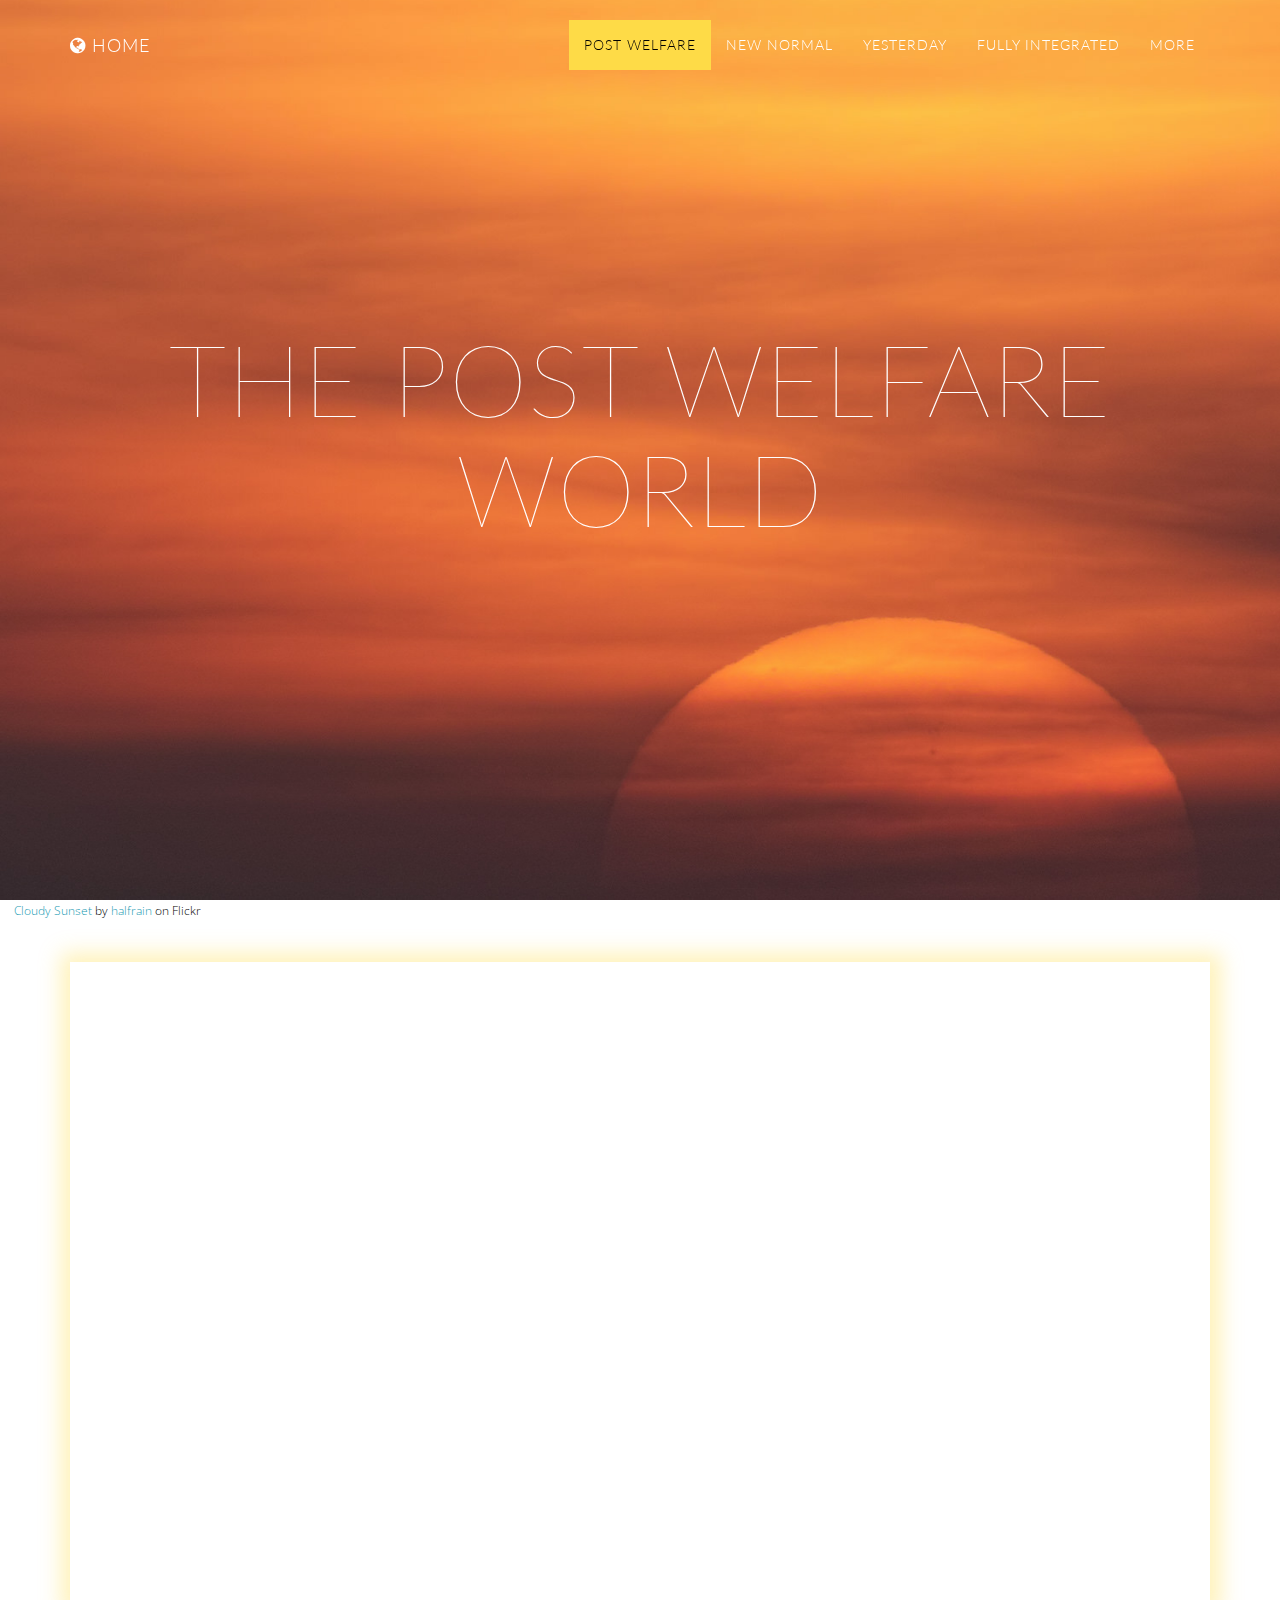
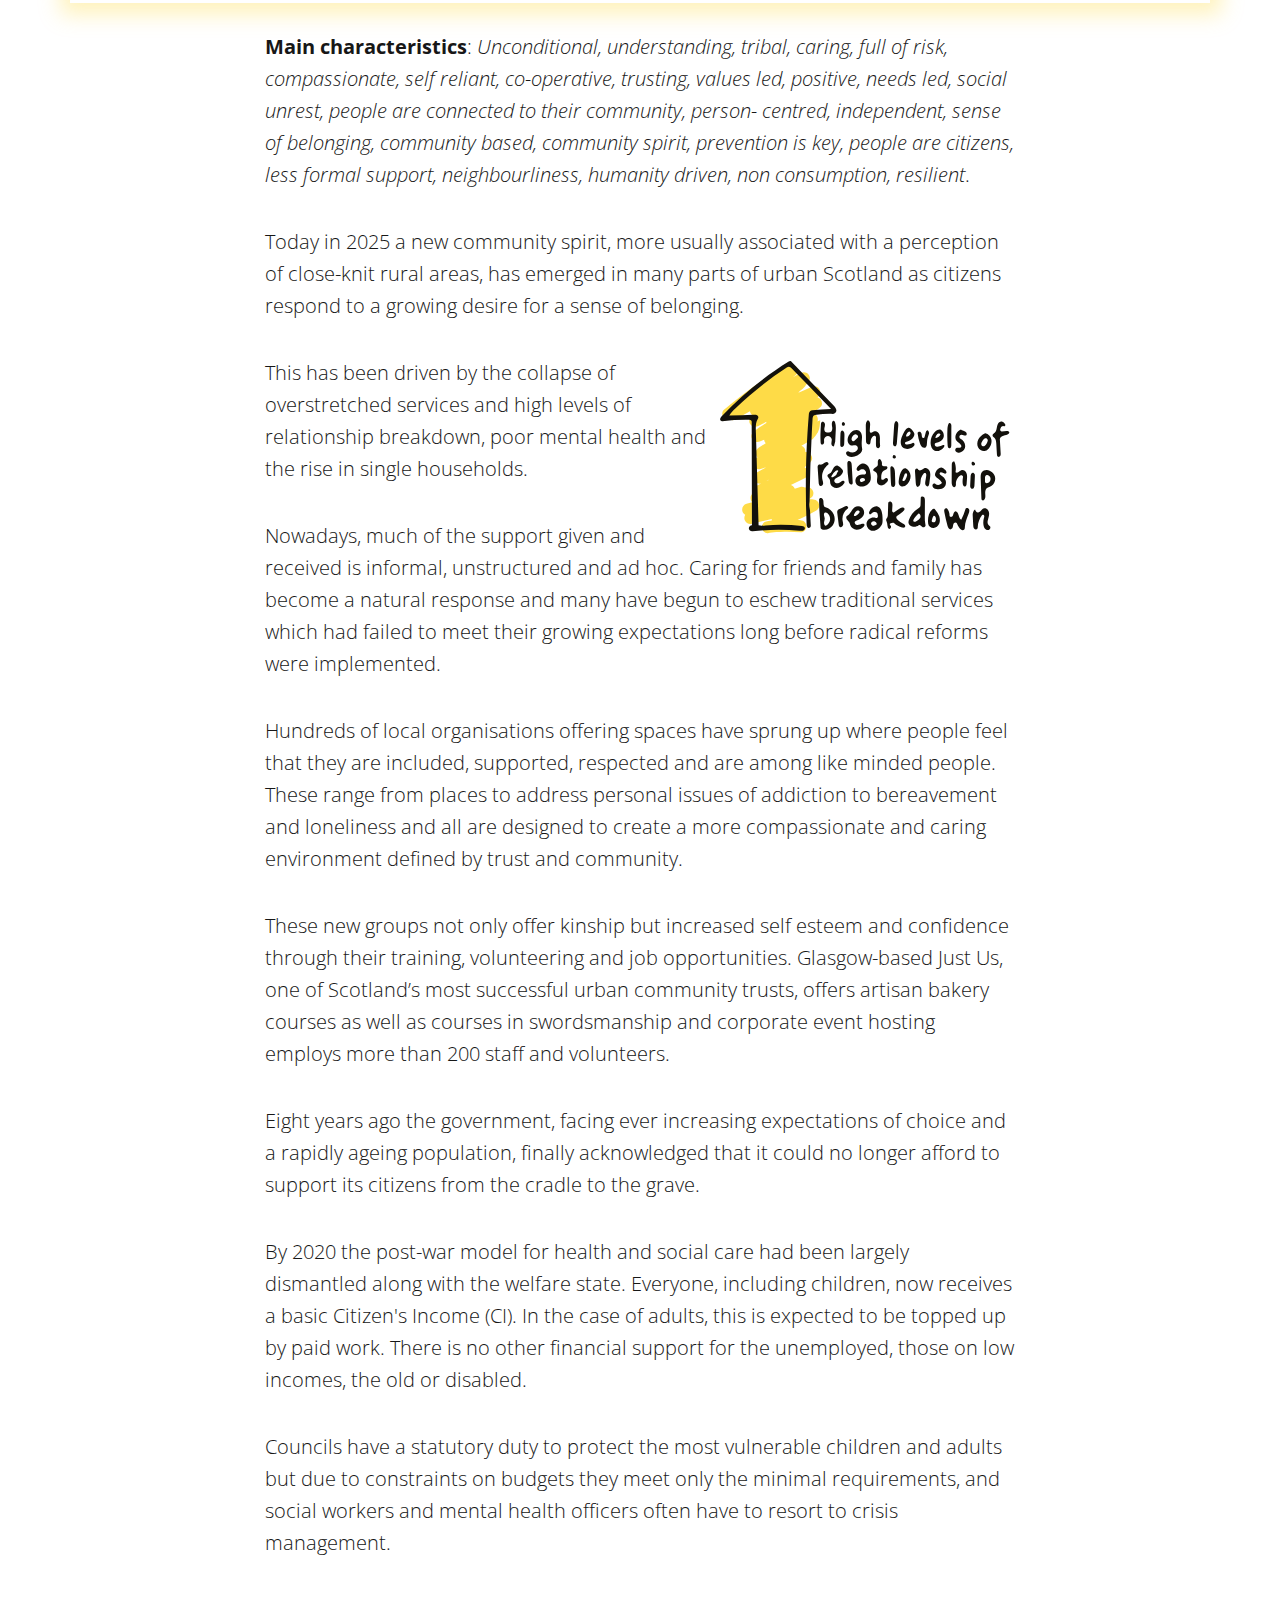
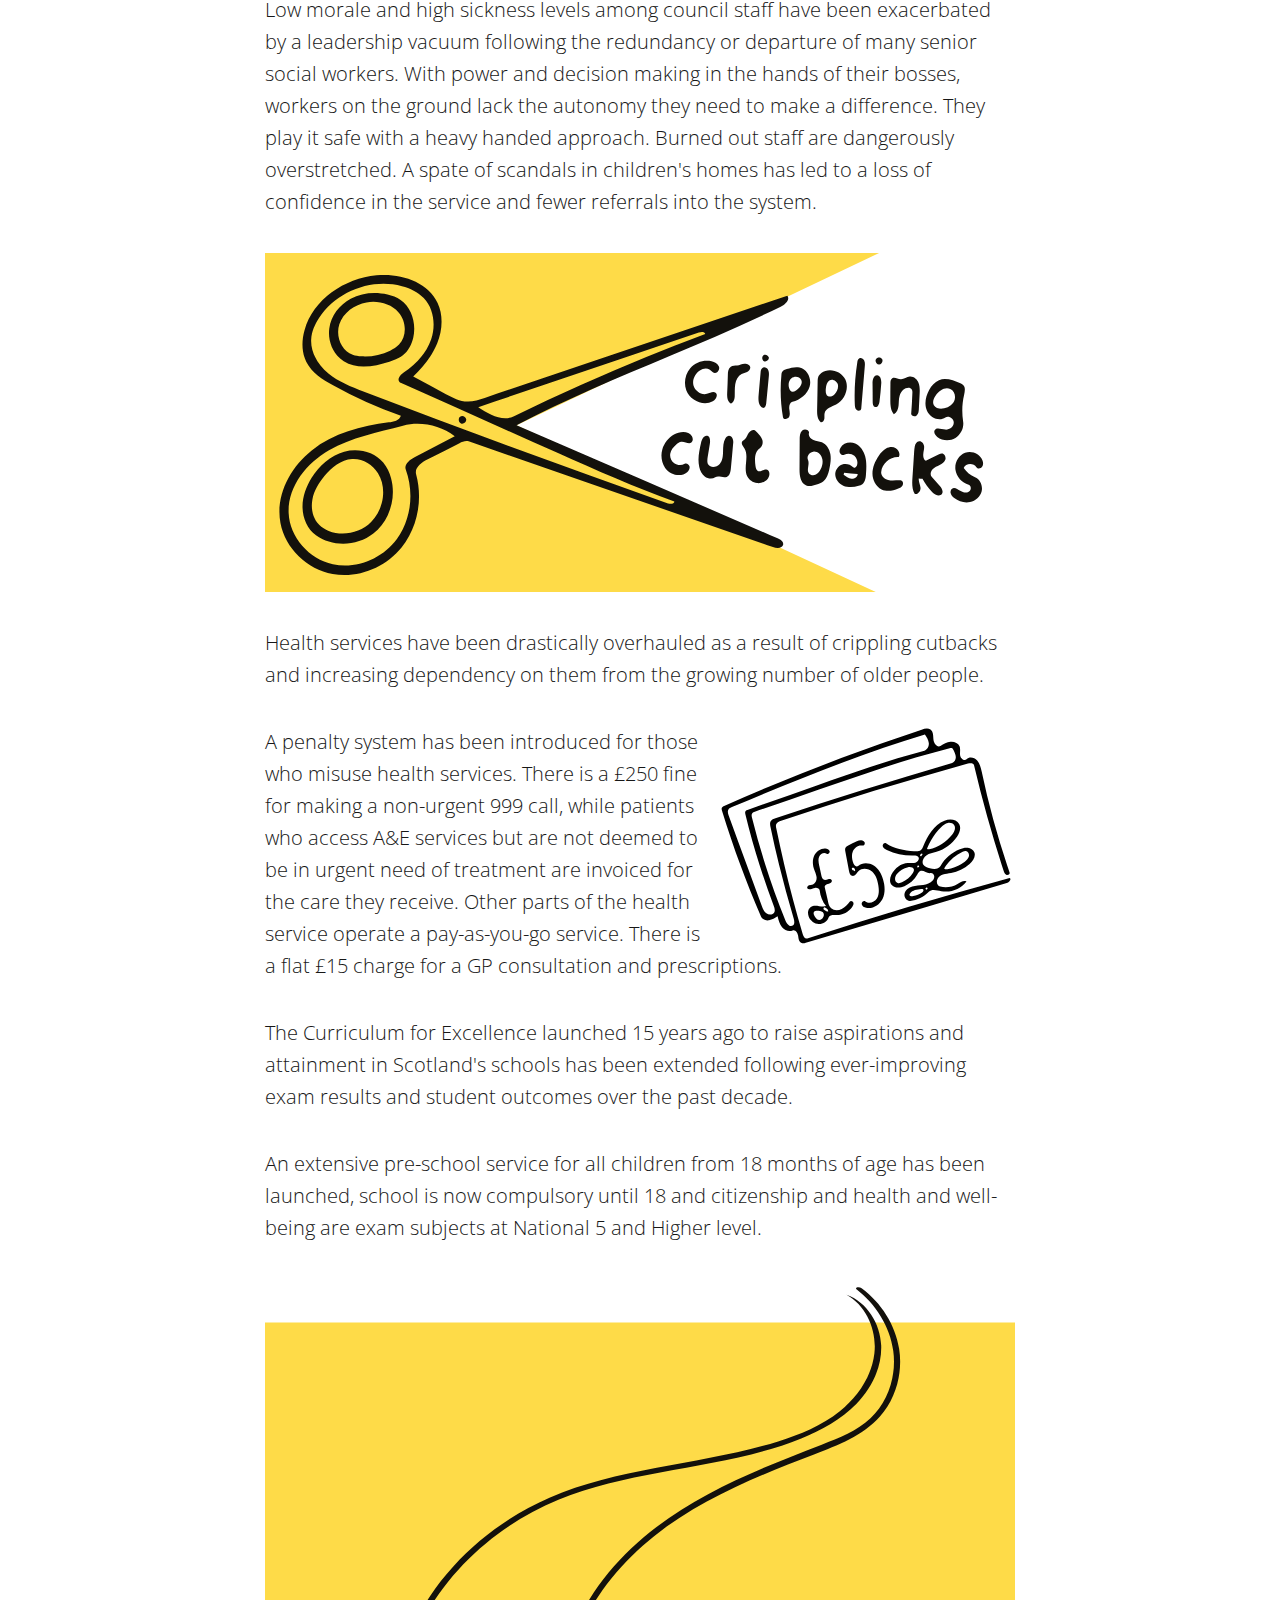
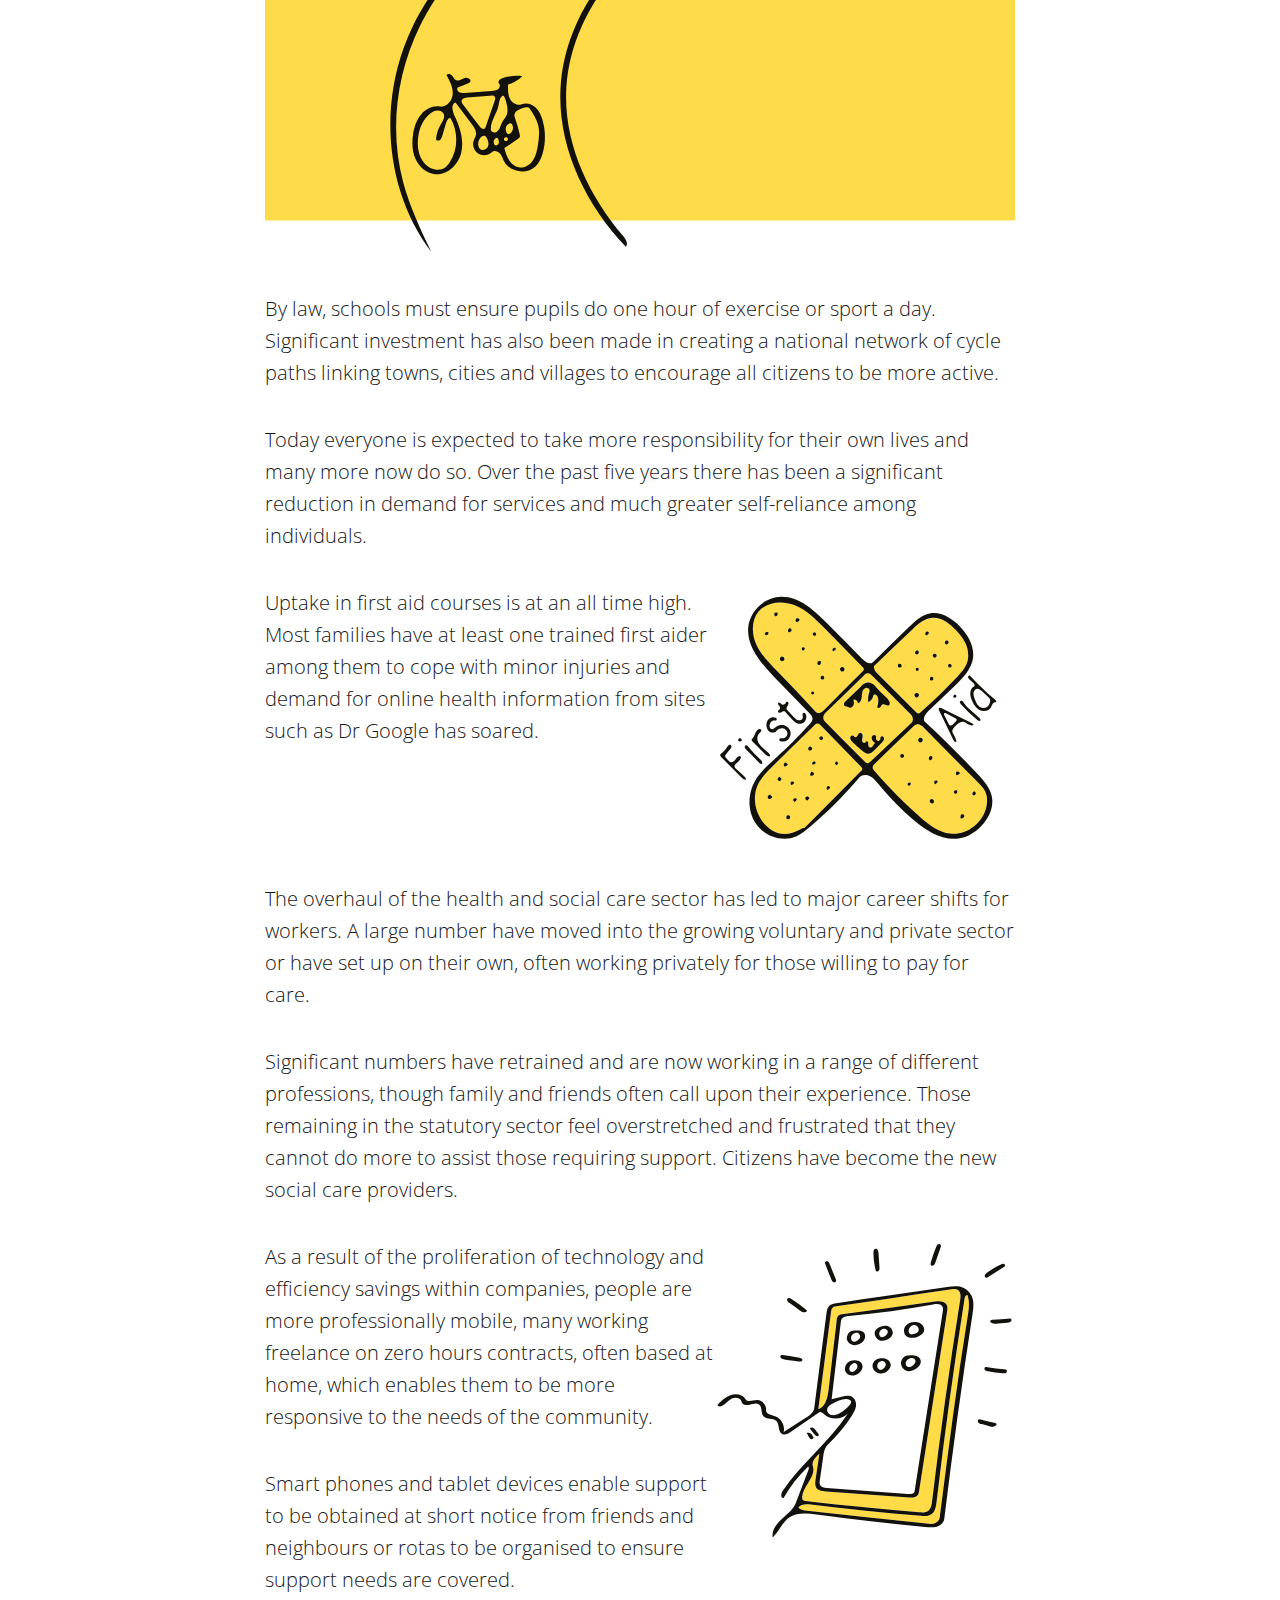
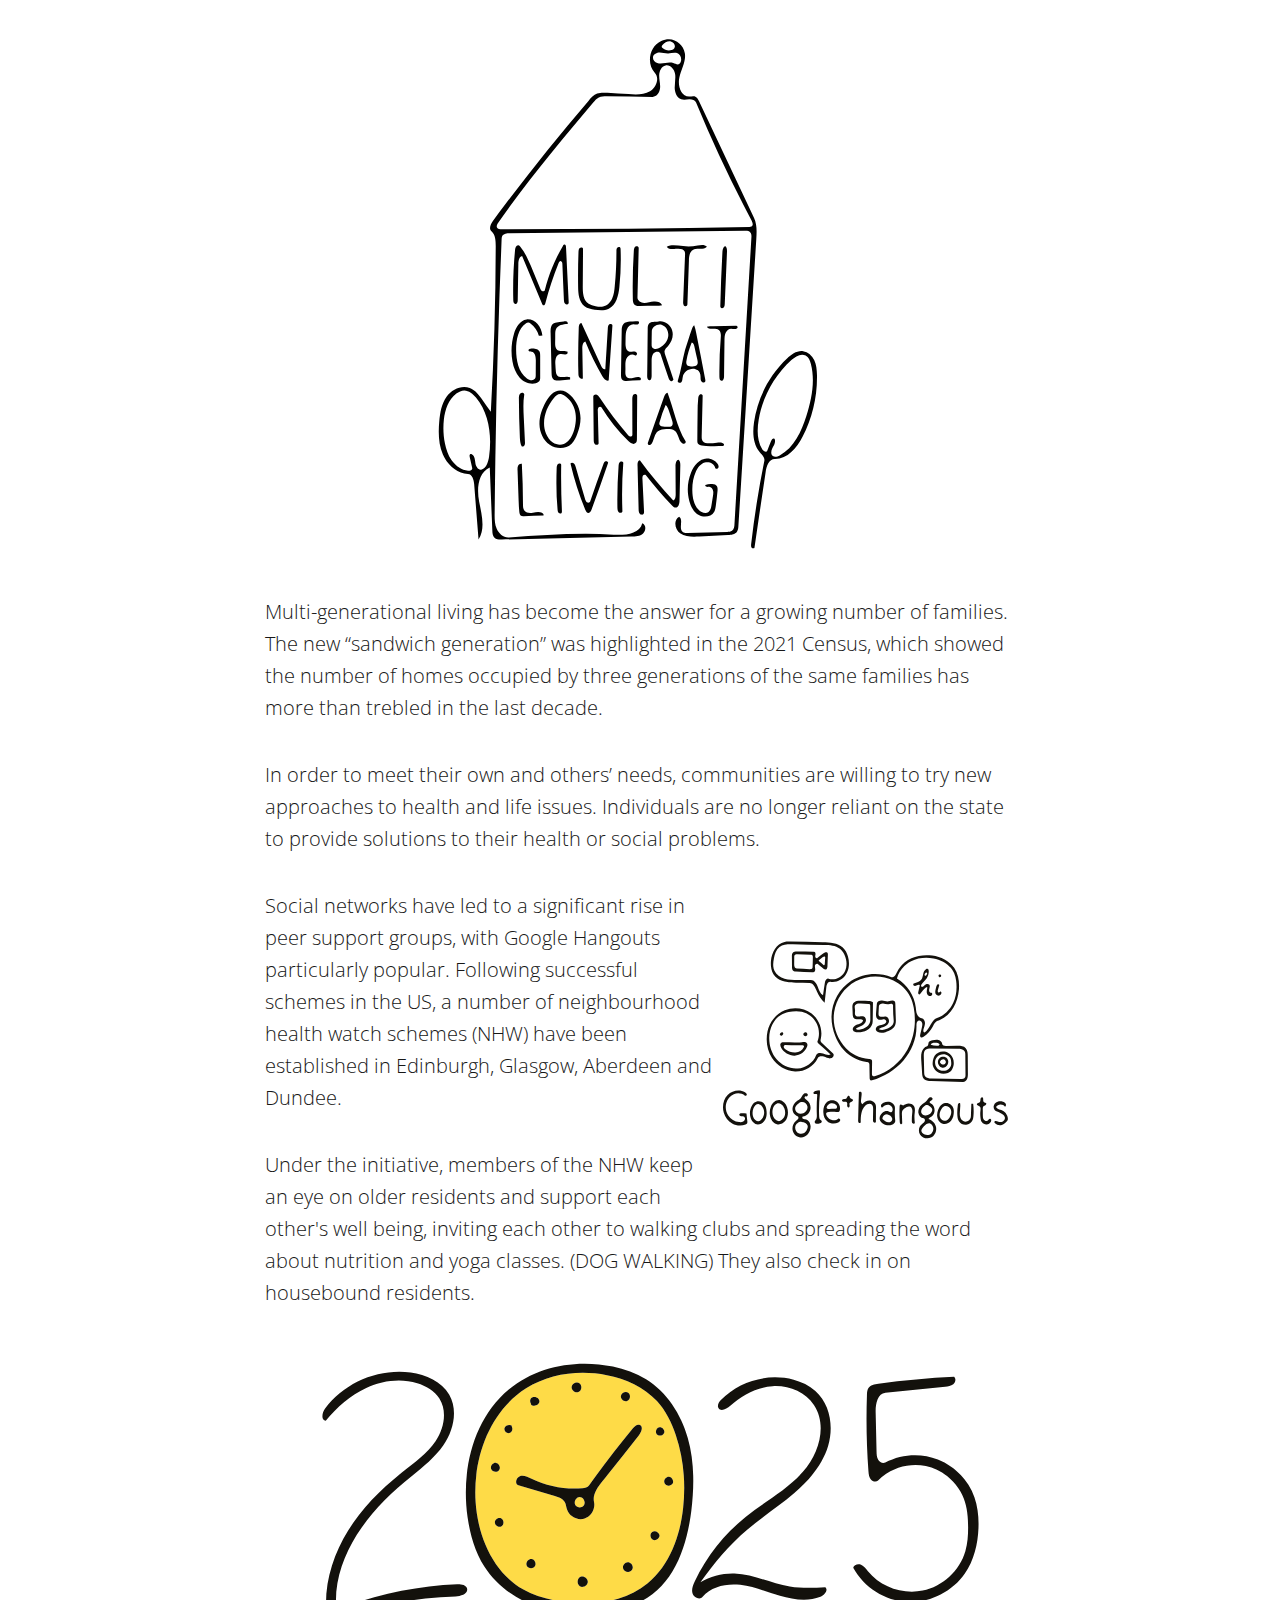
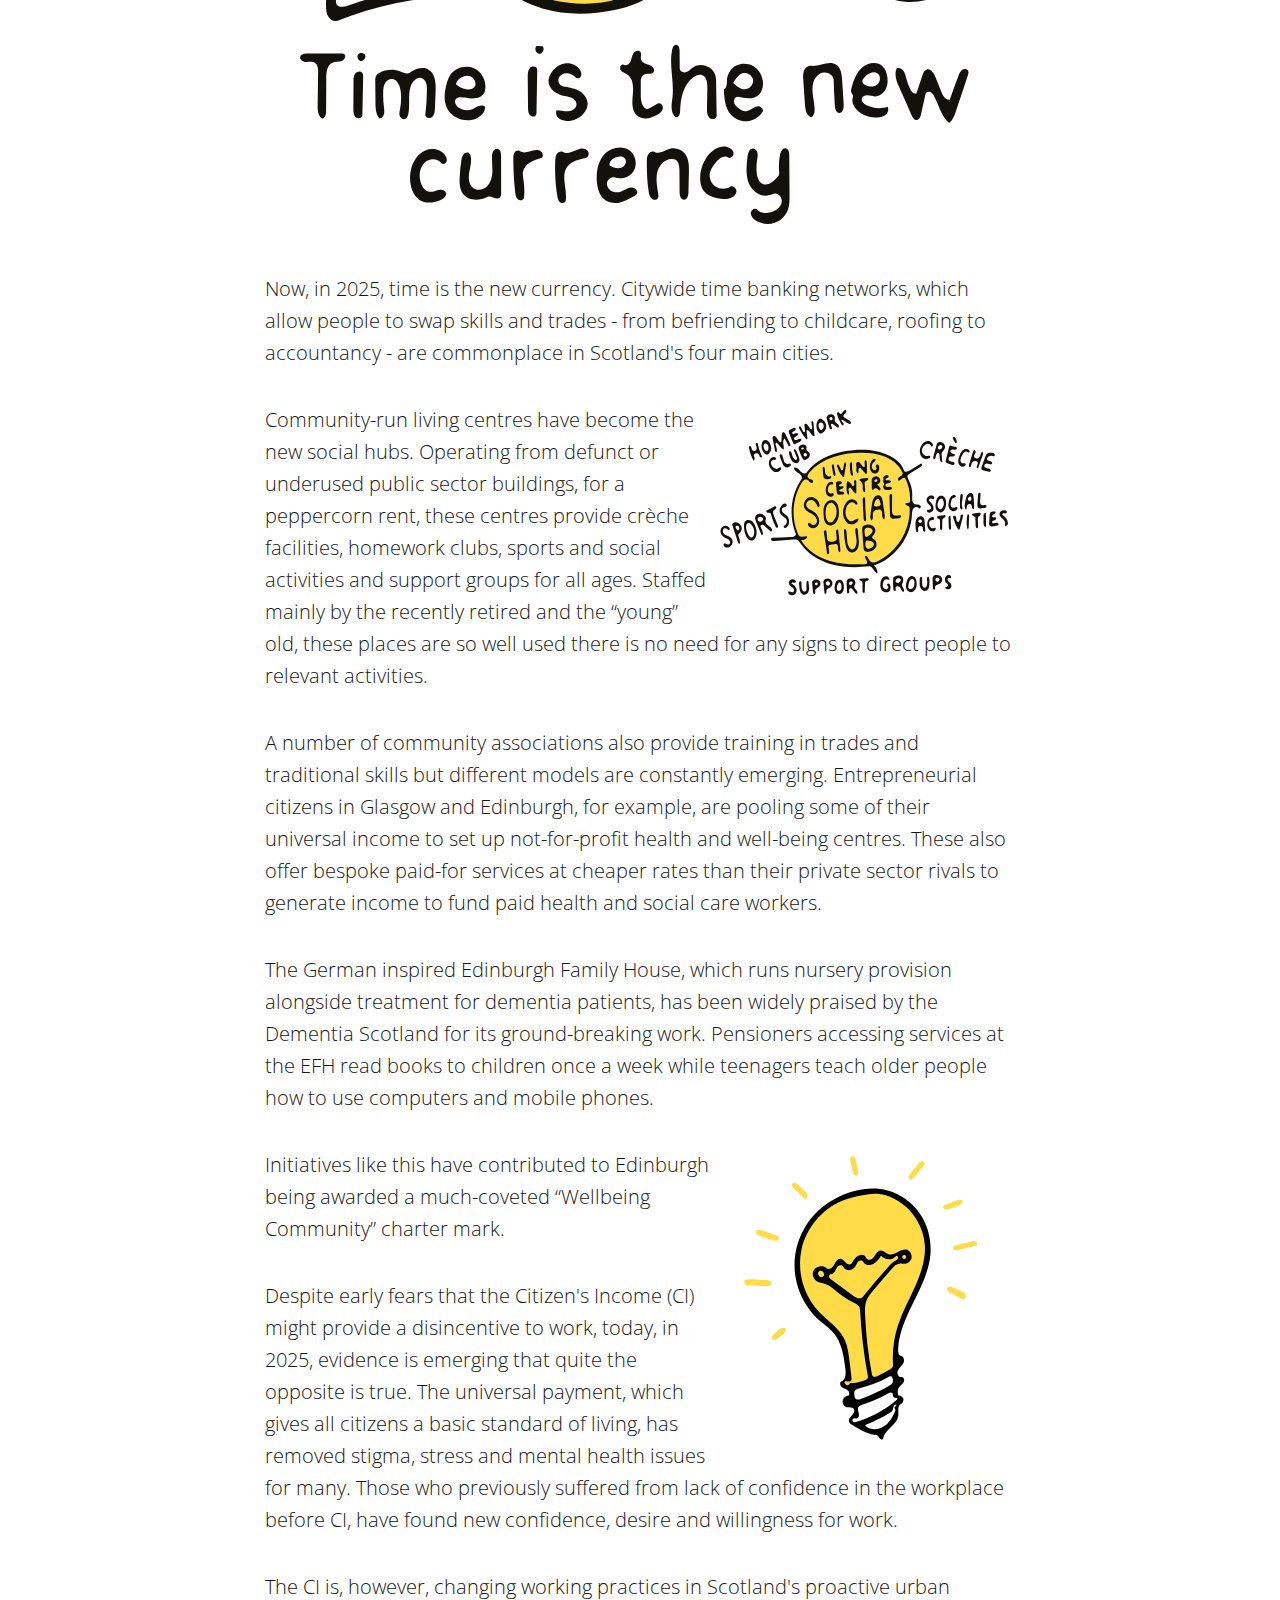
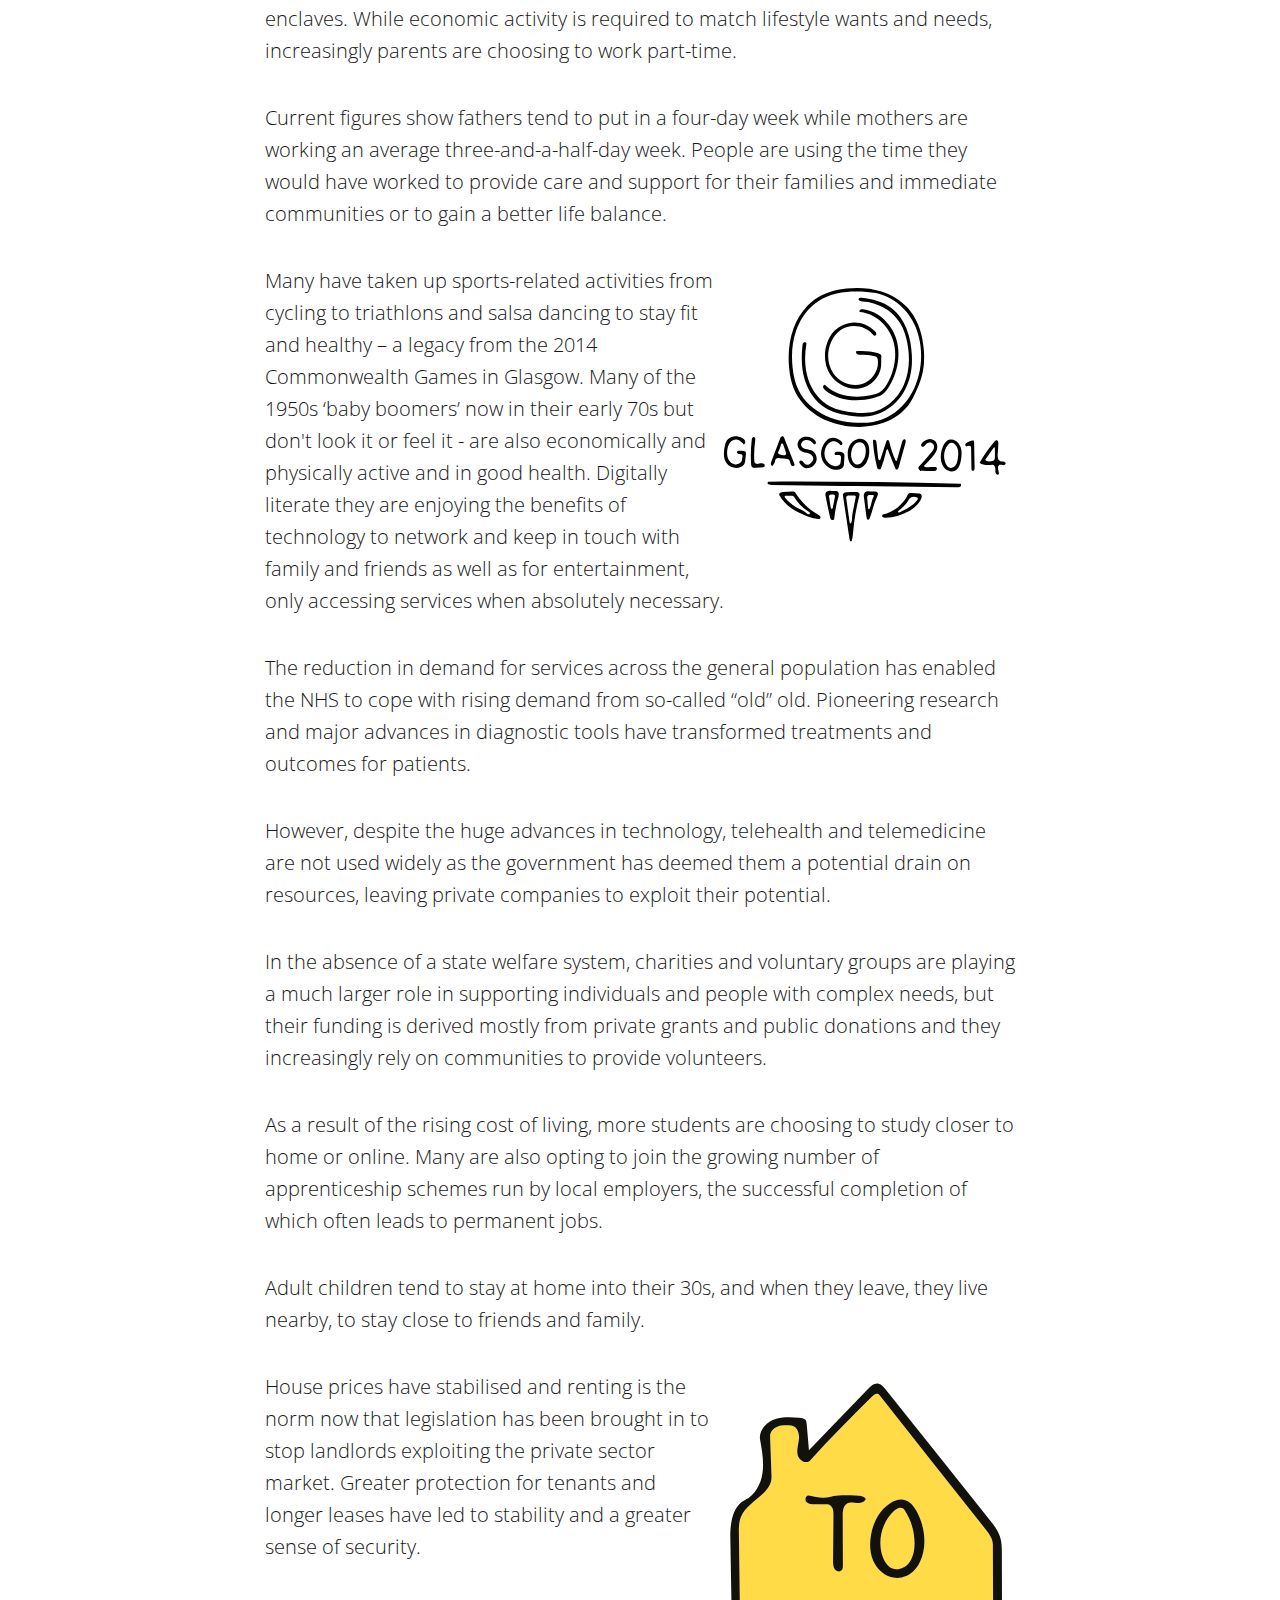
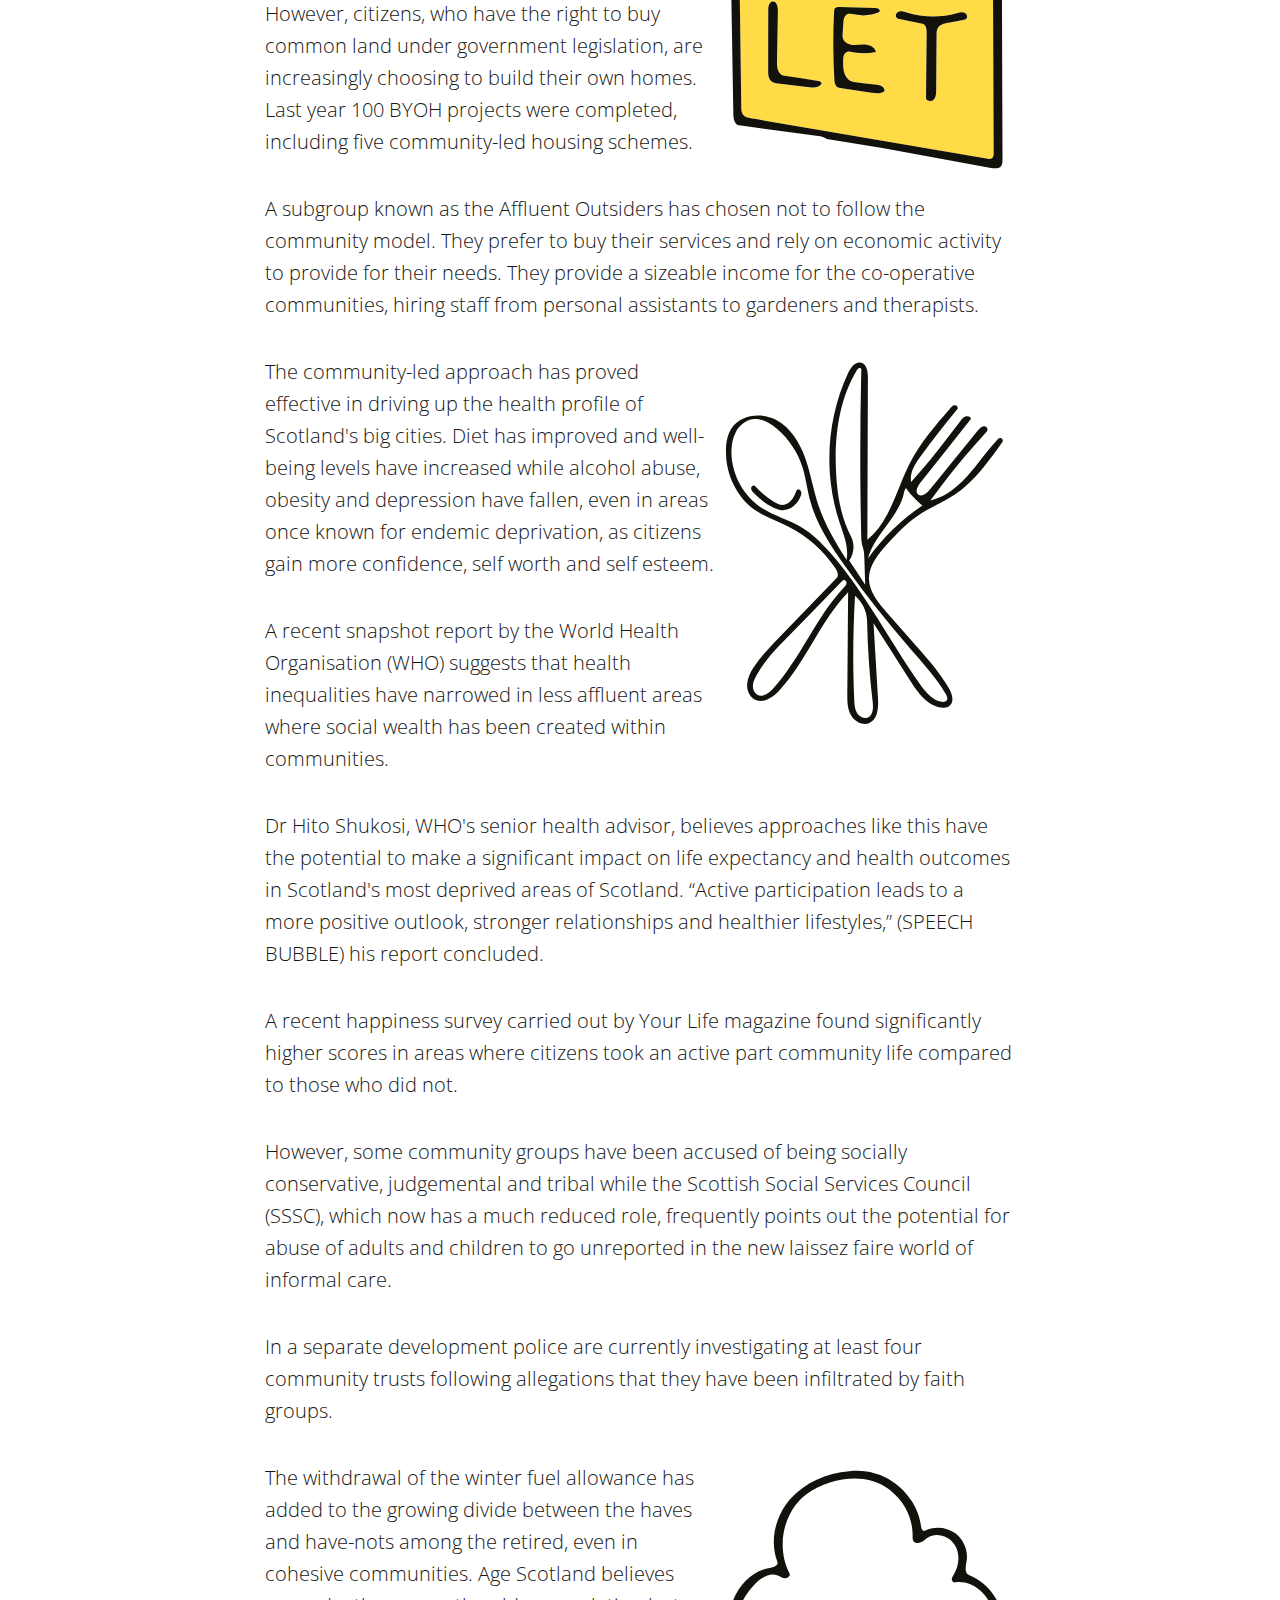
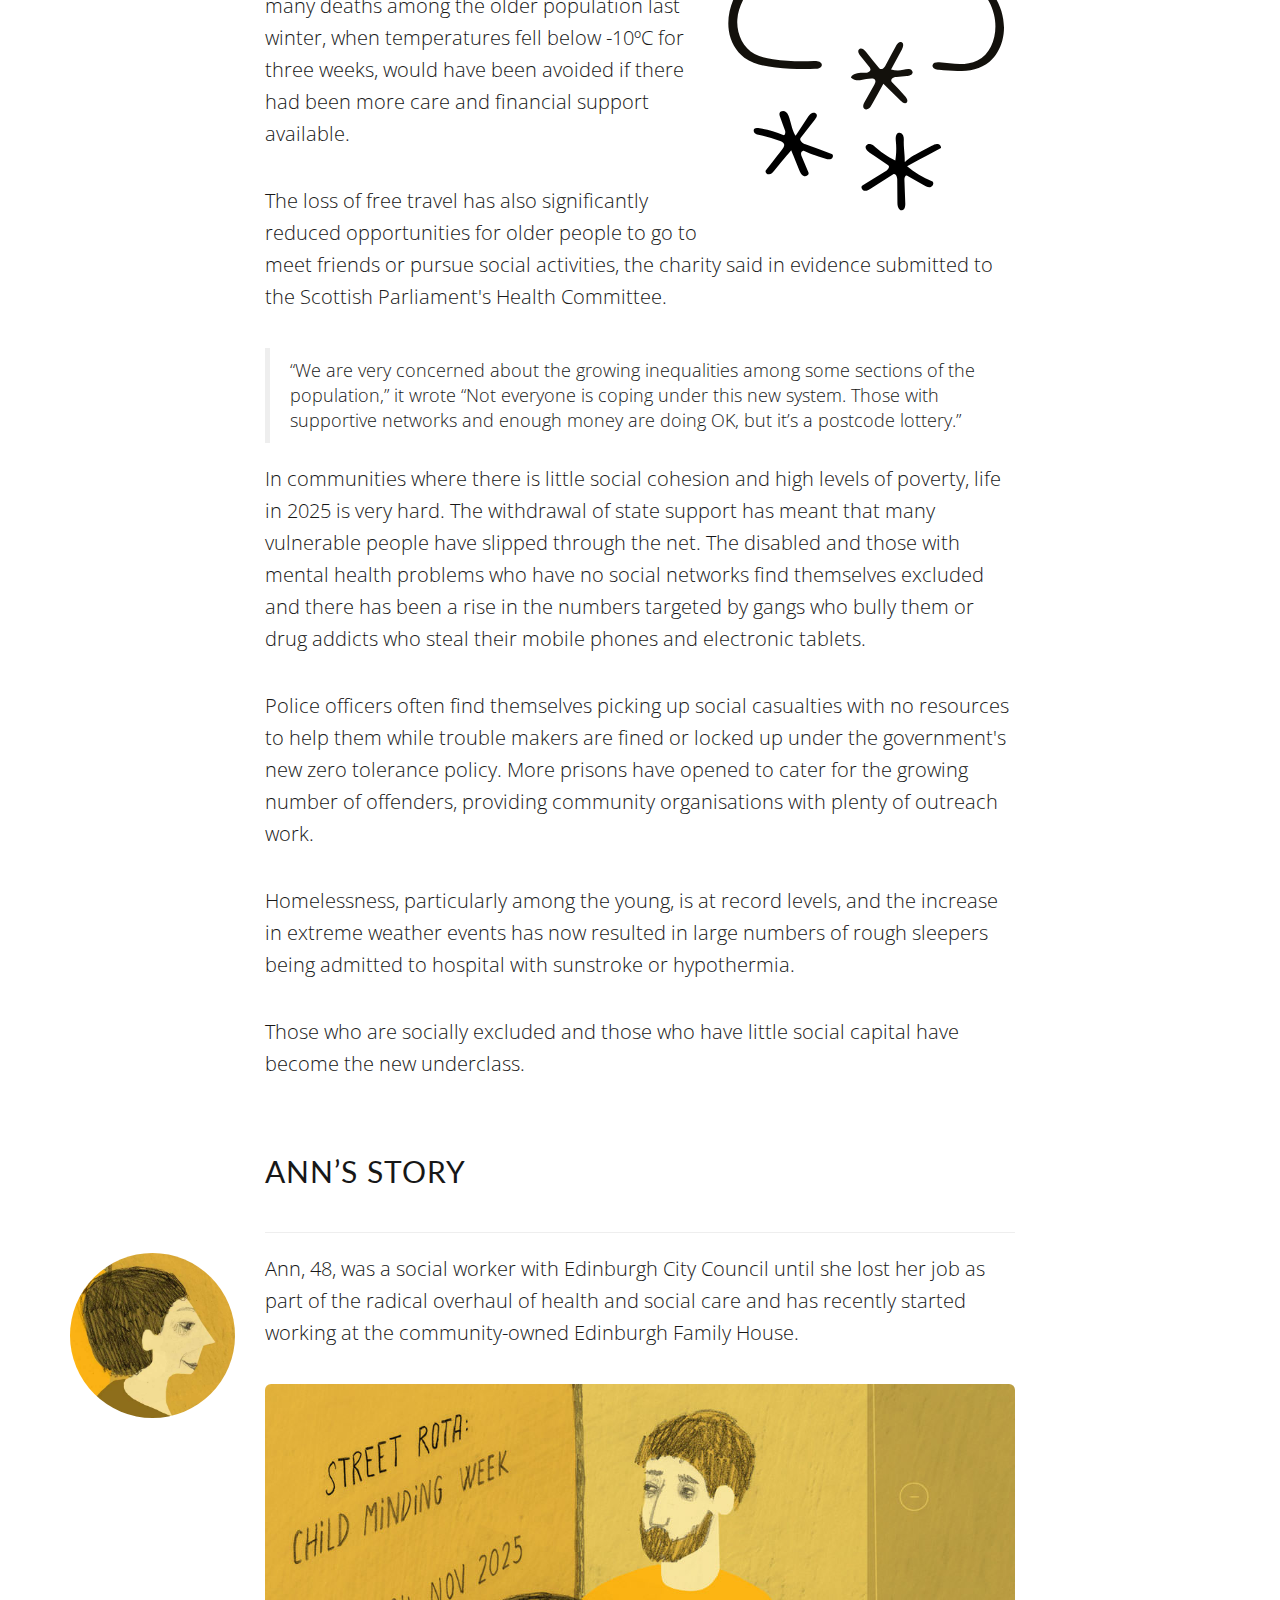
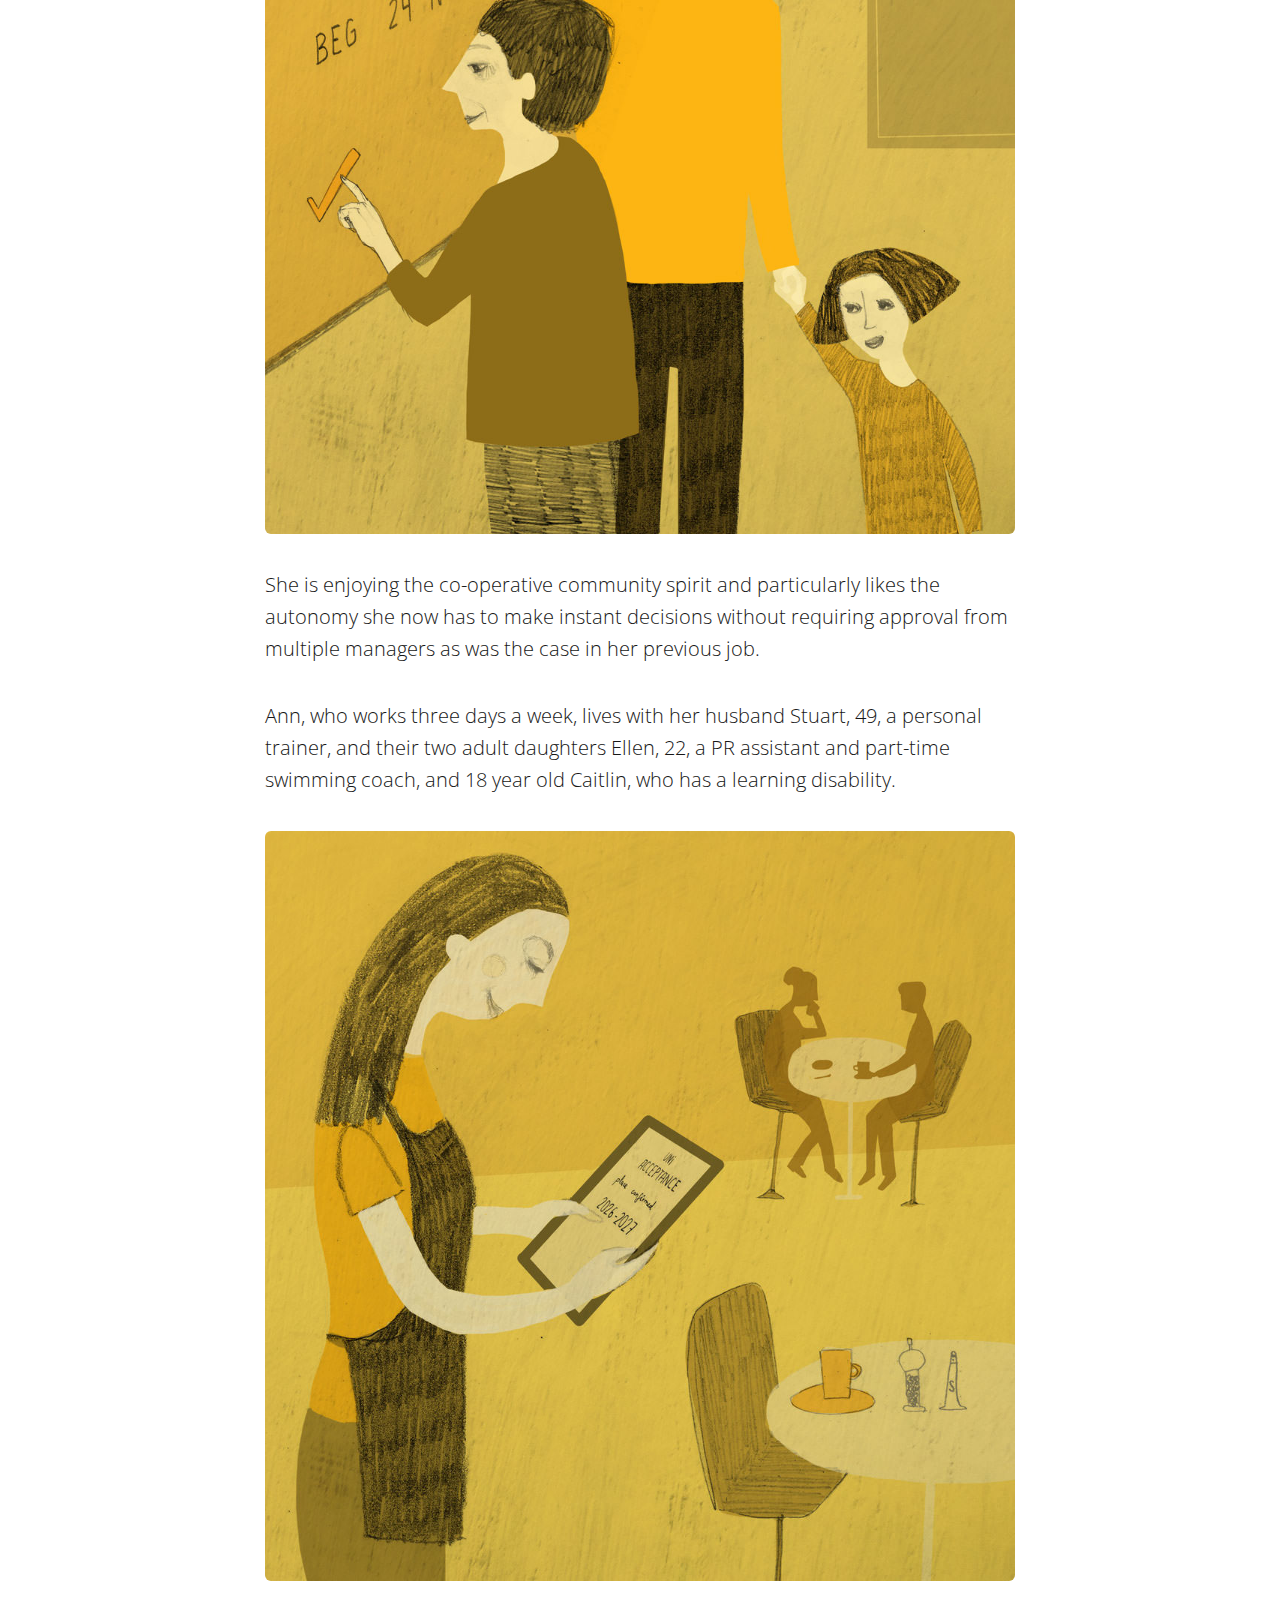
<file: post.html>
<!DOCTYPE html>
<html lang="en">
	<head>
		<meta charset="utf-8">
		<meta http-equiv="X-UA-Compatible" content="IE=edge">
		<meta name="viewport" content="width=device-width, initial-scale=1">
		<meta name="description" content="A communitarian society. Overstretched services collapse, dismantling the welfare state. Welfare replaced by universal citizen’s income: care is the responsibility of family and community.">
		<meta name="author" content="The Institute for Research and Innovation in Social Services (IRISS)">
		<!--	TWITTER CARD	-->
		<meta name="twitter:card" content="summary_large_image">
		<meta name="twitter:site" content="@irissorg">
		<meta name="twitter:creator" content="@irissorg">
		<meta name="twitter:title" content="Imagining the Future - The Post Welfare World">
		<meta name="twitter:description" content="A communitarian society. Overstretched services collapse, dismantling the welfare state. Welfare replaced by universal citizen’s income: care is the responsibility of family and community.">
		<meta name="twitter:image:src" content="http://content.iriss.org.uk/2025/img/bg-post.jpg">
		<!--	FACEBOOK OPENGRAPH		-->
		<meta property="og:site_name" content="Imagining the Future of support and social services in 2025" />
		<meta property="og:title" content="Imagining the Future - The Post Welfare World" />
		<meta property="og:type" content="article" />
		<meta property="og:url" content="http://content.iriss.org.uk/2025/post.html" />
		<meta property="og:image" content="http://content.iriss.org.uk/2025/img/bg-post.jpg" />
		<!--	GOOGLE		-->
		<script type="application/ld+json"> { "@context" : "http://schema.org", "@type" : "Article", "name" : "Imagining the Future - The Post Welfare World", "author" : { "@type" : "Person", "name" : "Robert Rae" }, "datePublished" : "2014-11-13", "image" : "http://content.iriss.org.uk/2025/img/bg-post.jpg", "url" : "http://content.iriss.org.uk/2025/post.html", "publisher" : { "@type" : "Organization", "name" : "The Institute for Research and Innovation in Social Services (IRISS)" } } </script>
		
		<title>Imagining the Future of support and social services in 2025 | The Post Welfare World</title>
		<link href="css/bootstrap.min.css" rel="stylesheet">
		<link href="css/custom.css" rel="stylesheet">
		<link href="css/font-awesome.min.css" rel="stylesheet" type="text/css">
		<!-- <link href='http://fonts.googleapis.com/css?family=Lato:700,400,300,100' rel='stylesheet' type='text/css'>
		<link href='http://fonts.googleapis.com/css?family=Open+Sans' rel='stylesheet' type='text/css'> -->
		<link href='http://fonts.googleapis.com/css?family=Open+Sans%7CLato:400,100,300,700' rel='stylesheet' type='text/css'>
		<link rel="stylesheet" href="css/print.css" type="text/css" media="print">
				<!--[if lt IE 9]>
				<style>
					.content-section {padding-top: 1em;}
					.img-reponsive{width:100%;}
				</style>
				<script async src="https://oss.maxcdn.com/libs/html5shiv/3.7.0/html5shiv.js"></script>
				<script async src="https://oss.maxcdn.com/libs/respond.js/1.4.2/respond.min.js"></script>
				<![endif]-->
			</head>
			<body id="page-top" data-spy="scroll" data-target=".navbar-fixed-top" class="landed postwelfare world">
				<!-- Navigation -->
				<nav class="navbar navbar-custom navbar-fixed-top" role="navigation">
					<div class="container">
						<div class="navbar-header">
							<button type="button" class="navbar-toggle" data-toggle="collapse" data-target=".navbar-main-collapse">
							<i class="fa fa-bars"></i>
							</button>
							<a class="navbar-brand page-scroll" href="index.html">
								<i class="fa fa-globe"></i> Home
							</a>
						</div>
						<!-- Collect the nav links, forms, and other content for toggling -->
						<div class="collapse navbar-collapse navbar-right navbar-main-collapse">
							<ul class="nav navbar-nav">
								<!-- Hidden li included to remove active class from about link when scrolled up past about section -->
								<li class="hidden">
									<a href="index.html#page-top"></a>
								</li>
								<li class="postwelfare active"><a href="post.html">Post Welfare</a>
							</li>
							<li class="newnormal"><a href="newnormal.html">New Normal</a>
						</li>
						<li class="yesterday"><a href="yesterday.html">Yesterday</a>
					</li>
					<li class="fullyintegrated"><a href="fullyintegrated.html">Fully Integrated</a>
				</li>
				<li class="supportingmaterial"><a href="supportingmaterial.html">More</a>
			</li>
		</ul>
	</div>
	<!-- /.navbar-collapse -->
</div>
<!-- /.container -->
</nav>
<!-- Intro Header -->
<header class="intro postwelfare-intro">
<div class="intro-body">
	<div class="container">
		<div class="row">
			<div class="col-md-12">
				<h1 class="brand-heading">The Post Welfare World</h1>
			</div>
		</div>
	</div>
</div>
</header>
<div class="headercredit"><small><a href="https://www.flickr.com/photos/halfrain/9222332810">Cloudy Sunset</a> by <a href="https://www.flickr.com/photos/halfrain/"> halfrain</a> on Flickr</small>
</div>
<section id="post" class="container content-section">
<div class="row">
<div class="col-lg-12">
	<div class="embed-responsive embed-responsive-16by9 videoplayer">
		<iframe class="embed-responsive-item" src="//player.vimeo.com/video/111622962?title=1&amp;byline=0&amp;portrait=0"></iframe>
	</div>
</div></div>
<!--
		<div class="row">
					<div class="col-lg-8 col-lg-offset-2 well">
								<p><strong>The Post Welfare World</strong> is shaped by three drivers</p>
								<ul>
											<li>people increasingly search for a sense of belonging within family and communities</li>
											<li>this will change how we accept and give care</li>
											<li>community-led, trusted spaces where time and tools are provided to meet care and support needs</li>
								</ul>
								<p>In this communitarian society, ever-growing need and expectations result in the collapse of overstretched services, dismantling the post-war model of the welfare state.</p>
								<p>The emergence of this world is accompanied by an increase in relationship breakdowns, mental ill-health and social isolation. Welfare is replaced by a universal citizen’s income. Care is unstructured and informal and the responsibility of family and community.</p>
					</div>
		</div>
-->
<!--NEW FROM HERE -->
<div class="row">
	<div class="col-lg-8 col-lg-offset-2">
		<p><strong>Main characteristics</strong>: <em>Unconditional, understanding, tribal, caring, full of risk, compassionate, self reliant, co-operative, trusting, values led, positive, needs led, social unrest, people are connected to their community, person- centred, independent, sense of belonging, community based, community spirit, prevention is key, people are citizens, less formal support, neighbourliness, humanity driven, non consumption, resilient</em>.</p>
		<p>Today in 2025 a new community spirit, more usually associated with a perception of close-knit rural areas, has emerged in many parts of urban Scotland as citizens respond to a growing desire for a sense of belonging.</p>
		<p>
		<img src="img/relationships.svg" class="img-flow-right" alt="">This has been driven by the collapse of overstretched services and high levels of relationship breakdown, poor mental health and the rise in single households.</p>
		<p>Nowadays, much of the support given and received is informal, unstructured and ad hoc. Caring for friends and family has become a natural response and many have begun to eschew traditional services which had failed to meet their growing expectations long before radical reforms were implemented.</p>
		<p>Hundreds of local organisations offering spaces have sprung up where people feel that they are included, supported, respected and are among like minded people. These range from places to address personal issues of addiction to bereavement and loneliness and all are designed to create a more compassionate and caring environment defined by trust and community.</p>
		<p>These new groups not only offer kinship but increased self esteem and confidence through their training, volunteering and job opportunities. Glasgow-based Just Us, one of Scotland&rsquo;s most successful urban community trusts, offers artisan bakery courses as well as courses in swordsmanship and corporate event hosting employs more than 200 staff and volunteers.</p>
		<p>Eight years ago the government, facing ever increasing expectations of choice and a rapidly ageing population, finally acknowledged that it could no longer afford to support its citizens from the cradle to the grave.</p>
		<p>By 2020 the post-war model for health and social care had been largely dismantled along with the welfare state. Everyone, including children, now receives a basic Citizen's Income (CI). In the case of adults, this is expected to be topped up by paid work. There is no other financial support for the unemployed, those on low incomes, the old or disabled.</p>
		<p>Councils have a statutory duty to protect the most vulnerable children and adults but due to constraints on budgets they meet only the minimal requirements, and social workers and mental health officers often have to resort to crisis management.</p>
		<p>Low morale and high sickness levels among council staff have been exacerbated by a leadership vacuum following the redundancy or departure of many senior social workers. With power and decision making in the hands of their bosses, workers on the ground lack the autonomy they need to make a difference. They play it safe with a heavy handed approach. Burned out staff are dangerously overstretched. A spate of scandals in children's homes has led to a loss of confidence in the service and fewer referrals into the system.</p>
		<p>
		<img src="img/cutbacks-body.svg" class="img-responsive" alt="">
		</p>
		<p>Health services have been drastically overhauled as a result of crippling cutbacks and increasing dependency on them from the growing number of older people.</p>
		<p>
		<img src="img/fifteen.svg" class="img-flow-right" alt="">A penalty system has been introduced for those who misuse health services. There is a £250 fine for making a non-urgent 999 call, while patients who access A&amp;E services but are not deemed to be in urgent need of treatment are invoiced for the care they receive. Other parts of the health service operate a pay-as-you-go service. There is a flat £15 charge for a GP consultation and prescriptions.</p>
		<p>The Curriculum for Excellence launched 15 years ago to raise aspirations and attainment in Scotland's schools has been extended following ever-improving exam results and student outcomes over the past decade.</p>
		<p>An extensive pre-school service for all children from 18 months of age has been launched, school is now compulsory until 18 and citizenship and health and well-being are exam subjects at National 5 and Higher level.</p>
		<p>
		<img src="img/cyclepath.svg" class="img-responsive" alt="">
		</p>
		<p>By law, schools must ensure pupils do one hour of exercise or sport a day. Significant investment has also been made in creating a national network of cycle paths linking towns, cities and villages to encourage all citizens to be more active.</p>
		<p>Today everyone is expected to take more responsibility for their own lives and many more now do so. Over the past five years there has been a significant reduction in demand for services and much greater self-reliance among individuals.</p>
		<p class="clearfix">
		<img src="img/firstaid-alt.svg" class="img-flow-right" alt="">Uptake in first aid courses is at an all time high. Most families have at least one trained first aider among them to cope with minor injuries and demand for online health information from sites such as Dr Google has soared.</p>
		<p>The overhaul of the health and social care sector has led to major career shifts for workers. A large number have moved into the growing voluntary and private sector or have set up on their own, often working privately for those willing to pay for care.</p>
		<p>Significant numbers have retrained and are now working in a range of different professions, though family and friends often call upon their experience. Those remaining in the statutory sector feel overstretched and frustrated that they cannot do more to assist those requiring support. Citizens have become the new social care providers.</p>
		<p>
		<img src="img/tablet.svg" class="img-flow-right" alt="">As a result of the proliferation of technology and efficiency savings within companies, people are more professionally mobile, many working freelance on zero hours contracts, often based at home, which enables them to be more responsive to the needs of the community.</p>
		<p>Smart phones and tablet devices enable support to be obtained at short notice from friends and neighbours or rotas to be organised to ensure support needs are covered.</p>
		<p>
		<img src="img/multigen.svg" class="img-responsive" alt="">
		</p>
		<p>Multi-generational living has become the answer for a growing number of families. The new &ldquo;sandwich generation&rdquo; was highlighted in the 2021 Census, which showed the number of homes occupied by three generations of the same families has more than trebled in the last decade.</p>
		<p>In order to meet their own and others&rsquo; needs, communities are willing to try new approaches to health and life issues. Individuals are no longer reliant on the state to provide solutions to their health or social problems.</p>
		<p>
		<img src="img/hangouts.svg" class="img-flow-right" alt="">Social networks have led to a significant rise in peer support groups, with Google Hangouts particularly popular. Following successful schemes in the US, a number of neighbourhood health watch schemes (NHW) have been established in Edinburgh, Glasgow, Aberdeen and Dundee.</p>
		<p>Under the initiative, members of the NHW keep an eye on older residents and support each other's well being, inviting each other to walking clubs and spreading the word about nutrition and yoga classes. (DOG WALKING) They also check in on housebound residents.</p>
		<p>
		<img src="img/time.svg" class="img-responsive" alt="">
		</p>
		<p>Now, in 2025, time is the new currency. Citywide time banking networks, which allow people to swap skills and trades - from befriending to childcare, roofing to accountancy - are commonplace in Scotland's four main cities.</p>
		<p>
		<img src="img/socialhub.svg" class="img-flow-right" alt="">Community-run living centres have become the new social hubs. Operating from defunct or underused public sector buildings, for a peppercorn rent, these centres provide crèche facilities, homework clubs, sports and social activities and support groups for all ages. Staffed mainly by the recently retired and the &ldquo;young&rdquo; old, these places are so well used there is no need for any signs to direct people to relevant activities.</p>
		<p>A number of community associations also provide training in trades and traditional skills but different models are constantly emerging. Entrepreneurial citizens in Glasgow and Edinburgh, for example, are pooling some of their universal income to set up not-for-profit health and well-being centres. These also offer bespoke paid-for services at cheaper rates than their private sector rivals to generate income to fund paid health and social care workers.</p>
		<p>The German inspired Edinburgh Family House, which runs nursery provision alongside treatment for dementia patients, has been widely praised by the Dementia Scotland for its ground-breaking work. Pensioners accessing services at the EFH read books to children once a week while teenagers teach older people how to use computers and mobile phones.</p>
		<p>
		<img src="img/bulb.svg" class="img-flow-right bulb" alt="">Initiatives like this have contributed to Edinburgh being awarded a much-coveted &ldquo;Wellbeing Community&rdquo; charter mark.</p>
		<p>Despite early fears that the Citizen's Income (CI) might provide a disincentive to work, today, in 2025, evidence is emerging that quite the opposite is true. The universal payment, which gives all citizens a basic standard of living, has removed stigma, stress and mental health issues for many. Those who previously suffered from lack of confidence in the workplace before CI, have found new confidence, desire and willingness for work.</p>
		<p>The CI is, however, changing working practices in Scotland's proactive urban enclaves. While economic activity is required to match lifestyle wants and needs, increasingly parents are choosing to work part-time.</p>
		<p>Current figures show fathers tend to put in a four-day week while mothers are working an average three-and-a-half-day week. People are using the time they would have worked to provide care and support for their families and immediate communities or to gain a better life balance.</p>
		<p>
		<img src="img/cwglogo.svg" class="img-flow-right" alt="">Many have taken up sports-related activities from cycling to triathlons and salsa dancing to stay fit and healthy – a legacy from the 2014 Commonwealth Games in Glasgow. Many of the 1950s &lsquo;baby boomers&rsquo; now in their early 70s but don't look it or feel it - are also economically and physically active and in good health. Digitally literate they are enjoying the benefits of technology to network and keep in touch with family and friends as well as for entertainment, only accessing services when absolutely necessary.</p>
		<p>The reduction in demand for services across the general population has enabled the NHS to cope with rising demand from so-called &ldquo;old&rdquo; old. Pioneering research and major advances in diagnostic tools have transformed treatments and outcomes for patients.</p>
		<p>However, despite the huge advances in technology, telehealth and telemedicine are not used widely as the government has deemed them a potential drain on resources, leaving private companies to exploit their potential.</p>
		<p>In the absence of a state welfare system, charities and voluntary groups are playing a much larger role in supporting individuals and people with complex needs, but their funding is derived mostly from private grants and public donations and they increasingly rely on communities to provide volunteers.</p>
		<p>As a result of the rising cost of living, more students are choosing to study closer to home or online. Many are also opting to join the growing number of apprenticeship schemes run by local employers, the successful completion of which often leads to permanent jobs.</p>
		<p>Adult children tend to stay at home into their 30s, and when they leave, they live nearby, to stay close to friends and family.</p>
		<p>
		<img src="img/tolet.svg" class="img-flow-right" alt="">House prices have stabilised and renting is the norm now that legislation has been brought in to stop landlords exploiting the private sector market. Greater protection for tenants and longer leases have led to stability and a greater sense of security.</p>
		<p>However, citizens, who have the right to buy common land under government legislation, are increasingly choosing to build their own homes. Last year 100 BYOH projects were completed, including five community-led housing schemes.</p>
		<p>A subgroup known as the Affluent Outsiders has chosen not to follow the community model. They prefer to buy their services and rely on economic activity to provide for their needs. They provide a sizeable income for the co-operative communities, hiring staff from personal assistants to gardeners and therapists.</p>
		<p>
		<img src="img/cutlery.svg" class="img-flow-right" alt="">The community-led approach has proved effective in driving up the health profile of Scotland's big cities. Diet has improved and well-being levels have increased while alcohol abuse, obesity and depression have fallen, even in areas once known for endemic deprivation, as citizens gain more confidence, self worth and self esteem.</p>
		<p>A recent snapshot report by the World Health Organisation (WHO) suggests that health inequalities have narrowed in less affluent areas where social wealth has been created within communities.</p>
		<p>Dr Hito Shukosi, WHO's senior health advisor, believes approaches like this have the potential to make a significant impact on life expectancy and health outcomes in Scotland's most deprived areas of Scotland. &ldquo;Active participation leads to a more positive outlook, stronger relationships and healthier lifestyles,&rdquo; (SPEECH BUBBLE) his report concluded.</p>
		<p>A recent happiness survey carried out by Your Life magazine found significantly higher scores in areas where citizens took an active part community life compared to those who did not.</p>
		<p>However, some community groups have been accused of being socially conservative, judgemental and tribal while the Scottish Social Services Council (SSSC), which now has a much reduced role, frequently points out the potential for abuse of adults and children to go unreported in the new laissez faire world of informal care.</p>
		<p>In a separate development police are currently investigating at least four community trusts following allegations that they have been infiltrated by faith groups.</p>
		<p>
		<img src="img/snowclouds.svg" class="img-flow-right" alt="">The withdrawal of the winter fuel allowance has added to the growing divide between the haves and have-nots among the retired, even in cohesive communities. Age Scotland believes many deaths among the older population last winter, when temperatures fell below -10ºC for three weeks, would have been avoided if there had been more care and financial support available.</p>
		<p>The loss of free travel has also significantly reduced opportunities for older people to go to meet friends or pursue social activities, the charity said in evidence submitted to the Scottish Parliament's Health Committee.</p>
	<blockquote>&ldquo;We are very concerned about the growing inequalities among some sections of the population,&rdquo; it wrote &ldquo;Not everyone is coping under this new system. Those with supportive networks and enough money are doing OK, but it&rsquo;s a postcode lottery.&rdquo;</blockquote>
	<p>In communities where there is little social cohesion and high levels of poverty, life in 2025 is very hard. The withdrawal of state support has meant that many vulnerable people have slipped through the net. The disabled and those with mental health problems who have no social networks find themselves excluded and there has been a rise in the numbers targeted by gangs who bully them or drug addicts who steal their mobile phones and electronic tablets.</p>
	<p>Police officers often find themselves picking up social casualties with no resources to help them while trouble makers are fined or locked up under the government's new zero tolerance policy. More prisons have opened to cater for the growing number of offenders, providing community organisations with plenty of outreach work.</p>
	<p>Homelessness, particularly among the young, is at record levels, and the increase in extreme weather events has now resulted in large numbers of rough sleepers being admitted to hospital with sunstroke or hypothermia.</p>
	<p>Those who are socially excluded and those who have little social capital have become the new underclass.</p>
</div>
</div>
<div class="row">
<div class="col-lg-8 col-lg-offset-2">
	<div class="page-header">
		<h2>Ann&rsquo;s story</h2>
	</div>
</div>
</div>
<div class="row">
<div class="col-lg-2">
	<img src="img/story/ann.jpg" alt="Ann, 48 ex-social worker" class="visible-lg hidden-print img-responsive img-circle">
</div>
<div class="col-lg-8">
	<p>Ann, 48, was a social worker with Edinburgh City Council until she lost her job as part of the radical overhaul of health and social care and has recently started working at the community-owned Edinburgh Family House.</p>
	<p><img src="img/story/postwelfare1.jpg" alt="Ann at work, community-owned Edinburgh Family House" class="img-responsive img-rounded"></p>
	<p>She is enjoying the co-operative community spirit and particularly likes the autonomy she now has to make instant decisions without requiring approval from multiple managers as was the case in her previous job.</p>
	<p>Ann, who works three days a week, lives with her husband Stuart, 49, a personal trainer, and their two adult daughters Ellen, 22, a PR assistant and part-time swimming coach, and 18 year old Caitlin, who has a learning disability.</p>
	<p><img src="img/story/postwelfare3.jpg" alt="Caitlin in cafe looking at University acceptance message" class="img-responsive img-rounded"></p>
	<p>Caitlin who gets lots of moral and practical support from her family and friends has a Saturday job in a café at the local youth centre. A beneficiary of full educational integration and the enhanced Curriculum for Excellence (CfE), she left school this summer with three Highers and is due to take up an events management degree course at Napier University this autumn.</p>
		<p><img src="img/story/postwelfare2.jpg" alt="Stuart and Caitlin in park excercising together" class="img-responsive img-rounded"></p>
	<p>Stuart&rsquo;s line of work means he has plenty of good advice on healthy living and he is a good role model for his daughters. He runs free Fit for Life sessions for local teenagers at the nearby park or in the church hall – depending on the weather.</p>
	<p>In her spare time Ann organises the stair cleaning and lawn cutting for the tenement building they live in and she is also a fund raiser for the local RNIB. Her mother, who lives with her sister Lindsay on the other side of Edinburgh, is 85 and was diagnosed with non-treatable age-related macular degeneration (AMD) five years ago. She still manages to keep active though, and has a number of hobbies, including gardening.</p>
	<p>Ann and Stuart don't have a lot of savings but are managing to enjoy a good standard of living as well as a good quality of life as a result of the citizen's income. They go out regularly, go abroad once a year and run a car, though both tend to walk when they can to get the exercise. While Caitlin is quite dependent on her family, Stuart and Ian are confident that if anything were to happen to them she would be able to have a successful career and happy family life of her own as a result of the help and support and understanding of her needs by the wider community.</p>
</div>
</div>
</section>
<!-- Feature Section -->
<section id="newspaper" class="container content-section">
<div class="row newspaper">
<div class="col-lg-8 col-lg-offset-2">
	
	<img src="img/normigtonpost.svg" alt="The Normington Evening Post Logo" class="img-responsive">
	<h2 class="small">From the feature pages of The Normington Evening Post</h2>
	<p class="lead">New types of housing schemes are popping up all over Scotland. Few, though, are as innovative as the Spring Gardens community development in Normington, discovers <strong>Amelia McBride</strong>.</p>
	<p>The smell of barbecued food and the sound of music and laughter greet visitors well before they arrive at Spring Gardens, one of the country's most innovative community housing projects.</p>
	<p><strong>It's clear from the very start that this is not your average housing estate.</strong>
	</p>
	<p>Built on part of the former Normington district hospital in five acres of land, Spring Gardens is the culmination of five year's of hard work and collaboration by sixty adults who wanted to create a new and more sustainable way of living based on self-sufficiency and wanting to live next door to people they know and trust.</p>
	<p>The development consists of 35 homes designed and built by their owners plus a number of community facilities converted from old hospital buildings, including a laundry, a common house, offices and workshops and a small cinema.</p>
	<p>The co-housing project was the brain child of IT manager Steve McQuarry, and his wife Jan, a nurse, who were inspired to go for a self build after losing out on a house sale for the fourth time in three years.</p>
	<p>&ldquo;We were fed up getting our hopes dashed and joked that we could have built one by now,&rdquo; says Jan. &ldquo;The idea of creating our own bespoke home really appealed to us so we decided to go for it but we struggled to find the right location until this site came up for sale. It was absolutely perfect. The only problem then was that it was too big for us but then we realised there were probably a lot of other people like us out there wanting the same thing and the plans got bigger and bigger.&rdquo;</p>
	<p>The couple set up a website advertising for neighbours to join the co-housing scheme and after receiving more than 120 applications they negotiated a deal with the NHS to buy the site.</p>
	<p>The scheme members learned their skills on the job while a number took up courses on decorating, plumbing and tiling at Normington College, sharing their skills with each other.</p>
	<p>The building project was led by two members of the group who work in the building trade.</p>
	<p>&ldquo;There were some really challenging moments financially and physically but it was worth it in the end,&rdquo; smiles Steve, mentally totting up the number of small injuries he incurred hammering nails and sawing wood late into the night.</p>
	<p>The energy efficient houses which range in size from two to five bedrooms are surrounded by acres of shared open space including a smallholding, a large vegetable garden, a substantial greenhouse and an impressively kitted out playground and activity area.</p>
	<p>There are no private gardens. While maintaining the privacy of their own homes, the new residents, who have 35 children between them, jointly manage the land and shared facilities. The community ranges in age from six weeks to 75.</p>
	<p>&ldquo;We love our home,&rdquo; says William Green, a local restaurant manager, who owns a three bedroom house in Spring Gardens . &ldquo;It's the house we've always dreamed of having but could never afford.&rdquo;</p>
	<p>Residents share their individual skills which include husbandry, IT, arts &amp; crafts and accountancy with their neighbours.</p>
	<p>While most of the residents go out to work, some mothers with young children provide childcare while others, including retired members, take responsibility for the livestock which include ducks and hens and the development's two beehives.</p>
	<p>Residents have at least two weekly communal meals and often more, depending on their schedules.</p>
	<p>Inside the common house kitchen, artist and mother of two, Shelagh Magee, is buttering rolls while mentally counting paper plates and plastic cups.</p>
	<p>One of her paintings hangs over the fireplace opposite the hand-made refectory table.</p>
	<p>Spring Gardens offers her community spirit, support and a &ldquo;wonderful environment&rdquo; for her sons to grow up in. &ldquo;I am not used to catering for quite so many,&rdquo; the 29-year-old giggles. &ldquo;I'm going to have to get used to doing this a bit faster.&rdquo;</p>
	<p>Magee admits some of her friends think this kind of community living is &ldquo;a bit odd&rdquo;. &ldquo;They don't get it,&rdquo; says Magee who has no doubt that she and her family are going to enjoy a better quality of life in Spring Gardens. &ldquo;It's going to be an adventure living here. I don't think I am going to get lonely. I just hope I don't fall out with the neighbours,&rdquo; she jokes.</p>
	<p>Both the government and the Scottish Housing Association have taken great interest in the Spring Gardens development. &ldquo;Projects like this offer a creative and sustainable solution to the historic shortage of suitable housing,&rdquo; says Homes and Communities minister, Fergus Paterson.</p>
	<p>The SHA is currently considering a number of schemes, including modular housing which has long been popular in Scandinavia for its flexibility and sustainability.</p>
	<p>These fixed-price homes, which come complete with designer kitchens, luxury bathrooms and top of the range furniture can be delivered from the factory floor in just 12 weeks.</p>
	<p>Additional floors up to three storeys high can be added to accommodate changes in need. &ldquo;I think co-housing is the way forward, says SHA chief executive Clyde Driscoll. &ldquo;These are the homes of the future.&rdquo;</p>
	
</div>
</div>
</section>
<!-- <section class="container content-section">
		
				<div class="row">
				<div class="col-lg-8 col-lg-offset-2">
		<ul class="ss-share">
					<li class="ss-share-item">
								<a class="ss-share-link ico-facebook" href="http://www.facebook.com/sharer.php?u=http%3A%2F%2Fcontent.iriss.org.uk%2F2025%2Fpost.html&t=The%20Post%20Welfare%20World" rel="nofollow" target="_blank">Share on Facebook</a>
					</li>
					<li class="ss-share-item">
								<a class="ss-share-link ico-twitter" href="http://twitter.com/share?text=The%20Post%20Welfare%20World&url=http%3A%2F%2Fcontent.iriss.org.uk%2F2025%2Fpost.html&via=irissorg" rel="nofollow" target="_blank">Share on Twitter</a>
					</li>
					<li class="ss-share-item">
								<a class="ss-share-link ico-google" href="http://plus.google.com/share?url=http%3A%2F%2Fcontent.iriss.org.uk%2F2025%2Fpost.html" rel="nofollow" target="_blank">Share on Google+</a>
					</li>
			</ul>
</div>
		</div>
</section> -->
<!-- Footer -->
	<footer>
		<div class="container">
			<div class="row subfooter">
				<div class="col-sm-4">
					<h2>The Worlds</h2>
					<ul class="list-unstyled">
						<li><i class="fa fa-globe fa-fw" aria-hidden="true"></i><a href="index.html"> Home</a></li>
						<li><i class="fa fa-globe fa-fw postwelfareglobe-small" aria-hidden="true"></i><a href="post.html"> Post Welfare</a></li>
						<li><i class="fa fa-globe fa-fw newnormalglobe-small" aria-hidden="true"></i><a href="newnormal.html"> New Normal</a></li>
						<li><i class="fa fa-globe fa-fw yesterdayglobe-small" aria-hidden="true"></i><a href="yesterday.html"> Yesterday</a></li>
						<li><i class="fa fa-globe fa-fw integratedglobe-small" aria-hidden="true"></i><a href="fullyintegrated.html"> Fully Integrated</a></li>
					</ul>
				</div>
				
				<div class="col-sm-4">
					<h2>Supporting Materials</h2>
					<ul class="list-unstyled">
						<li><i class="fa fa-info-circle fa-fw" aria-hidden="true"></i> <a href="method.html">Methodology &amp; Background</a></li>
						<li><i class="fa fa-book fa-fw" aria-hidden="true"></i> <a href="evidence.html">Evidence Base</a></li>
						<li><i class="fa fa-wrench fa-fw" aria-hidden="true"></i> <a href="workshop.html">Workshop Toolkit</a></li>
						<li><i class="fa fa-ticket fa-fw" aria-hidden="true"></i> <a href="exhibition.html">Exhibition of The Future</a></li>
						<li><i class="fa fa-road fa-fw" aria-hidden="true"></i> <a href="leading.html">Leading the Future</a></li>
					</ul>
				</div>

				<div class="col-sm-4">
					<h2>Contact</h2>
					<ul class="list-unstyled">
						<li><i class="fa fa-twitter fa-fw" aria-hidden="true"></i> <a href="https://twitter.com/hashtag/itfiriss?src=hash">Twitter</a></li>
						<li><i class="fa fa-comments fa-fw" aria-hidden="true"></i> <a href="workshop.html#feedback">Leave comment</a></li>
						<li><i class="fa fa-envelope fa-fw" aria-hidden="true"></i> <a href="mailto:enquiries@iriss.org.uk">enquiries@iriss.org.uk</a></li>
					</ul>
				</div>
				
			</div>
			
			<div class="row">
				<div class="col-lg-12">
					<a href="http://www.iriss.org.uk" class="hidden-print">
						<img width="140" height="60" title="Visit the IRISS website" alt="Institute for Research and Innovation in the Social Services" src="img/logo-iriss.svg" class="hidden-print" />
					</a>
					<img width="140" height="60" title="Visit the IRISS website" alt="Institute for Research and Innovation in the Social Services" src="img/logo-iriss-black.svg" class="visible-print-inline" />
					<p>This work is licensed under the Creative Commons Attribution-Non Commercial-Share Alike 2.5 UK: Scotland Licence &copy; 2014</p>
					<p>The Institute for Research and Innovation in Social Services (IRISS) is a charitable company limited by guarantee. Registered in Scotland: No 313740. Scottish Charity No: SC037882. Registered Office: Brunswick House, 51 Wilson Street, Glasgow, G1 1UZ</p>
				</div></div>
			</div>
		</footer>
<script src="js/jquery-1.11.1.min.js"></script>
<script async src="js/bootstrap.min.js"></script>

<!-- <script src="js/svgeezy.min.js"></script> -->
<script async src="js/custom.js"></script>
<script>
(function(i,s,o,g,r,a,m){i['GoogleAnalyticsObject']=r;i[r]=i[r]||function(){
(i[r].q=i[r].q||[]).push(arguments)},i[r].l=1*new Date();a=s.createElement(o),
m=s.getElementsByTagName(o)[0];a.async=1;a.src=g;m.parentNode.insertBefore(a,m)
})(window,document,'script','//www.google-analytics.com/analytics.js','ga');
ga('create', 'UA-814723-1', 'auto');
ga('send', 'pageview');
</script>
</body>
</html>
</file>
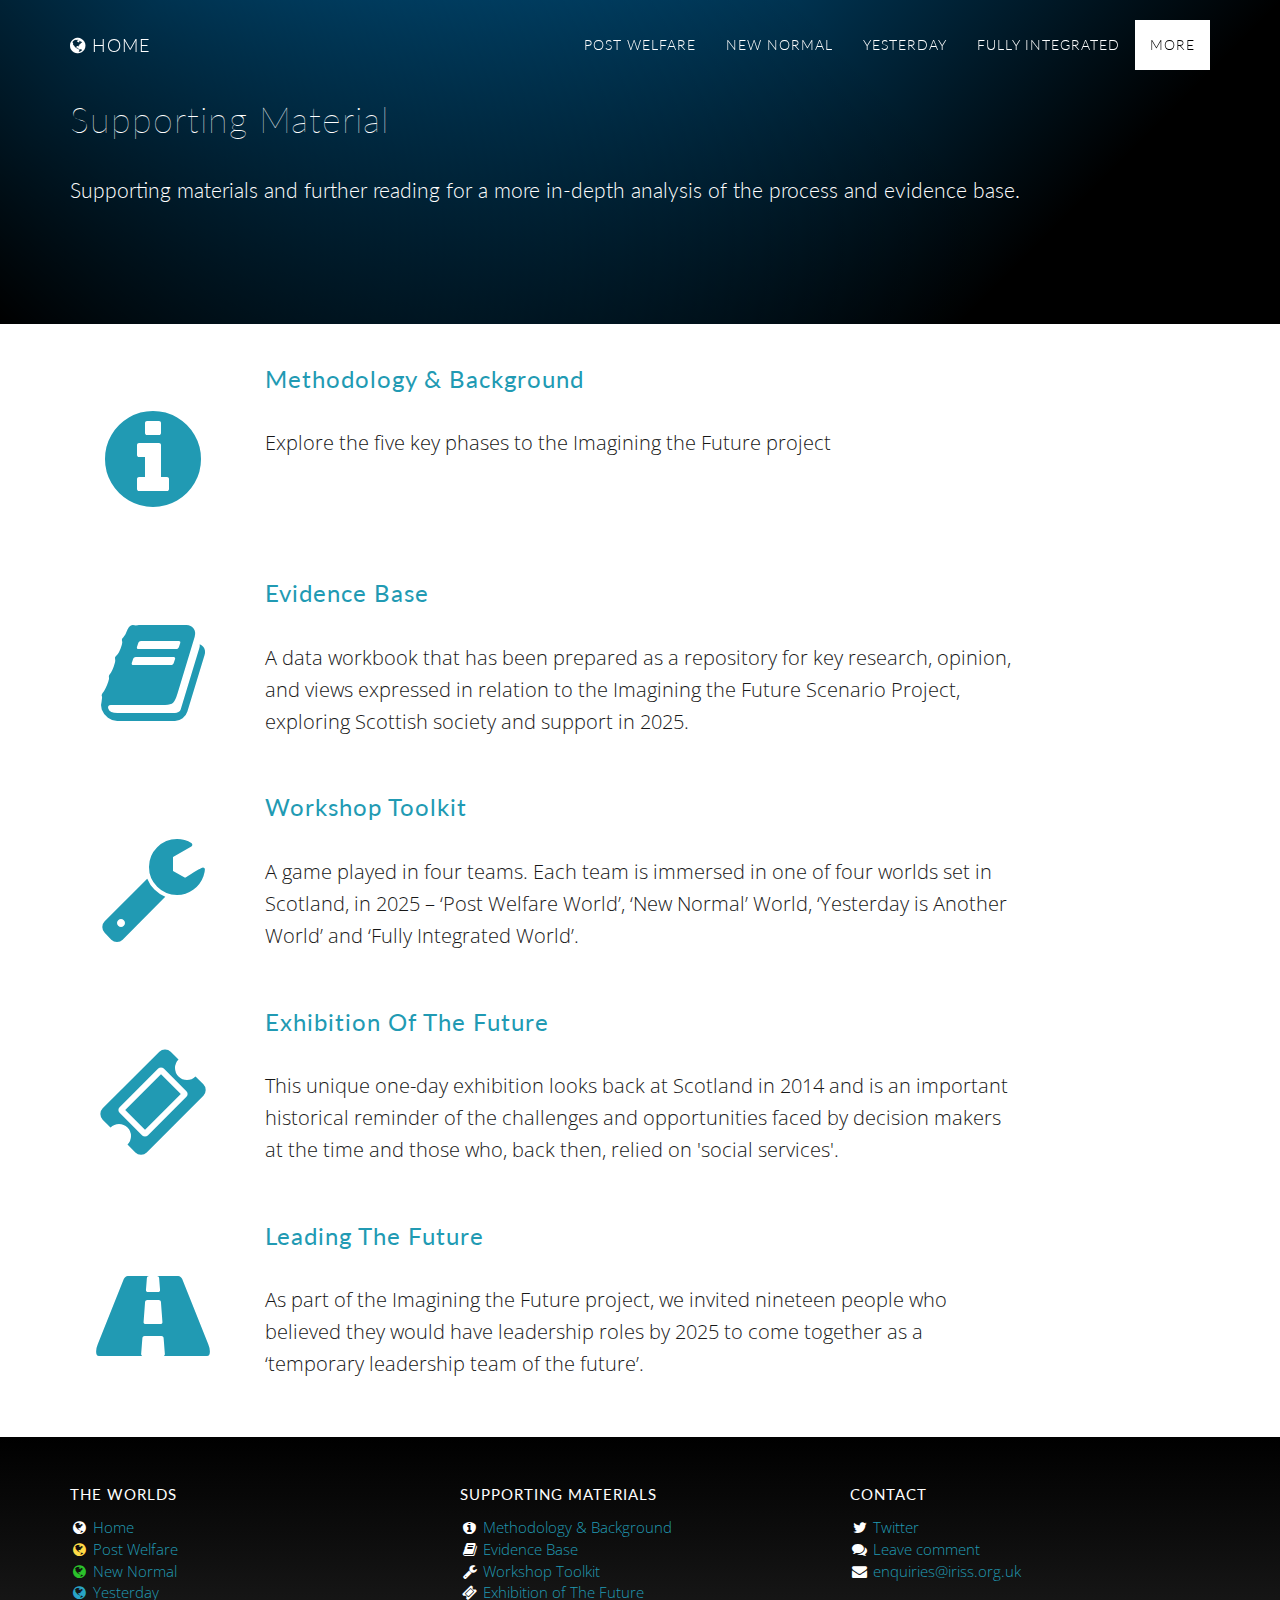
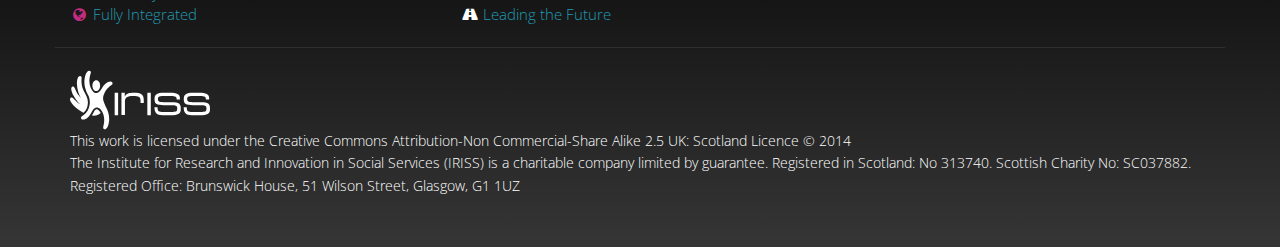
<file: supportingmaterial.html>
<!DOCTYPE html>
<html lang="en">
	<head>
		<meta charset="utf-8">
		<meta http-equiv="X-UA-Compatible" content="IE=edge">
		<meta name="viewport" content="width=device-width, initial-scale=1">
		<meta name="description" content="Supporting materials and further reading for a more in-depth analysis of the process and evidence base.">
		<meta name="author" content="The Institute for Research and Innovation in Social Services (IRISS)">
		<!--	TWITTER CARD	-->
		<meta name="twitter:card" content="summary_large_image">
		<meta name="twitter:site" content="@irissorg">
		<meta name="twitter:creator" content="@irissorg">
		<meta name="twitter:title" content="Imagining the Future - Supporting Material">
		<meta name="twitter:description" content="Supporting materials and further reading for a more in-depth analysis of the process and evidence base.">
		<meta name="twitter:image:src" content="http://content.iriss.org.uk/2025/img/ardoch-02.jpg">
		<!--	FACEBOOK OPENGRAPH		-->
		<meta property="og:site_name" content="Imagining the Future of support and social services in 2025" />
		<meta property="og:title" content="Imagining the Future - Supporting Material" />
		<meta property="og:type" content="article" />
		<meta property="og:url" content="http://content.iriss.org.uk/2025/supportingmaterial.html" />
		<meta property="og:image" content="http://content.iriss.org.uk/2025/img/ardoch-02.jpg" />
		<!--	GOOGLE		-->
		<script type="application/ld+json"> { "@context" : "http://schema.org", "@type" : "Article", "name" : "Imagining the Future - Supporting Material", "author" : { "@type" : "Person", "name" : "Robert Rae" }, "datePublished" : "2014-11-13", "image" : "http://content.iriss.org.uk/2025/img/ardoch-02.jpg", "url" : "http://content.iriss.org.uk/2025/supportingmaterial.html", "publisher" : { "@type" : "Organization", "name" : "The Institute for Research and Innovation in Social Services (IRISS)" } } </script>
		<title>Imagining the Future of support and social services in 2025 | Supporting Material</title>
		<link href="css/bootstrap.min.css" rel="stylesheet">
		<link href="css/custom.css" rel="stylesheet">
		<link href="css/font-awesome.min.css" rel="stylesheet" type="text/css">
		<!-- <link href='http://fonts.googleapis.com/css?family=Lato:700,400,300,100' rel='stylesheet' type='text/css'>
		<link href='http://fonts.googleapis.com/css?family=Open+Sans' rel='stylesheet' type='text/css'> -->
		<link href='http://fonts.googleapis.com/css?family=Open+Sans%7CLato:400,100,300,700' rel='stylesheet' type='text/css'>
		<link rel="stylesheet" href="css/print.css" type="text/css" media="print">
				<!--[if lt IE 9]>
				<style>
					.content-section {padding-top: 1em;}
					.img-reponsive{width:100%;}
				</style>
				<script src="https://oss.maxcdn.com/libs/html5shiv/3.7.0/html5shiv.js"></script>
				<script src="https://oss.maxcdn.com/libs/respond.js/1.4.2/respond.min.js"></script>
				<![endif]-->
			</head>
			<body id="page-top" data-spy="scroll" data-target=".navbar-fixed-top" class="landed">
				<!-- Navigation -->
				<nav class="navbar navbar-custom navbar-fixed-top" role="navigation">
					<div class="container">
						<div class="navbar-header">
							<button type="button" class="navbar-toggle" data-toggle="collapse" data-target=".navbar-main-collapse">
							<i class="fa fa-bars"></i>
							</button>
							<a class="navbar-brand page-scroll" href="index.html">
								<i class="fa fa-globe"></i> Home
							</a>
						</div>
						<!-- Collect the nav links, forms, and other content for toggling -->
						<div class="collapse navbar-collapse navbar-right navbar-main-collapse">
							<ul class="nav navbar-nav">
								<!-- Hidden li included to remove active class from about link when scrolled up past about section -->
								<li class="hidden">
									<a href="index.html#page-top"></a>
								</li>
								<li class="postwelfare"><a href="post.html">Post Welfare</a>
							</li>
							<li class="newnormal"><a href="newnormal.html">New Normal</a>
						</li>
						<li class="yesterday"><a href="yesterday.html">Yesterday</a>
					</li>
					<li class="fullyintegrated"><a href="fullyintegrated.html">Fully Integrated</a>
				</li>
				<li class="supportingmaterial active"><a href="supportingmaterial.html">More</a>
			</li>
		</ul>
	</div>
	<!-- /.navbar-collapse -->
</div>
<!-- /.container -->
</nav>
<!-- Intro Header -->
<header class="intro-alt yesterday-grad">
<div class="intro-body">
	<div class="container">
		<div class="row">
			<div class="col-md-12">
				<h1>Supporting Material</h1>
				<div class="intro-text">
					<p class="lead">Supporting materials and further reading for a more in-depth analysis of the process and evidence base.</p>
				</div>
			</div>
		</div>
	</div>
</div>
</header>




<section class="container content-section">
<div class="row">
	<div class="col-md-2"><p class="iconify visible-md visible-lg"><a href="method.html"><span class="fa fa-info-circle fa-fw" aria-hidden="true"></span></a></p></div>
	<div class="col-md-8">
		<h3 class="text-capitalize"><a href="method.html">Methodology &amp; Background</a></h3>
		<p>Explore the five key phases to the Imagining the Future project</p>
	</div></div>
	<div class="row">
		<div class="col-md-2"><p class="iconify visible-md visible-lg"><a href="evidence.html"><span class="fa fa-book fa-fw" aria-hidden="true"></span></a></p></div>
		<div class="col-md-8">
			<h3 class="text-capitalize"><a href="evidence.html">Evidence Base</a></h3>
			<p>A data workbook that has been prepared as a repository for key research, opinion, and views expressed in relation to the Imagining the Future Scenario Project, exploring Scottish society and support in 2025.</p>
		</div></div>
		
		<div class="row">
			<div class="col-md-2"><p class="iconify visible-md visible-lg"><a href="workshop.html"><span class="fa fa-wrench fa-fw" aria-hidden="true"></span></a></p></div>
			<div class="col-md-8">
				<h3 class="text-capitalize"><a href="workshop.html">Workshop Toolkit</a></h3>
				<p>A game played in four teams. Each team is immersed in one of four worlds set in Scotland, in 2025 – ‘Post Welfare World’, ‘New Normal’ World, ‘Yesterday is Another World’ and ‘Fully Integrated World’.</p>
			</div></div>
			
			<div class="row">
				<div class="col-md-2"><p class="iconify visible-md visible-lg"><a href="exhibition.html"><span class="fa fa-ticket fa-fw" aria-hidden="true"></span></a></p></div>
				<div class="col-md-8">
					<h3 class="text-capitalize"><a href="exhibition.html">Exhibition of The Future</a></h3>
					<p>This unique one-day exhibition looks back at Scotland in 2014 and is an important historical reminder of the challenges and opportunities faced by decision makers at the time and those who, back then, relied on 'social services'.</p>
				</div></div>
				
				<div class="row">
					<div class="col-md-2"><p class="iconify visible-md visible-lg"><a href="leading.html"><span class="fa fa-road fa-fw" aria-hidden="true"></span></a></p></div>
					<div class="col-md-8">
						<h3 class="text-capitalize"><a href="leading.html">Leading the Future</a></h3>
						<p>As part of the Imagining the Future project, we invited nineteen people who believed they would have leadership roles by 2025 to come together as a ‘temporary leadership team of the future’.</p>
					</div></div>
					
					
				</section>
				<!-- Footer -->
	<footer>
		<div class="container">
			<div class="row subfooter">
				<div class="col-sm-4">
					<h2>The Worlds</h2>
					<ul class="list-unstyled">
						<li><i class="fa fa-globe fa-fw" aria-hidden="true"></i><a href="index.html"> Home</a></li>
						<li><i class="fa fa-globe fa-fw postwelfareglobe-small" aria-hidden="true"></i><a href="post.html"> Post Welfare</a></li>
						<li><i class="fa fa-globe fa-fw newnormalglobe-small" aria-hidden="true"></i><a href="newnormal.html"> New Normal</a></li>
						<li><i class="fa fa-globe fa-fw yesterdayglobe-small" aria-hidden="true"></i><a href="yesterday.html"> Yesterday</a></li>
						<li><i class="fa fa-globe fa-fw integratedglobe-small" aria-hidden="true"></i><a href="fullyintegrated.html"> Fully Integrated</a></li>
					</ul>
				</div>
				
				<div class="col-sm-4">
					<h2>Supporting Materials</h2>
					<ul class="list-unstyled">
						<li><i class="fa fa-info-circle fa-fw" aria-hidden="true"></i> <a href="method.html">Methodology &amp; Background</a></li>
						<li><i class="fa fa-book fa-fw" aria-hidden="true"></i> <a href="evidence.html">Evidence Base</a></li>
						<li><i class="fa fa-wrench fa-fw" aria-hidden="true"></i> <a href="workshop.html">Workshop Toolkit</a></li>
						<li><i class="fa fa-ticket fa-fw" aria-hidden="true"></i> <a href="exhibition.html">Exhibition of The Future</a></li>
						<li><i class="fa fa-road fa-fw" aria-hidden="true"></i> <a href="leading.html">Leading the Future</a></li>
					</ul>
				</div>

				<div class="col-sm-4">
					<h2>Contact</h2>
					<ul class="list-unstyled">
						<li><i class="fa fa-twitter fa-fw" aria-hidden="true"></i> <a href="https://twitter.com/hashtag/itfiriss?src=hash">Twitter</a></li>
						<li><i class="fa fa-comments fa-fw" aria-hidden="true"></i> <a href="workshop.html#feedback">Leave comment</a></li>
						<li><i class="fa fa-envelope fa-fw" aria-hidden="true"></i> <a href="mailto:enquiries@iriss.org.uk">enquiries@iriss.org.uk</a></li>
					</ul>
				</div>
				
			</div>
			
			<div class="row">
				<div class="col-lg-12">
					<a href="http://www.iriss.org.uk" class="hidden-print">
						<img width="140" height="60" title="Visit the IRISS website" alt="Institute for Research and Innovation in the Social Services" src="img/logo-iriss.svg" class="hidden-print" />
					</a>
					<img width="140" height="60" title="Visit the IRISS website" alt="Institute for Research and Innovation in the Social Services" src="img/logo-iriss-black.svg" class="visible-print-inline" />
					<p>This work is licensed under the Creative Commons Attribution-Non Commercial-Share Alike 2.5 UK: Scotland Licence &copy; 2014</p>
					<p>The Institute for Research and Innovation in Social Services (IRISS) is a charitable company limited by guarantee. Registered in Scotland: No 313740. Scottish Charity No: SC037882. Registered Office: Brunswick House, 51 Wilson Street, Glasgow, G1 1UZ</p>
				</div></div>
			</div>
		</footer>
<script src="js/jquery-1.11.1.min.js"></script>
<script async src="js/bootstrap.min.js"></script>
<!-- <script src="js/svgeezy.min.js"></script> -->
<script async src="js/custom.js"></script>
<script>
(function(i,s,o,g,r,a,m){i['GoogleAnalyticsObject']=r;i[r]=i[r]||function(){
(i[r].q=i[r].q||[]).push(arguments)},i[r].l=1*new Date();a=s.createElement(o),
m=s.getElementsByTagName(o)[0];a.async=1;a.src=g;m.parentNode.insertBefore(a,m)
})(window,document,'script','//www.google-analytics.com/analytics.js','ga');
ga('create', 'UA-814723-1', 'auto');
ga('send', 'pageview');
</script>
</body>
</html>
</file>
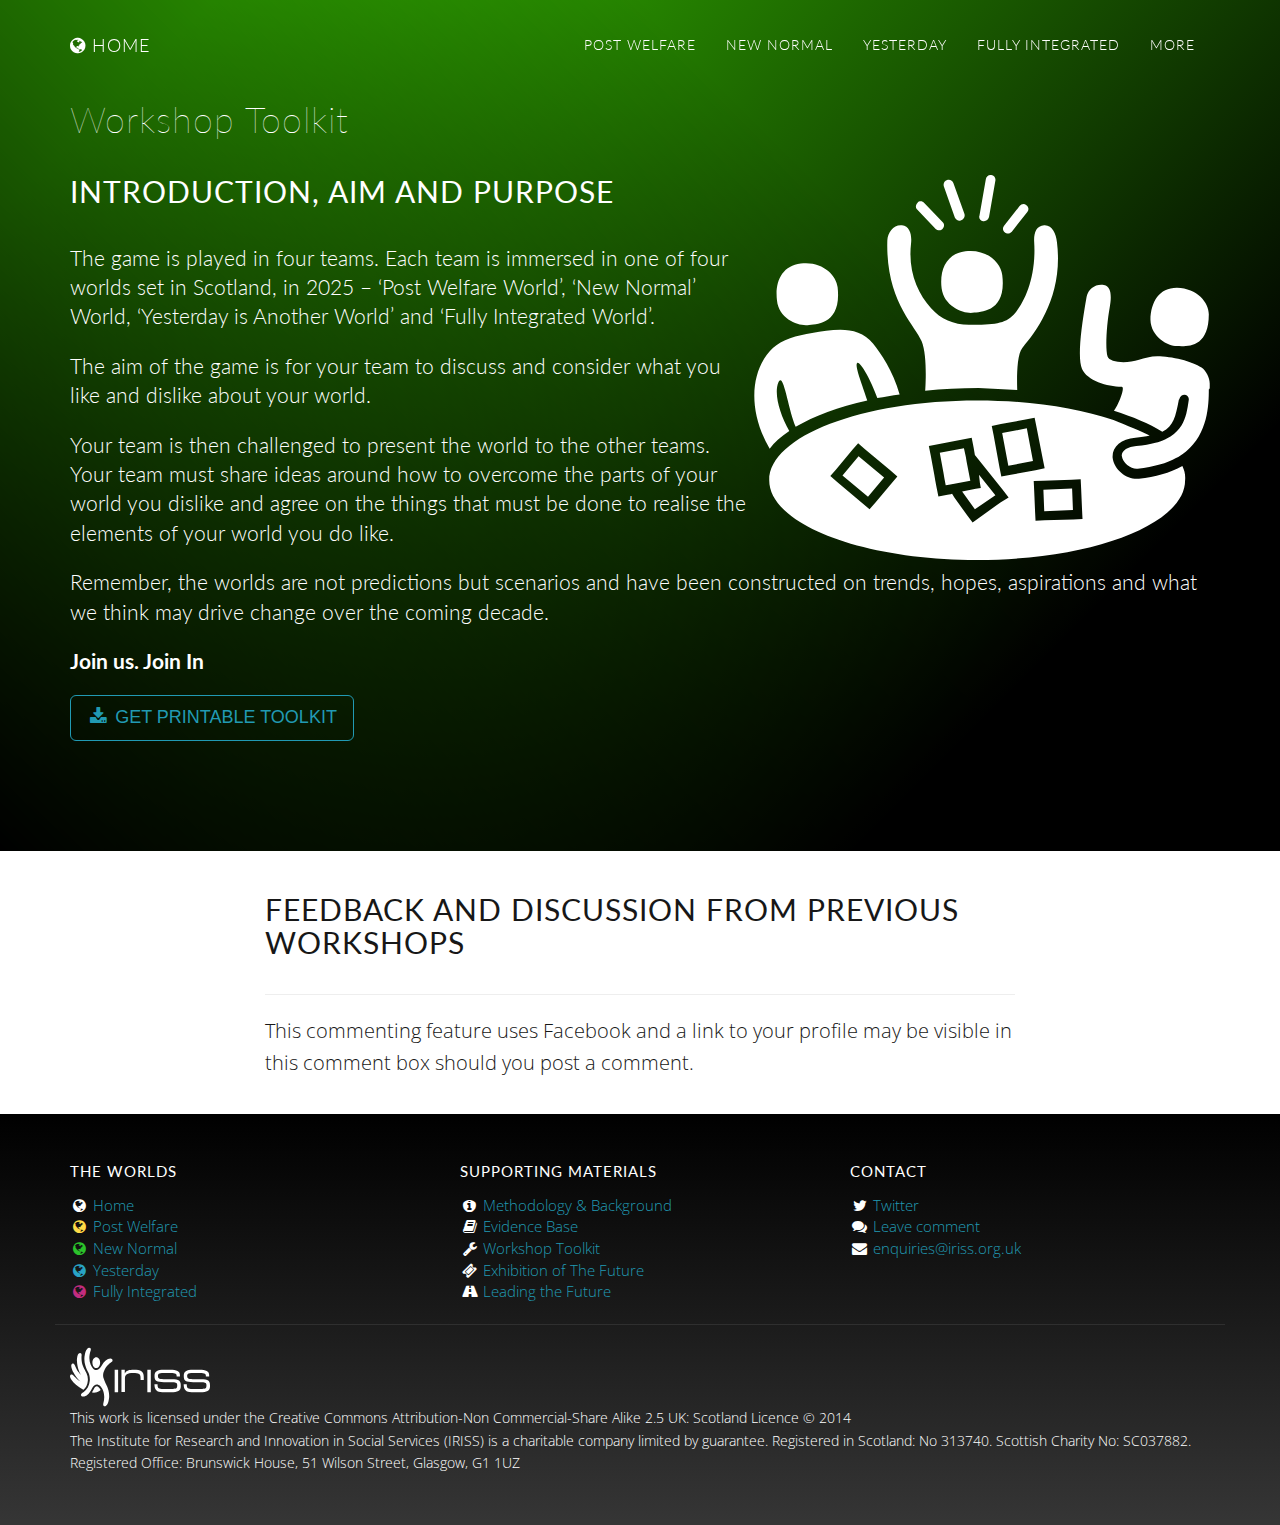
<file: workshop.html>
<!DOCTYPE html>
<html lang="en">
	<head>
		<meta charset="utf-8">
		<meta http-equiv="X-UA-Compatible" content="IE=edge">
		<meta name="viewport" content="width=device-width, initial-scale=1">
		<meta name="description" content="The game is played in four teams. Each team is immersed in one of four worlds set in Scotland, in 2025 – Post Welfare World, New Normal World, Yesterday is Another World and Fully Integrated World.">
		<meta name="author" content="The Institute for Research and Innovation in Social Services (IRISS)">
		<!--	TWITTER CARD		-->
		<meta name="twitter:card" content="summary_large_image">
		<meta name="twitter:site" content="@irissorg">
		<meta name="twitter:creator" content="@irissorg">
		<meta name="twitter:title" content="Imagining the Future - Workshop Toolkit">
		<meta name="twitter:description" content="The game is played in four teams. Each team is immersed in one of four worlds set in Scotland, in 2025 – Post Welfare World, New Normal World, Yesterday is Another World and Fully Integrated World.">
		<meta name="twitter:image:src" content="http://content.iriss.org.uk/2025/img/card-game-teaser.png">
		<!--	FACEBOOK OPENGRAPH		-->
		<meta property="og:site_name" content="Imagining the Future of support and social services in 2025" />
		<meta property="og:title" content="Imagining the Future - Workshop Toolkit" />
		<meta property="og:type" content="article" />
		<meta property="og:url" content="http://content.iriss.org.uk/2025/workshop.html" />
		<meta property="og:image" content="http://content.iriss.org.uk/2025/img/card-game-teaser.png" />
        <meta property="fb:app_id" content="1487500201510507"/>
		<!--	GOOGLE		-->
		<script type="application/ld+json"> { "@context" : "http://schema.org", "@type" : "Article", "name" : "Imagining the Future - Workshop Toolkit", "author" : { "@type" : "Person", "name" : "Robert Rae" }, "datePublished" : "2014-11-13", "image" : "http://content.iriss.org.uk/2025/img/card-game-teaser.png", "url" : "http://content.iriss.org.uk/2025/workshop.html", "publisher" : { "@type" : "Organization", "name" : "The Institute for Research and Innovation in Social Services (IRISS)" } } </script>
		
		<title>Imagining the Future of support and social services in 2025 | Workshop Toolkit</title>
		<link href="css/bootstrap.min.css" rel="stylesheet">
		<link href="css/custom.css" rel="stylesheet">
		<link href="css/font-awesome.min.css" rel="stylesheet" type="text/css">
		<!-- <link href='http://fonts.googleapis.com/css?family=Lato:700,400,300,100' rel='stylesheet' type='text/css'>
		<link href='http://fonts.googleapis.com/css?family=Open+Sans' rel='stylesheet' type='text/css'> -->
		<link href='http://fonts.googleapis.com/css?family=Open+Sans%7CLato:400,100,300,700' rel='stylesheet' type='text/css'>
		<link rel="stylesheet" href="css/print.css" type="text/css" media="print">
				<!--[if lt IE 9]>
				<style>
					.content-section {padding-top: 1em;}
					.img-reponsive{width:100%;}
				</style>
				<script src="https://oss.maxcdn.com/libs/html5shiv/3.7.0/html5shiv.js"></script>
				<script src="https://oss.maxcdn.com/libs/respond.js/1.4.2/respond.min.js"></script>
				<![endif]-->
			</head>
			<body id="page-top" data-spy="scroll" data-target=".navbar-fixed-top" class="landed yesterday">
				<!--	START FACEBOOK JS SDK		-->
				<div id="fb-root"></div>
				<script>(function(d, s, id) {
					var js, fjs = d.getElementsByTagName(s)[0];
					if (d.getElementById(id)) return;
					js = d.createElement(s); js.id = id;
					js.src = "//connect.facebook.net/en_GB/sdk.js#xfbml=1&appId=1487500201510507&version=v2.0";
					fjs.parentNode.insertBefore(js, fjs);
					}(document, 'script', 'facebook-jssdk'));
				</script>
				<!--	END FACEBOOK JS SDK			-->
				
				
				<!-- Navigation -->
				<nav class="navbar navbar-custom navbar-fixed-top" role="navigation">
					<div class="container">
						<div class="navbar-header">
							<button type="button" class="navbar-toggle" data-toggle="collapse" data-target=".navbar-main-collapse">
							<i class="fa fa-bars"></i>
							</button>
							<a class="navbar-brand page-scroll" href="index.html">
								<i class="fa fa-globe"></i> Home
							</a>
						</div>
						<!-- Collect the nav links, forms, and other content for toggling -->
						<div class="collapse navbar-collapse navbar-right navbar-main-collapse">
							<ul class="nav navbar-nav">
								<!-- Hidden li included to remove active class from about link when scrolled up past about section -->
								<li class="hidden">
									<a href="index.html#page-top"></a>
								</li>
								<li class="postwelfare"><a href="post.html">Post Welfare</a>
							</li>
							<li class="newnormal"><a href="newnormal.html">New Normal</a>
						</li>
						<li class="yesterday"><a href="yesterday.html">Yesterday</a>
					</li>
					<li class="fullyintegrated"><a href="fullyintegrated.html">Fully Integrated</a>
				</li>
				<li class="supportingmaterial"><a href="supportingmaterial.html">More</a>
			</li>
		</ul>
	</div>
	<!-- /.navbar-collapse -->
</div>
<!-- /.container -->
</nav>
<!-- Intro Header -->
<header class="intro-alt newnormal-grad">
<div class="intro-body">
	<div class="container">
		<div class="row">
			<div class="col-md-12">
				<h1>Workshop Toolkit</h1>
				
				<div class="intro-text">
					<img src="img/workshop.svg" alt="" class="img-responsive img-flow-right hidden-print">
					<h2>Introduction, aim and purpose</h2>
					<p class="lead">The game is played in four teams. Each team is immersed in one of four worlds set in Scotland, in 2025 – ‘Post Welfare World’, ‘New Normal’ World, ‘Yesterday is Another World’ and ‘Fully Integrated World’.</p>
					
					<p class="lead">The aim of the game is for your team to discuss and consider what you like and dislike about your world.</p>
					
					<p class="lead">Your team is then challenged to present the world to the other teams. Your team must share ideas around how to overcome the parts of your world you dislike and agree on the things that must be done to realise the elements of your world you do like.</p>
					
					<p class="lead">Remember, the worlds are not predictions but scenarios and have been constructed on trends, hopes, aspirations and what we think may drive change over the coming decade.</p>
					
					<p class="lead"><strong>Join us. Join In</strong></p>
					
					<ul class="list-inline hidden-print">
						<li>
							<a href="img/itf-workshop-game-2014.pdf" class="btn btn-default btn-lg"><i class="fa fa-download fa-fw"></i> <span class="network-name">Get Printable Toolkit</span></a>
						</li>
					</ul>
					
				</div>
			</div>
		</div>
	</div>
</div>
</header>
<section id="feedback" class="container content-section hidden-print">
<div class="row">
	<div class="col-lg-8 col-lg-offset-2">
		<h2>Feedback and Discussion from previous workshops</h2>
		<hr>
		<p>This commenting feature uses Facebook and a link to your profile may be visible in this comment box should you post a comment.</p>
		<div data-width="100%" class="fb-comments" data-href="http://content.iriss.org.uk/2025/workshop.html" data-numposts="10" data-colorscheme="light"></div>

	</div>
</div>
</section>
<!-- Footer -->
	<footer>
		<div class="container">
			<div class="row subfooter">
				<div class="col-sm-4">
					<h2>The Worlds</h2>
					<ul class="list-unstyled">
						<li><i class="fa fa-globe fa-fw" aria-hidden="true"></i><a href="index.html"> Home</a></li>
						<li><i class="fa fa-globe fa-fw postwelfareglobe-small" aria-hidden="true"></i><a href="post.html"> Post Welfare</a></li>
						<li><i class="fa fa-globe fa-fw newnormalglobe-small" aria-hidden="true"></i><a href="newnormal.html"> New Normal</a></li>
						<li><i class="fa fa-globe fa-fw yesterdayglobe-small" aria-hidden="true"></i><a href="yesterday.html"> Yesterday</a></li>
						<li><i class="fa fa-globe fa-fw integratedglobe-small" aria-hidden="true"></i><a href="fullyintegrated.html"> Fully Integrated</a></li>
					</ul>
				</div>
				
				<div class="col-sm-4">
					<h2>Supporting Materials</h2>
					<ul class="list-unstyled">
						<li><i class="fa fa-info-circle fa-fw" aria-hidden="true"></i> <a href="method.html">Methodology &amp; Background</a></li>
						<li><i class="fa fa-book fa-fw" aria-hidden="true"></i> <a href="evidence.html">Evidence Base</a></li>
						<li><i class="fa fa-wrench fa-fw" aria-hidden="true"></i> <a href="workshop.html">Workshop Toolkit</a></li>
						<li><i class="fa fa-ticket fa-fw" aria-hidden="true"></i> <a href="exhibition.html">Exhibition of The Future</a></li>
						<li><i class="fa fa-road fa-fw" aria-hidden="true"></i> <a href="leading.html">Leading the Future</a></li>
					</ul>
				</div>

				<div class="col-sm-4">
					<h2>Contact</h2>
					<ul class="list-unstyled">
						<li><i class="fa fa-twitter fa-fw" aria-hidden="true"></i> <a href="https://twitter.com/hashtag/itfiriss?src=hash">Twitter</a></li>
						<li><i class="fa fa-comments fa-fw" aria-hidden="true"></i> <a href="workshop.html#feedback">Leave comment</a></li>
						<li><i class="fa fa-envelope fa-fw" aria-hidden="true"></i> <a href="mailto:enquiries@iriss.org.uk">enquiries@iriss.org.uk</a></li>
					</ul>
				</div>
				
			</div>
			
			<div class="row">
				<div class="col-lg-12">
					<a href="http://www.iriss.org.uk" class="hidden-print">
						<img width="140" height="60" title="Visit the IRISS website" alt="Institute for Research and Innovation in the Social Services" src="img/logo-iriss.svg" class="hidden-print" />
					</a>
					<img width="140" height="60" title="Visit the IRISS website" alt="Institute for Research and Innovation in the Social Services" src="img/logo-iriss-black.svg" class="visible-print-inline" />
					<p>This work is licensed under the Creative Commons Attribution-Non Commercial-Share Alike 2.5 UK: Scotland Licence &copy; 2014</p>
					<p>The Institute for Research and Innovation in Social Services (IRISS) is a charitable company limited by guarantee. Registered in Scotland: No 313740. Scottish Charity No: SC037882. Registered Office: Brunswick House, 51 Wilson Street, Glasgow, G1 1UZ</p>
				</div></div>
			</div>
		</footer>
<script src="js/jquery-1.11.1.min.js"></script>
<script async src="js/bootstrap.min.js"></script>

<!-- <script src="js/svgeezy.min.js"></script> -->
<script async src="js/custom.js"></script>
<script>
(function(i,s,o,g,r,a,m){i['GoogleAnalyticsObject']=r;i[r]=i[r]||function(){
(i[r].q=i[r].q||[]).push(arguments)},i[r].l=1*new Date();a=s.createElement(o),
m=s.getElementsByTagName(o)[0];a.async=1;a.src=g;m.parentNode.insertBefore(a,m)
})(window,document,'script','//www.google-analytics.com/analytics.js','ga');
ga('create', 'UA-814723-1', 'auto');
ga('send', 'pageview');
</script>
</body>
</html>
</file>
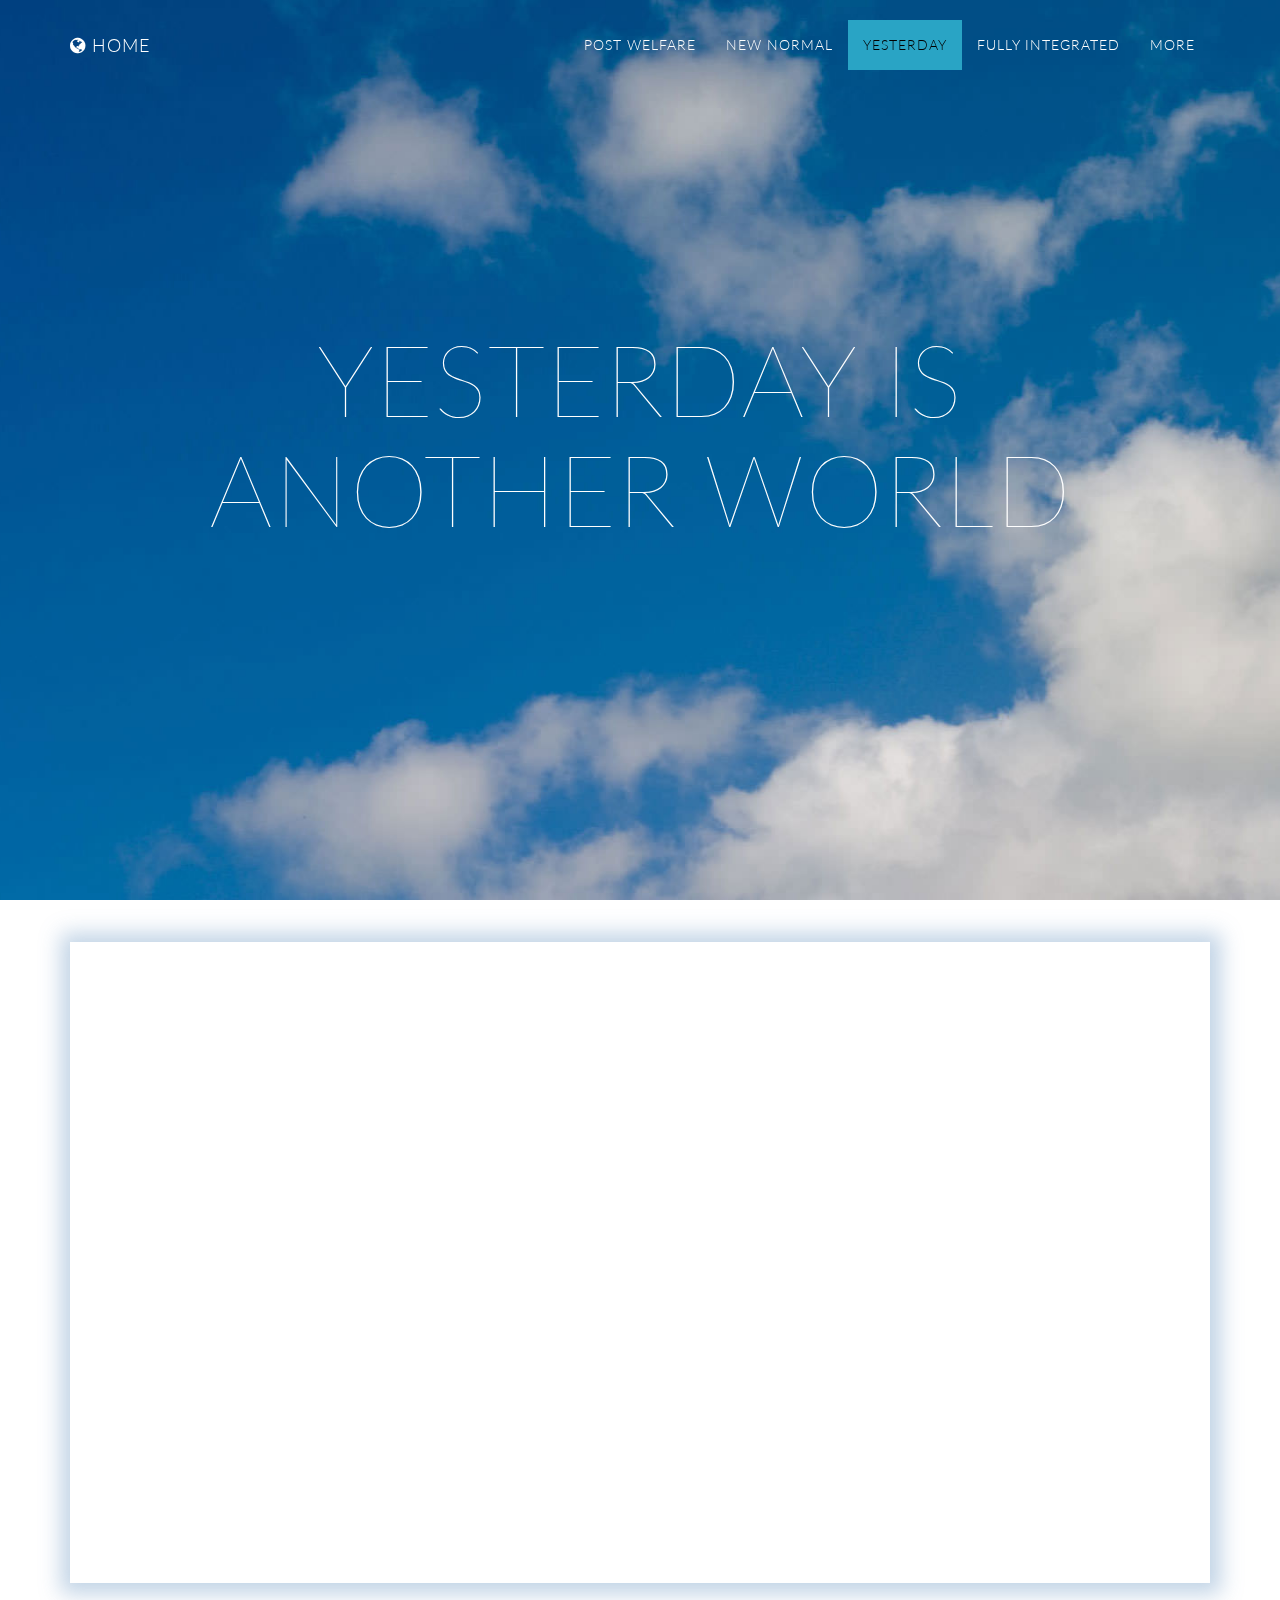
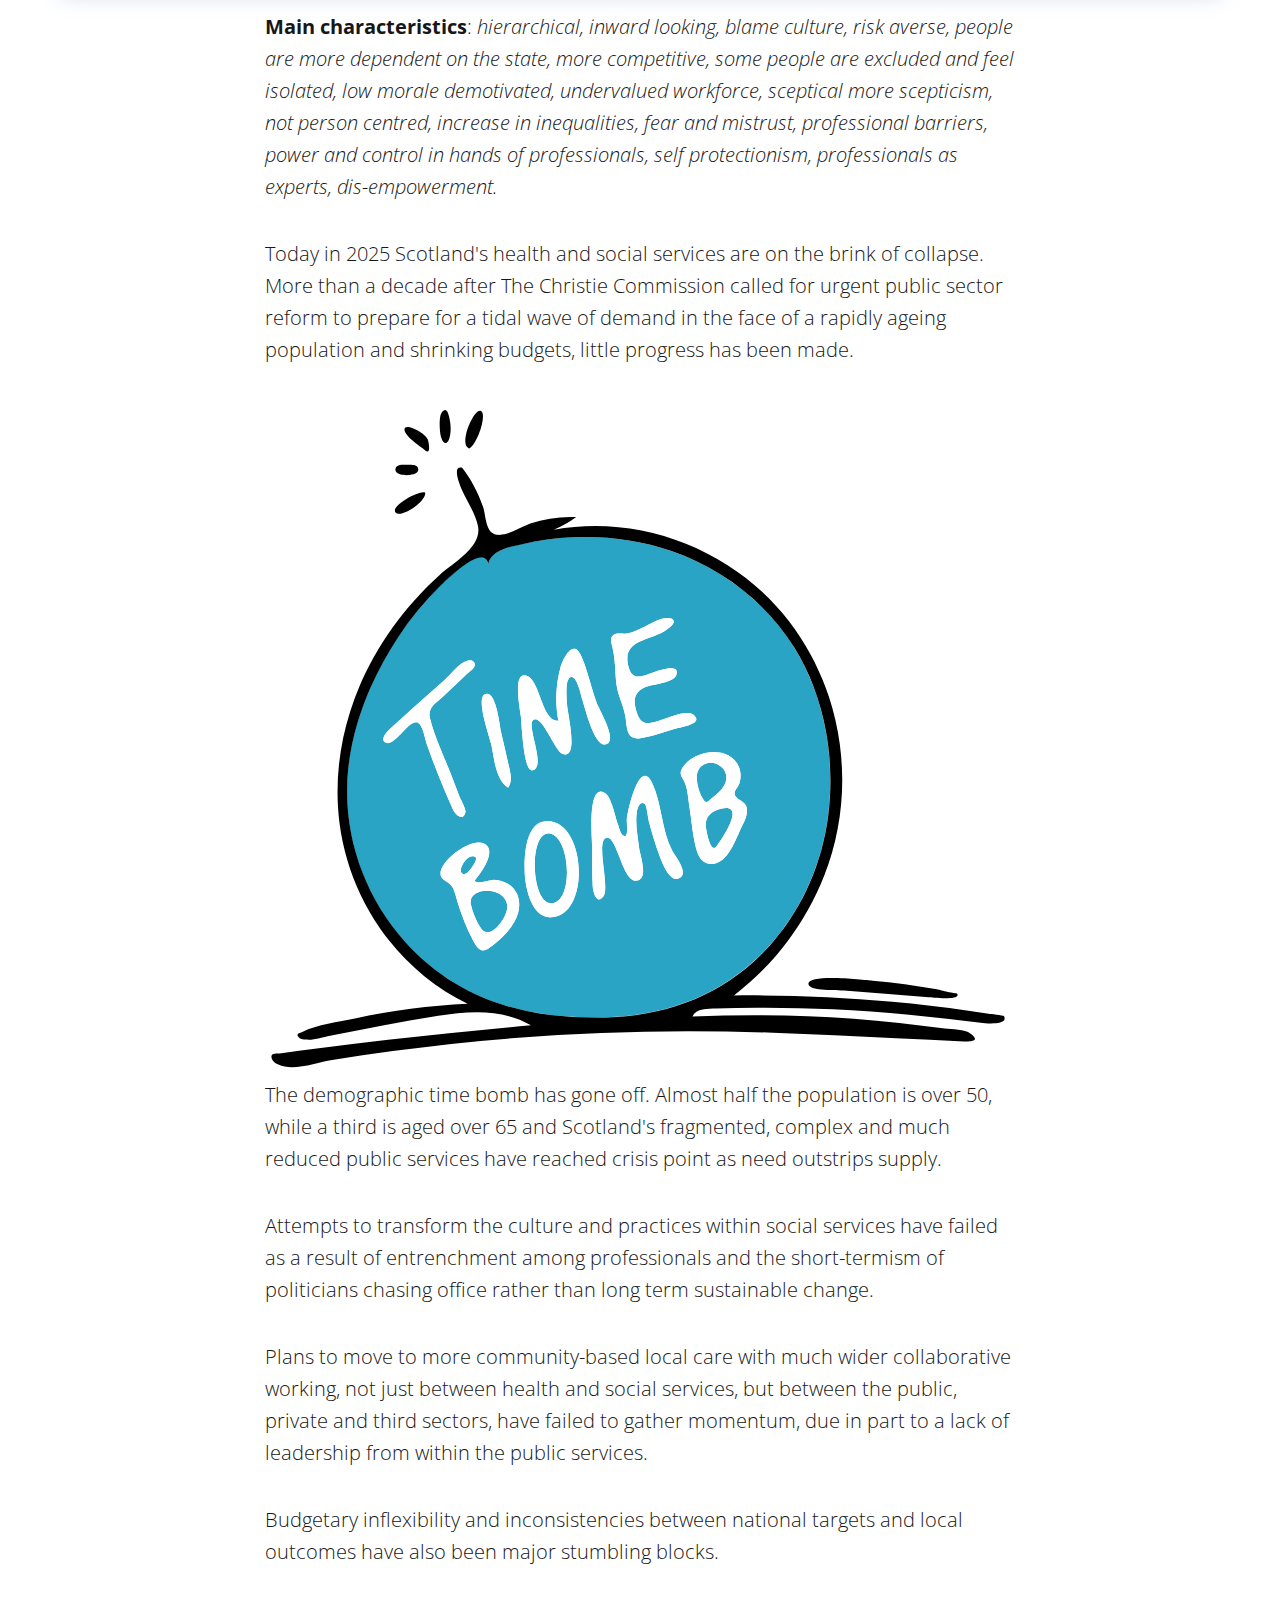
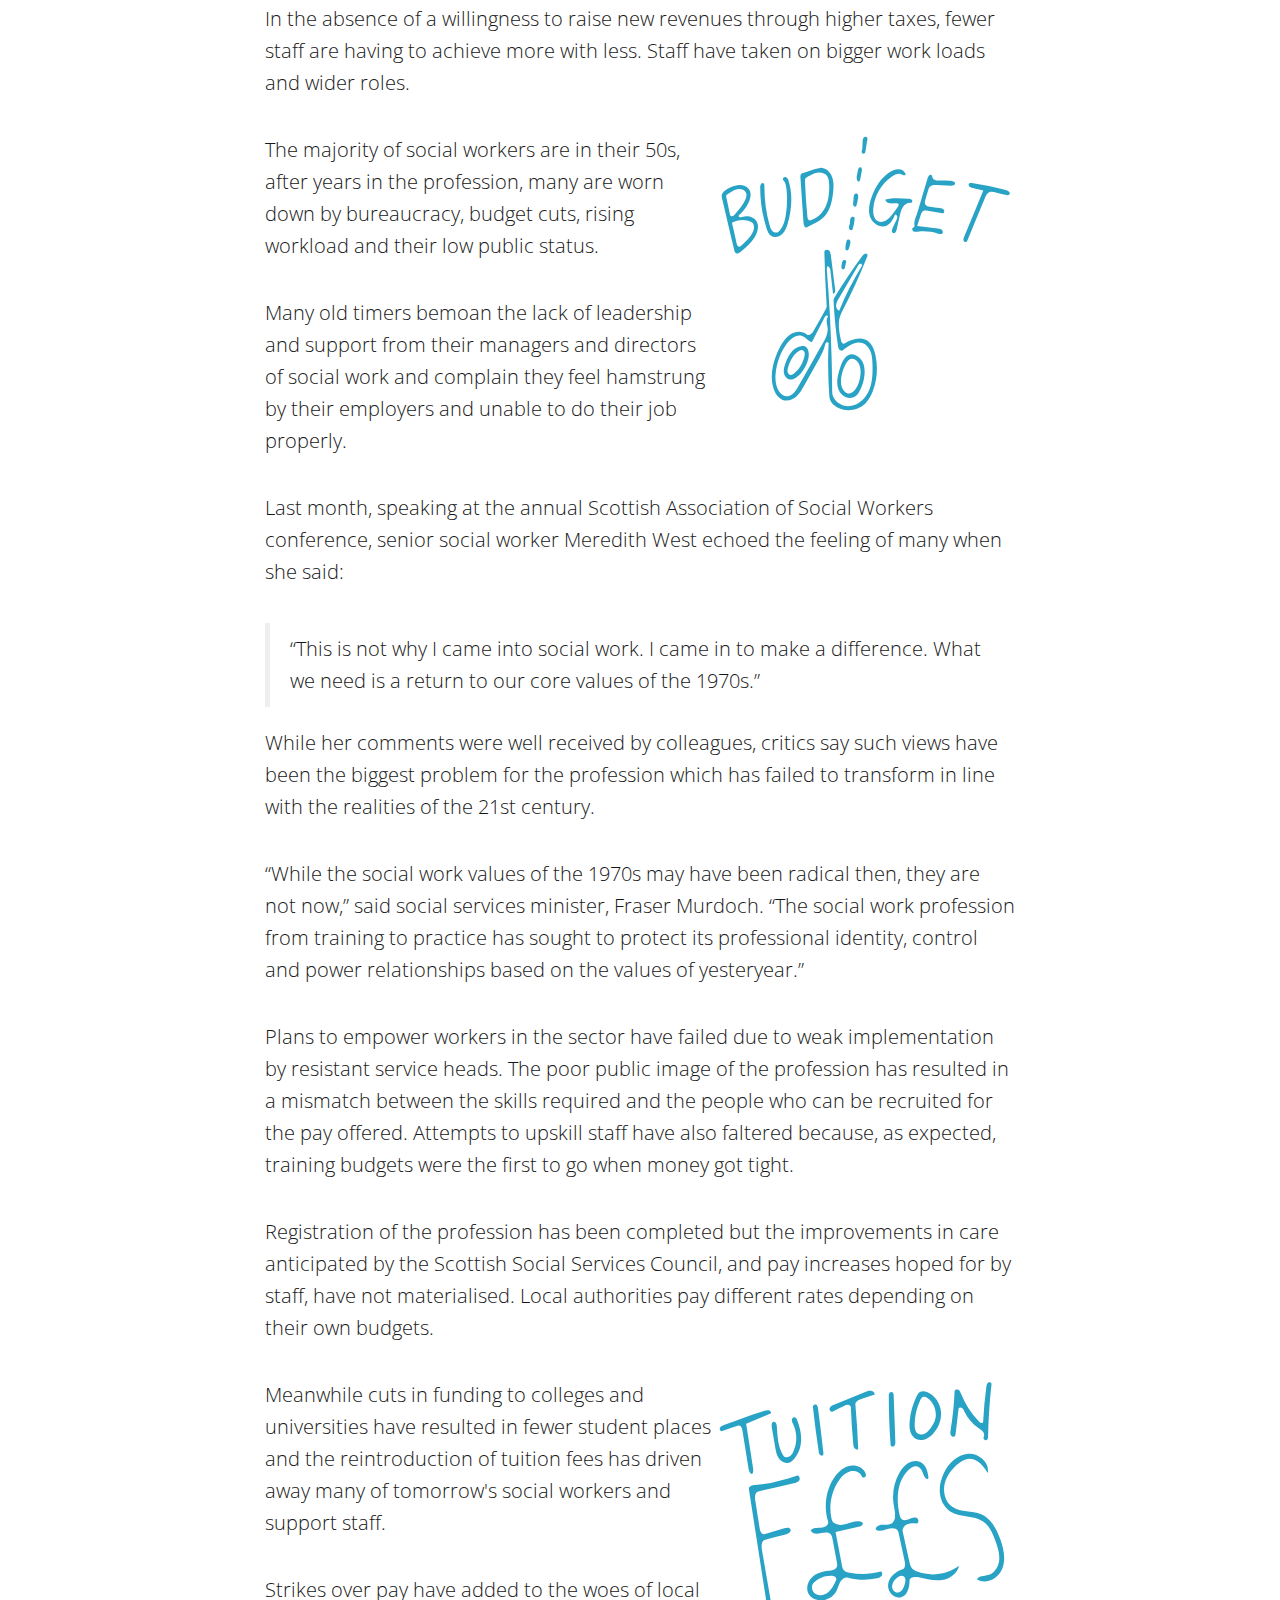
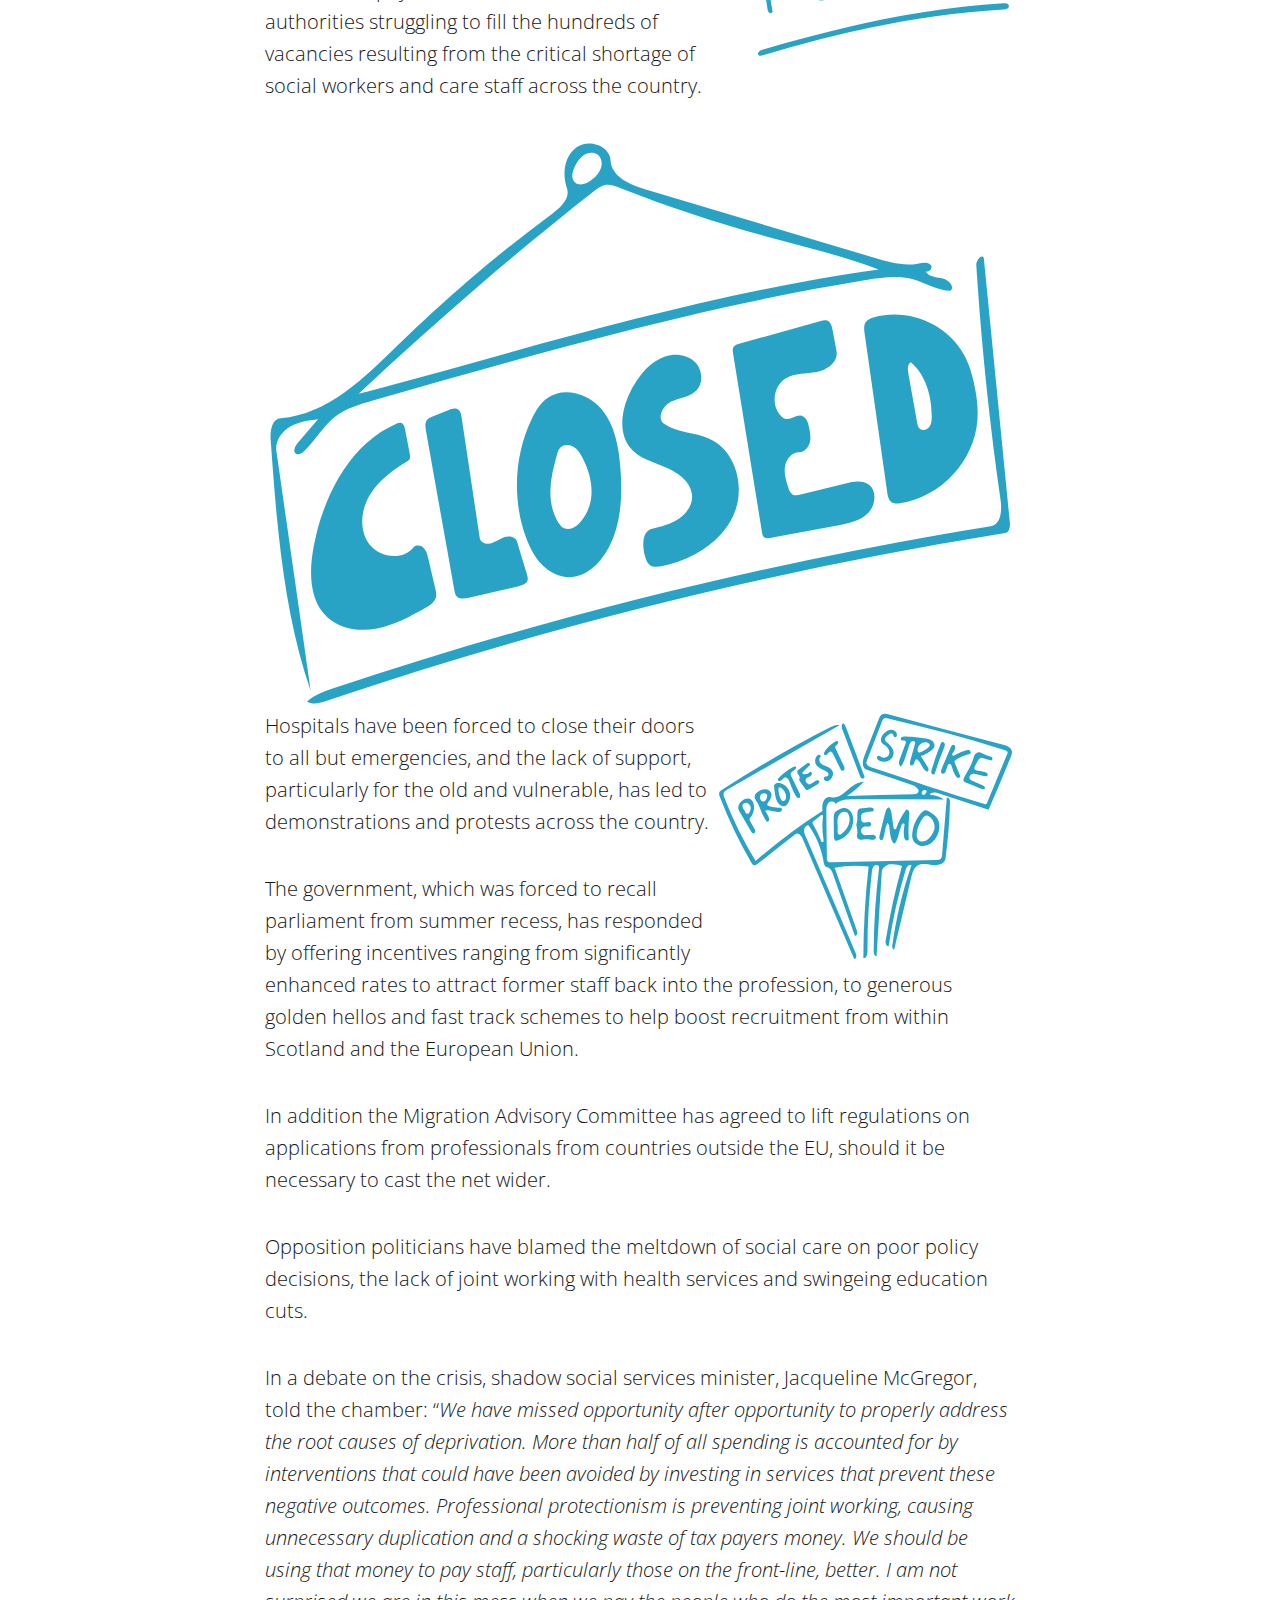
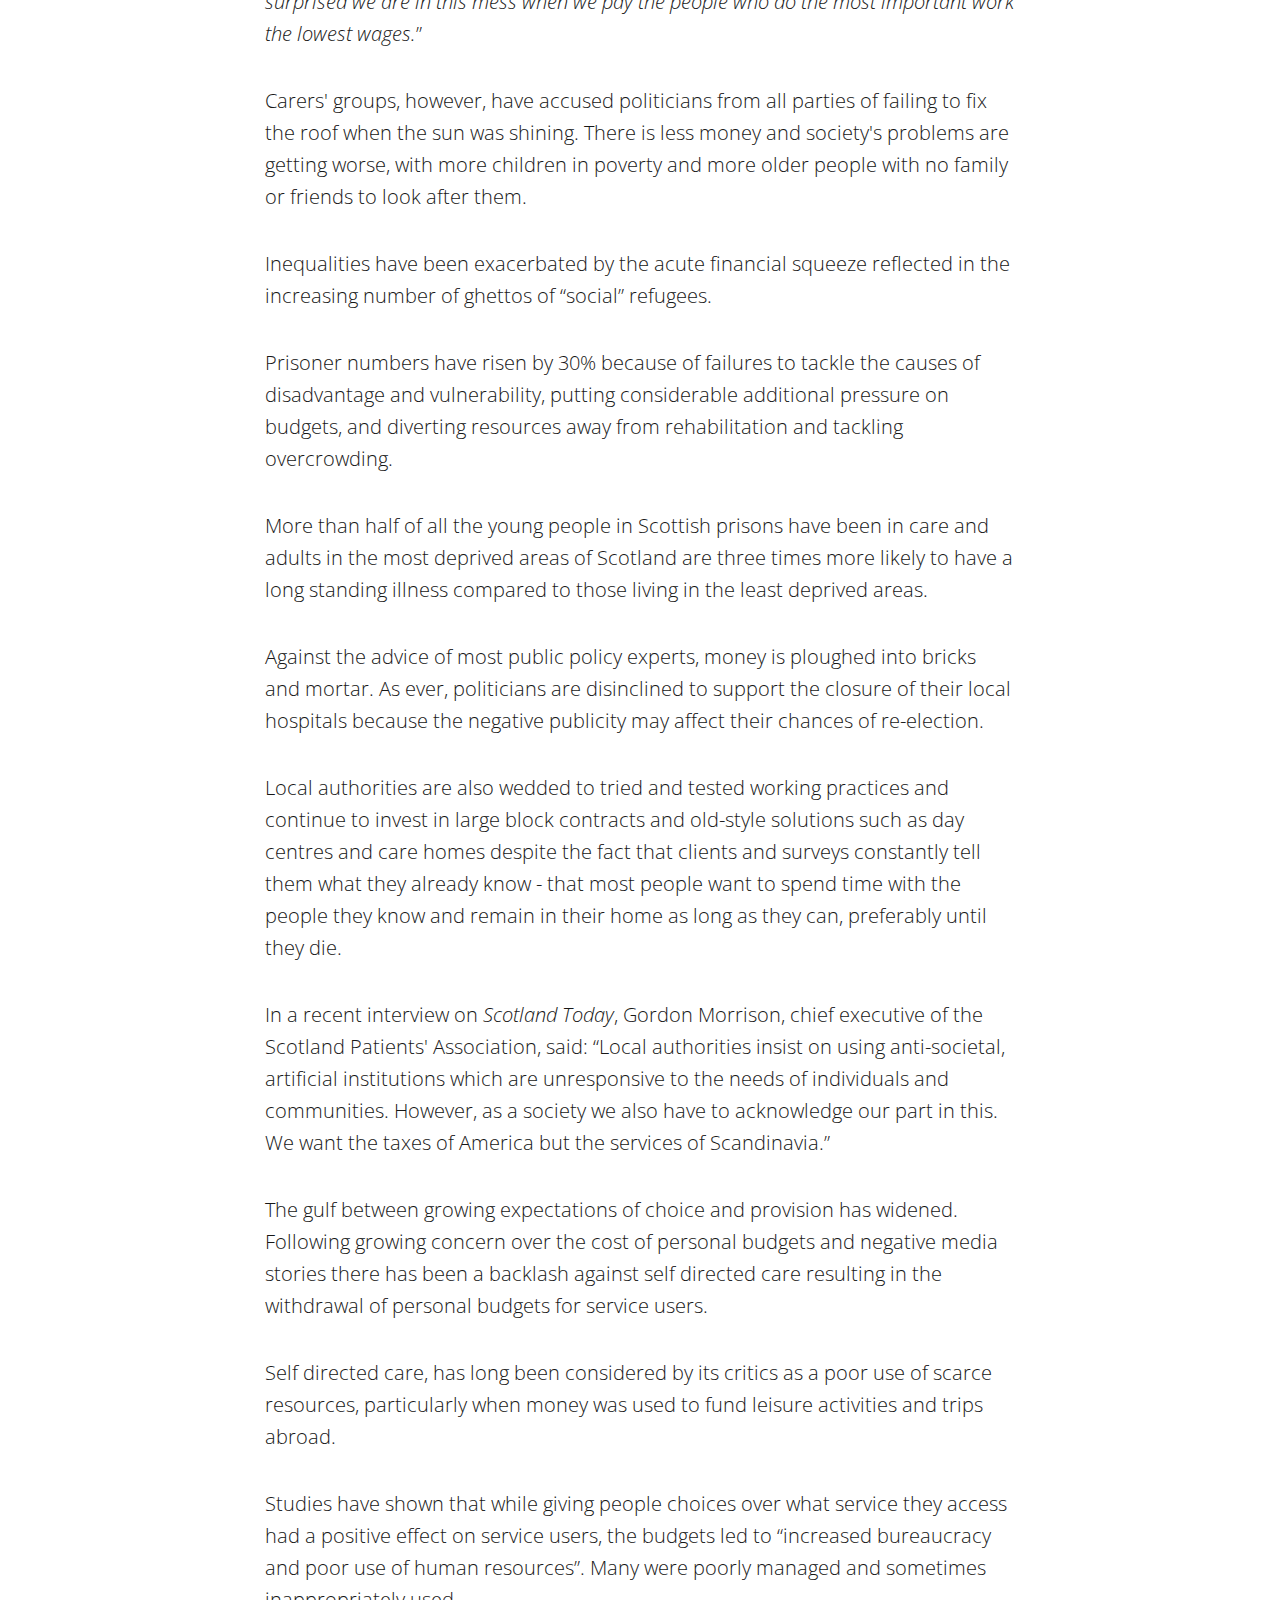
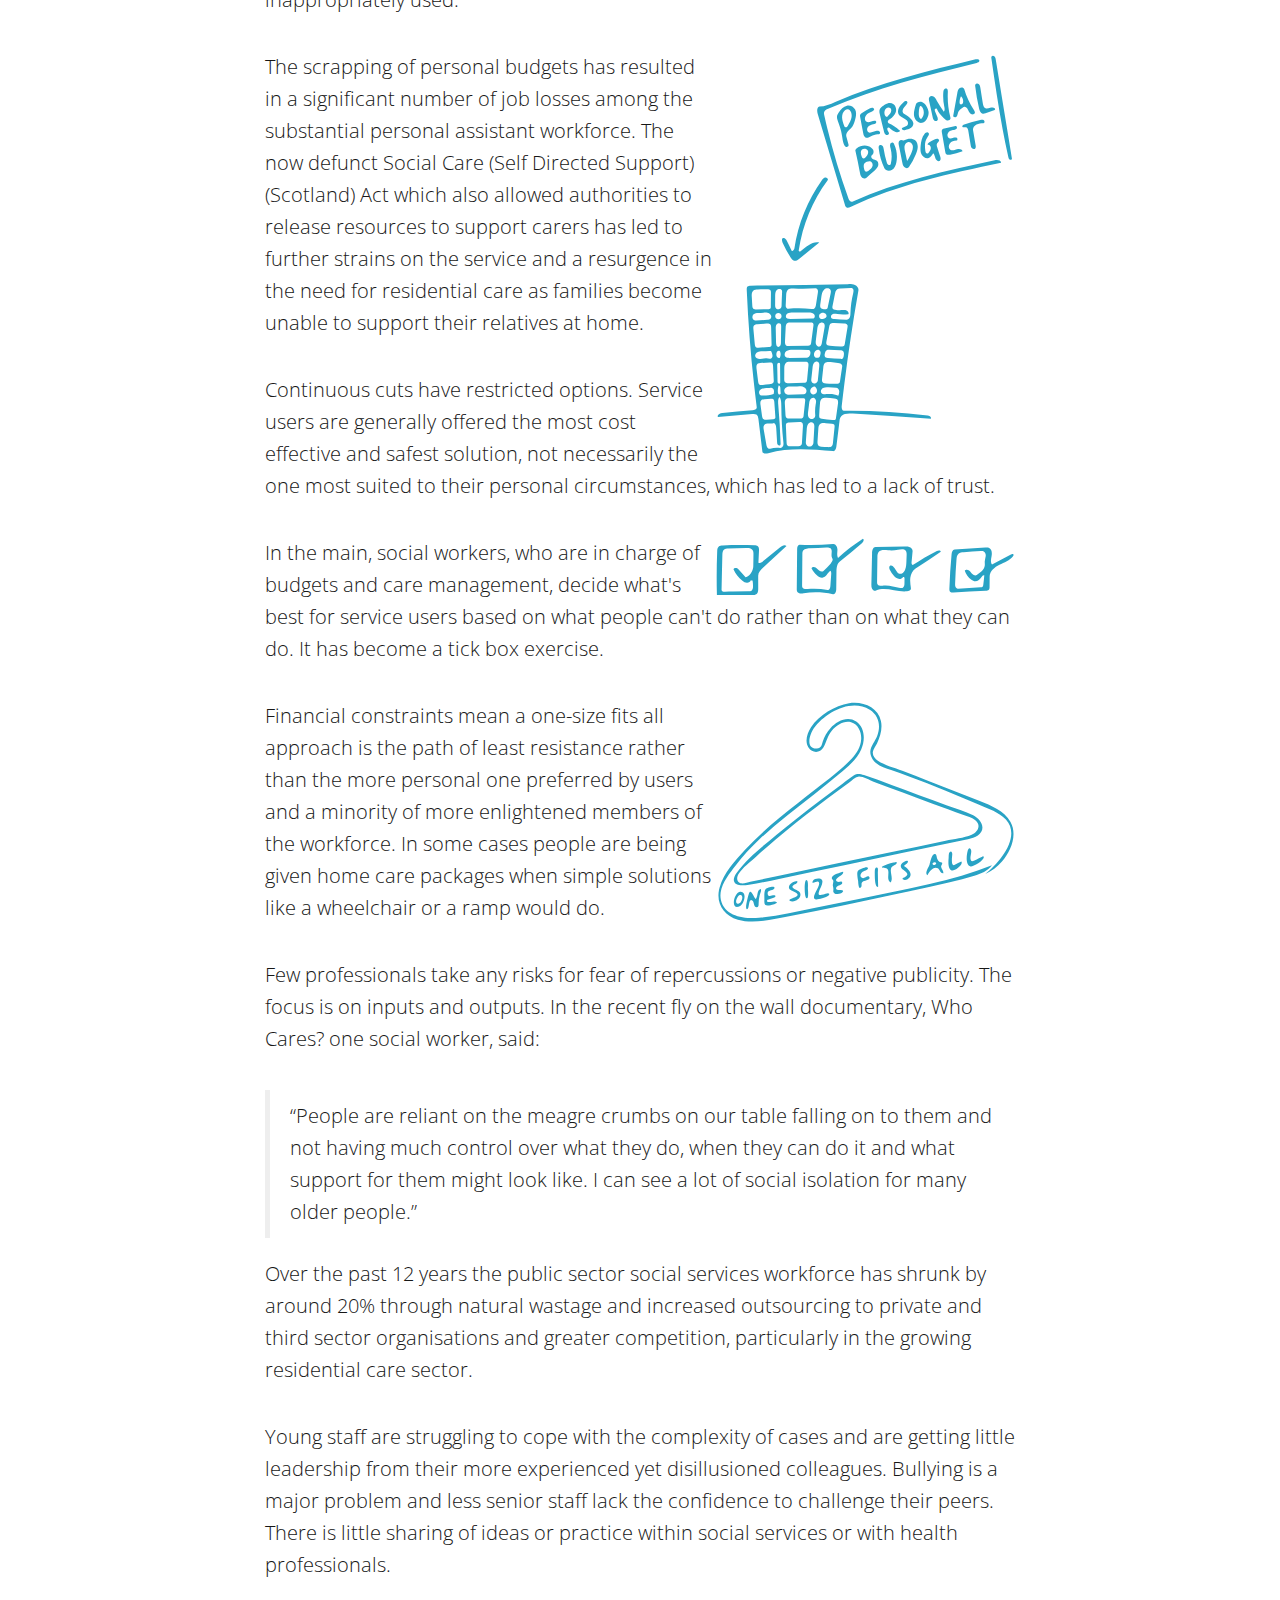
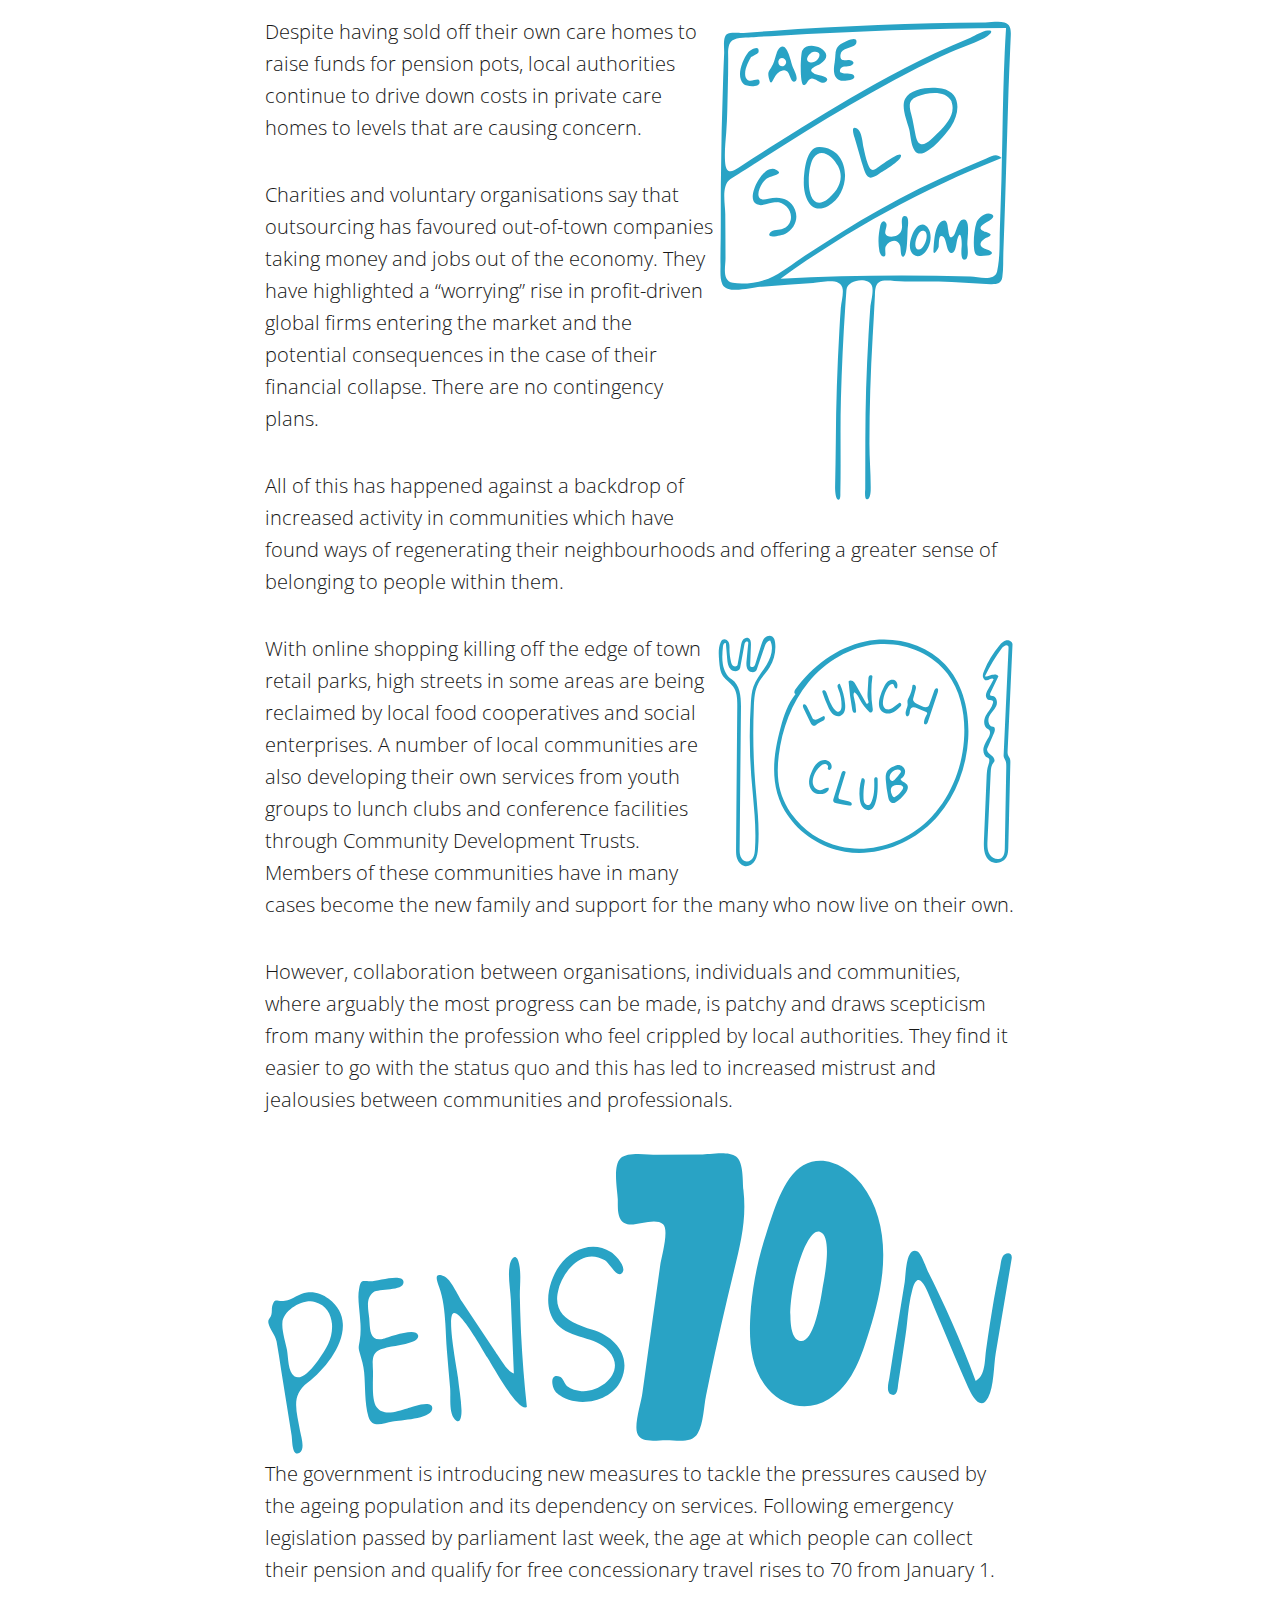
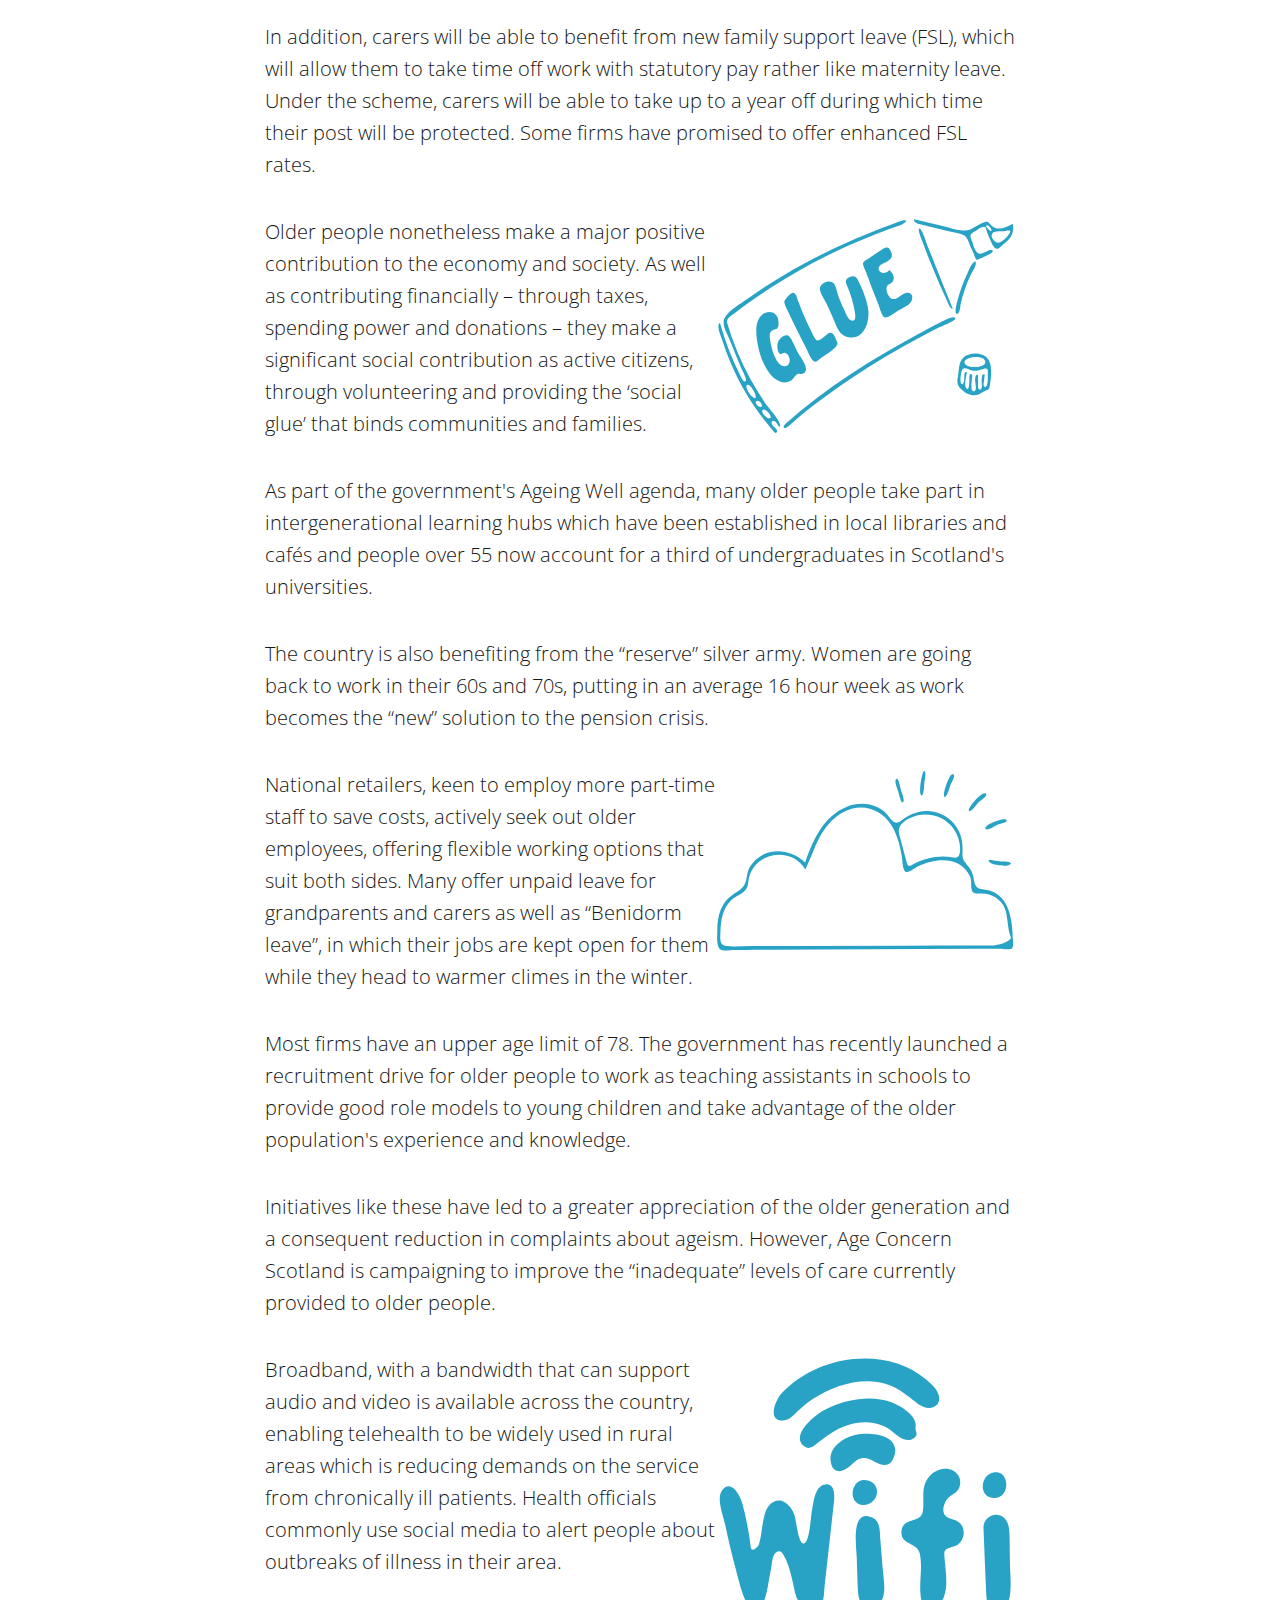
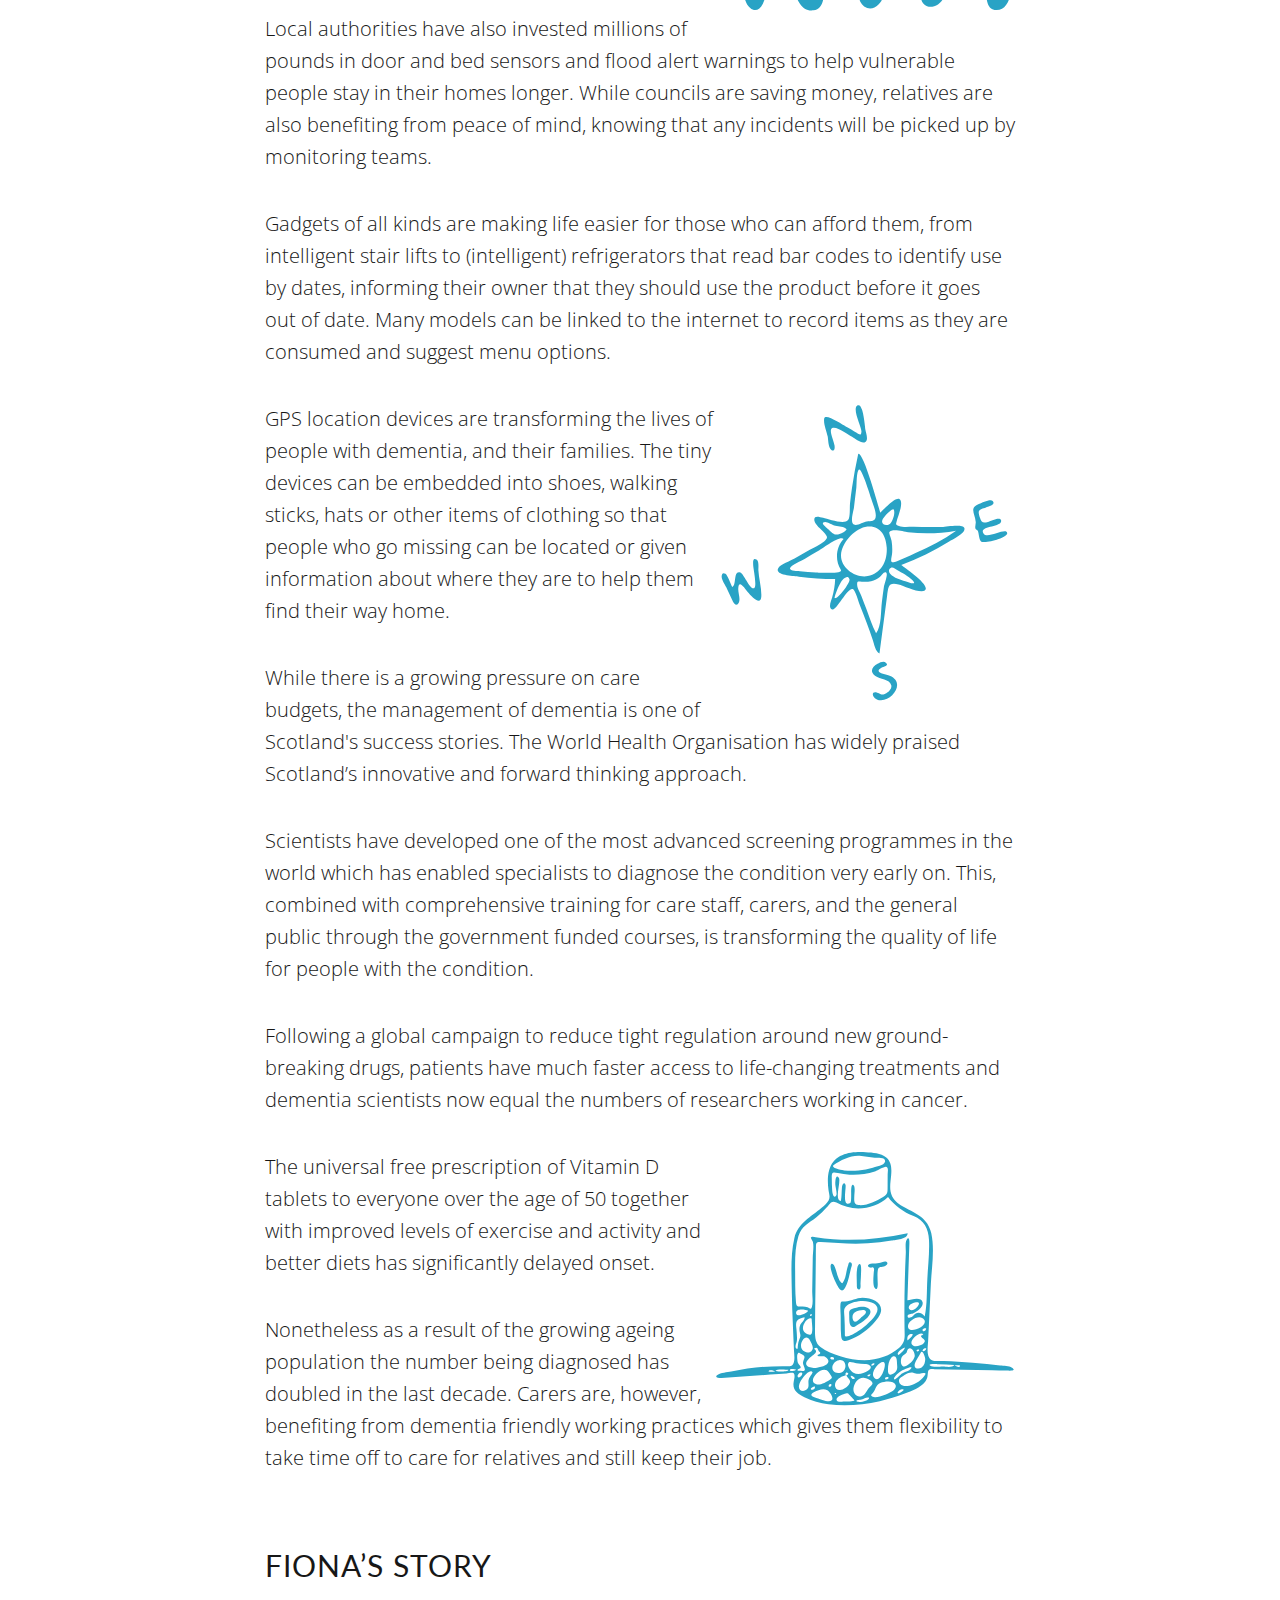
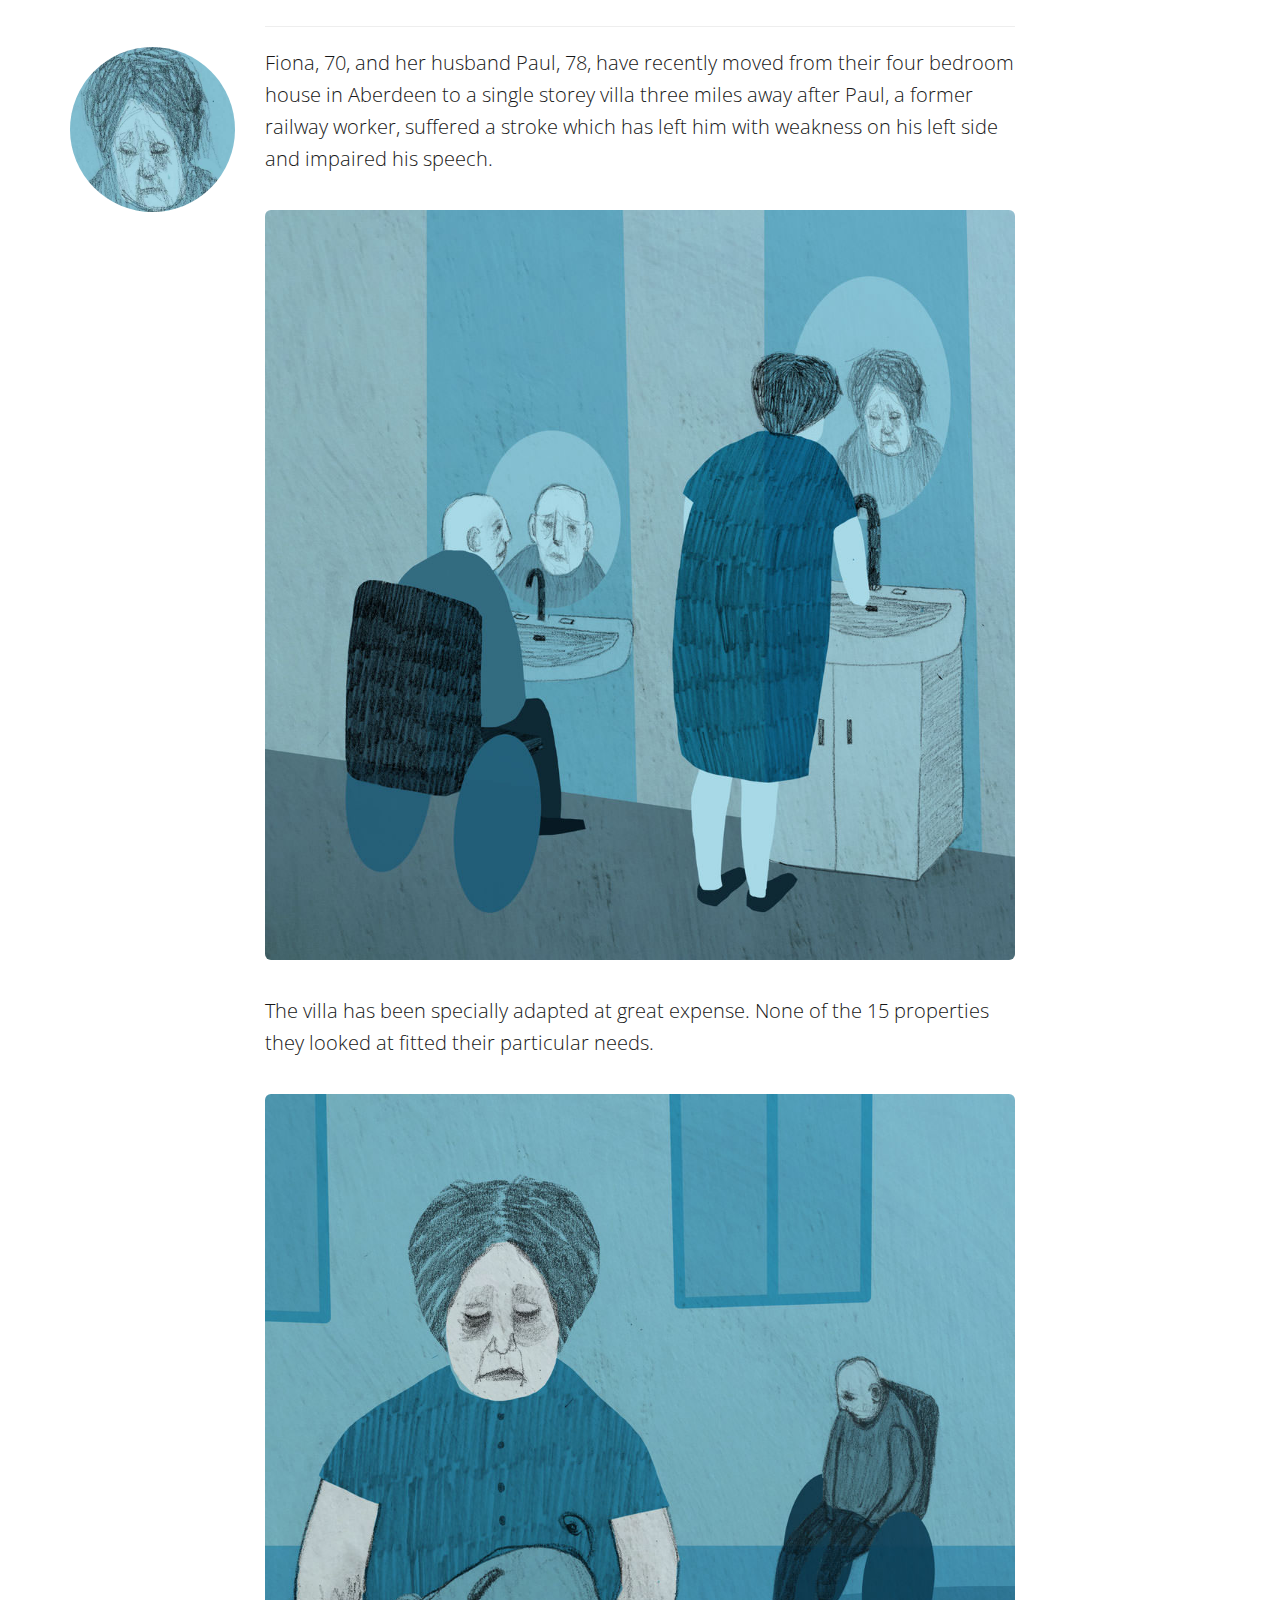
<file: yesterday.html>
<!DOCTYPE html>
<html lang="en">
	<head>
		<meta charset="utf-8">
		<meta http-equiv="X-UA-Compatible" content="IE=edge">
		<meta name="viewport" content="width=device-width, initial-scale=1">
		<meta name="description" content="A critique of the professional workforce, experts clinging to power, defending values rooted in the 20th century. Inability to change locks them into a cycle of short-termism, blame and stigma.">
		<meta name="author" content="The Institute for Research and Innovation in Social Services (IRISS)">
		
		<!--	TWITTER CARD	-->
		<meta name="twitter:card" content="summary_large_image">
		<meta name="twitter:site" content="@irissorg">
		<meta name="twitter:creator" content="@irissorg">
		<meta name="twitter:title" content="Imagining the Future - Yesterday is another world">
		<meta name="twitter:description" content="A critique of the professional workforce, experts clinging to power, defending values rooted in the 20th century. Inability to change locks them into a cycle of short-termism, blame and stigma.">
		<meta name="twitter:image:src" content="http://content.iriss.org.uk/2025/img/bg-yesterday3.jpg">
		<!--	FACEBOOK OPENGRAPH		-->
		<meta property="og:site_name" content="Imagining the Future of support and social services in 2025" />
		<meta property="og:title" content="Imagining the Future - Yesterday is another world" />
		<meta property="og:type" content="article" />
		<meta property="og:url" content="http://content.iriss.org.uk/2025/yesterday.html" />
		<meta property="og:image" content="http://content.iriss.org.uk/2025/img/bg-yesterday3.jpg" />
		<!--	GOOGLE		-->
		<script type="application/ld+json"> { "@context" : "http://schema.org", "@type" : "Article", "name" : "Imagining the Future - Yesterday is another world", "author" : { "@type" : "Person", "name" : "Robert Rae" }, "datePublished" : "2014-11-13", "image" : "http://content.iriss.org.uk/2025/img/bg-yesterday3.jpg", "url" : "http://content.iriss.org.uk/2025/yesterday.html", "publisher" : { "@type" : "Organization", "name" : "The Institute for Research and Innovation in Social Services (IRISS)" } } </script>
		
		<title>Imagining the Future of support and social services in 2025 | Yesterday is another world</title>
		<link href="css/bootstrap.min.css" rel="stylesheet">
		<link href="css/custom.css" rel="stylesheet">
		<!-- <link href="css/animate.min.css" rel="stylesheet"> -->
		<link href="css/font-awesome.min.css" rel="stylesheet" type="text/css">
		<!-- <link href='http://fonts.googleapis.com/css?family=Lato:700,400,300,100' rel='stylesheet' type='text/css'>
		<link href='http://fonts.googleapis.com/css?family=Open+Sans' rel='stylesheet' type='text/css'> -->
		<link href='http://fonts.googleapis.com/css?family=Open+Sans%7CLato:400,100,300,700' rel='stylesheet' type='text/css'>
		<link rel="stylesheet" href="css/print.css" type="text/css" media="print">
				<!--[if lt IE 9]>
				<style>
					.content-section {padding-top: 1em;}
					.img-reponsive{width:100%;}
				</style>
				<script src="https://oss.maxcdn.com/libs/html5shiv/3.7.0/html5shiv.js"></script>
				<script src="https://oss.maxcdn.com/libs/respond.js/1.4.2/respond.min.js"></script>
				<![endif]-->
			</head>
			<body id="page-top" data-spy="scroll" data-target=".navbar-fixed-top" class="landed yesterday world">
				<!-- Navigation -->
				<nav class="navbar navbar-custom navbar-fixed-top" role="navigation">
					<div class="container">
						<div class="navbar-header">
							<button type="button" class="navbar-toggle" data-toggle="collapse" data-target=".navbar-main-collapse">
							<i class="fa fa-bars"></i>
							</button>
							<a class="navbar-brand page-scroll" href="index.html">
								<i class="fa fa-globe"></i> Home
							</a>
						</div>
						<!-- Collect the nav links, forms, and other content for toggling -->
						<div class="collapse navbar-collapse navbar-right navbar-main-collapse">
							<ul class="nav navbar-nav">
								<!-- Hidden li included to remove active class from about link when scrolled up past about section -->
								<li class="hidden">
									<a href="index.html#page-top"></a>
								</li>
								<li class="postwelfare"><a href="post.html">Post Welfare</a>
							</li>
							<li class="newnormal"><a href="newnormal.html">New Normal</a>
						</li>
						<li class="yesterday active"><a href="yesterday.html">Yesterday</a>
					</li>
					<li class="fullyintegrated"><a href="fullyintegrated.html">Fully Integrated</a>
				</li>
				<li class="supportingmaterial"><a href="supportingmaterial.html">More</a>
			</li>
		</ul>
	</div>
	<!-- /.navbar-collapse -->
</div>
<!-- /.container -->
</nav>
<!-- Intro Header -->
<header class="intro yesterday-intro">
<div class="intro-body">
	<div class="container">
		<div class="row">
			<div class="col-md-12">
				<h1 class="brand-heading">Yesterday is another world</h1>
			</div>
		</div>
	</div>
</div>
</header>
<!-- <div class="headercredit"><small><a href="http://mrdoob.com/lab/javascript/webgl/clouds/">Clouds</a> by <a href="http://mrdoob.com"> Mr Doob</a></small> -->
<section id="yesterday" class="container content-section">
<div class="row">
	<div class="col-lg-12">
		<div class="embed-responsive embed-responsive-16by9 videoplayer">
			<iframe class="embed-responsive-item" src="//player.vimeo.com/video/111622964?title=1&amp;byline=0&amp;portrait=0"></iframe>
		</div>
	</div></div>
	<!--
			<div class="row">
						<div class="col-lg-8 col-lg-offset-2 well">
									<p><strong>Yesterday is Another World</strong> results from five drivers</p>
									<ul>
												<li>the professional workforce fails to make the transition from provider to enabler, resulting in a toxic self-protectionist culture</li>
												<li>professional identity issues exacerbated by diminishing resources and increasing drives for efficiency</li>
												<li>the trust / permission dynamic results in a workforce unwilling to take risk, leading to erosion of trust and creation of silos</li>
												<li>a growing mistrust between a risk averse and self-protectionist professional workforce and community-led efforts</li>
												<li>mistrust and tension restricts the professional workforce’s ability to change. Workers feel their professional values and identity have been eroded</li>
									</ul>
									<p>Yesterday is Another World is a strong critique of the professional workforce, experts who cling to power to defend values, mostly rooted in the 20th century. Inability to change locks the workforce into a cycle of short termism, blame and stigma.</p>
						</div>
			</div>
	-->
	<div class="row">
		<div class="col-lg-8 col-lg-offset-2">
			<p><strong>Main characteristics</strong>: <em>hierarchical, inward looking, blame culture, risk averse, people are more dependent on the state, more competitive, some people are excluded and feel isolated, low morale demotivated, undervalued workforce, sceptical more scepticism, not person centred, increase in inequalities, fear and mistrust, professional barriers, power and control in hands of professionals, self protectionism, professionals as experts, dis-empowerment.</em>
			</p>
			<p>Today in 2025 Scotland's health and social services are on the brink of collapse. More than a decade after The Christie Commission called for urgent public sector reform to prepare for a tidal wave of demand in the face of a rapidly ageing population and shrinking budgets, little progress has been made.</p>
			<img src="img/timebomb.svg" class="img-responsive" alt="">
			<p>The demographic time bomb has gone off. Almost half the population is over 50, while a third is aged over 65 and Scotland's fragmented, complex and much reduced public services have reached crisis point as need outstrips supply.</p>
			<p>Attempts to transform the culture and practices within social services have failed as a result of entrenchment among professionals and the short-termism of politicians chasing office rather than long term sustainable change.</p>
			<p>Plans to move to more community-based local care with much wider collaborative working, not just between health and social services, but between the public, private and third sectors, have failed to gather momentum, due in part to a lack of leadership from within the public services.</p>
			<p>Budgetary inflexibility and inconsistencies between national targets and local outcomes have also been major stumbling blocks.</p>
			<p>In the absence of a willingness to raise new revenues through higher taxes, fewer staff are having to achieve more with less. Staff have taken on bigger work loads and wider roles.</p>
			<p>
			<img src="img/budgetcuts.svg" class="img-flow-right" alt="">The majority of social workers are in their 50s, after years in the profession, many are worn down by bureaucracy, budget cuts, rising workload and their low public status.</p>
			<p>Many old timers bemoan the lack of leadership and support from their managers and directors of social work and complain they feel hamstrung by their employers and unable to do their job properly.</p>
			<p>Last month, speaking at the annual Scottish Association of Social Workers conference, senior social worker Meredith West echoed the feeling of many when she said:</p>
		<blockquote><p>&ldquo;This is not why I came into social work. I came in to make a difference. What we need is a return to our core values of the 1970s.&rdquo;</p></blockquote>
		<p>While her comments were well received by colleagues, critics say such views have been the biggest problem for the profession which has failed to transform in line with the realities of the 21st century.</p>
		<p>&ldquo;While the social work values of the 1970s may have been radical then, they are not now,&rdquo; said social services minister, Fraser Murdoch. &ldquo;The social work profession from training to practice has sought to protect its professional identity, control and power relationships based on the values of yesteryear.&rdquo;</p>
		<p>Plans to empower workers in the sector have failed due to weak implementation by resistant service heads. The poor public image of the profession has resulted in a mismatch between the skills required and the people who can be recruited for the pay offered. Attempts to upskill staff have also faltered because, as expected, training budgets were the first to go when money got tight.</p>
		<p>Registration of the profession has been completed but the improvements in care anticipated by the Scottish Social Services Council, and pay increases hoped for by staff, have not materialised. Local authorities pay different rates depending on their own budgets.</p>
		<p>
		<img src="img/tuitionfees.svg" class="img-flow-right" alt="">Meanwhile cuts in funding to colleges and universities have resulted in fewer student places and the reintroduction of tuition fees has driven away many of tomorrow's social workers and support staff.</p>
		<p>Strikes over pay have added to the woes of local authorities struggling to fill the hundreds of vacancies resulting from the critical shortage of social workers and care staff across the country.</p>
		<img src="img/closed.svg" class="img-responsive" alt="">
		<p>
		<img src="img/protest.svg" class="img-flow-right" alt="">Hospitals have been forced to close their doors to all but emergencies, and the lack of support, particularly for the old and vulnerable, has led to demonstrations and protests across the country.</p>
		<p>The government, which was forced to recall parliament from summer recess, has responded by offering incentives ranging from significantly enhanced rates to attract former staff back into the profession, to generous golden hellos and fast track schemes to help boost recruitment from within Scotland and the European Union.</p>
		<p>In addition the Migration Advisory Committee has agreed to lift regulations on applications from professionals from countries outside the EU, should it be necessary to cast the net wider.</p>
		<p>Opposition politicians have blamed the meltdown of social care on poor policy decisions, the lack of joint working with health services and swingeing education cuts.</p>
		<p>In a debate on the crisis, shadow social services minister, Jacqueline McGregor, told the chamber: &ldquo;<em>We have missed opportunity after opportunity to properly address the root causes of deprivation. More than half of all spending is accounted for by interventions that could have been avoided by investing in services that prevent these negative outcomes. Professional protectionism is preventing joint working, causing unnecessary duplication and a shocking waste of tax payers money. We should be using that money to pay staff, particularly those on the front-line, better. I am not surprised we are in this mess when we pay the people who do the most important work the lowest wages.</em>&rdquo;</p>
		<p>Carers' groups, however, have accused politicians from all parties of failing to fix the roof when the sun was shining. There is less money and society's problems are getting worse, with more children in poverty and more older people with no family or friends to look after them.</p>
		<p>Inequalities have been exacerbated by the acute financial squeeze reflected in the increasing number of ghettos of &ldquo;social&rdquo; refugees.</p>
		<p>Prisoner numbers have risen by 30% because of failures to tackle the causes of disadvantage and vulnerability, putting considerable additional pressure on budgets, and diverting resources away from rehabilitation and tackling overcrowding.</p>
		<p>More than half of all the young people in Scottish prisons have been in care and adults in the most deprived areas of Scotland are three times more likely to have a long standing illness compared to those living in the least deprived areas.</p>
		<p>Against the advice of most public policy experts, money is ploughed into bricks and mortar. As ever, politicians are disinclined to support the closure of their local hospitals because the negative publicity may affect their chances of re-election.</p>
		<p>Local authorities are also wedded to tried and tested working practices and continue to invest in large block contracts and old-style solutions such as day centres and care homes despite the fact that clients and surveys constantly tell them what they already know - that most people want to spend time with the people they know and remain in their home as long as they can, preferably until they die.</p>
		<p>In a recent interview on <em>Scotland Today</em>, Gordon Morrison, chief executive of the Scotland Patients' Association, said: &ldquo;Local authorities insist on using anti-societal, artificial institutions which are unresponsive to the needs of individuals and communities. However, as a society we also have to acknowledge our part in this. We want the taxes of America but the services of Scandinavia.&rdquo;</p>
		<p>The gulf between growing expectations of choice and provision has widened. Following growing concern over the cost of personal budgets and negative media stories there has been a backlash against self directed care resulting in the withdrawal of personal budgets for service users.</p>
		<p>Self directed care, has long been considered by its critics as a poor use of scarce resources, particularly when money was used to fund leisure activities and trips abroad.</p>
		<p>Studies have shown that while giving people choices over what service they access had a positive effect on service users, the budgets led to &ldquo;increased bureaucracy and poor use of human resources&rdquo;. Many were poorly managed and sometimes inappropriately used.</p>
		<p>
		<img src="img/personalbudget.svg" class="img-flow-right" alt="">The scrapping of personal budgets has resulted in a significant number of job losses among the substantial personal assistant workforce. The now defunct Social Care (Self Directed Support) (Scotland) Act which also allowed authorities to release resources to support carers has led to further strains on the service and a resurgence in the need for residential care as families become unable to support their relatives at home.</p>
		<p>Continuous cuts have restricted options. Service users are generally offered the most cost effective and safest solution, not necessarily the one most suited to their personal circumstances, which has led to a lack of trust.</p>
		<p>
		<img src="img/ticks.svg" class="img-flow-right" alt="">In the main, social workers, who are in charge of budgets and care management, decide what's best for service users based on what people can't do rather than on what they can do. It has become a tick box exercise.</p>
		<p>
		<img src="img/onesize.svg" class="img-flow-right" alt="">Financial constraints mean a one-size fits all approach is the path of least resistance rather than the more personal one preferred by users and a minority of more enlightened members of the workforce. In some cases people are being given home care packages when simple solutions like a wheelchair or a ramp would do.</p>
		<p>Few professionals take any risks for fear of repercussions or negative publicity. The focus is on inputs and outputs. In the recent fly on the wall documentary, Who Cares? one social worker, said:</p>
	<blockquote><p>&ldquo;People are reliant on the meagre crumbs on our table falling on to them and not having much control over what they do, when they can do it and what support for them might look like. I can see a lot of social isolation for many older people.&rdquo;</p></blockquote>
	<p>Over the past 12 years the public sector social services workforce has shrunk by around 20% through natural wastage and increased outsourcing to private and third sector organisations and greater competition, particularly in the growing residential care sector.</p>
	<p>Young staff are struggling to cope with the complexity of cases and are getting little leadership from their more experienced yet disillusioned colleagues. Bullying is a major problem and less senior staff lack the confidence to challenge their peers. There is little sharing of ideas or practice within social services or with health professionals.</p>
	<p>
	<img src="img/carehomesold.svg" class="img-flow-right" alt="">Despite having sold off their own care homes to raise funds for pension pots, local authorities continue to drive down costs in private care homes to levels that are causing concern.</p>
	<p>Charities and voluntary organisations say that outsourcing has favoured out-of-town companies taking money and jobs out of the economy. They have highlighted a &ldquo;worrying&rdquo; rise in profit-driven global firms entering the market and the potential consequences in the case of their financial collapse. There are no contingency plans.</p>
	<p>All of this has happened against a backdrop of increased activity in communities which have found ways of regenerating their neighbourhoods and offering a greater sense of belonging to people within them.</p>
	<p>
	<img src="img/lunchclub.svg" class="img-flow-right" alt="">With online shopping killing off the edge of town retail parks, high streets in some areas are being reclaimed by local food cooperatives and social enterprises. A number of local communities are also developing their own services from youth groups to lunch clubs and conference facilities through Community Development Trusts. Members of these communities have in many cases become the new family and support for the many who now live on their own.</p>
	<p>However, collaboration between organisations, individuals and communities, where arguably the most progress can be made, is patchy and draws scepticism from many within the profession who feel crippled by local authorities. They find it easier to go with the status quo and this has led to increased mistrust and jealousies between communities and professionals.</p>
	<img src="img/pens70n.svg" class="img-responsive" alt="">
	<p>The government is introducing new measures to tackle the pressures caused by the ageing population and its dependency on services. Following emergency legislation passed by parliament last week, the age at which people can collect their pension and qualify for free concessionary travel rises to 70 from January 1.</p>
	<p>In addition, carers will be able to benefit from new family support leave (FSL), which will allow them to take time off work with statutory pay rather like maternity leave. Under the scheme, carers will be able to take up to a year off during which time their post will be protected. Some firms have promised to offer enhanced FSL rates.</p>
	<p>
	<img src="img/glue.svg" class="img-flow-right" alt="">Older people nonetheless make a major positive contribution to the economy and society. As well as contributing financially – through taxes, spending power and donations – they make a significant social contribution as active citizens, through volunteering and providing the &lsquo;social glue&rsquo; that binds communities and families.</p>
	<p>As part of the government's Ageing Well agenda, many older people take part in intergenerational learning hubs which have been established in local libraries and cafés and people over 55 now account for a third of undergraduates in Scotland's universities.</p>
	<p>The country is also benefiting from the &ldquo;reserve&rdquo; silver army. Women are going back to work in their 60s and 70s, putting in an average 16 hour week as work becomes the &ldquo;new&rdquo; solution to the pension crisis.</p>
	<p>
	<img src="img/cloudy.svg" class="img-flow-right" alt="">National retailers, keen to employ more part-time staff to save costs, actively seek out older employees, offering flexible working options that suit both sides. Many offer unpaid leave for grandparents and carers as well as &ldquo;Benidorm leave&rdquo;, in which their jobs are kept open for them while they head to warmer climes in the winter.</p>
	<p>Most firms have an upper age limit of 78. The government has recently launched a recruitment drive for older people to work as teaching assistants in schools to provide good role models to young children and take advantage of the older population's experience and knowledge.</p>
	<p>Initiatives like these have led to a greater appreciation of the older generation and a consequent reduction in complaints about ageism. However, Age Concern Scotland is campaigning to improve the &ldquo;inadequate&rdquo; levels of care currently provided to older people.</p>
	<p>
	<img src="img/wifi.svg" class="img-flow-right" alt="">Broadband, with a bandwidth that can support audio and video is available across the country, enabling telehealth to be widely used in rural areas which is reducing demands on the service from chronically ill patients. Health officials commonly use social media to alert people about outbreaks of illness in their area.</p>
	<p>Local authorities have also invested millions of pounds in door and bed sensors and flood alert warnings to help vulnerable people stay in their homes longer. While councils are saving money, relatives are also benefiting from peace of mind, knowing that any incidents will be picked up by monitoring teams.</p>
	<p>Gadgets of all kinds are making life easier for those who can afford them, from intelligent stair lifts to (intelligent) refrigerators that read bar codes to identify use by dates, informing their owner that they should use the product before it goes out of date. Many models can be linked to the internet to record items as they are consumed and suggest menu options.</p>
	<p>
	<img src="img/compass.svg" class="img-flow-right" alt="">GPS location devices are transforming the lives of people with dementia, and their families. The tiny devices can be embedded into shoes, walking sticks, hats or other items of clothing so that people who go missing can be located or given information about where they are to help them find their way home.</p>
	<p>While there is a growing pressure on care budgets, the management of dementia is one of Scotland's success stories. The World Health Organisation has widely praised Scotland&rsquo;s innovative and forward thinking approach.</p>
	<p>Scientists have developed one of the most advanced screening programmes in the world which has enabled specialists to diagnose the condition very early on. This, combined with comprehensive training for care staff, carers, and the general public through the government funded courses, is transforming the quality of life for people with the condition.</p>
	<p>Following a global campaign to reduce tight regulation around new ground-breaking drugs, patients have much faster access to life-changing treatments and dementia scientists now equal the numbers of researchers working in cancer.</p>
	<p>
	<img src="img/vitd.svg" class="img-flow-right" alt="">The universal free prescription of Vitamin D tablets to everyone over the age of 50 together with improved levels of exercise and activity and better diets has significantly delayed onset.</p>
	<p>Nonetheless as a result of the growing ageing population the number being diagnosed has doubled in the last decade. Carers are, however, benefiting from dementia friendly working practices which gives them flexibility to take time off to care for relatives and still keep their job.</p>
</div>
</div>
<div class="row">
<div class="col-lg-8 col-lg-offset-2">
	<div class="page-header">
		<h2>Fiona&rsquo;s story</h2>
	</div>
</div>
</div>
<div class="row">
<div class="col-lg-2">
	<img src="img/story/fiona.jpg" alt="" class="visible-lg hidden-print img-responsive img-circle">
</div>
<div class="col-lg-8">
	<p>Fiona, 70, and her husband Paul, 78, have recently moved from their four bedroom house in Aberdeen to a single storey villa three miles away after Paul, a former railway worker, suffered a stroke which has left him with weakness on his left side and impaired his speech.</p>
		<p><img src="img/story/yesterday1.jpg" alt="Fiona and Paul" class="img-responsive img-rounded"></p>
	<p>The villa has been specially adapted at great expense. None of the 15 properties they looked at fitted their particular needs.</p>
	<p><img src="img/story/yesterday2.jpg" alt="Fiona and Paul" class="img-responsive img-rounded"></p>
	<p>Paul has had to give up playing bowls and rarely sees his old friends which has led to bouts of depression. Fiona is his main carer and they survive on their modest pensions. Fiona should get a carer&rsquo;s allowance but she has not yet applied for it as the online procedure is too daunting and her request for help from social services has not resulted in any action so far. &nbsp;</p>
	<p>Paul really needs a speech therapist but they are in short supply and Fiona doesn't like to complain as she knows everyone is under pressure. There is some money left over from the house sale which they had hoped they would pass on to their children, but it seems increasingly likely that it will go towards residential care for Paul.</p>
	<p><img src="img/story/yesterday3.jpg" alt="Fiona taking an anti-depressant" class="img-responsive img-rounded"></p>
	<p>Fiona has been doing her best but is now struggling to cope and has started taking anti-depressants. Even though they only moved a short distance from their old address, the friendship and support network of neighbours they had built up over 30 years is no longer as accessible and has left a void in their lives.</p>
	<p>The couple's children Struan, 40, and Livia, 36, have both moved away from the area for work and can visit only occasionally. Caught up with their own family lives, they have not noticed how serious the situation with their father is and are making no effort to ensure their parents have regular contact with their grandchildren. Fiona&rsquo;s sister Michelle has just been diagnosed with multiple sclerosis and also needs Fiona&rsquo;s help.</p>
</div>
</div>
</section>

<section id="secret" class="content-section text-center secret">
<div class="container">
<div class="col-lg-8 col-lg-offset-2">
	<p><h2>The Secret Social Worker</h2>
	<p><small>reports from the front line of care</small></p>
	<a href="http://thesecretsocialworker.wordpress.com/2014/10/29/i-dont-want-them-ending-up-in-the-system-i-know-how-bad-it-is" class="hidden-print"><img src="img/secretsocialworker.svg" alt="secret social worker eye" width="150"></a><br><br>
	<a href="http://thesecretsocialworker.wordpress.com/2014/10/29/i-dont-want-them-ending-up-in-the-system-i-know-how-bad-it-is" class="btn btn-default hidden-print">The Secret Social Worker Blog</a>
	<div class="visible-print-block text-left">
	<h3>I don’t want them ending up in the system. I know how bad it is</h3>

	<p>Someone wise once told me that everyone has something they care about. You just have to find out what it is, then ask them about it and listen. I had a poster made with that written on it and stuck it in my office so, when things were bad, which is quite often these days, I could remind myself why I became a social worker.</p>

<p>Today even those words don’t help because whatever I think there is little I can really do. My hands are tied. I am the puppet and my local authority is pulling the strings. My colleagues and I are screaming from the roof tops, but no one is listening. So, I hope you are, well reading at least. Things have gone too far and I can’t keep quiet any more. Bad management and cost cutting is killing people. Yes, killing people.</p>

<p>Last week I was part of a team sent to chase up some accounting “anomalies” regarding four patients in their nineties. We found one of them dead in her house. No one had been there for weeks even though she was supposed to have been visited by a health and social care practitioner every Thursday. A new member of staff had come in but no one had properly briefed him about who he was required to visit.  Apparently there was a language issue.  He was from Argentina.</p>

<p>One of the other patients is now in hospital in a critical condition – he wasn’t taking his drugs –  and two have gone AWOL. We don’t know where they are. They could be dead too. What are we supposed to tell their families?</p>

<p>How did they slip through a system that is supposed to be all about caring you ask.  Well, targets for one thing and too much interference from the suits who don’t know what they are talking about. Plus there’s not enough time spent talking to the people who matter. The managers are always in meetings about budgets, all our training has been cancelled and we only deal with the really serious stuff that might get in the newspapers.</p>

<p>We are so busy making sure we have covered our backs on the bureaucracy that we rarely get out to see people. I see the office cleaner more than I see clients. We are failing the people who need us most. Now we’ve gone into overdrive and have been ordered by our panicked management to visit everyone in receipt of social care. Yeah, that’s a really good use of our dwindling budgets.</p>

<p>This is one of many scandals.  Last month three siblings ended up staying at a hotel because we couldn’t find any foster care for them and there was no residential home with space for them. The hotel had been risk assessed, of course! Bet that made their parents feel better. Fortunately for them that meant the mini bar was locked, though I am sure my colleagues probably could have done with a couple of  drinks.</p>

<p>I don’t want to do this any more but I don’t have much choice as I am a single mum with two kids. I don’t want them ending up in the system. I know how bad it is.</p>
</div>


</div>
</div>
</section>
<!-- Footer -->
	<footer>
		<div class="container">
			<div class="row subfooter">
				<div class="col-sm-4">
					<h2>The Worlds</h2>
					<ul class="list-unstyled">
						<li><i class="fa fa-globe fa-fw" aria-hidden="true"></i><a href="index.html"> Home</a></li>
						<li><i class="fa fa-globe fa-fw postwelfareglobe-small" aria-hidden="true"></i><a href="post.html"> Post Welfare</a></li>
						<li><i class="fa fa-globe fa-fw newnormalglobe-small" aria-hidden="true"></i><a href="newnormal.html"> New Normal</a></li>
						<li><i class="fa fa-globe fa-fw yesterdayglobe-small" aria-hidden="true"></i><a href="yesterday.html"> Yesterday</a></li>
						<li><i class="fa fa-globe fa-fw integratedglobe-small" aria-hidden="true"></i><a href="fullyintegrated.html"> Fully Integrated</a></li>
					</ul>
				</div>
				
				<div class="col-sm-4">
					<h2>Supporting Materials</h2>
					<ul class="list-unstyled">
						<li><i class="fa fa-info-circle fa-fw" aria-hidden="true"></i> <a href="method.html">Methodology &amp; Background</a></li>
						<li><i class="fa fa-book fa-fw" aria-hidden="true"></i> <a href="evidence.html">Evidence Base</a></li>
						<li><i class="fa fa-wrench fa-fw" aria-hidden="true"></i> <a href="workshop.html">Workshop Toolkit</a></li>
						<li><i class="fa fa-ticket fa-fw" aria-hidden="true"></i> <a href="exhibition.html">Exhibition of The Future</a></li>
						<li><i class="fa fa-road fa-fw" aria-hidden="true"></i> <a href="leading.html">Leading the Future</a></li>
					</ul>
				</div>

				<div class="col-sm-4">
					<h2>Contact</h2>
					<ul class="list-unstyled">
						<li><i class="fa fa-twitter fa-fw" aria-hidden="true"></i> <a href="https://twitter.com/hashtag/itfiriss?src=hash">Twitter</a></li>
						<li><i class="fa fa-comments fa-fw" aria-hidden="true"></i> <a href="workshop.html#feedback">Leave comment</a></li>
						<li><i class="fa fa-envelope fa-fw" aria-hidden="true"></i> <a href="mailto:enquiries@iriss.org.uk">enquiries@iriss.org.uk</a></li>
					</ul>
				</div>
				
			</div>
			
			<div class="row">
				<div class="col-lg-12">
					<a href="http://www.iriss.org.uk" class="hidden-print">
						<img width="140" height="60" title="Visit the IRISS website" alt="Institute for Research and Innovation in the Social Services" src="img/logo-iriss.svg" class="hidden-print" />
					</a>
					<img width="140" height="60" title="Visit the IRISS website" alt="Institute for Research and Innovation in the Social Services" src="img/logo-iriss-black.svg" class="visible-print-inline" />
					<p>This work is licensed under the Creative Commons Attribution-Non Commercial-Share Alike 2.5 UK: Scotland Licence &copy; 2014</p>
					<p>The Institute for Research and Innovation in Social Services (IRISS) is a charitable company limited by guarantee. Registered in Scotland: No 313740. Scottish Charity No: SC037882. Registered Office: Brunswick House, 51 Wilson Street, Glasgow, G1 1UZ</p>
				</div></div>
			</div>
		</footer>
<script src="js/jquery-1.11.1.min.js"></script>
<script async src="js/bootstrap.min.js"></script>
<!-- <script src="js/svgeezy.min.js"></script> -->
<script async src="js/custom.js"></script>
<script>
(function(i,s,o,g,r,a,m){i['GoogleAnalyticsObject']=r;i[r]=i[r]||function(){
(i[r].q=i[r].q||[]).push(arguments)},i[r].l=1*new Date();a=s.createElement(o),
m=s.getElementsByTagName(o)[0];a.async=1;a.src=g;m.parentNode.insertBefore(a,m)
})(window,document,'script','//www.google-analytics.com/analytics.js','ga');
ga('create', 'UA-814723-1', 'auto');
ga('send', 'pageview');
</script>
</body>
</html>
</file>
<file: css/print.css>
body {margin:0; padding:0; line-height: 1.4em; word-spacing:1px; letter-spacing:0.2px; font: 13px Arial, Helvetica,"Lucida Grande", serif; color: #000;}
/*Header*/
h1,h2,h3,h4,h5 {color:#000; font-size:2em;}
/* Links */
a:link, a:visited {background: transparent; color:#333; text-decoration:none;}
a:link[href^="http://"]:after, a[href^="http://"]:visited:after {content: " (" attr(href) ") "; font-size: 11px;}
a[href^="http://"] {color:#000;} 
/*Image*/
img, img a, .more-link a {border:none;}
 .world img[src$=".svg"] {  width: 40%;}  
 .world img[src*="logo-iriss-black"] {width: 140px;}
/*Remove Element*/
.navigation,.btn-circle,#activity,.videoplayer, .subfooter, .headercredit,.headercredithome{display:none;}

.printstory{
	position: auto;
  width: inherit;
  height: auto;
  padding: inherit;
  margin: inherit;
  overflow: inherit;
  clip:auto;
  border: 0;
}
.intro, .intro-alt,.newnormal-grad{height:25%;}
.jumbotron.ardoch{
	height: auto;
	padding: 0;
	margin: 0;
}
</file>
<file: css/bar-ui.css>
.sm2-bar-ui {
 position: relative;
 display: inline-block;
 width: 100%;
 font-family: helvetica, arial, verdana, sans-serif;
 font-weight: normal;
 /* prevent background border bleed */
 -webkit-background-clip: padding-box;
 background-clip: padding-box;
 /* because indeed, fonts do look pretty "fat" otherwise in this case. */
 -moz-osx-font-smoothing: grayscale;
 -webkit-font-smoothing: antialiased;
 /* http://files.christophzillgens.com/webkit-font-smoothing.html */
 /* font-smoothing: subpixel-antialiased; */
 /* general font niceness? */
 font-smoothing: antialiased;
 text-rendering: optimizeLegibility;
 min-width: 20em;
 max-width: 30em;
 /* take out overflow if you want an absolutely-positioned playlist dropdown. */
 border-radius: 2px;
 overflow: hidden;
 /* just for fun (animate normal / full-width) */
 transition: max-width 0.2s ease-in-out;
}

.sm2-bar-ui .sm2-playlist li {
 text-align: center;
 font-size: 92.5%;
 line-height: 1em;
}

.sm2-bar-ui.compact {
 min-width: 1em;
 max-width: 15em;
}

.sm2-bar-ui ul {
 line-height: 1em;
}

/* want things left-aligned? */
.sm2-bar-ui.left .sm2-playlist li {
 text-align: left;
}

.sm2-bar-ui .sm2-playlist li .load-error {
  cursor: help;
}

.sm2-bar-ui.full-width {
 max-width: 100%;
 z-index: 5;
}

.sm2-bar-ui.fixed {
 position: fixed;
 top: auto;
 bottom: 0px;
 left: 0px;
 border-radius: 0px;
 /* so the absolutely-positioned playlist can show... */
 overflow: visible;
 /* and this should probably have a high z-index. tweak as needed. */
 z-index: 999;
}

.sm2-bar-ui.fixed .bd,
.sm2-bar-ui.bottom .bd {
 /* display: table; */
 border-radius: 0px;
 border-bottom: none;
}

.sm2-bar-ui.bottom {
 /* absolute bottom-aligned UI */
 top: auto;
 bottom: 0px;
 left: 0px;
 border-radius: 0px;
 /* so the absolutely-positioned playlist can show... */
 overflow: visible;
}

.sm2-bar-ui.playlist-open .bd {
 border-bottom-left-radius: 0px;
 border-bottom-right-radius: 0px;
 border-bottom-color: transparent;
}

.sm2-bar-ui .bd,
.sm2-bar-ui .sm2-extra-controls {
 position: relative;
 background-color: #2288cc;
 /*
 transition: background 0.2s ease-in-out;
 */
}

.sm2-bar-ui .sm2-inline-gradient {
 /* gradient */
 position: absolute;
 left: 0px;
 top: 0px;
 width: 100%;
 height: 100%;
 background-image: -moz-linear-gradient(to bottom, rgba(255,255,255,0.125) 5%, rgba(255,255,255,0.125) 45%, rgba(255,255,255,0.15) 52%, rgba(0,0,0,0.01) 51%, rgba(0,0,0,0.1) 95%); /* W3C */
 background-image: linear-gradient(to bottom, rgba(255,255,255,0.125) 5%, rgba(255,255,255,0.125) 45%, rgba(255,255,255,0.15) 50%, rgba(0,0,0,0.1) 51%, rgba(0,0,0,0.1) 95%); /* W3C */
}

.sm2-bar-ui.flat .sm2-inline-gradient {
 background-image: none;
}

.sm2-bar-ui.flat .sm2-box-shadow {
 display: none;
 box-shadow: none;
}

.sm2-bar-ui.no-volume .sm2-volume {
 /* mobile devices (android + iOS) ignore attempts to set volume. */
 display: none;
}

.sm2-bar-ui.textured .sm2-inline-texture {
 position: absolute;
 top: 0px;
 left: 0px;
 width: 100%;
 height: 100%;
 /* for example */
 /* background-image: url(../img/wood_pattern_dark.png); */
 /* additional opacity effects can be applied here. */
 opacity: 0.75;

}

.sm2-bar-ui.textured.dark-text .sm2-inline-texture {
 /* dark text + textured case: use light wood background (for example.) */
 /* background-image: url(../img/patterns/wood_pattern.png); */
}

.sm2-bar-ui.textured.dark-text .sm2-playlist-wrapper {
 /* dark text + textured case: ditch 10% dark on playlist body. */
 background-color: transparent;
}

.sm2-bar-ui.textured.dark-text .sm2-playlist-wrapper ul li:hover a,
.sm2-bar-ui.textured.dark-text .sm2-playlist-wrapper ul li.selected a {
 /* dark + textured case: dark highlights */
 background-color: rgba(0,0,0,0.1);
 background-image: url(../img/black-10.png);
 /* modern browsers don't neeed the image */
 background-image: none, none;
}

.sm2-bar-ui .bd {
 display: table;
 border-bottom: none;
}

.sm2-bar-ui .sm2-playlist-wrapper {
 background-color: rgba(0,0,0,0.1);
}

.sm2-bar-ui .sm2-extra-controls .bd {
 background-color: rgba(0,0,0,0.2);
}


.sm2-bar-ui.textured .sm2-extra-controls .bd {
 /* lighten extra color overlays */
 background-color: rgba(0,0,0,0.05);
}

.sm2-bar-ui .sm2-extra-controls {
 background-color: transparent;
 border: none;
}

.sm2-bar-ui .sm2-extra-controls .bd {
 /* override full-width table behaviour */
 display: block;
 border: none;
}

.sm2-bar-ui .sm2-extra-controls .sm2-inline-element {
 display: inline-block;
}

.sm2-bar-ui,
.sm2-bar-ui .bd a {
 color: #fff;
}

.sm2-bar-ui.dark-text,
.sm2-bar-ui.dark-text .bd a {
 color: #000;
}

.sm2-bar-ui.dark-text .sm2-inline-button {
 /* Warning/disclaimer: SVG might be fuzzy when inverted on Chrome, losing resolution on hi-DPI displays. */
 -webkit-filter: invert(1);
 /* SVG-based invert filter for Firefox */
 filter: url("data:image/svg+xml;utf8,<svg xmlns=\'http://www.w3.org/2000/svg\'><filter id=\'invert\'><feColorMatrix in='SourceGraphic' type='matrix' values='-1 0 0 0 1 0 -1 0 0 1 0 0 -1 0 1 0 0 0 1 0'/></filter></svg>#invert");
 /* IE 8 inverse filter, may only match pure black/white */
 /* filter: xray; */
 /* pending W3 standard */
 filter: invert(1);
 /* not you, IE < 10. */
 filter: none\9;
}

.sm2-bar-ui .bd a {
 text-decoration: none;
}

.sm2-bar-ui .bd .sm2-button-element:hover {
 background-color: rgba(0,0,0,0.1);
 background-image: url(../img/black-10.png);
 background-image: none, none;
}

.sm2-bar-ui .bd .sm2-button-element:active {
 background-color: rgba(0,0,0,0.25);
 background-image: url(../img/black-25.png);
 background-image: none, none;
}

.sm2-bar-ui .bd .sm2-extra-controls .sm2-button-element:active .sm2-inline-button,
.sm2-bar-ui .bd .active .sm2-inline-button/*,
.sm2-bar-ui.playlist-open .sm2-menu a */{
 -ms-transform: scale(0.9);
 -webkit-transform: scale(0.9);
 -webkit-transform-origin: 50% 50%;
 /* firefox doesn't scale quite right. */
 transform: scale(0.9);
 transform-origin: 50% 50%;
 /* firefox doesn't scale quite right. */
 -moz-transform: none;
}

.sm2-bar-ui .bd .sm2-extra-controls .sm2-button-element:hover,
.sm2-bar-ui .bd .sm2-extra-controls .sm2-button-element:active,
.sm2-bar-ui .bd .active {
 background-color: rgba(0,0,0,0.1);
 background-image: url(../img/black-10.png);
 background-image: none, none;
}

.sm2-bar-ui .bd .sm2-extra-controls .sm2-button-element:active {
 /* box shadow is excessive on smaller elements. */
 box-shadow: none;
}

.sm2-bar-ui {
 /* base font size */
 font-size: 15px;
 text-shadow: none;
}

.sm2-bar-ui .sm2-inline-element {
 position: relative;
 display: inline-block;
 vertical-align: middle;
 padding: 0px;
 overflow: hidden;
}

.sm2-bar-ui .sm2-inline-element,
.sm2-bar-ui .sm2-button-element .sm2-button-bd {
 position: relative;
 /**
  * .sm2-button-bd exists because of a Firefox bug from 2000
  * re: nested relative / absolute elements inside table cells.
  * https://bugzilla.mozilla.org/show_bug.cgi?id=63895
  */
}

.sm2-bar-ui .sm2-inline-element,
.sm2-bar-ui .sm2-button-element .sm2-button-bd {
 /**
  * if you play with UI width/height, these are the important ones.
  * NOTE: match these values if you want square UI buttons.
  */
 min-width: 2.8em;
 min-height: 2.8em;
}

.sm2-bar-ui .sm2-inline-button {
 position: absolute;
 top: 0px;
 left: 0px;
 width: 100%;
 height: 100%;
}

.sm2-bar-ui .sm2-extra-controls .bd {
 /* don't double-layer. */
 background-image: none;
 background-color: rgba(0,0,0,0.15);
}

.sm2-bar-ui .sm2-extra-controls .sm2-inline-element {
 width: 25px; /* bare minimum */
 min-height: 1.75em;
 min-width: 2.5em;
}

.sm2-bar-ui .sm2-inline-status {
 line-height: 100%;
 /* how much to allow before truncating song artist / title with ellipsis */
 display: inline-block;
 min-width: 200px;
 max-width: 20em;
 /* a little more spacing */
 padding-left: 0.75em;
 padding-right: 0.75em;
}

.sm2-bar-ui .sm2-inline-element {
 /* extra-small em scales up nicely, vs. 1px which gets fat */
 border-right: 0.075em dotted #666; /* legacy */
 border-right: 0.075em solid rgba(0,0,0,0.1);
}

.sm2-bar-ui .sm2-inline-element.noborder {
 border-right: none;
}

.sm2-bar-ui .sm2-inline-element.compact {
 min-width: 2em;
 padding: 0px 0.25em;
}

.sm2-bar-ui .sm2-inline-element:first-of-type {
 border-top-left-radius: 3px;
 border-bottom-left-radius: 3px;
 overflow: hidden;
}

.sm2-bar-ui .sm2-inline-element:last-of-type {
 border-right: none;
 border-top-right-radius: 3px;
 border-bottom-right-radius: 3px;
}

.sm2-bar-ui .sm2-inline-status a:hover {
 background-color: transparent;
 text-decoration: underline;
}

.sm2-inline-time,
.sm2-inline-duration {
 display: table-cell;
 width: 1%;
 font-size: 75%;
 line-height: 0.9em;
 min-width: 2em; /* if you have sounds > 10:00 in length, make this bigger. */
 vertical-align: middle;
}

.sm2-bar-ui .sm2-playlist {
 position: relative;
 height: 1.45em;
}

.sm2-bar-ui .sm2-playlist-target {
 /* initial render / empty case */
 position: relative;
 min-height: 1em;
}

.sm2-bar-ui .sm2-playlist ul {
 position: absolute;
 left: 0px;
 top: 0px;
 width: 100%;
 list-style-type: none;
 overflow: hidden;
 white-space: nowrap;
 text-overflow: ellipsis;
}

.sm2-bar-ui p,
.sm2-bar-ui .sm2-playlist ul,
.sm2-bar-ui .sm2-playlist ul li {
 margin: 0px;
 padding: 0px;
}

.sm2-bar-ui .sm2-playlist ul li {
 position: relative;
}

.sm2-bar-ui .sm2-playlist ul li,
.sm2-bar-ui .sm2-playlist ul li a {
 position: relative;
 display: block;
 /* prevent clipping of characters like "g" */
 height: 1.5em;
 white-space: nowrap;
 overflow: hidden;
 text-overflow: ellipsis;
 text-align: center;
}

.sm2-row {
 display: table-row;
}

.sm2-progress-bd {
 /* spacing between progress track/ball and time (position) */
 padding: 0px 0.8em;
}

.sm2-progress .sm2-progress-track,
.sm2-progress .sm2-progress-ball,
.sm2-progress .sm2-progress-bar {
 position: relative;
 width: 100%;
 height: 0.65em;
 border-radius: 0.65em;
}

.sm2-progress .sm2-progress-bar {
 /* element which follows the progres "ball" as it moves */
 position: absolute;
 left: 0px;
 top: 0px;
 width: 0px;
 background-color: rgba(0,0,0,0.33);
 background-image: url(../img/black-33.png);
 background-image: none, none;
}

.volume-shade,
.playing .sm2-progress .sm2-progress-track,
.paused .sm2-progress .sm2-progress-track {
 cursor: pointer;
}

.playing .sm2-progress .sm2-progress-ball {
 cursor: -moz-grab;
 cursor: -webkit-grab;
 cursor: grab;
}

.sm2-progress .sm2-progress-ball {
 position: absolute;
 top: 0px;
 left: 0px;
 width: 1em;
 height: 1em;
 margin: -0.2em 0px 0px -0.5em;
 width: 14px;
 height: 14px;
 margin: -2px 0px 0px -7px;
 width: 0.9333em;
 height: 0.9333em;
 margin: -0.175em 0px 0px -0.466em;
 background-color: #fff;
 padding: 0px;
/*
 z-index: 1;
*/
 -webkit-transition: -webkit-transform 0.15s ease-in-out;
 transition: transform 0.15s ease-in-out;
}

/*
.sm2-bar-ui.dark-text .sm2-progress .sm2-progress-ball {
 background-color: #000;
}
*/

.sm2-progress .sm2-progress-track {
 background-color: rgba(0,0,0,0.4);
 background-image: url(../img/black-33.png); /* legacy */
 background-image: none, none; /* modern browsers */
}

/* scrollbar rules have to be separate, browsers not supporting this syntax will skip them when combined. */
.sm2-playlist-wrapper ul::-webkit-scrollbar-track {
 background-color: rgba(0,0,0,0.4);
}

.playing.grabbing .sm2-progress .sm2-progress-track,
.playing.grabbing .sm2-progress .sm2-progress-ball {
 cursor: -moz-grabbing;
 cursor: -webkit-grabbing;
 cursor: grabbing;
}

.sm2-bar-ui.grabbing .sm2-progress .sm2-progress-ball {
 -webkit-transform: scale(1.15);
 transform: scale(1.15);
}

.sm2-inline-button {
 background-position: 50% 50%;
 background-repeat: no-repeat;
 /* hide inner text */
 line-height: 10em;
 /**
  * image-rendering seems to apply mostly to Firefox in this case. Use with caution.
  * https://developer.mozilla.org/en-US/docs/Web/C../img-rendering#Browser_compatibility
  */
 image-rendering: -moz-crisp-edges;
 image-rendering: -webkit-optimize-contrast;
 image-rendering: crisp-edges;
 -ms-interpolation-mode: nearest-neighbor;
 -ms-interpolation-mode: bicubic;
}

.play-pause,
.play-pause:hover,
.paused .play-pause:hover {
 background-image: url(../img/icomoon/entypo-25px-ffffff/PNG/play.png);
 background-image: none, url(../img/icomoon/entypo-25px-ffffff/SVG/play.svg);
 background-size: 67.5%;
 background-position: 40% 53%;
}

.playing .play-pause {
 background-image: url(../img/icomoon/entypo-25px-ffffff/PNG/pause.png);
 background-image: none, url(../img/icomoon/entypo-25px-ffffff/SVG/pause.svg);
 background-size: 57.6%;
 background-position: 50% 53%;
}

.sm2-volume-control {
 background-image: url(../img/icomoon/entypo-25px-ffffff/PNG/volume.png);
 background-image: none, url(../img/icomoon/entypo-25px-ffffff/SVG/volume.svg);
}

.sm2-volume-control,
.sm2-volume-shade {
 background-position: 42% 50%;
 background-size: 56%;
}

.volume-shade {
 filter: alpha(opacity=33); /* <= IE 8 */
 opacity: 0.33;
/* -webkit-filter: invert(1);*/
 background-image: url(../img/icomoon/entypo-25px-000000/PNG/volume.png);
 background-image: none, url(../img/icomoon/entypo-25px-000000/SVG/volume.svg);
}

.menu {
 background-image: url(../img/icomoon/entypo-25px-ffffff/PNG/list2.png);
 background-image: none, url(../img/icomoon/entypo-25px-ffffff/SVG/list2.svg);
 background-size: 58%;
 background-position: 54% 51%;
}

.previous {
 background-image: url(../img/icomoon/entypo-25px-ffffff/PNG/first.png);
 background-image: none, url(../img/icomoon/entypo-25px-ffffff/SVG/first.svg);
}

.next {
 background-image: url(../img/icomoon/entypo-25px-ffffff/PNG/last.png);
 background-image: none, url(../img/icomoon/entypo-25px-ffffff/SVG/last.svg);
}

.previous,
.next {
 background-size: 49.5%;
 background-position: 50% 50%;
}


.sm2-extra-controls .previous,
.sm2-extra-controls .next {
 backgound-size: 53%;
}

.shuffle {
 background-image: url(../img/icomoon/entypo-25px-ffffff/PNG/shuffle.png);
 background-image: none, url(../img/icomoon/entypo-25px-ffffff/SVG/shuffle.svg);
 background-size: 45%;
 background-position: 50% 50%;
}

.repeat {
 background-image: url(../img/icomoon/entypo-20px-ffffff/PNG/loop.png);
 background-image: none, url(../img/icomoon/entypo-25px-ffffff/SVG/loop.svg);
 background-position: 50% 43%;
 background-size: 54%;
}

.sm2-extra-controls .repeat {
 background-position: 50% 45%;
}

.sm2-progress-ball .icon-overlay {
 position: absolute;
 width: 100%;
 height: 100%;
 top: 0px;
 left: 0px;
 background: none, url(../img/icomoon/free-25px-000000/SVG/spinner.svg);
 background-size: 72%;
 background-position: 50%;
 background-repeat: no-repeat;
 display: none; 
}

.playing.buffering .sm2-progress-ball .icon-overlay {
 display: block;
 -webkit-animation: spin 0.6s linear infinite;
 animation: spin 0.6s linear infinite;
}

@-webkit-keyframes spin {
 0% {
  -webkit-transform: rotate(0deg);
 }
 100% {
  -webkit-transform: rotate(360deg);
 }
}

@-moz-keyframes spin {
 0% {
  transform: rotate(0deg);
 }
 100% {
  transform: rotate(360deg);
 }
}

@keyframes spin {
 0% {
  transform: rotate(0deg);
 }
 100% {
  transform: rotate(360deg);
 }
}

.sm2-element ul {
 font-size: 95%;
 list-style-type: none;
}

.sm2-element ul,
.sm2-element ul li {
 margin: 0px;
 padding: 0px;
}

.bd.sm2-playlist-drawer {
 /* optional: absolute positioning */
 /* position: absolute; */
 z-index: 3;
 border-radius: 0px;
 width: 100%;
 height: 0px;
 border: none;
 background-image: none;
 display: block;
 overflow: hidden;
 transition: height 0.2s ease-in-out;
}

.sm2-bar-ui.fixed .bd.sm2-playlist-drawer,
.sm2-bar-ui.bottom .bd.sm2-playlist-drawer {
 position: absolute;
}

.sm2-bar-ui.fixed .sm2-playlist-wrapper,
.sm2-bar-ui.bottom .sm2-playlist-wrapper {
 padding-bottom: 0px;
}

.sm2-bar-ui.fixed .bd.sm2-playlist-drawer,
.sm2-bar-ui.bottom .bd.sm2-playlist-drawer {
 /* show playlist on top */
 bottom: 2.8em;
}

.sm2-bar-ui .bd.sm2-playlist-drawer {
 opacity: 0.5;
 /* redraw fix for Chrome, background color doesn't always draw when playlist drawer open. */
 transform: translateZ(0);
}

/* experimental, may not perform well. */
/*
.sm2-bar-ui .bd.sm2-playlist-drawer a {
 -webkit-filter: blur(5px);
}
*/

.sm2-bar-ui.playlist-open .bd.sm2-playlist-drawer {
 opacity: 1;
}

.sm2-bar-ui.playlist-open .bd.sm2-playlist-drawer a {
 -webkit-filter: none; /* blur(0px) was still blurred on retina displays, as of 07/2014 */
}

.sm2-bar-ui.fixed.playlist-open .bd.sm2-playlist-drawer .sm2-playlist-wrapper,
.sm2-bar-ui.bottom.playlist-open .bd.sm2-playlist-drawer .sm2-playlist-wrapper {
 /* extra padding when open */
 padding-bottom: 0.5em;
 box-shadow: none;
}

.sm2-bar-ui .bd.sm2-playlist-drawer {
 transition: all 0.2s ease-in-out;
 transition-property: transform, height, opacity, background-color, -webkit-filter;
}

.sm2-bar-ui .bd.sm2-playlist-drawer a {
 transition: -webkit-filter 0.2s ease-in-out;
}

.sm2-bar-ui .bd.sm2-playlist-drawer .sm2-inline-texture {
 /* negative offset for height of top bar, so background is seamless. */
 background-position: 0px -2.8em;
}

.sm2-box-shadow {
 position: absolute;
 left: 0px;
 top: 0px;
 width: 100%;
 height: 100%;
 box-shadow: inset 0px 1px 6px rgba(0,0,0,0.15);
}

.sm2-playlist-wrapper {
 position: relative;
 padding: 0.5em 0.5em 0.5em 0.25em;
 background-image: none, none;
}

.sm2-playlist-wrapper ul {
 max-height: 9.25em;
 overflow: auto;
}

.sm2-playlist-wrapper ul li {
 border-bottom: 1px solid rgba(0,0,0,0.05);
}

.sm2-playlist-wrapper ul li:nth-child(odd) {
 background-color: rgba(255,255,255,0.03);
}

.sm2-playlist-wrapper ul li a {
 display: block;
 padding: 0.5em 0.25em 0.5em 0.75em;
 margin-right: 0.5em;
 font-size: 90%;
 vertical-align: middle;
}

.sm2-playlist-wrapper ul li a.sm2-exclude {
 display: inline-block;
}

.sm2-playlist-wrapper ul li a.sm2-exclude .label {
 font-size: 95%;
 line-height: 1em;
 margin-left: 0px;
 padding: 2px 4px;
}

.sm2-playlist-wrapper ul li:hover a {
 background-color: rgba(0,0,0,0.20);
 background-image: url(../img/black-20.png);
 background-image: none, none;
}

.sm2-bar-ui.dark-text .sm2-playlist-wrapper ul li:hover a {
 background-color: rgba(255,255,255,0.1);
 background-image: url(../img/black-10.png);
 background-image: none, none;
}

.sm2-playlist-wrapper ul li.selected a {
 background-color: rgba(0,0,0,0.25);
 background-image: url(../img/black-20.png);
 background-image: none, none;
}

.sm2-bar-ui.dark-text ul li.selected a {
 background-color: rgba(255,255,255,0.1);
 background-image: url(../img/black-10.png);
 background-image: none, none; 
}

.sm2-bar-ui .disabled {
 filter: alpha(opacity=33); /* <= IE 8 */
 opacity: 0.33;
}

.sm2-bar-ui .bd .sm2-button-element.disabled:hover {
 background-color: transparent;
}

.sm2-bar-ui .active,
/*.sm2-bar-ui.playlist-open .sm2-menu,*/
.sm2-bar-ui.playlist-open .sm2-menu:hover {
 /* depressed / "on" state */
 box-shadow: inset 0px 0px 2px rgba(0,0,0,0.1);
 background-image: none;
}

.firefox-fix {
 /**
  * This exists because of a Firefox bug from 2000
  * re: nested relative / absolute elements inside table cells.
  * https://bugzilla.mozilla.org/show_bug.cgi?id=63895
  */
 position: relative;
 display: inline-block;
 width: 100%;
 height: 100%;
}

/* some custom scrollbar trickery, where supported */

.sm2-playlist-wrapper ul::-webkit-scrollbar {
 width: 10px;
}

.sm2-playlist-wrapper ul::-webkit-scrollbar-track {
 background: rgba(0,0,0,0.33);
 border-radius: 10px;
}
 
.sm2-playlist-wrapper ul::-webkit-scrollbar-thumb {
 border-radius: 10px;
 background: #fff;
}

.sm2-extra-controls {
 font-size: 0px;
 text-align: center;
}

.sm2-bar-ui .label {
 position: relative;
 display: inline-block;
 font-size: 0.7em;
 margin-left: 0.25em;
 vertical-align: top;
 background-color: rgba(0,0,0,0.25);
 border-radius: 3px;
 padding: 0px 3px;
 box-sizing: padding-box;
}

.sm2-bar-ui.dark-text .label {
 background-color: rgba(0,0,0,0.1);
 background-image: url(../img/black-10.png);
 background-image: none, none;
}

.sm2-bar-ui .sm2-playlist-drawer .label {
 font-size: 0.8em;
 padding: 0px 3px;
}

/* --- full width stuff --- */

.sm2-bar-ui .sm2-inline-element {
 display: table-cell;
}

.sm2-bar-ui .sm2-inline-element {
 /* collapse */
 width: 1%;
}

.sm2-bar-ui .sm2-inline-status {
 /* full width */
 width: 100%;
 min-width: 100%;
 max-width: 100%;
}

.sm2-bar-ui > .bd {
 width: 100%;
}

.sm2-bar-ui .sm2-playlist-drawer {
 /* re-hide playlist */
 display: block;
 overflow: hidden;
}
.sm2-bar-ui {
 font-size: 20px;
}
.sm2-bar-ui .sm2-main-controls,
.sm2-bar-ui .sm2-playlist-drawer {
 background-color: #0072C6;
}
.sm2-bar-ui .sm2-inline-texture {
 background: transparent;
}
</file>
<file: css/custom.css>
/*!
 * Start Bootstrap - Grayscale Bootstrap Theme (http://startbootstrap.com)
 * Code licensed under the Apache License v2.0.
 * For details, see http://www.apache.org/licenses/LICENSE-2.0.
 */

body {
    width: 100%;
    height: 100%;
    font-family: 'Open Sans', 'Helvetica Neue',Helvetica,Arial,sans-serif;
    /*font-family: Raleway,"Helvetica Neue",Helvetica,Arial,sans-serif;*/
    color: #fff;
    background-color: #000;
	font-weight: 300;
    -webkit-tap-highlight-color: rgba(255,255,255,.2);
}
.landed{
	color: #171717;
    background-color: #fff;
}
html {
    width: 100%;
    height: 100%;
}

h1{
    margin: 0 0 35px;
    font-family: Lato,"Helvetica Neue",Helvetica,Arial,sans-serif;
    font-weight: 100;
    letter-spacing: 1px;
}
h2,
h3,
h4,
h5,
h6 {
    margin: 0 0 35px;
    text-transform: uppercase;
    font-family: Lato,"Helvetica Neue",Helvetica,Arial,sans-serif;
    font-weight: 400;
    letter-spacing: 1px;
}

p {
    margin: 0 0 25px;
    font-size: 18px;
    line-height: 1.5;
}
.postwelfareglobe,.newnormalglobe,.yesterdayglobe,.integratedglobe{
    font-size: 10em;
}
/*.postwelfareglobe-small,.newnormalglobe-small,.yesterdayglobe-small,.integratedglobe-small{font-size: 1em;}*/
.postwelfareglobe,.postwelfareglobe-small{color: #FEDB47;}
.newnormalglobe,.newnormalglobe-small{color: #2BC22B;}
.yesterdayglobe,.yesterdayglobe-small{color: #29A4C5;}
.integratedglobe,.integratedglobe-small{color: #C22C7F;}
/*//First Entry*/
@media(min-width:767px) {
    p {
        margin: 0 0 35px;
        font-size: 20px;
        line-height: 1.6;
    }
}

a {
    color: #219ab3;
    -o-transition: all .2s ease-in-out;
    -webkit-transition: all .2s ease-in-out;
    -moz-transition: all .2s ease-in-out;
    transition: all .2s ease-in-out;
}

a:hover,
a:focus {
    text-decoration: none;
    color: #11505d;
}

.light {
    font-weight: 400;
}

.navbar-custom {
    margin-bottom: 0;
    border-bottom: 1px solid #808080;
    text-transform: uppercase;
    font-family: Lato,"Helvetica Neue",Helvetica,Arial,sans-serif;
    background-color: #000;
	font-weight: 300;
}

.navbar-custom .navbar-brand {
    font-weight: 300;
}

/*.navbar-custom .navbar-brand:focus {
    outline: 0;
}*/

.navbar-custom .navbar-brand .navbar-toggle {
    padding: 4px 6px;
    font-size: 16px;
    color: #fff;
}

/*.navbar-custom .navbar-brand .navbar-toggle:focus,
.navbar-custom .navbar-brand .navbar-toggle:active {
    outline: 0;
}*/

.navbar-custom a {
    color: #fff;
}

.navbar-custom .nav li.active a{color: black;}

.navbar-custom .nav li.active {
    /*outline: none;*/
    background-color: #fff;
    /*background-color: rgba(255,255,255,.3);*/
}

.navbar-custom .nav li a {
	-o-transition: background .3s ease-in-out;
    -webkit-transition: background .3s ease-in-out;
    -moz-transition: background .3s ease-in-out;
    transition: background .3s ease-in-out;
}

.navbar-custom .nav li a:hover,
.navbar-custom .nav li a:focus,
.navbar-custom .nav li a.active {
    outline: 0;
    background-color: #fff;
    background-color: rgba(255,255,255,.3);
}



.casestudy{
	font-size: 8em;
	background: #264CAE;
	text-align: center;
	font-family: Lato,"Helvetica Neue",Helvetica,Arial,sans-serif;
	font-weight: 900;
	color: white;
}
.iconify{
	font-size: 8em;
	text-align: center;
}



@media(min-width:767px) {

    .navbar {
        padding: 20px 0;
        border-bottom: 0;
        letter-spacing: 1px;
        background: 0 0;
        -webkit-transition: background .5s ease-in-out,padding .5s ease-in-out;
        -o-transition: background .5s ease-in-out,padding .5s ease-in-out;
        -moz-transition: background .5s ease-in-out,padding .5s ease-in-out;
        transition: background .5s ease-in-out,padding .5s ease-in-out;
    }

    .top-nav-collapse {
        padding: 0;
        background-color: #000;
    }

    .navbar-custom.top-nav-collapse {
        border-bottom: 1px solid #fff;
        border-bottom: 1px solid rgba(255,255,255,.3);
    }
}

.intro {
    display: table;
    width: 100%;
    height: auto;
    padding: 100px 0;
    text-align: center;
    color: #fff;
    background-color: #000;
    -webkit-background-size: cover;
    -moz-background-size: cover;
    background-size: cover;
    -o-background-size: cover;
}
.home-intro{
    display: table;
    width: 100%;
    height: auto;
    padding: 100px 0;
    text-align: center;
    color: #fff;
    background: url(../img/bg-intro.jpg) no-repeat bottom center scroll;
    background-color: #000;
    -webkit-background-size: cover;
    -moz-background-size: cover;
    background-size: cover;
    -o-background-size: cover;
}
.postwelfare-intro{
    background: url(../img/bg-post.jpg) no-repeat bottom center scroll;
	background-color: #000;
    -webkit-background-size: cover;
    -moz-background-size: cover;
    background-size: cover;
    -o-background-size: cover;
}
.yesterday-intro{
    background: url(../img/bg-yesterday3.jpg) no-repeat bottom center scroll;
	background-color: #000;
    -webkit-background-size: cover;
    -moz-background-size: cover;
    background-size: cover;
    -o-background-size: cover;
}
.yesterday-intro2{
    background: url(../img/bg-yesterday3.jpg) no-repeat bottom center scroll;
    background-color: #000;
    -webkit-background-size: cover;
    -moz-background-size: cover;
    background-size: cover;
    -o-background-size: cover;
}
.newnormal-intro{
	background: url(../img/bg-newnormal2.jpg) no-repeat bottom center scroll;
	background-color: #000;
    -webkit-background-size: cover;
    -moz-background-size: cover;
    background-size: cover;
    -o-background-size: cover;
}
.fullyintegrated-intro{
	background: url(../img/bg-fullyintegrated.jpg) no-repeat bottom center scroll;
	background-color: #000;
    -webkit-background-size: cover;
    -moz-background-size: cover;
    background-size: cover;
    -o-background-size: cover;
}

.intro-alt {
    display: table;
    width: 100%;
    height: 5em;
    padding: 100px 0;
    color: #fff;
    background-color: #000;
    -webkit-background-size: cover;
    -moz-background-size: cover;
     -o-background-size: cover;   
    background-size: cover;
}

.jumbotron.ardoch{
	height: 800px;
	padding-top: 400px;
	background: url(../img/ardoch-02.jpg) no-repeat bottom center scroll;
}
.jumbotron.ardoch h2{
	font-size: 4em;
	background: #2c4ba2;
	background: rgba(44, 75, 162, 0.78);
	padding: 1em;
	color: white;
/*	border-radius: 1em;*/
}
.jumbotron.ardoch small{
	color: white;
}

.intro .intro-body {
    display: table-cell;
    vertical-align: middle;
}

.intro .intro-body .brand-heading {
    font-size: 40px;
}

.intro .intro-body .intro-text {
    font-size: 18px;
}

.intro-text{
	font-family: Lato,"Helvetica Neue",Helvetica,Arial,sans-serif;
	font-weight: 100;
}
.brand-heading{
	text-transform: uppercase;
/*    background: none repeat scroll 0% 0% rgba(0, 0, 0, 0.15);
    box-shadow: 0px 0px 100px 71px rgba(0, 0, 0, 0.15);*/
   /* -webkit-animation:.5s .25s fade backwards ease-out;
	animation:.5s .25s fade backwards ease-out*/
}

@media(min-width:767px) {
    .intro {
        height: 100%;
        padding: 0;
    }

    .intro .intro-body .brand-heading {
        font-size: 100px;
    }

    .intro .intro-body .intro-text {
        font-size: 25px;
    }
}

.btn-circle {
    width: 70px;
    height: 70px;
    margin-top: 15px;
    padding: 7px 16px;
    border: 2px solid #fff;
    border-radius: 35px;
    font-size: 40px;
    color: #fff;
    background: 0 0;
    -o-transition: background .3s ease-in-out;
    -webkit-transition: background .3s ease-in-out;
    -moz-transition: background .3s ease-in-out;
    transition: background .3s ease-in-out;
}

.btn-circle:hover,
.btn-circle:focus {
    /*outline: 0;*/
    color: #fff;
    background: #808080;
    background: rgba(255,255,255,.1);
}
.content-section {
    padding-top: 100px;
}
.newspaper{
	padding-top: 1em;
/*	font-family: 'Brawler', serif;*/
	font-family: serif;
}
.memo, .memo h2{
	font-family: 'Cousine';
}
.memo h2{
    color: red;
    text-decoration: underline;
}
.memo{
    border: 1px solid #c3c3c3;
    padding-top: 1em;
    padding-bottom: 1em;
    margin-bottom: 2em;
    box-shadow: 8px 8px 15px rgba(0, 0, 0, 0.3);
}


.radio{
	margin-bottom: 1em;
}






.newnormal-grad {
	background: #1F6E00;
	background:
		-webkit-linear-gradient(45deg, hsla(359, 100%, 0%, 1) 0%, hsla(359, 100%, 0%, 0) 70%),
		-webkit-linear-gradient(315deg, hsla(103, 100%, 36%, 1) 10%, hsla(103, 100%, 36%, 0) 80%),
		-webkit-linear-gradient(225deg, hsla(359, 100%, 0%, 1) 10%, hsla(359, 100%, 0%, 0) 80%),
		-webkit-linear-gradient(135deg, hsla(359, 100%, 0%, 1) 100%, hsla(359, 100%, 0%, 0) 70%);
	background:
		linear-gradient(45deg, hsla(359, 100%, 0%, 1) 0%, hsla(359, 100%, 0%, 0) 70%),
		linear-gradient(135deg, hsla(103, 100%, 36%, 1) 10%, hsla(103, 100%, 36%, 0) 80%),
		linear-gradient(225deg, hsla(359, 100%, 0%, 1) 10%, hsla(359, 100%, 0%, 0) 80%),
		linear-gradient(315deg, hsla(359, 100%, 0%, 1) 100%, hsla(359, 100%, 0%, 0) 70%);
	}
.yesterday-grad {
	background: #00446C;
	background:
		-webkit-linear-gradient(45deg, hsla(359, 100%, 0%, 1) 0%, hsla(359, 100%, 0%, 0) 70%),
		-webkit-linear-gradient(315deg, hsla(202, 100%, 36%, 1) 10%, hsla(202, 100%, 36%, 0) 80%),
		-webkit-linear-gradient(225deg, hsla(359, 100%, 0%, 1) 10%, hsla(359, 100%, 0%, 0) 80%),
		-webkit-linear-gradient(135deg, hsla(359, 100%, 0%, 1) 100%, hsla(359, 100%, 0%, 0) 70%);
	background:
		linear-gradient(45deg, hsla(359, 100%, 0%, 1) 0%, hsla(359, 100%, 0%, 0) 70%),
		linear-gradient(135deg, hsla(202, 100%, 36%, 1) 10%, hsla(202, 100%, 36%, 0) 80%),
		linear-gradient(225deg, hsla(359, 100%, 0%, 1) 10%, hsla(359, 100%, 0%, 0) 80%),
		linear-gradient(315deg, hsla(359, 100%, 0%, 1) 100%, hsla(359, 100%, 0%, 0) 70%);
	}





@media(min-width:767px) {
    .content-section {
        padding-top: 250px;
    }

    .download-section {
        padding: 1em 0;
    }

}

.btn {
    text-transform: uppercase;
    font-family: Montserrat,"Helvetica Neue",Helvetica,Arial,sans-serif;
    font-weight: 400;
    -o-transition: all .3s ease-in-out;
    -webkit-transition: all .3s ease-in-out;
    -moz-transition: all .3s ease-in-out;
    transition: all .3s ease-in-out;
}

.btn-default {
    border: 1px solid #219ab3;
    color: #219ab3;
    background-color: transparent;
}

.btn-default:hover,
.btn-default:focus {
    border: 1px solid #219ab3;
    outline: 0;
    color: #000;
    background-color: #219ab3;
}

ul.banner-social-buttons {
    margin-top: 0;
}

@media(max-width:1199px) {
	
    ul.banner-social-buttons {
        margin-top: 15px;
    }
}
@media(max-width:991px){
	.nav > li > a {
		padding-left: 10px;
		padding-right: 10px;
	}
}







@media(max-width:767px) {


    .postwelfareglobe,.newnormalglobe,.yesterdayglobe,.integratedglobe{
        font-size: 3em;
    }

	.casestudy{font-size: 4em;}
	
	.jumbotron.ardoch{
		max-height: 200px;
		padding: 50px;
	}
	.jumbotron.ardoch h2{
	font-size: 2em;
	}	
	
	h2,h3,h4,h5,h6 {
		font-size: 1.2em;
	}

    ul.banner-social-buttons li {
        display: block;
        margin-bottom: 20px;
        padding: 0;
    }

    ul.banner-social-buttons li:last-child {
        margin-bottom: 0;
    }
}

footer {
    padding: 50px 0;
    background: black; /* Old browsers */
    background: -moz-linear-gradient(top,  rgba(0,0,0,1) 0%, rgba(53,53,53,1) 99%); /* FF3.6+ */
    background: -webkit-gradient(linear, left top, left bottom, color-stop(0%,rgba(0,0,0,1)), color-stop(99%,rgba(53,53,53,1))); /* Chrome,Safari4+ */
    background: -webkit-linear-gradient(top,  rgba(0,0,0,1) 0%,rgba(53,53,53,1) 99%); /* Chrome10+,Safari5.1+ */
    background: -o-linear-gradient(top,  rgba(0,0,0,1) 0%,rgba(53,53,53,1) 99%); /* Opera 11.10+ */
    background: -ms-linear-gradient(top,  rgba(0,0,0,1) 0%,rgba(53,53,53,1) 99%); /* IE10+ */
    background: linear-gradient(to bottom,  rgba(0,0,0,1) 0%,rgba(53,53,53,1) 99%); /* W3C */
}

footer p {
    margin: 0;
	font-size: 1em;
	color: white;
}

.postwelfare ::-moz-selection {text-shadow: none;background: #fedb47;background: rgba(254, 219, 71, 0.39);}
/*.postwelfare ::selection {text-shadow: none;background: #fedb47;background: rgba(254, 219, 71, 0.39);}
.postwelfare img::selection {background: 0 0;}*/
.postwelfare img::-moz-selection {background: 0 0;}

.navbar-custom .nav li.postwelfare a:hover, .navbar-custom .nav li.postwelfare.active a{
	background: #fedb47;
	color: black;
}

.navbar-custom .nav li.newnormal a:hover,.navbar-custom .nav li.newnormal.active a {
	background: #2bc22b;
	color: black;
}

.navbar-custom .nav li.fullyintegrated a:hover,.navbar-custom .nav li.fullyintegrated.active a {
	background: #c22c7f;
	color: black;
}

.navbar-custom .nav li.yesterday a:hover,.navbar-custom .nav li.yesterday.active a {
	background: #29a4c5;
	color: black;
}
.navbar-custom .nav li.supportingmaterial a:hover,.navbar-custom .nav li.supportingmaterial.active a {
    background: #fff;
    color: black;
}



/*WELLS*/
.well{
	border-radius: 0;
}
.postwelfare .well{
    background: #fedb47;
    border-color: #e3c341;
}
.newnormal .well{
    background: #2bc22b;
    border-color: #259d25;
	color: white;
}
.fullyintegrated .well{
    background: #c22c7f;
    border-color: #aa276f;
	color: white;
}
.yesterday .well{
    background: #29a4c5;
    border-color: #268fac;
	color: white;
}
.content-section {padding-top: 3em;}

.fa-bars{color: white;}

.img-flow-right{float: right;max-width: 40%;}
.img-flow-left{float: left;max-width: 40%;}

.row ul, ol {font-size: 1.35em;}

.headercredit{padding-left: 1em;color: black;
}
.headercredithome{color: white;padding-left: 1em;}
.headercredithome a{color: #29A4C5;}

.videoplayer{
	box-shadow: 1px 1px 20px 10px rgba(90, 137, 186, 0.37);
	margin-bottom: 2em;
}
.fullyintegrated .videoplayer{
	box-shadow: 1px 1px 20px 10px rgba(194, 44, 127, 0.37);
}
.postwelfare .videoplayer{
	box-shadow: 1px 1px 20px 10px rgba(254, 219, 71, 0.37);
}
.newnormal .videoplayer{
	box-shadow: 1px 1px 20px 10px rgba(43, 194, 43, 0.37);
}
.subfooter{
	color: white;
	font-size: 0.8em;
	margin-bottom: 2em;
	padding-bottom: 1em;
	border-bottom: 1px solid #2f2f2f;
}
.subfooter h2{font-size: 1.3em;margin-bottom: 1em;}
.secret{margin-bottom: 2em;}
.dark{background-color: black;}

.sutro {
  background: #47565f;
  background: -moz-linear-gradient(-45deg, #47565f 0%, #5b625a 15%, #947461 38%, #f98056 70%, #f7ec86 100%);
  background: -webkit-gradient(linear, left top, right bottom, color-stop(0%, #47565f), color-stop(15%, #5b625a), color-stop(38%, #947461), color-stop(70%, #f98056), color-stop(100%, #f7ec86));
  background: -webkit-linear-gradient(-45deg, #47565f 0%, #5b625a 15%, #947461 38%, #f98056 70%, #f7ec86 100%);
  background: -o-linear-gradient(-45deg, #47565f 0%, #5b625a 15%, #947461 38%, #f98056 70%, #f7ec86 100%);
  background: -ms-linear-gradient(-45deg, #47565f 0%, #5b625a 15%, #947461 38%, #f98056 70%, #f7ec86 100%);
  background: linear-gradient(135deg, #47565f 0%, #5b625a 15%, #947461 38%, #f98056 70%, #f7ec86 100%);
}
.globenav a{display: inline-block;}



@-webkit-keyframes fade{
	from{
		transform:translateY(.25em);
		opacity:0
	}

}

@keyframes fade{
	from{
		transform:translateY(.25em);
		opacity:0
	}

}
/*animate*/
@keyframes move-twink-back {
    from {background-position:0 0;}
    to {background-position:-10000px 5000px;}
}
@-webkit-keyframes move-twink-back {
    from {background-position:0 0;}
    to {background-position:-10000px 5000px;}
}
@-moz-keyframes move-twink-back {
    from {background-position:0 0;}
    to {background-position:-10000px 5000px;}
}
@-ms-keyframes move-twink-back {
    from {background-position:0 0;}
    to {background-position:-10000px 5000px;}
}


.stars, .twinkling {
  position:absolute;
  top:0;
  left:0;
  right:0;
  bottom:0;
  width:100%;
  height:100%;
  display:block;
}

.stars {
  background:transparent url(../img/stars.png) repeat top center;
  z-index:0;
  	-webkit-clip-path: polygon(0px 0px, 1804px 0px, 1805px 567px, 1527px 477px, 1122px 375px, 1120px 284px, 1288px 280px, 1285px 187px, 522px 188px, 526px 284px, 4px 242px);
	clip-path: polygon(0px 0px, 1804px 0px, 1805px 567px, 1527px 477px, 1122px 375px, 1120px 284px, 1288px 280px, 1285px 187px, 522px 188px, 526px 284px, 4px 242px);

}

.twinkling{
  background:transparent url(../img/twinkling.png) repeat top center;
  z-index:1;
	-webkit-clip-path: polygon(0px 0px, 1804px 0px, 1805px 567px, 1527px 477px, 1122px 375px, 1120px 284px, 1288px 280px, 1285px 187px, 522px 188px, 526px 284px, 4px 242px);
		clip-path: polygon(0px 0px, 1804px 0px, 1805px 567px, 1527px 477px, 1122px 375px, 1120px 284px, 1288px 280px, 1285px 187px, 522px 188px, 526px 284px, 4px 242px);

  -moz-animation:move-twink-back 400s linear infinite;
  -ms-animation:move-twink-back 400s linear infinite;
  -o-animation:move-twink-back 400s linear infinite;
  -webkit-animation:move-twink-back 400s linear infinite;
  animation:move-twink-back 400s linear infinite;
}
</file>
